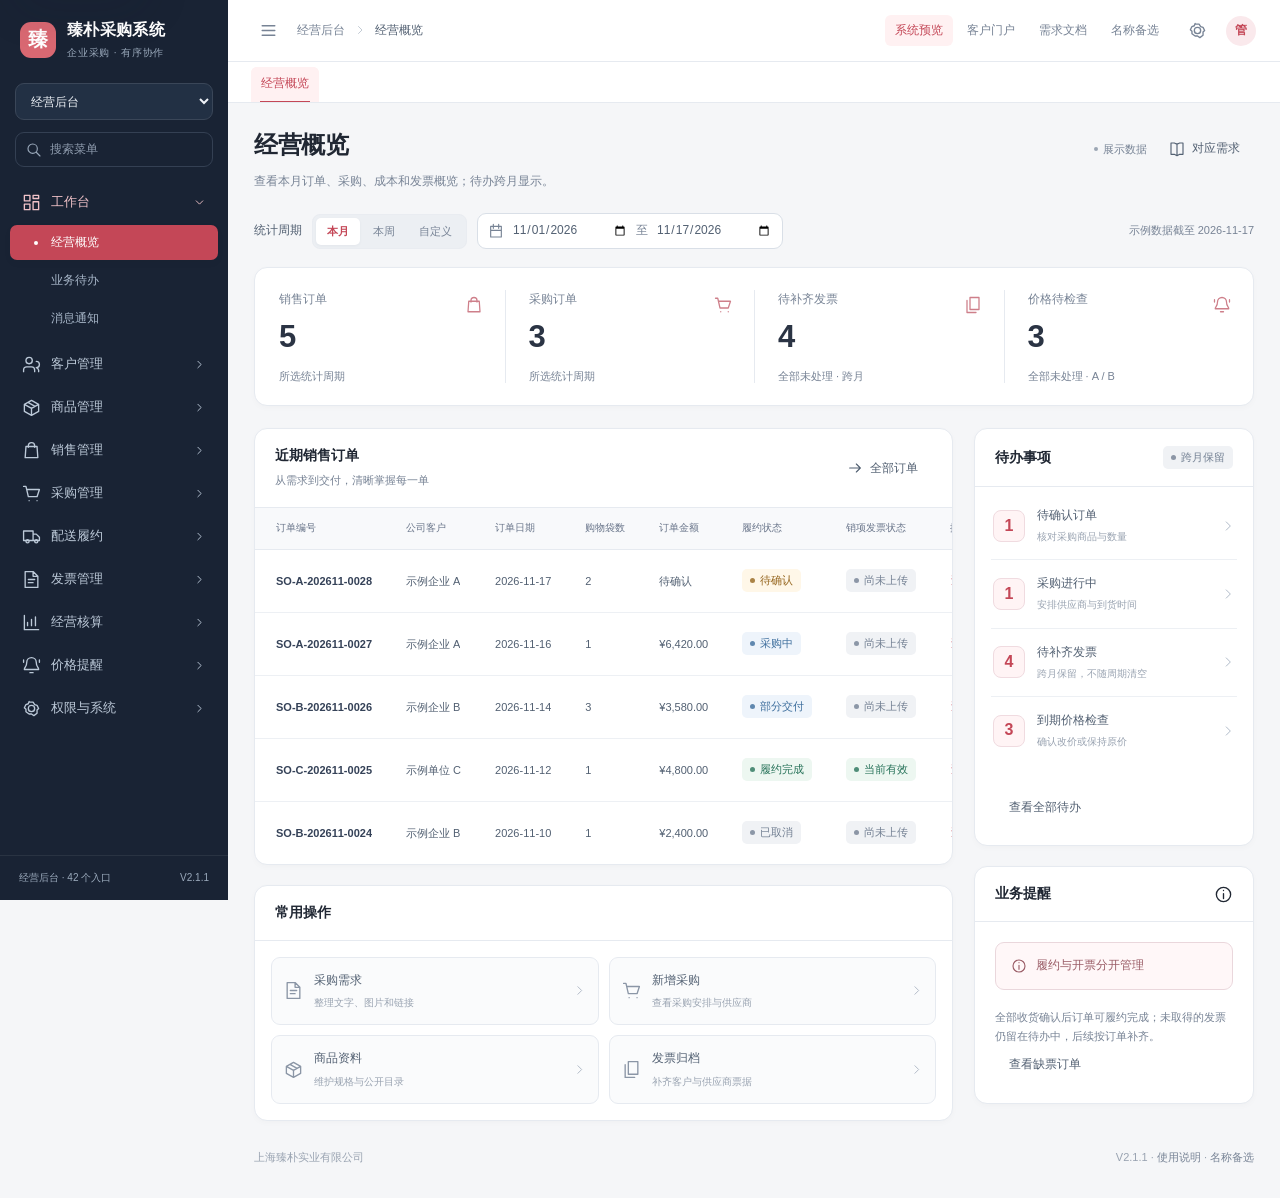
<file: index.html>
<!doctype html>
<html lang="zh-CN"><head><meta charset="utf-8"><meta name="viewport" content="width=device-width,initial-scale=1"><meta http-equiv="Content-Security-Policy" content="default-src 'none'; script-src 'self'; style-src 'self'; img-src 'self' data:; font-src 'self'; connect-src 'none'; object-src 'none'; base-uri 'none'; form-action 'none'; frame-src 'none'"><meta name="referrer" content="no-referrer"><meta name="color-scheme" content="light"><title>经营后台 · 臻朴采购系统</title><link rel="icon" href="assets/favicon.svg" type="image/svg+xml"><link rel="stylesheet" href="assets/app.50fc97037348.css"><script src="assets/admin.4c2ae5396f4f.js" defer></script></head><body class="" data-density="comfortable" data-reduced-motion="false"><div id="app"><main class="boot-placeholder"><h1>臻朴采购系统</h1><p>正在载入界面…</p><p>若长时间未显示，请确认 assets 文件夹与 HTML 一起上传。</p><a href="guide.html">查看使用说明</a></main></div><noscript><p>系统演示需要启用 JavaScript。需求文档可直接阅读。</p></noscript></body></html>
</file>
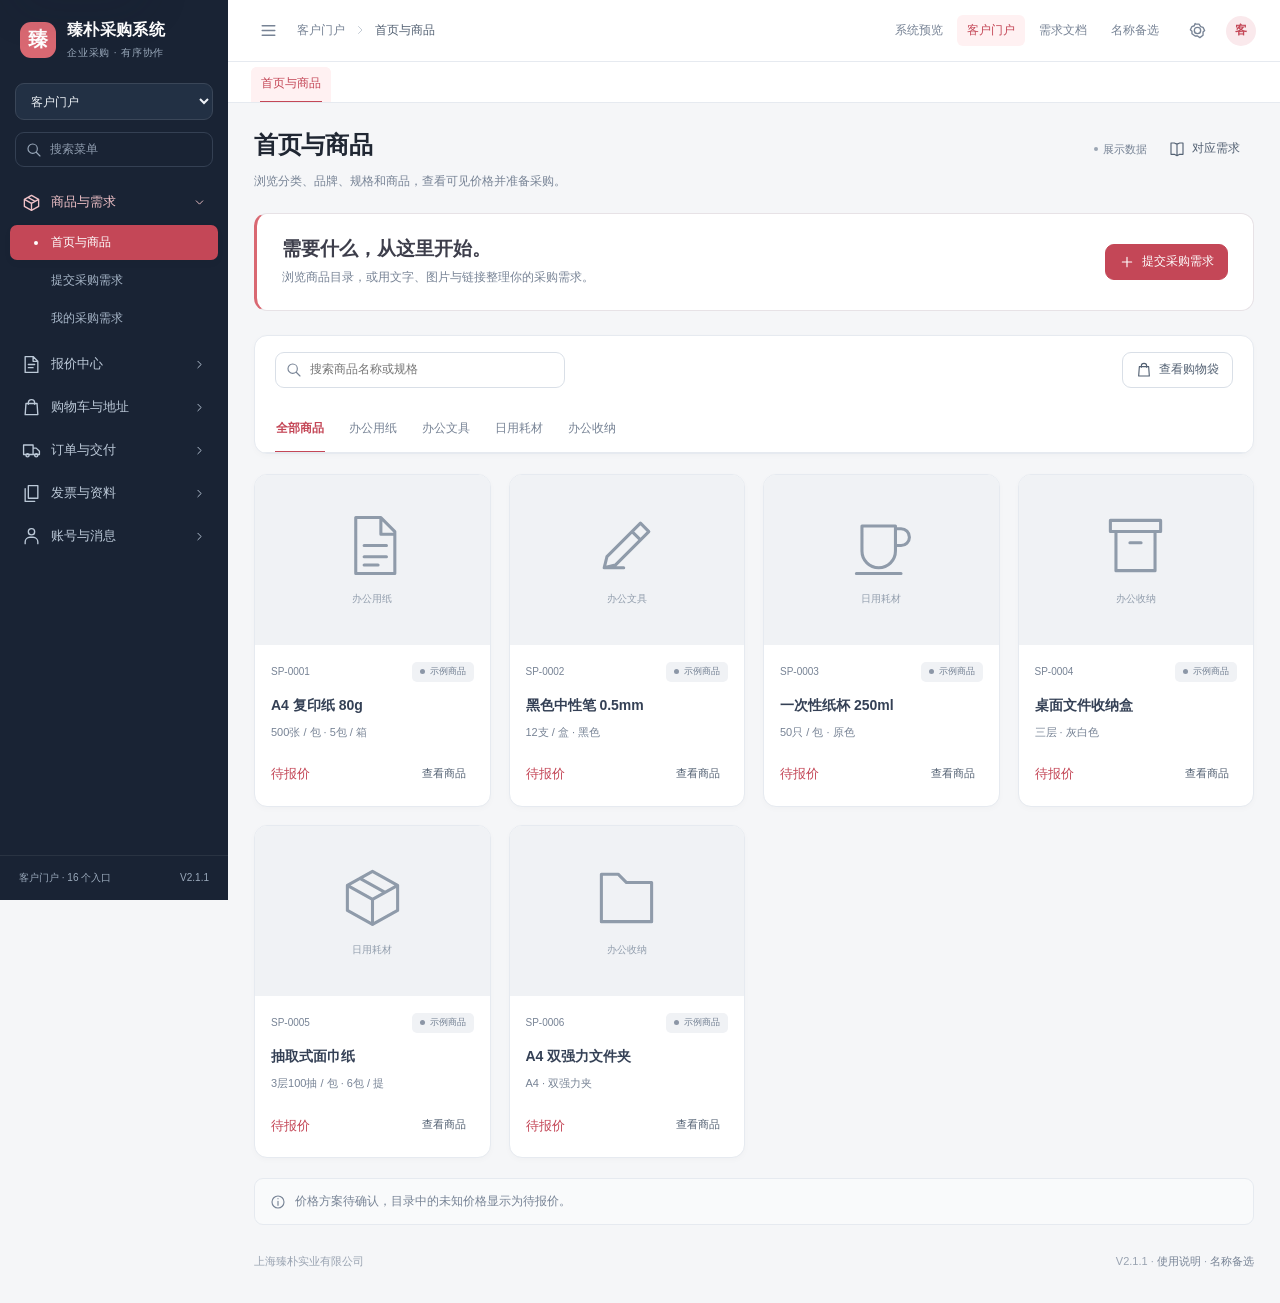
<file: client.html>
<!doctype html>
<html lang="zh-CN"><head><meta charset="utf-8"><meta name="viewport" content="width=device-width,initial-scale=1"><meta http-equiv="Content-Security-Policy" content="default-src 'none'; script-src 'self'; style-src 'self'; img-src 'self' data:; font-src 'self'; connect-src 'none'; object-src 'none'; base-uri 'none'; form-action 'none'; frame-src 'none'"><meta name="referrer" content="no-referrer"><meta name="color-scheme" content="light"><title>客户门户 · 臻朴采购系统</title><link rel="icon" href="assets/favicon.svg" type="image/svg+xml"><link rel="stylesheet" href="assets/app.50fc97037348.css"><script src="assets/client.4e885766b739.js" defer></script></head><body class="" data-density="comfortable" data-reduced-motion="false"><div id="app"><main class="boot-placeholder"><h1>臻朴采购系统</h1><p>正在载入界面…</p><p>若长时间未显示，请确认 assets 文件夹与 HTML 一起上传。</p><a href="guide.html">查看使用说明</a></main></div><noscript><p>系统演示需要启用 JavaScript。需求文档可直接阅读。</p></noscript></body></html>
</file>
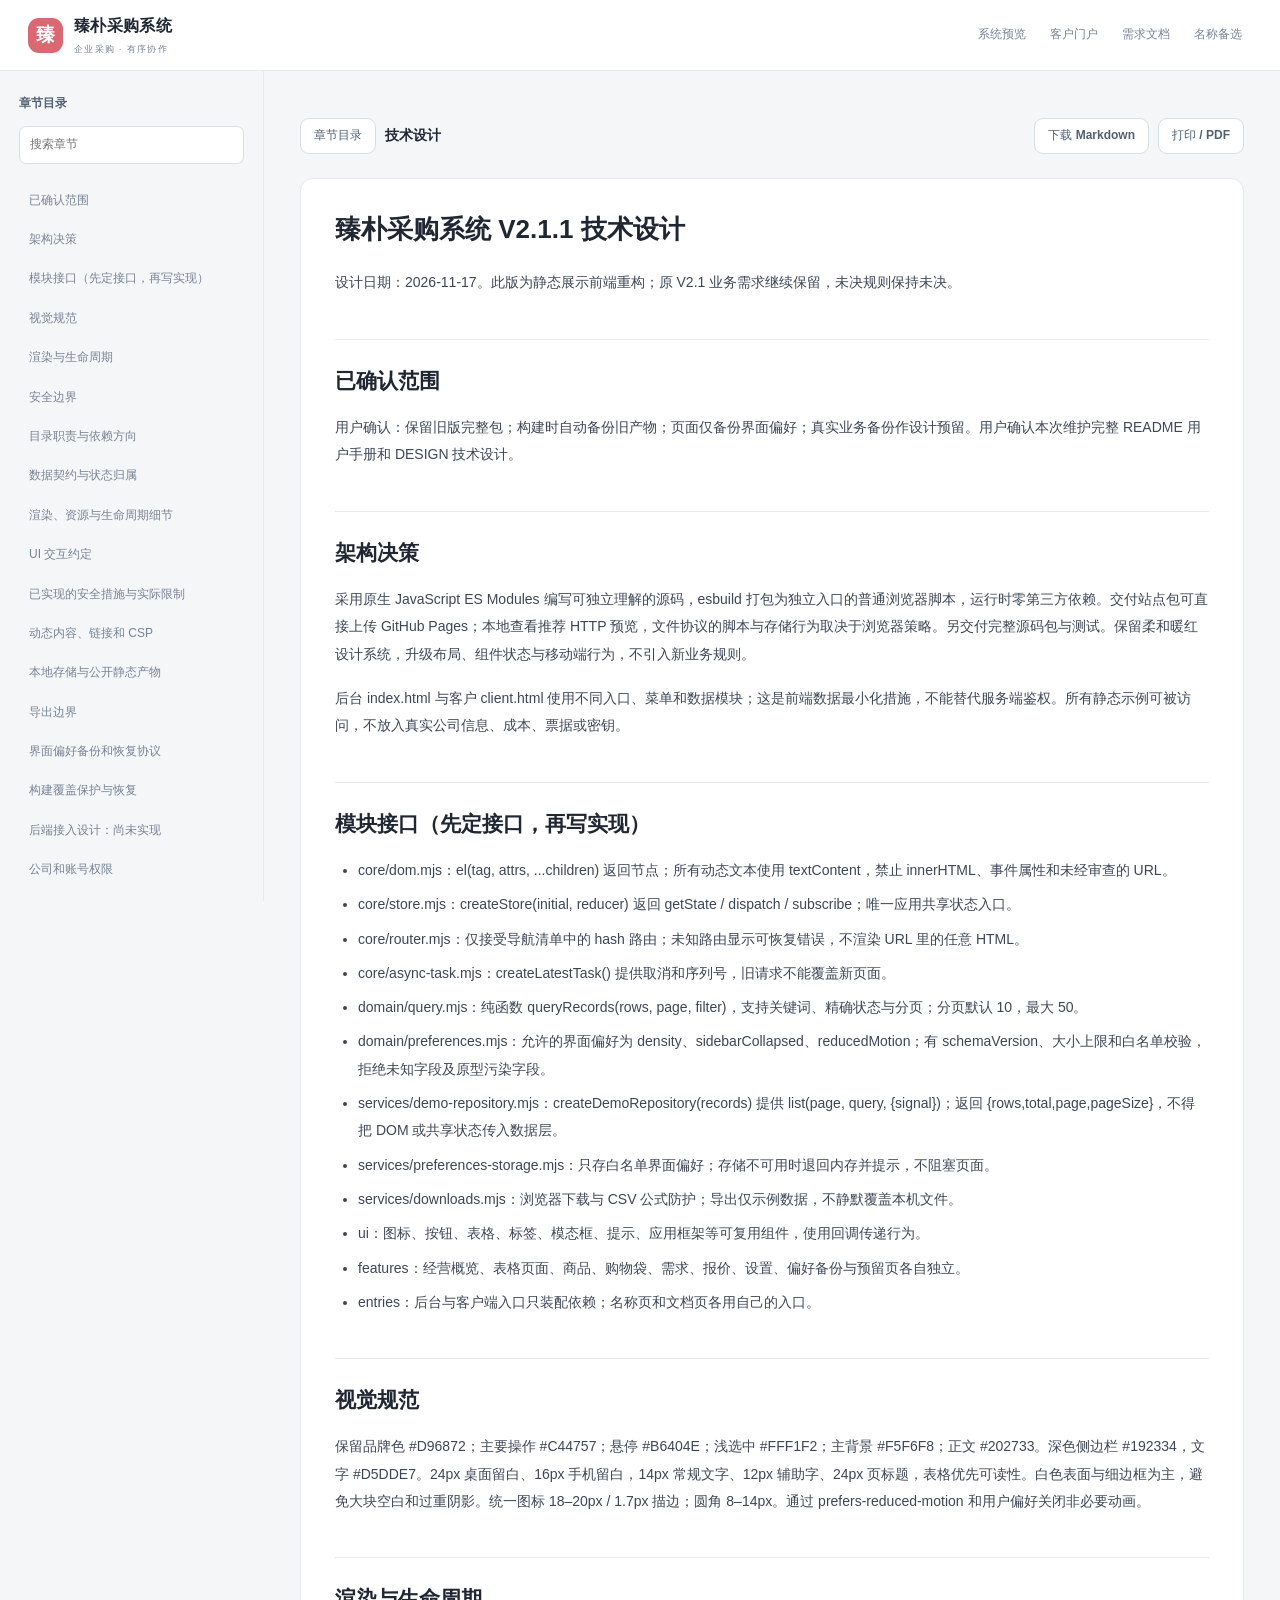
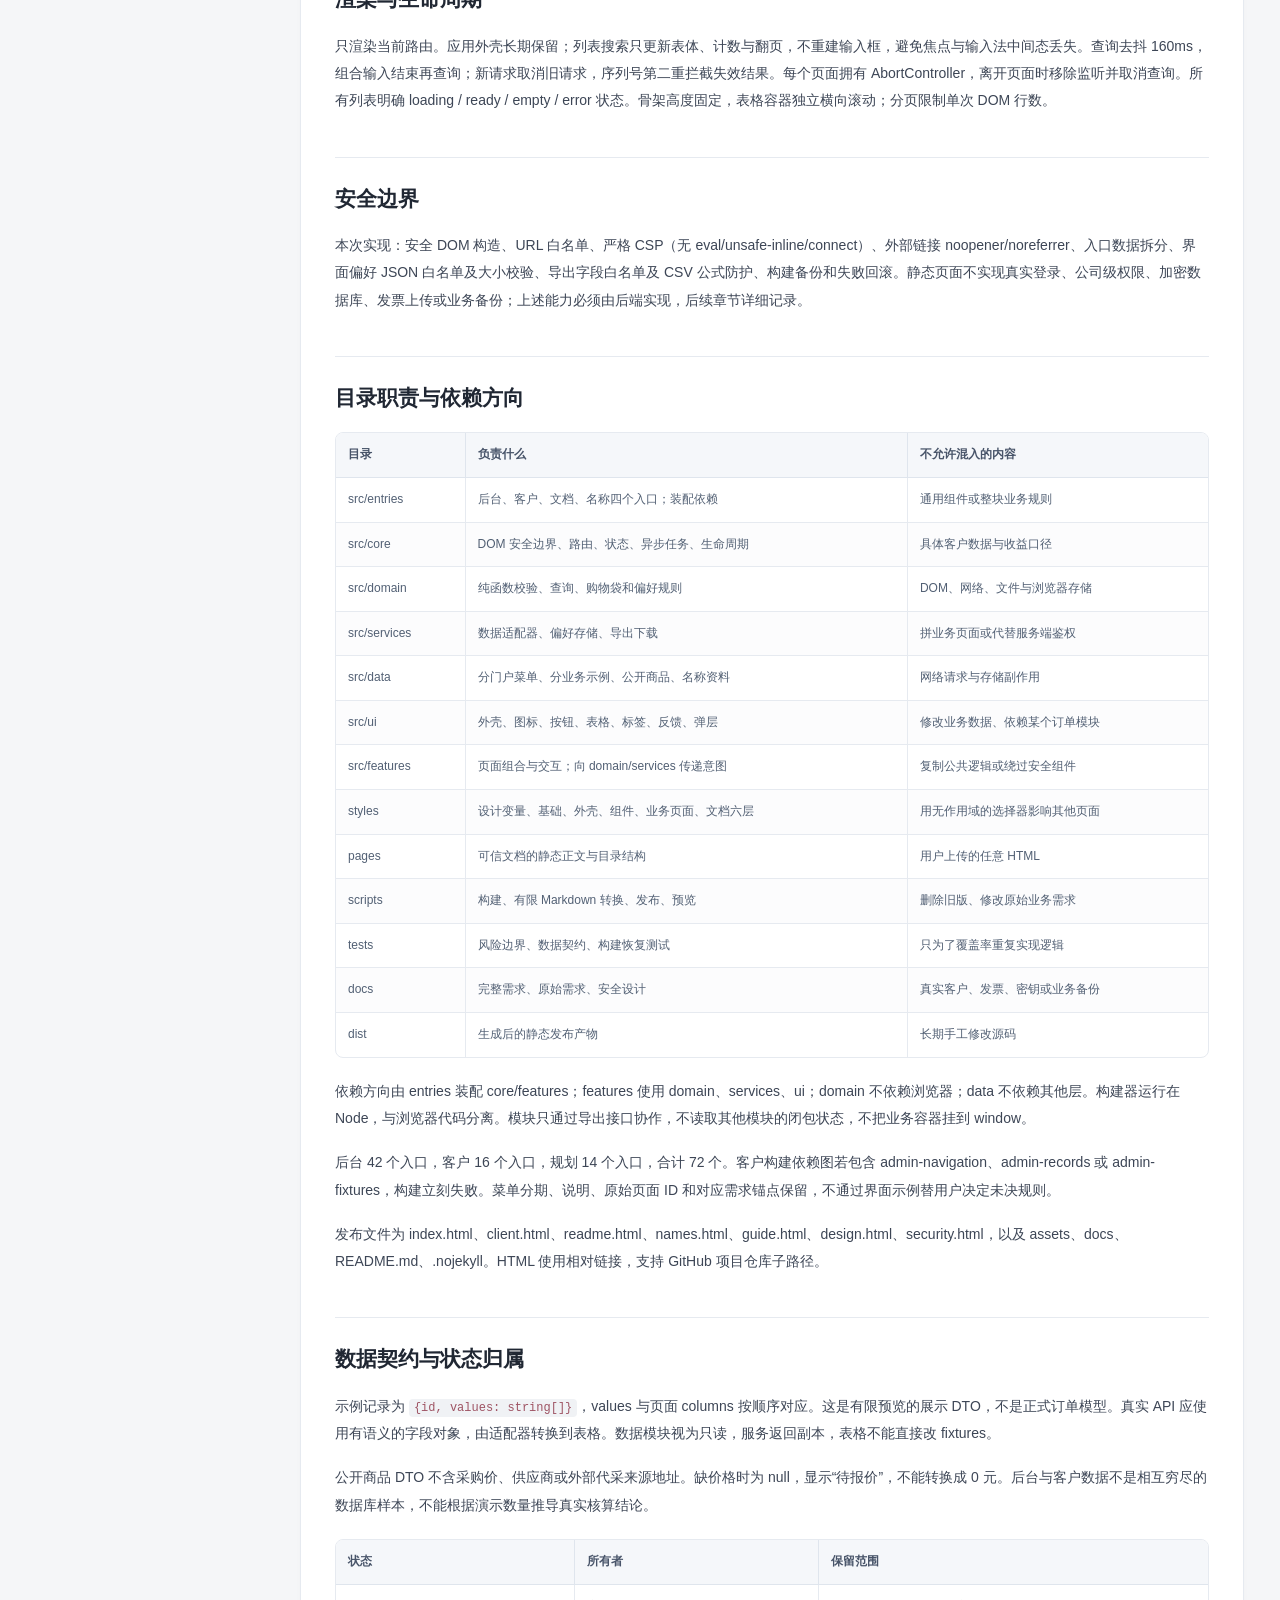
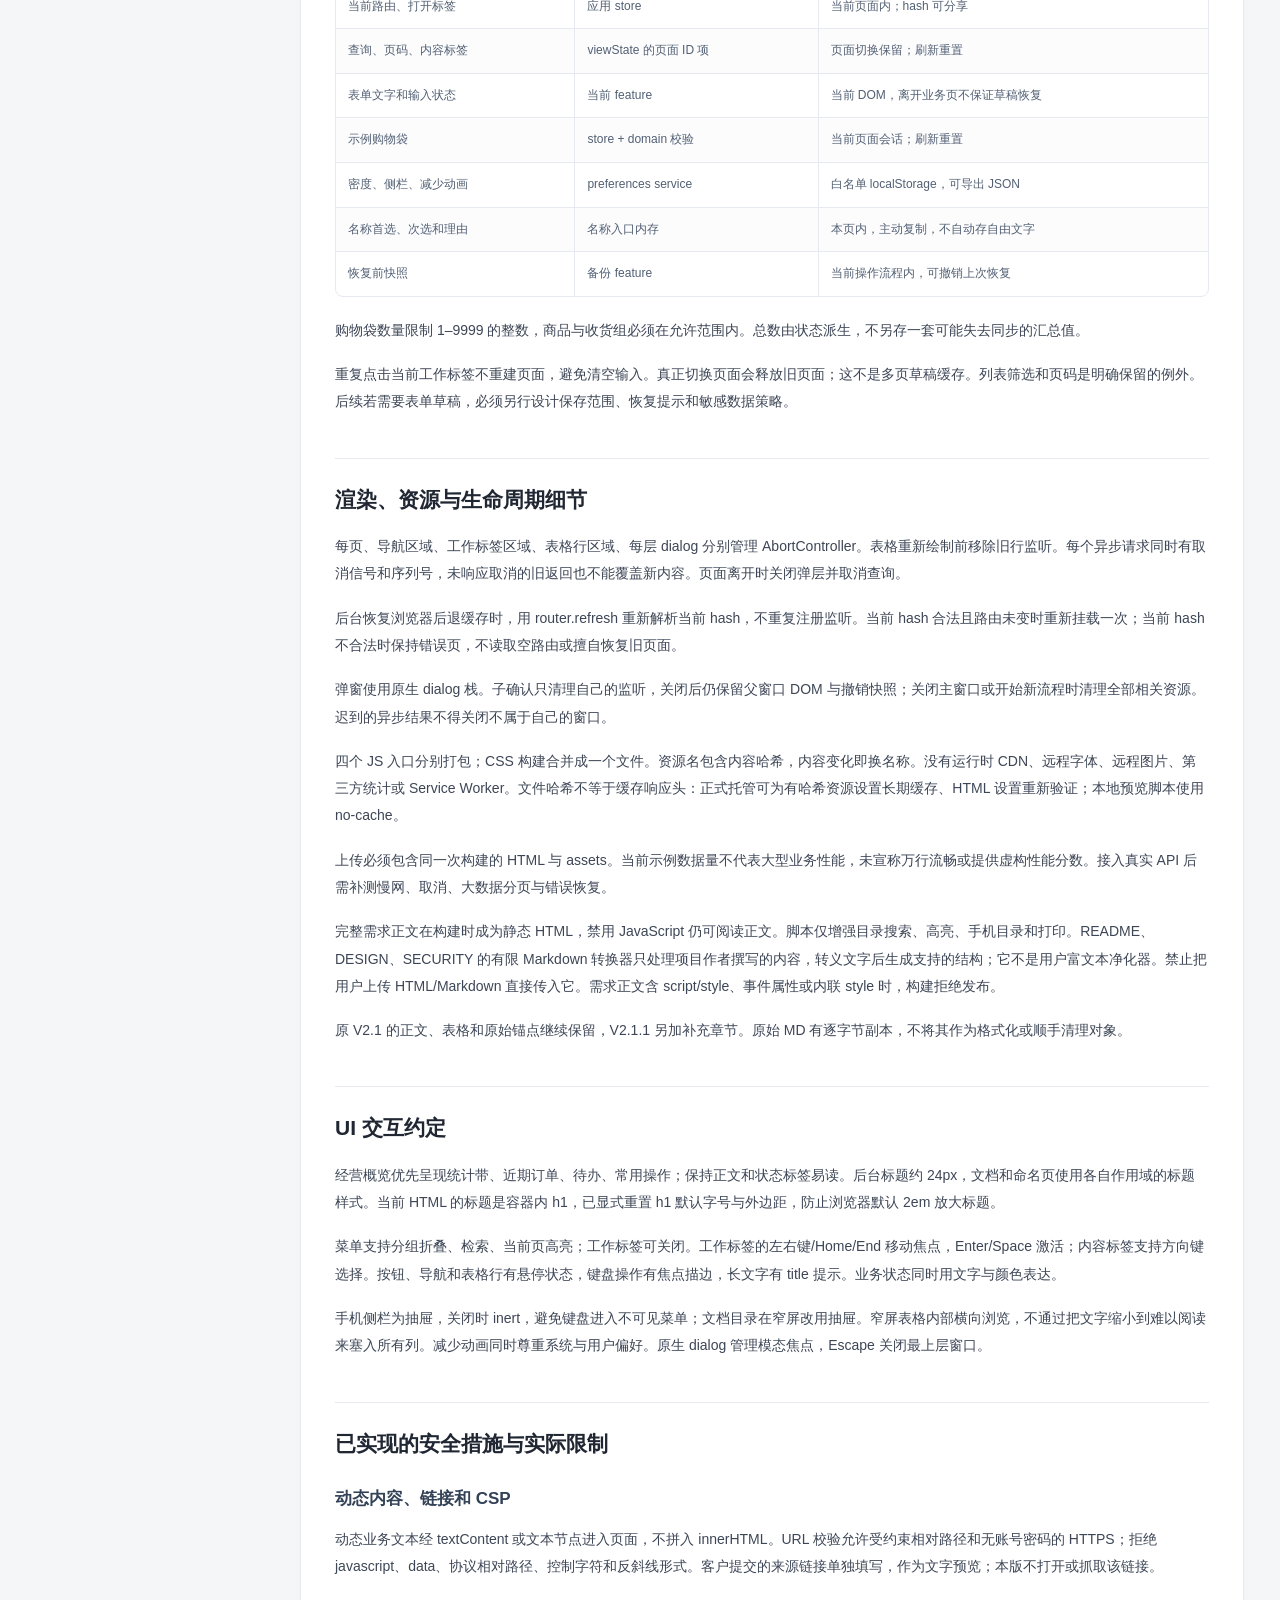
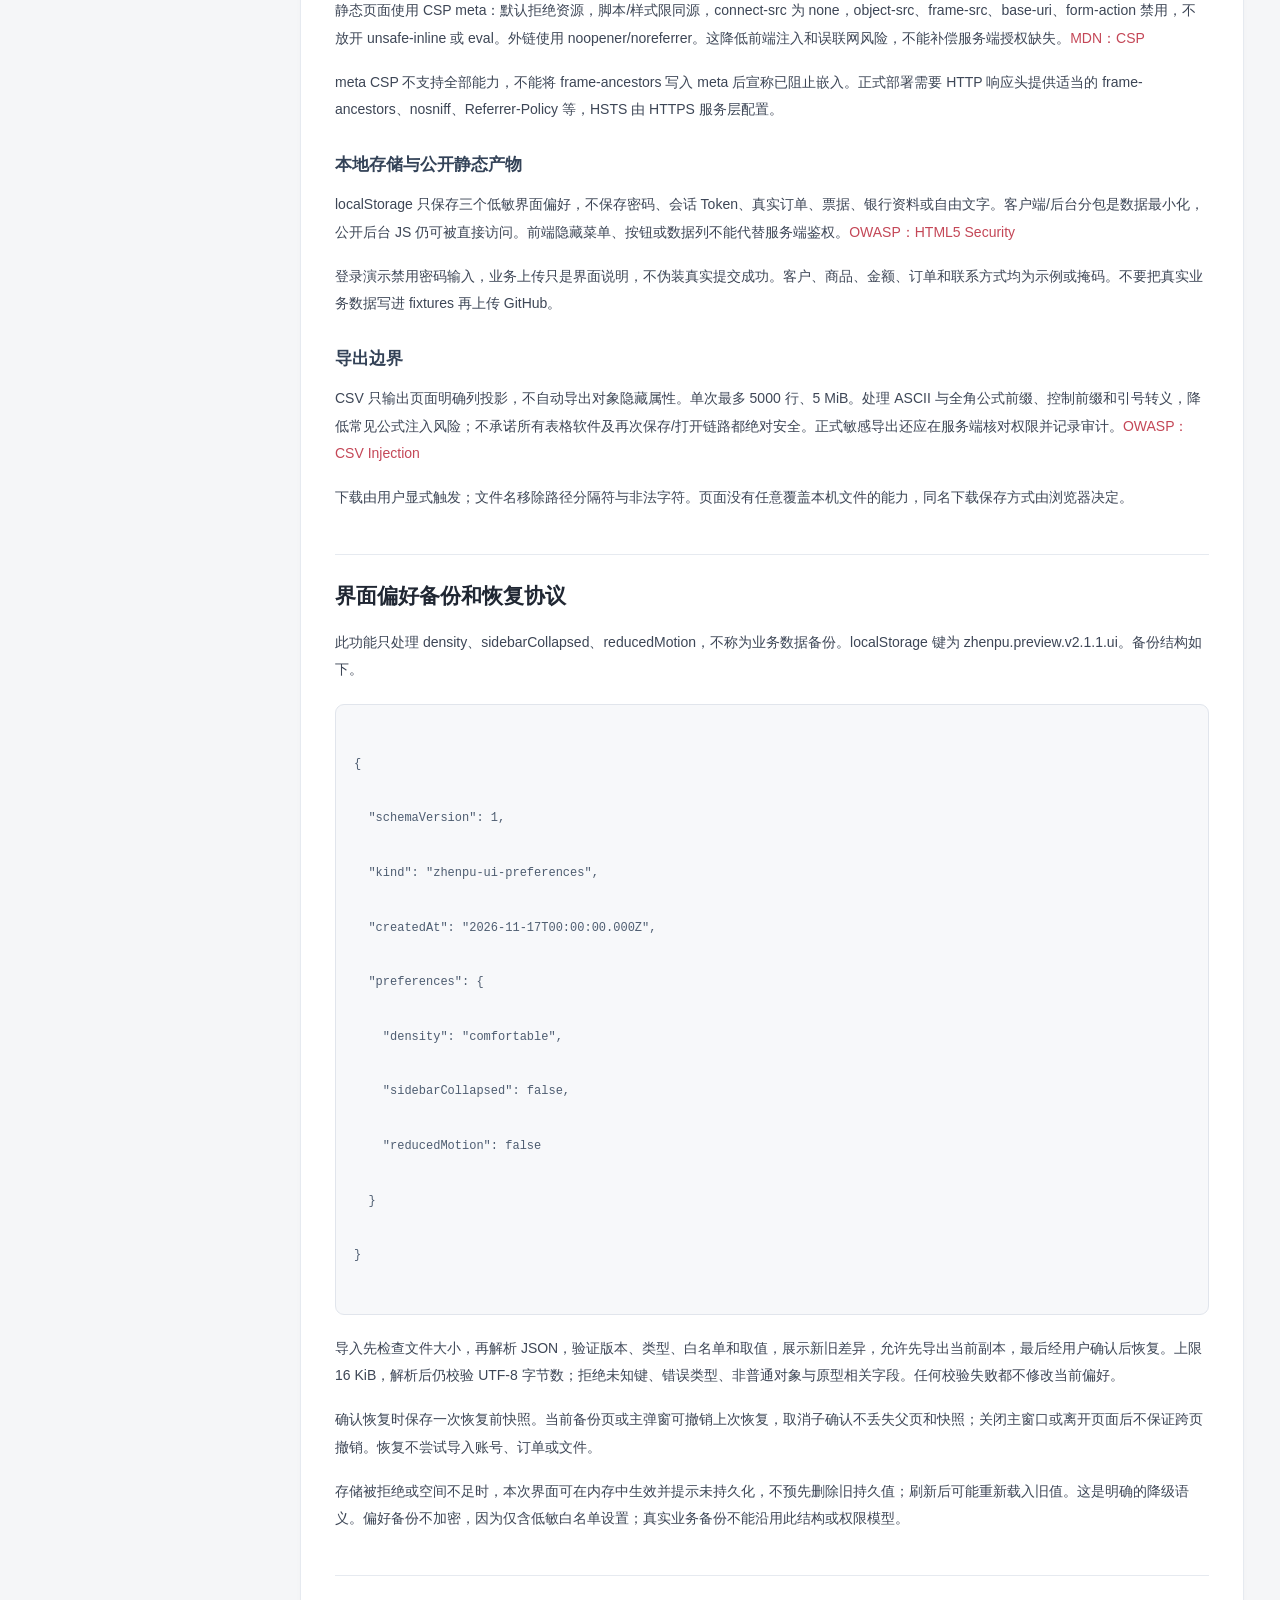
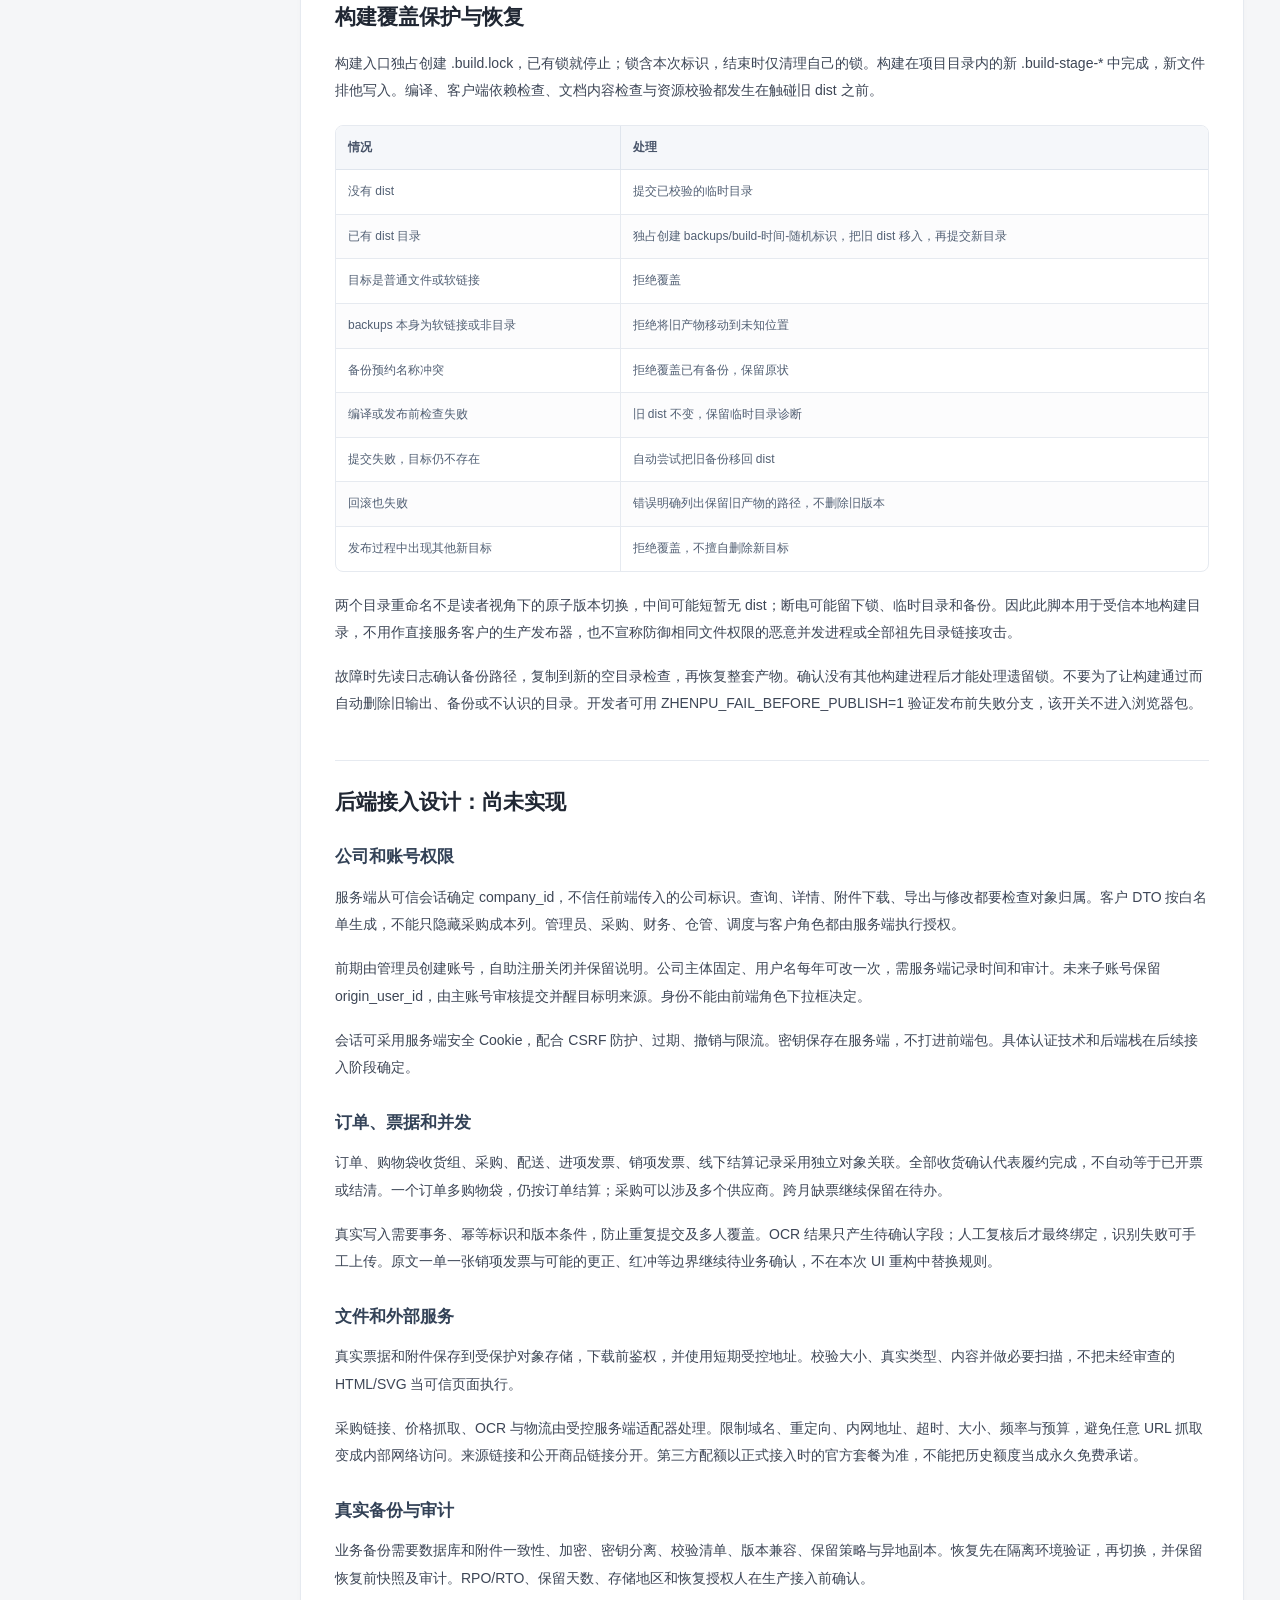
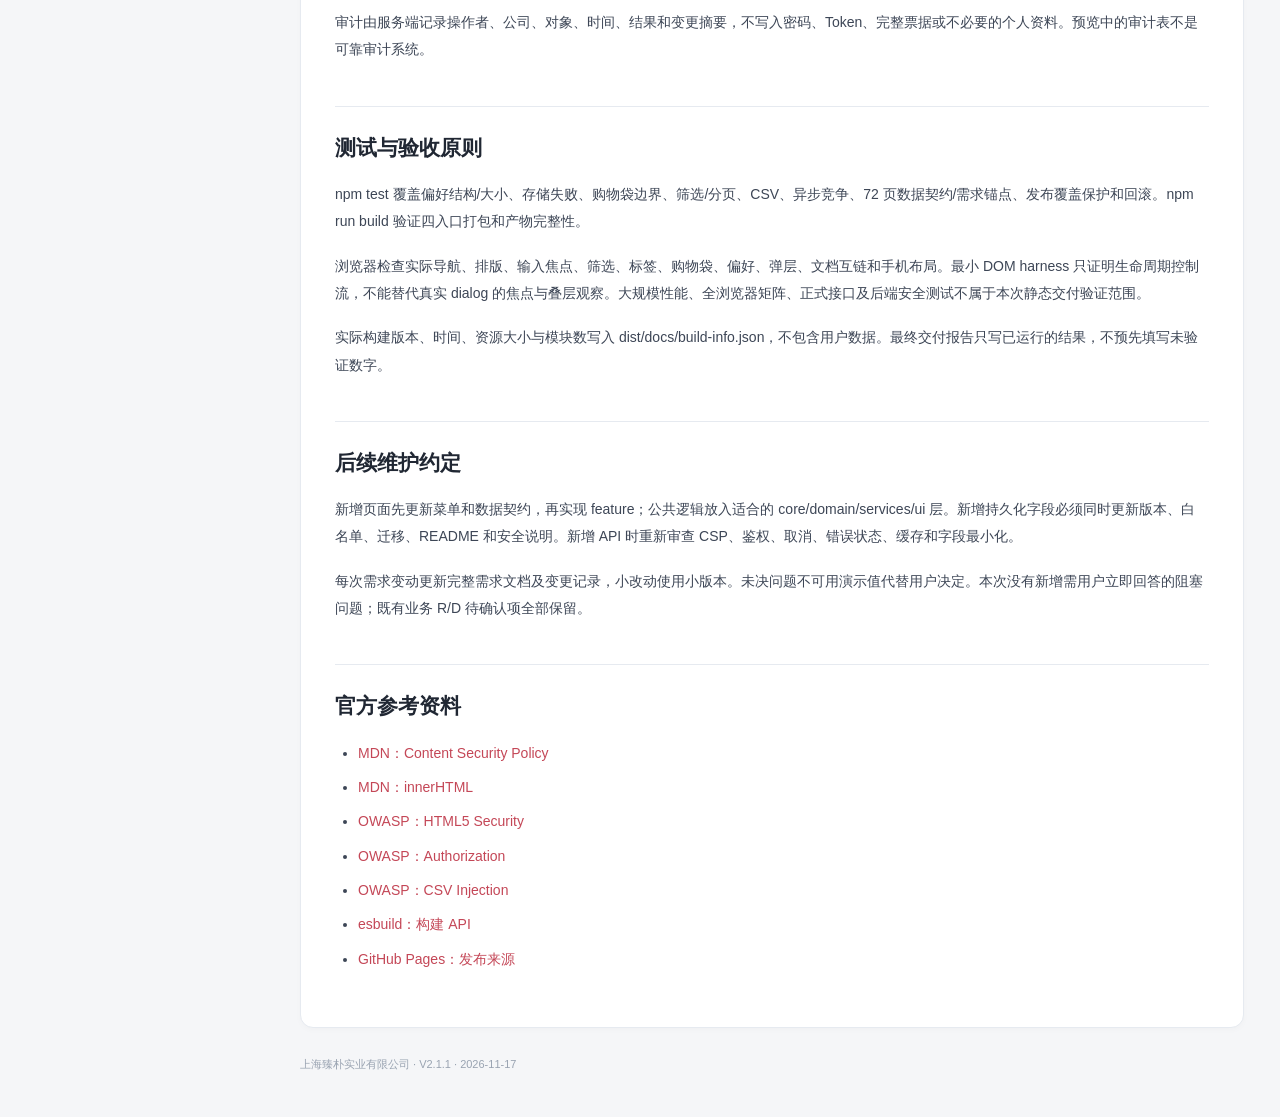
<file: design.html>
<!doctype html>
<html lang="zh-CN"><head><meta charset="utf-8"><meta name="viewport" content="width=device-width,initial-scale=1"><meta http-equiv="Content-Security-Policy" content="default-src 'none'; script-src 'self'; style-src 'self'; img-src 'self' data:; font-src 'self'; connect-src 'none'; object-src 'none'; base-uri 'none'; form-action 'none'; frame-src 'none'"><meta name="referrer" content="no-referrer"><meta name="color-scheme" content="light"><title>技术设计 · 臻朴采购系统</title><link rel="icon" href="assets/favicon.svg" type="image/svg+xml"><link rel="stylesheet" href="assets/app.50fc97037348.css"><script src="assets/document.5b05deb3772e.js" defer></script></head><body class="document-page" data-density="comfortable" data-reduced-motion="false"><header class="doc-topbar"><a class="brand" href="index.html"><span class="brand-mark">臻</span><span class="brand-copy"><strong class="brand-name">臻朴采购系统</strong><small class="brand-sub">企业采购 · 有序协作</small></span></a><nav class="site-links" aria-label="项目页面"><a href="index.html">系统预览</a><a href="client.html">客户门户</a><a href="readme.html">需求文档</a><a href="names.html">名称备选</a></nav></header><div class="doc-shell"><aside class="doc-sidebar" id="document-sidebar"><h2>章节目录</h2><input class="toc-search" type="search" maxlength="100" id="toc-search" placeholder="搜索章节" aria-label="搜索文档章节"><nav aria-label="章节目录"><a class="toc-link" data-level="2" href="#doc-section-2">已确认范围</a><a class="toc-link" data-level="2" href="#doc-section-3">架构决策</a><a class="toc-link" data-level="2" href="#doc-section-4">模块接口（先定接口，再写实现）</a><a class="toc-link" data-level="2" href="#doc-section-5">视觉规范</a><a class="toc-link" data-level="2" href="#doc-section-6">渲染与生命周期</a><a class="toc-link" data-level="2" href="#doc-section-7">安全边界</a><a class="toc-link" data-level="2" href="#doc-section-8">目录职责与依赖方向</a><a class="toc-link" data-level="2" href="#doc-section-9">数据契约与状态归属</a><a class="toc-link" data-level="2" href="#doc-section-10">渲染、资源与生命周期细节</a><a class="toc-link" data-level="2" href="#doc-section-11">UI 交互约定</a><a class="toc-link" data-level="2" href="#doc-section-12">已实现的安全措施与实际限制</a><a class="toc-link" data-level="3" href="#doc-section-13">动态内容、链接和 CSP</a><a class="toc-link" data-level="3" href="#doc-section-14">本地存储与公开静态产物</a><a class="toc-link" data-level="3" href="#doc-section-15">导出边界</a><a class="toc-link" data-level="2" href="#doc-section-16">界面偏好备份和恢复协议</a><a class="toc-link" data-level="2" href="#doc-section-17">构建覆盖保护与恢复</a><a class="toc-link" data-level="2" href="#doc-section-18">后端接入设计：尚未实现</a><a class="toc-link" data-level="3" href="#doc-section-19">公司和账号权限</a><a class="toc-link" data-level="3" href="#doc-section-20">订单、票据和并发</a><a class="toc-link" data-level="3" href="#doc-section-21">文件和外部服务</a><a class="toc-link" data-level="3" href="#doc-section-22">真实备份与审计</a><a class="toc-link" data-level="2" href="#doc-section-23">测试与验收原则</a><a class="toc-link" data-level="2" href="#doc-section-24">后续维护约定</a><a class="toc-link" data-level="2" href="#doc-section-25">官方参考资料</a></nav><a class="btn btn-ghost" href="guide.html">上传与使用说明</a><a class="btn btn-ghost" href="design.html">技术设计</a><a class="btn btn-ghost" href="security.html">安全与恢复设计</a></aside><button class="sidebar-backdrop" id="doc-backdrop" type="button" aria-label="关闭目录" tabindex="-1"></button><main class="doc-main" id="document-main"><div class="doc-toolbar"><button class="btn" id="toc-toggle" type="button" aria-controls="document-sidebar" aria-expanded="false">章节目录</button><strong>技术设计</strong><div class="toolbar-spacer"></div><a class="btn" href="docs/DESIGN.md" download>下载 Markdown</a><button class="btn" data-print type="button">打印 / PDF</button></div><article class="document-content"><h1 id="doc-section-1">臻朴采购系统 V2.1.1 技术设计</h1>
<p>设计日期：2026-11-17。此版为静态展示前端重构；原 V2.1 业务需求继续保留，未决规则保持未决。</p>
<h2 id="doc-section-2">已确认范围</h2>
<p>用户确认：保留旧版完整包；构建时自动备份旧产物；页面仅备份界面偏好；真实业务备份作设计预留。用户确认本次维护完整 README 用户手册和 DESIGN 技术设计。</p>
<h2 id="doc-section-3">架构决策</h2>
<p>采用原生 JavaScript ES Modules 编写可独立理解的源码，esbuild 打包为独立入口的普通浏览器脚本，运行时零第三方依赖。交付站点包可直接上传 GitHub Pages；本地查看推荐 HTTP 预览，文件协议的脚本与存储行为取决于浏览器策略。另交付完整源码包与测试。保留柔和暖红设计系统，升级布局、组件状态与移动端行为，不引入新业务规则。</p>
<p>后台 index.html 与客户 client.html 使用不同入口、菜单和数据模块；这是前端数据最小化措施，不能替代服务端鉴权。所有静态示例可被访问，不放入真实公司信息、成本、票据或密钥。</p>
<h2 id="doc-section-4">模块接口（先定接口，再写实现）</h2>
<ul>
<li>core/dom.mjs：el(tag, attrs, ...children) 返回节点；所有动态文本使用 textContent，禁止 innerHTML、事件属性和未经审查的 URL。</li>
<li>core/store.mjs：createStore(initial, reducer) 返回 getState / dispatch / subscribe；唯一应用共享状态入口。</li>
<li>core/router.mjs：仅接受导航清单中的 hash 路由；未知路由显示可恢复错误，不渲染 URL 里的任意 HTML。</li>
<li>core/async-task.mjs：createLatestTask() 提供取消和序列号，旧请求不能覆盖新页面。</li>
<li>domain/query.mjs：纯函数 queryRecords(rows, page, filter)，支持关键词、精确状态与分页；分页默认 10，最大 50。</li>
<li>domain/preferences.mjs：允许的界面偏好为 density、sidebarCollapsed、reducedMotion；有 schemaVersion、大小上限和白名单校验，拒绝未知字段及原型污染字段。</li>
<li>services/demo-repository.mjs：createDemoRepository(records) 提供 list(page, query, {signal})；返回 {rows,total,page,pageSize}，不得把 DOM 或共享状态传入数据层。</li>
<li>services/preferences-storage.mjs：只存白名单界面偏好；存储不可用时退回内存并提示，不阻塞页面。</li>
<li>services/downloads.mjs：浏览器下载与 CSV 公式防护；导出仅示例数据，不静默覆盖本机文件。</li>
<li>ui：图标、按钮、表格、标签、模态框、提示、应用框架等可复用组件，使用回调传递行为。</li>
<li>features：经营概览、表格页面、商品、购物袋、需求、报价、设置、偏好备份与预留页各自独立。</li>
<li>entries：后台与客户端入口只装配依赖；名称页和文档页各用自己的入口。</li>
</ul>
<h2 id="doc-section-5">视觉规范</h2>
<p>保留品牌色 #D96872；主要操作 #C44757；悬停 #B6404E；浅选中 #FFF1F2；主背景 #F5F6F8；正文 #202733。深色侧边栏 #192334，文字 #D5DDE7。24px 桌面留白、16px 手机留白，14px 常规文字、12px 辅助字、24px 页标题，表格优先可读性。白色表面与细边框为主，避免大块空白和过重阴影。统一图标 18–20px / 1.7px 描边；圆角 8–14px。通过 prefers-reduced-motion 和用户偏好关闭非必要动画。</p>
<h2 id="doc-section-6">渲染与生命周期</h2>
<p>只渲染当前路由。应用外壳长期保留；列表搜索只更新表体、计数与翻页，不重建输入框，避免焦点与输入法中间态丢失。查询去抖 160ms，组合输入结束再查询；新请求取消旧请求，序列号第二重拦截失效结果。每个页面拥有 AbortController，离开页面时移除监听并取消查询。所有列表明确 loading / ready / empty / error 状态。骨架高度固定，表格容器独立横向滚动；分页限制单次 DOM 行数。</p>
<h2 id="doc-section-7">安全边界</h2>
<p>本次实现：安全 DOM 构造、URL 白名单、严格 CSP（无 eval/unsafe-inline/connect）、外部链接 noopener/noreferrer、入口数据拆分、界面偏好 JSON 白名单及大小校验、导出字段白名单及 CSV 公式防护、构建备份和失败回滚。静态页面不实现真实登录、公司级权限、加密数据库、发票上传或业务备份；上述能力必须由后端实现，后续章节详细记录。</p>
<h2 id="doc-section-8">目录职责与依赖方向</h2>
<div class="table-scroll"><table><thead><tr><th>目录</th><th>负责什么</th><th>不允许混入的内容</th></tr></thead><tbody>
<tr><td>src/entries</td><td>后台、客户、文档、名称四个入口；装配依赖</td><td>通用组件或整块业务规则</td></tr>
<tr><td>src/core</td><td>DOM 安全边界、路由、状态、异步任务、生命周期</td><td>具体客户数据与收益口径</td></tr>
<tr><td>src/domain</td><td>纯函数校验、查询、购物袋和偏好规则</td><td>DOM、网络、文件与浏览器存储</td></tr>
<tr><td>src/services</td><td>数据适配器、偏好存储、导出下载</td><td>拼业务页面或代替服务端鉴权</td></tr>
<tr><td>src/data</td><td>分门户菜单、分业务示例、公开商品、名称资料</td><td>网络请求与存储副作用</td></tr>
<tr><td>src/ui</td><td>外壳、图标、按钮、表格、标签、反馈、弹层</td><td>修改业务数据、依赖某个订单模块</td></tr>
<tr><td>src/features</td><td>页面组合与交互；向 domain/services 传递意图</td><td>复制公共逻辑或绕过安全组件</td></tr>
<tr><td>styles</td><td>设计变量、基础、外壳、组件、业务页面、文档六层</td><td>用无作用域的选择器影响其他页面</td></tr>
<tr><td>pages</td><td>可信文档的静态正文与目录结构</td><td>用户上传的任意 HTML</td></tr>
<tr><td>scripts</td><td>构建、有限 Markdown 转换、发布、预览</td><td>删除旧版、修改原始业务需求</td></tr>
<tr><td>tests</td><td>风险边界、数据契约、构建恢复测试</td><td>只为了覆盖率重复实现逻辑</td></tr>
<tr><td>docs</td><td>完整需求、原始需求、安全设计</td><td>真实客户、发票、密钥或业务备份</td></tr>
<tr><td>dist</td><td>生成后的静态发布产物</td><td>长期手工修改源码</td></tr>
</tbody></table></div>
<p>依赖方向由 entries 装配 core/features；features 使用 domain、services、ui；domain 不依赖浏览器；data 不依赖其他层。构建器运行在 Node，与浏览器代码分离。模块只通过导出接口协作，不读取其他模块的闭包状态，不把业务容器挂到 window。</p>
<p>后台 42 个入口，客户 16 个入口，规划 14 个入口，合计 72 个。客户构建依赖图若包含 admin-navigation、admin-records 或 admin-fixtures，构建立刻失败。菜单分期、说明、原始页面 ID 和对应需求锚点保留，不通过界面示例替用户决定未决规则。</p>
<p>发布文件为 index.html、client.html、readme.html、names.html、guide.html、design.html、security.html，以及 assets、docs、README.md、.nojekyll。HTML 使用相对链接，支持 GitHub 项目仓库子路径。</p>
<h2 id="doc-section-9">数据契约与状态归属</h2>
<p>示例记录为 <code>{id, values: string[]}</code>，values 与页面 columns 按顺序对应。这是有限预览的展示 DTO，不是正式订单模型。真实 API 应使用有语义的字段对象，由适配器转换到表格。数据模块视为只读，服务返回副本，表格不能直接改 fixtures。</p>
<p>公开商品 DTO 不含采购价、供应商或外部代采来源地址。缺价格时为 null，显示“待报价”，不能转换成 0 元。后台与客户数据不是相互穷尽的数据库样本，不能根据演示数量推导真实核算结论。</p>
<div class="table-scroll"><table><thead><tr><th>状态</th><th>所有者</th><th>保留范围</th></tr></thead><tbody>
<tr><td>当前路由、打开标签</td><td>应用 store</td><td>当前页面内；hash 可分享</td></tr>
<tr><td>查询、页码、内容标签</td><td>viewState 的页面 ID 项</td><td>页面切换保留；刷新重置</td></tr>
<tr><td>表单文字和输入状态</td><td>当前 feature</td><td>当前 DOM，离开业务页不保证草稿恢复</td></tr>
<tr><td>示例购物袋</td><td>store + domain 校验</td><td>当前页面会话；刷新重置</td></tr>
<tr><td>密度、侧栏、减少动画</td><td>preferences service</td><td>白名单 localStorage，可导出 JSON</td></tr>
<tr><td>名称首选、次选和理由</td><td>名称入口内存</td><td>本页内，主动复制，不自动存自由文字</td></tr>
<tr><td>恢复前快照</td><td>备份 feature</td><td>当前操作流程内，可撤销上次恢复</td></tr>
</tbody></table></div>
<p>购物袋数量限制 1–9999 的整数，商品与收货组必须在允许范围内。总数由状态派生，不另存一套可能失去同步的汇总值。</p>
<p>重复点击当前工作标签不重建页面，避免清空输入。真正切换页面会释放旧页面；这不是多页草稿缓存。列表筛选和页码是明确保留的例外。后续若需要表单草稿，必须另行设计保存范围、恢复提示和敏感数据策略。</p>
<h2 id="doc-section-10">渲染、资源与生命周期细节</h2>
<p>每页、导航区域、工作标签区域、表格行区域、每层 dialog 分别管理 AbortController。表格重新绘制前移除旧行监听。每个异步请求同时有取消信号和序列号，未响应取消的旧返回也不能覆盖新内容。页面离开时关闭弹层并取消查询。</p>
<p>后台恢复浏览器后退缓存时，用 router.refresh 重新解析当前 hash，不重复注册监听。当前 hash 合法且路由未变时重新挂载一次；当前 hash 不合法时保持错误页，不读取空路由或擅自恢复旧页面。</p>
<p>弹窗使用原生 dialog 栈。子确认只清理自己的监听，关闭后仍保留父窗口 DOM 与撤销快照；关闭主窗口或开始新流程时清理全部相关资源。迟到的异步结果不得关闭不属于自己的窗口。</p>
<p>四个 JS 入口分别打包；CSS 构建合并成一个文件。资源名包含内容哈希，内容变化即换名称。没有运行时 CDN、远程字体、远程图片、第三方统计或 Service Worker。文件哈希不等于缓存响应头：正式托管可为有哈希资源设置长期缓存、HTML 设置重新验证；本地预览脚本使用 no-cache。</p>
<p>上传必须包含同一次构建的 HTML 与 assets。当前示例数据量不代表大型业务性能，未宣称万行流畅或提供虚构性能分数。接入真实 API 后需补测慢网、取消、大数据分页与错误恢复。</p>
<p>完整需求正文在构建时成为静态 HTML，禁用 JavaScript 仍可阅读正文。脚本仅增强目录搜索、高亮、手机目录和打印。README、DESIGN、SECURITY 的有限 Markdown 转换器只处理项目作者撰写的内容，转义文字后生成支持的结构；它不是用户富文本净化器。禁止把用户上传 HTML/Markdown 直接传入它。需求正文含 script/style、事件属性或内联 style 时，构建拒绝发布。</p>
<p>原 V2.1 的正文、表格和原始锚点继续保留，V2.1.1 另加补充章节。原始 MD 有逐字节副本，不将其作为格式化或顺手清理对象。</p>
<h2 id="doc-section-11">UI 交互约定</h2>
<p>经营概览优先呈现统计带、近期订单、待办、常用操作；保持正文和状态标签易读。后台标题约 24px，文档和命名页使用各自作用域的标题样式。当前 HTML 的标题是容器内 h1，已显式重置 h1 默认字号与外边距，防止浏览器默认 2em 放大标题。</p>
<p>菜单支持分组折叠、检索、当前页高亮；工作标签可关闭。工作标签的左右键/Home/End 移动焦点，Enter/Space 激活；内容标签支持方向键选择。按钮、导航和表格行有悬停状态，键盘操作有焦点描边，长文字有 title 提示。业务状态同时用文字与颜色表达。</p>
<p>手机侧栏为抽屉，关闭时 inert，避免键盘进入不可见菜单；文档目录在窄屏改用抽屉。窄屏表格内部横向浏览，不通过把文字缩小到难以阅读来塞入所有列。减少动画同时尊重系统与用户偏好。原生 dialog 管理模态焦点，Escape 关闭最上层窗口。</p>
<h2 id="doc-section-12">已实现的安全措施与实际限制</h2>
<h3 id="doc-section-13">动态内容、链接和 CSP</h3>
<p>动态业务文本经 textContent 或文本节点进入页面，不拼入 innerHTML。URL 校验允许受约束相对路径和无账号密码的 HTTPS；拒绝 javascript、data、协议相对路径、控制字符和反斜线形式。客户提交的来源链接单独填写，作为文字预览；本版不打开或抓取该链接。</p>
<p>静态页面使用 CSP meta：默认拒绝资源，脚本/样式限同源，connect-src 为 none，object-src、frame-src、base-uri、form-action 禁用，不放开 unsafe-inline 或 eval。外链使用 noopener/noreferrer。这降低前端注入和误联网风险，不能补偿服务端授权缺失。<a href="https://developer.mozilla.org/en-US/docs/Web/HTTP/Guides/CSP" target="_blank" rel="noopener noreferrer">MDN：CSP</a></p>
<p>meta CSP 不支持全部能力，不能将 frame-ancestors 写入 meta 后宣称已阻止嵌入。正式部署需要 HTTP 响应头提供适当的 frame-ancestors、nosniff、Referrer-Policy 等，HSTS 由 HTTPS 服务层配置。</p>
<h3 id="doc-section-14">本地存储与公开静态产物</h3>
<p>localStorage 只保存三个低敏界面偏好，不保存密码、会话 Token、真实订单、票据、银行资料或自由文字。客户端/后台分包是数据最小化，公开后台 JS 仍可被直接访问。前端隐藏菜单、按钮或数据列不能代替服务端鉴权。<a href="https://cheatsheetseries.owasp.org/cheatsheets/HTML5_Security_Cheat_Sheet.html" target="_blank" rel="noopener noreferrer">OWASP：HTML5 Security</a></p>
<p>登录演示禁用密码输入，业务上传只是界面说明，不伪装真实提交成功。客户、商品、金额、订单和联系方式均为示例或掩码。不要把真实业务数据写进 fixtures 再上传 GitHub。</p>
<h3 id="doc-section-15">导出边界</h3>
<p>CSV 只输出页面明确列投影，不自动导出对象隐藏属性。单次最多 5000 行、5 MiB。处理 ASCII 与全角公式前缀、控制前缀和引号转义，降低常见公式注入风险；不承诺所有表格软件及再次保存/打开链路都绝对安全。正式敏感导出还应在服务端核对权限并记录审计。<a href="https://owasp.org/www-community/attacks/CSV_Injection" target="_blank" rel="noopener noreferrer">OWASP：CSV Injection</a></p>
<p>下载由用户显式触发；文件名移除路径分隔符与非法字符。页面没有任意覆盖本机文件的能力，同名下载保存方式由浏览器决定。</p>
<h2 id="doc-section-16">界面偏好备份和恢复协议</h2>
<p>此功能只处理 density、sidebarCollapsed、reducedMotion，不称为业务数据备份。localStorage 键为 zhenpu.preview.v2.1.1.ui。备份结构如下。</p>
<pre><code>
{

  &quot;schemaVersion&quot;: 1,

  &quot;kind&quot;: &quot;zhenpu-ui-preferences&quot;,

  &quot;createdAt&quot;: &quot;2026-11-17T00:00:00.000Z&quot;,

  &quot;preferences&quot;: {

    &quot;density&quot;: &quot;comfortable&quot;,

    &quot;sidebarCollapsed&quot;: false,

    &quot;reducedMotion&quot;: false

  }

}

</code></pre>
<p>导入先检查文件大小，再解析 JSON，验证版本、类型、白名单和取值，展示新旧差异，允许先导出当前副本，最后经用户确认后恢复。上限 16 KiB，解析后仍校验 UTF-8 字节数；拒绝未知键、错误类型、非普通对象与原型相关字段。任何校验失败都不修改当前偏好。</p>
<p>确认恢复时保存一次恢复前快照。当前备份页或主弹窗可撤销上次恢复，取消子确认不丢失父页和快照；关闭主窗口或离开页面后不保证跨页撤销。恢复不尝试导入账号、订单或文件。</p>
<p>存储被拒绝或空间不足时，本次界面可在内存中生效并提示未持久化，不预先删除旧持久值；刷新后可能重新载入旧值。这是明确的降级语义。偏好备份不加密，因为仅含低敏白名单设置；真实业务备份不能沿用此结构或权限模型。</p>
<h2 id="doc-section-17">构建覆盖保护与恢复</h2>
<p>构建入口独占创建 .build.lock，已有锁就停止；锁含本次标识，结束时仅清理自己的锁。构建在项目目录内的新 .build-stage-* 中完成，新文件排他写入。编译、客户端依赖检查、文档内容检查与资源校验都发生在触碰旧 dist 之前。</p>
<div class="table-scroll"><table><thead><tr><th>情况</th><th>处理</th></tr></thead><tbody>
<tr><td>没有 dist</td><td>提交已校验的临时目录</td></tr>
<tr><td>已有 dist 目录</td><td>独占创建 backups/build-时间-随机标识，把旧 dist 移入，再提交新目录</td></tr>
<tr><td>目标是普通文件或软链接</td><td>拒绝覆盖</td></tr>
<tr><td>backups 本身为软链接或非目录</td><td>拒绝将旧产物移动到未知位置</td></tr>
<tr><td>备份预约名称冲突</td><td>拒绝覆盖已有备份，保留原状</td></tr>
<tr><td>编译或发布前检查失败</td><td>旧 dist 不变，保留临时目录诊断</td></tr>
<tr><td>提交失败，目标仍不存在</td><td>自动尝试把旧备份移回 dist</td></tr>
<tr><td>回滚也失败</td><td>错误明确列出保留旧产物的路径，不删除旧版本</td></tr>
<tr><td>发布过程中出现其他新目标</td><td>拒绝覆盖，不擅自删除新目标</td></tr>
</tbody></table></div>
<p>两个目录重命名不是读者视角下的原子版本切换，中间可能短暂无 dist；断电可能留下锁、临时目录和备份。因此此脚本用于受信本地构建目录，不用作直接服务客户的生产发布器，也不宣称防御相同文件权限的恶意并发进程或全部祖先目录链接攻击。</p>
<p>故障时先读日志确认备份路径，复制到新的空目录检查，再恢复整套产物。确认没有其他构建进程后才能处理遗留锁。不要为了让构建通过而自动删除旧输出、备份或不认识的目录。开发者可用 ZHENPU_FAIL_BEFORE_PUBLISH=1 验证发布前失败分支，该开关不进入浏览器包。</p>
<h2 id="doc-section-18">后端接入设计：尚未实现</h2>
<h3 id="doc-section-19">公司和账号权限</h3>
<p>服务端从可信会话确定 company_id，不信任前端传入的公司标识。查询、详情、附件下载、导出与修改都要检查对象归属。客户 DTO 按白名单生成，不能只隐藏采购成本列。管理员、采购、财务、仓管、调度与客户角色都由服务端执行授权。</p>
<p>前期由管理员创建账号，自助注册关闭并保留说明。公司主体固定、用户名每年可改一次，需服务端记录时间和审计。未来子账号保留 origin_user_id，由主账号审核提交并醒目标明来源。身份不能由前端角色下拉框决定。</p>
<p>会话可采用服务端安全 Cookie，配合 CSRF 防护、过期、撤销与限流。密钥保存在服务端，不打进前端包。具体认证技术和后端栈在后续接入阶段确定。</p>
<h3 id="doc-section-20">订单、票据和并发</h3>
<p>订单、购物袋收货组、采购、配送、进项发票、销项发票、线下结算记录采用独立对象关联。全部收货确认代表履约完成，不自动等于已开票或结清。一个订单多购物袋，仍按订单结算；采购可以涉及多个供应商。跨月缺票继续保留在待办。</p>
<p>真实写入需要事务、幂等标识和版本条件，防止重复提交及多人覆盖。OCR 结果只产生待确认字段；人工复核后才最终绑定，识别失败可手工上传。原文一单一张销项发票与可能的更正、红冲等边界继续待业务确认，不在本次 UI 重构中替换规则。</p>
<h3 id="doc-section-21">文件和外部服务</h3>
<p>真实票据和附件保存到受保护对象存储，下载前鉴权，并使用短期受控地址。校验大小、真实类型、内容并做必要扫描，不把未经审查的 HTML/SVG 当可信页面执行。</p>
<p>采购链接、价格抓取、OCR 与物流由受控服务端适配器处理。限制域名、重定向、内网地址、超时、大小、频率与预算，避免任意 URL 抓取变成内部网络访问。来源链接和公开商品链接分开。第三方配额以正式接入时的官方套餐为准，不能把历史额度当成永久免费承诺。</p>
<h3 id="doc-section-22">真实备份与审计</h3>
<p>业务备份需要数据库和附件一致性、加密、密钥分离、校验清单、版本兼容、保留策略与异地副本。恢复先在隔离环境验证，再切换，并保留恢复前快照及审计。RPO/RTO、保留天数、存储地区和恢复授权人在生产接入前确认。</p>
<p>审计由服务端记录操作者、公司、对象、时间、结果和变更摘要，不写入密码、Token、完整票据或不必要的个人资料。预览中的审计表不是可靠审计系统。</p>
<h2 id="doc-section-23">测试与验收原则</h2>
<p>npm test 覆盖偏好结构/大小、存储失败、购物袋边界、筛选/分页、CSV、异步竞争、72 页数据契约/需求锚点、发布覆盖保护和回滚。npm run build 验证四入口打包和产物完整性。</p>
<p>浏览器检查实际导航、排版、输入焦点、筛选、标签、购物袋、偏好、弹层、文档互链和手机布局。最小 DOM harness 只证明生命周期控制流，不能替代真实 dialog 的焦点与叠层观察。大规模性能、全浏览器矩阵、正式接口及后端安全测试不属于本次静态交付验证范围。</p>
<p>实际构建版本、时间、资源大小与模块数写入 dist/docs/build-info.json，不包含用户数据。最终交付报告只写已运行的结果，不预先填写未验证数字。</p>
<h2 id="doc-section-24">后续维护约定</h2>
<p>新增页面先更新菜单和数据契约，再实现 feature；公共逻辑放入适合的 core/domain/services/ui 层。新增持久化字段必须同时更新版本、白名单、迁移、README 和安全说明。新增 API 时重新审查 CSP、鉴权、取消、错误状态、缓存和字段最小化。</p>
<p>每次需求变动更新完整需求文档及变更记录，小改动使用小版本。未决问题不可用演示值代替用户决定。本次没有新增需用户立即回答的阻塞问题；既有业务 R/D 待确认项全部保留。</p>
<h2 id="doc-section-25">官方参考资料</h2>
<ul>
<li><a href="https://developer.mozilla.org/en-US/docs/Web/HTTP/Guides/CSP" target="_blank" rel="noopener noreferrer">MDN：Content Security Policy</a></li>
<li><a href="https://developer.mozilla.org/en-US/docs/Web/API/Element/innerHTML" target="_blank" rel="noopener noreferrer">MDN：innerHTML</a></li>
<li><a href="https://cheatsheetseries.owasp.org/cheatsheets/HTML5_Security_Cheat_Sheet.html" target="_blank" rel="noopener noreferrer">OWASP：HTML5 Security</a></li>
<li><a href="https://cheatsheetseries.owasp.org/cheatsheets/Authorization_Cheat_Sheet.html" target="_blank" rel="noopener noreferrer">OWASP：Authorization</a></li>
<li><a href="https://owasp.org/www-community/attacks/CSV_Injection" target="_blank" rel="noopener noreferrer">OWASP：CSV Injection</a></li>
<li><a href="https://esbuild.github.io/api/" target="_blank" rel="noopener noreferrer">esbuild：构建 API</a></li>
<li><a href="https://docs.github.com/en/pages/getting-started-with-github-pages/configuring-a-publishing-source-for-your-github-pages-site" target="_blank" rel="noopener noreferrer">GitHub Pages：发布来源</a></li>
</ul></article><footer class="app-footer">上海臻朴实业有限公司 · V2.1.1 · 2026-11-17</footer></main></div></body></html>
</file>
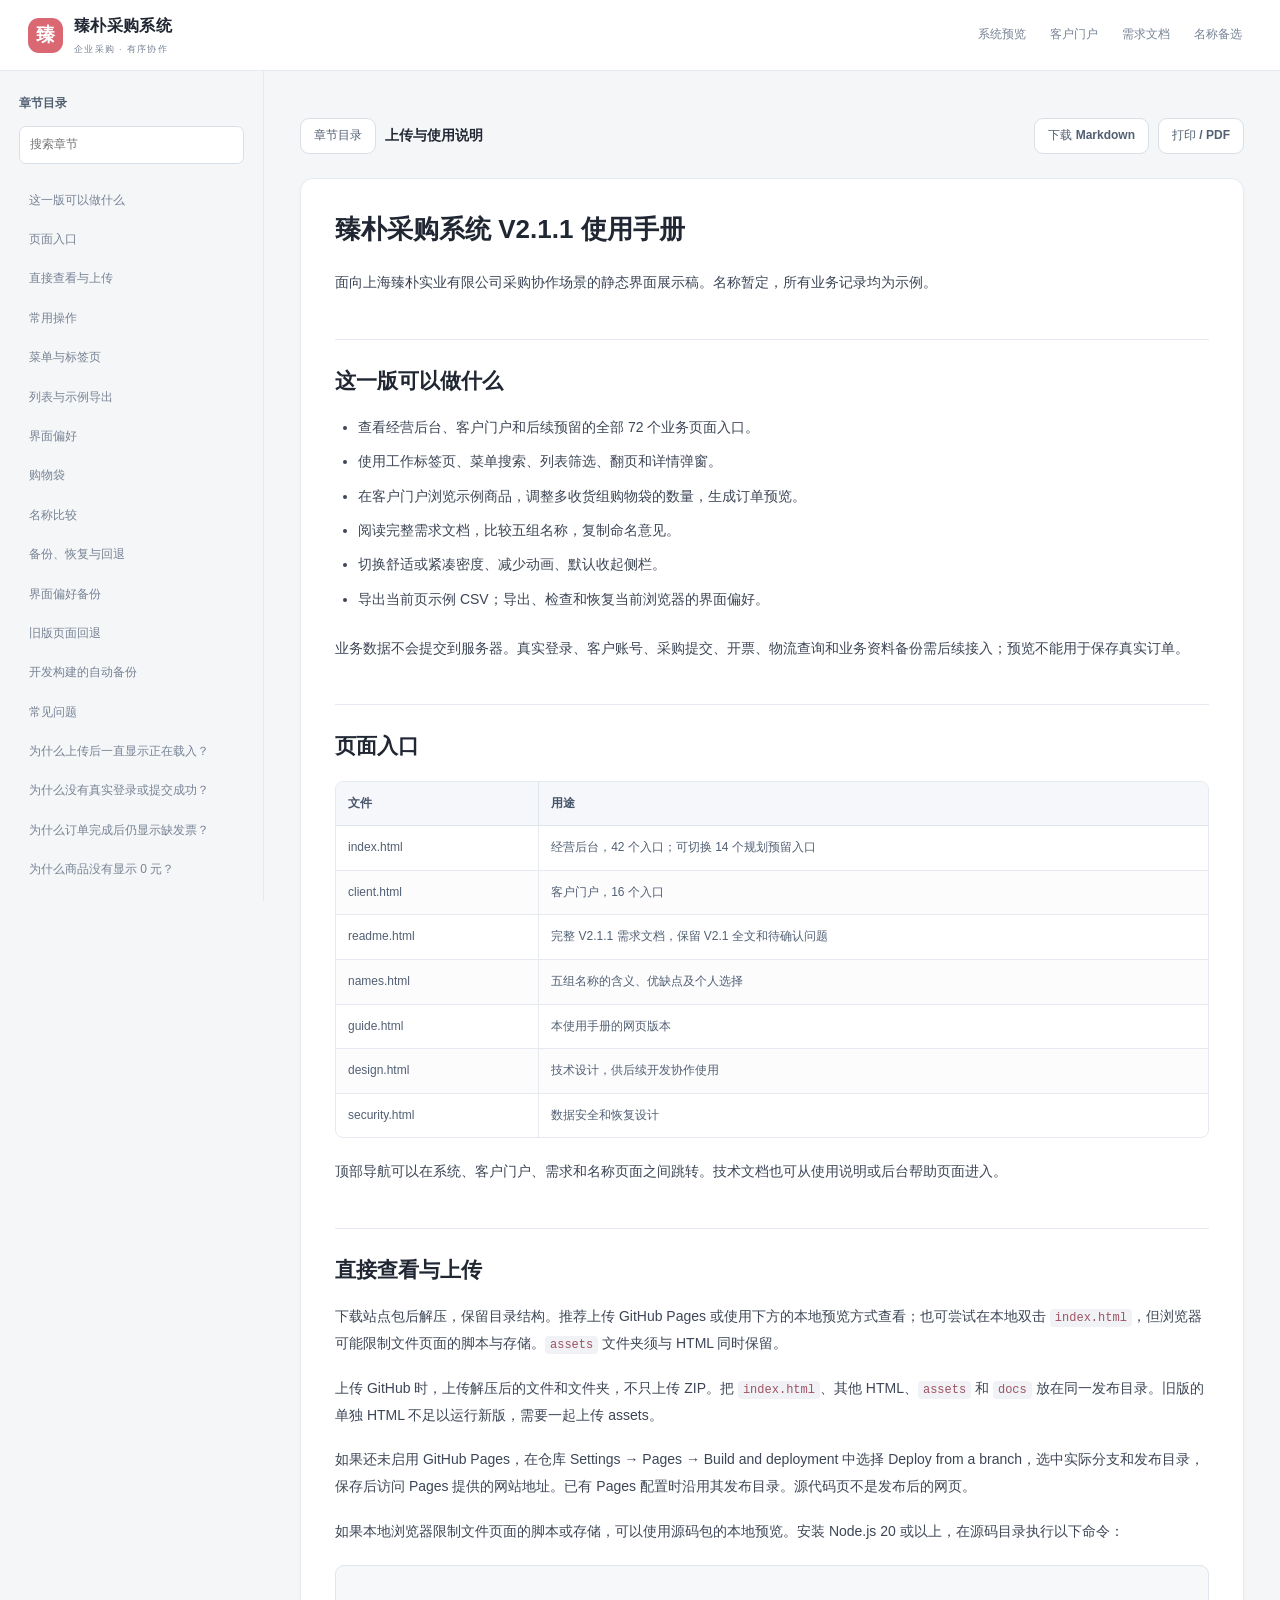
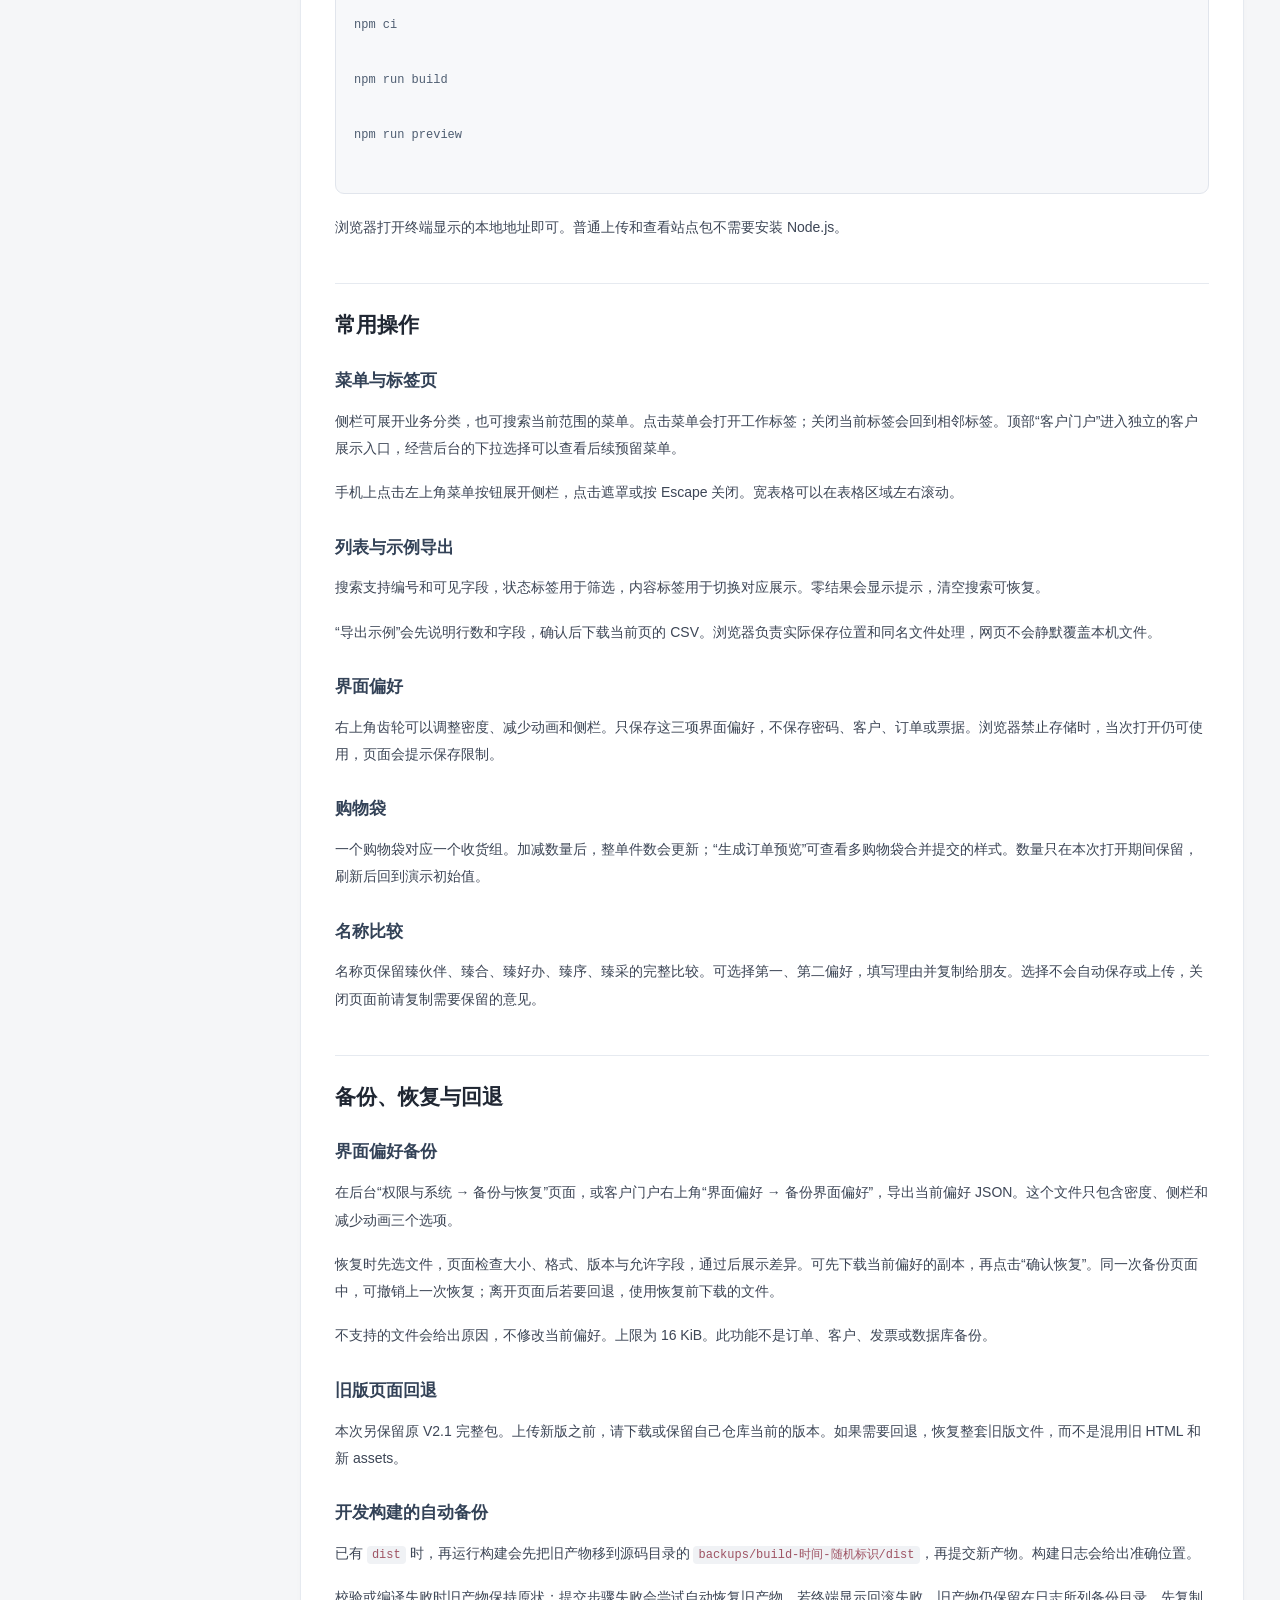
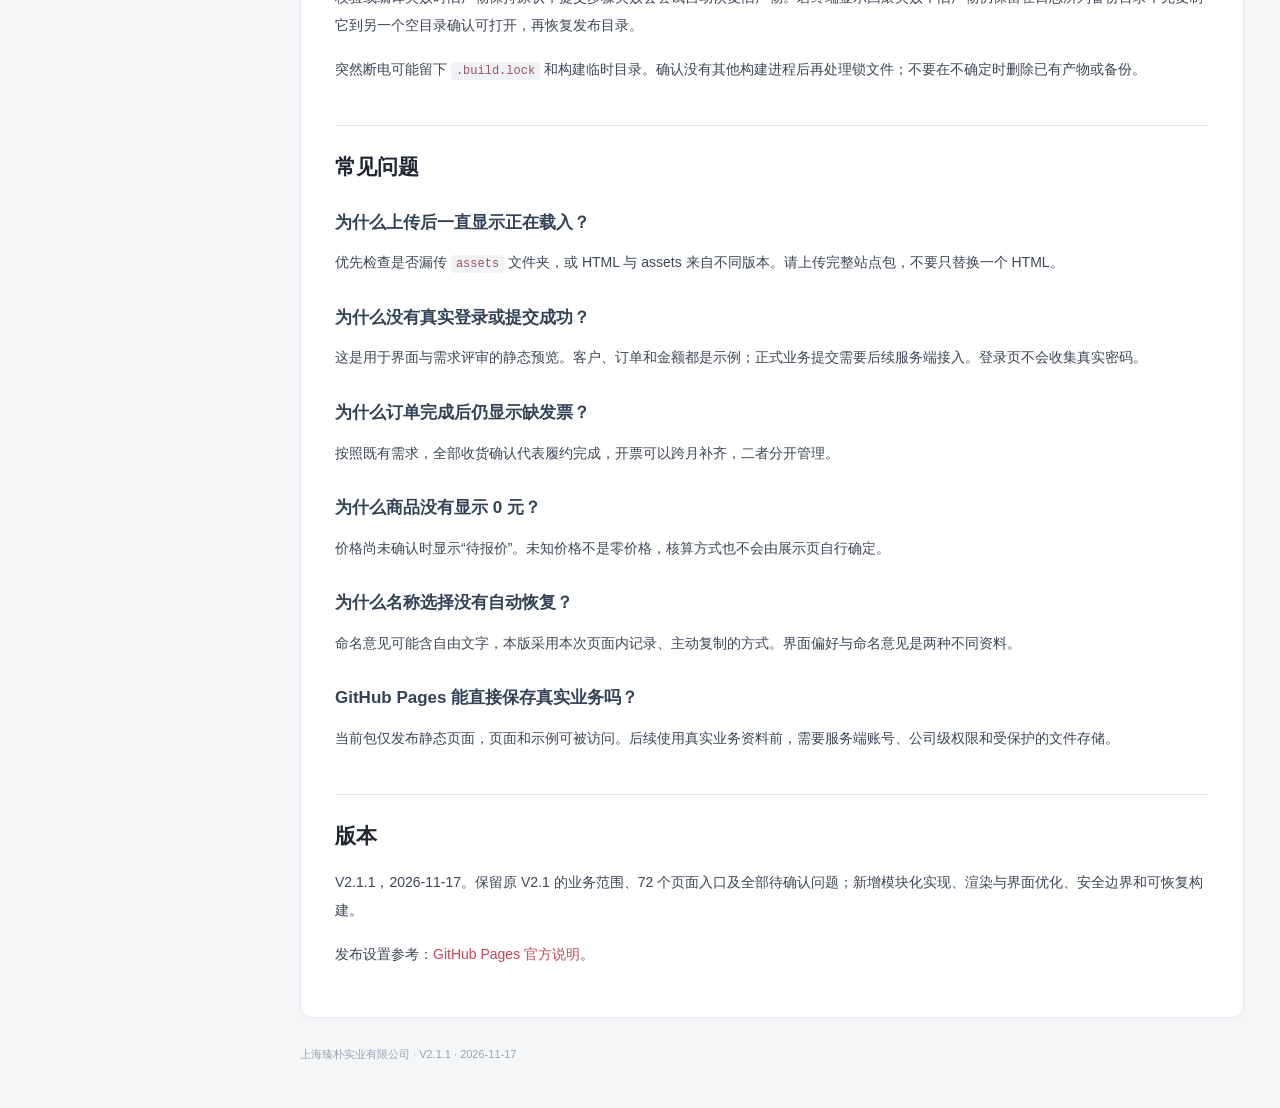
<file: guide.html>
<!doctype html>
<html lang="zh-CN"><head><meta charset="utf-8"><meta name="viewport" content="width=device-width,initial-scale=1"><meta http-equiv="Content-Security-Policy" content="default-src 'none'; script-src 'self'; style-src 'self'; img-src 'self' data:; font-src 'self'; connect-src 'none'; object-src 'none'; base-uri 'none'; form-action 'none'; frame-src 'none'"><meta name="referrer" content="no-referrer"><meta name="color-scheme" content="light"><title>上传与使用说明 · 臻朴采购系统</title><link rel="icon" href="assets/favicon.svg" type="image/svg+xml"><link rel="stylesheet" href="assets/app.50fc97037348.css"><script src="assets/document.5b05deb3772e.js" defer></script></head><body class="document-page" data-density="comfortable" data-reduced-motion="false"><header class="doc-topbar"><a class="brand" href="index.html"><span class="brand-mark">臻</span><span class="brand-copy"><strong class="brand-name">臻朴采购系统</strong><small class="brand-sub">企业采购 · 有序协作</small></span></a><nav class="site-links" aria-label="项目页面"><a href="index.html">系统预览</a><a href="client.html">客户门户</a><a href="readme.html">需求文档</a><a href="names.html">名称备选</a></nav></header><div class="doc-shell"><aside class="doc-sidebar" id="document-sidebar"><h2>章节目录</h2><input class="toc-search" type="search" maxlength="100" id="toc-search" placeholder="搜索章节" aria-label="搜索文档章节"><nav aria-label="章节目录"><a class="toc-link" data-level="2" href="#doc-section-2">这一版可以做什么</a><a class="toc-link" data-level="2" href="#doc-section-3">页面入口</a><a class="toc-link" data-level="2" href="#doc-section-4">直接查看与上传</a><a class="toc-link" data-level="2" href="#doc-section-5">常用操作</a><a class="toc-link" data-level="3" href="#doc-section-6">菜单与标签页</a><a class="toc-link" data-level="3" href="#doc-section-7">列表与示例导出</a><a class="toc-link" data-level="3" href="#doc-section-8">界面偏好</a><a class="toc-link" data-level="3" href="#doc-section-9">购物袋</a><a class="toc-link" data-level="3" href="#doc-section-10">名称比较</a><a class="toc-link" data-level="2" href="#doc-section-11">备份、恢复与回退</a><a class="toc-link" data-level="3" href="#doc-section-12">界面偏好备份</a><a class="toc-link" data-level="3" href="#doc-section-13">旧版页面回退</a><a class="toc-link" data-level="3" href="#doc-section-14">开发构建的自动备份</a><a class="toc-link" data-level="2" href="#doc-section-15">常见问题</a><a class="toc-link" data-level="3" href="#doc-section-16">为什么上传后一直显示正在载入？</a><a class="toc-link" data-level="3" href="#doc-section-17">为什么没有真实登录或提交成功？</a><a class="toc-link" data-level="3" href="#doc-section-18">为什么订单完成后仍显示缺发票？</a><a class="toc-link" data-level="3" href="#doc-section-19">为什么商品没有显示 0 元？</a><a class="toc-link" data-level="3" href="#doc-section-20">为什么名称选择没有自动恢复？</a><a class="toc-link" data-level="3" href="#doc-section-21">GitHub Pages 能直接保存真实业务吗？</a><a class="toc-link" data-level="2" href="#doc-section-22">版本</a></nav><a class="btn btn-ghost" href="guide.html">上传与使用说明</a><a class="btn btn-ghost" href="design.html">技术设计</a><a class="btn btn-ghost" href="security.html">安全与恢复设计</a></aside><button class="sidebar-backdrop" id="doc-backdrop" type="button" aria-label="关闭目录" tabindex="-1"></button><main class="doc-main" id="document-main"><div class="doc-toolbar"><button class="btn" id="toc-toggle" type="button" aria-controls="document-sidebar" aria-expanded="false">章节目录</button><strong>上传与使用说明</strong><div class="toolbar-spacer"></div><a class="btn" href="docs/README.md" download>下载 Markdown</a><button class="btn" data-print type="button">打印 / PDF</button></div><article class="document-content"><h1 id="doc-section-1">臻朴采购系统 V2.1.1 使用手册</h1>
<p>面向上海臻朴实业有限公司采购协作场景的静态界面展示稿。名称暂定，所有业务记录均为示例。</p>
<h2 id="doc-section-2">这一版可以做什么</h2>
<ul>
<li>查看经营后台、客户门户和后续预留的全部 72 个业务页面入口。</li>
<li>使用工作标签页、菜单搜索、列表筛选、翻页和详情弹窗。</li>
<li>在客户门户浏览示例商品，调整多收货组购物袋的数量，生成订单预览。</li>
<li>阅读完整需求文档，比较五组名称，复制命名意见。</li>
<li>切换舒适或紧凑密度、减少动画、默认收起侧栏。</li>
<li>导出当前页示例 CSV；导出、检查和恢复当前浏览器的界面偏好。</li>
</ul>
<p>业务数据不会提交到服务器。真实登录、客户账号、采购提交、开票、物流查询和业务资料备份需后续接入；预览不能用于保存真实订单。</p>
<h2 id="doc-section-3">页面入口</h2>
<div class="table-scroll"><table><thead><tr><th>文件</th><th>用途</th></tr></thead><tbody>
<tr><td>index.html</td><td>经营后台，42 个入口；可切换 14 个规划预留入口</td></tr>
<tr><td>client.html</td><td>客户门户，16 个入口</td></tr>
<tr><td>readme.html</td><td>完整 V2.1.1 需求文档，保留 V2.1 全文和待确认问题</td></tr>
<tr><td>names.html</td><td>五组名称的含义、优缺点及个人选择</td></tr>
<tr><td>guide.html</td><td>本使用手册的网页版本</td></tr>
<tr><td>design.html</td><td>技术设计，供后续开发协作使用</td></tr>
<tr><td>security.html</td><td>数据安全和恢复设计</td></tr>
</tbody></table></div>
<p>顶部导航可以在系统、客户门户、需求和名称页面之间跳转。技术文档也可从使用说明或后台帮助页面进入。</p>
<h2 id="doc-section-4">直接查看与上传</h2>
<p>下载站点包后解压，保留目录结构。推荐上传 GitHub Pages 或使用下方的本地预览方式查看；也可尝试在本地双击 <code>index.html</code>，但浏览器可能限制文件页面的脚本与存储。<code>assets</code> 文件夹须与 HTML 同时保留。</p>
<p>上传 GitHub 时，上传解压后的文件和文件夹，不只上传 ZIP。把 <code>index.html</code>、其他 HTML、<code>assets</code> 和 <code>docs</code> 放在同一发布目录。旧版的单独 HTML 不足以运行新版，需要一起上传 assets。</p>
<p>如果还未启用 GitHub Pages，在仓库 Settings → Pages → Build and deployment 中选择 Deploy from a branch，选中实际分支和发布目录，保存后访问 Pages 提供的网站地址。已有 Pages 配置时沿用其发布目录。源代码页不是发布后的网页。</p>
<p>如果本地浏览器限制文件页面的脚本或存储，可以使用源码包的本地预览。安装 Node.js 20 或以上，在源码目录执行以下命令：</p>
<pre><code>
npm ci

npm run build

npm run preview

</code></pre>
<p>浏览器打开终端显示的本地地址即可。普通上传和查看站点包不需要安装 Node.js。</p>
<h2 id="doc-section-5">常用操作</h2>
<h3 id="doc-section-6">菜单与标签页</h3>
<p>侧栏可展开业务分类，也可搜索当前范围的菜单。点击菜单会打开工作标签；关闭当前标签会回到相邻标签。顶部“客户门户”进入独立的客户展示入口，经营后台的下拉选择可以查看后续预留菜单。</p>
<p>手机上点击左上角菜单按钮展开侧栏，点击遮罩或按 Escape 关闭。宽表格可以在表格区域左右滚动。</p>
<h3 id="doc-section-7">列表与示例导出</h3>
<p>搜索支持编号和可见字段，状态标签用于筛选，内容标签用于切换对应展示。零结果会显示提示，清空搜索可恢复。</p>
<p>“导出示例”会先说明行数和字段，确认后下载当前页的 CSV。浏览器负责实际保存位置和同名文件处理，网页不会静默覆盖本机文件。</p>
<h3 id="doc-section-8">界面偏好</h3>
<p>右上角齿轮可以调整密度、减少动画和侧栏。只保存这三项界面偏好，不保存密码、客户、订单或票据。浏览器禁止存储时，当次打开仍可使用，页面会提示保存限制。</p>
<h3 id="doc-section-9">购物袋</h3>
<p>一个购物袋对应一个收货组。加减数量后，整单件数会更新；“生成订单预览”可查看多购物袋合并提交的样式。数量只在本次打开期间保留，刷新后回到演示初始值。</p>
<h3 id="doc-section-10">名称比较</h3>
<p>名称页保留臻伙伴、臻合、臻好办、臻序、臻采的完整比较。可选择第一、第二偏好，填写理由并复制给朋友。选择不会自动保存或上传，关闭页面前请复制需要保留的意见。</p>
<h2 id="doc-section-11">备份、恢复与回退</h2>
<h3 id="doc-section-12">界面偏好备份</h3>
<p>在后台“权限与系统 → 备份与恢复”页面，或客户门户右上角“界面偏好 → 备份界面偏好”，导出当前偏好 JSON。这个文件只包含密度、侧栏和减少动画三个选项。</p>
<p>恢复时先选文件，页面检查大小、格式、版本与允许字段，通过后展示差异。可先下载当前偏好的副本，再点击“确认恢复”。同一次备份页面中，可撤销上一次恢复；离开页面后若要回退，使用恢复前下载的文件。</p>
<p>不支持的文件会给出原因，不修改当前偏好。上限为 16 KiB。此功能不是订单、客户、发票或数据库备份。</p>
<h3 id="doc-section-13">旧版页面回退</h3>
<p>本次另保留原 V2.1 完整包。上传新版之前，请下载或保留自己仓库当前的版本。如果需要回退，恢复整套旧版文件，而不是混用旧 HTML 和新 assets。</p>
<h3 id="doc-section-14">开发构建的自动备份</h3>
<p>已有 <code>dist</code> 时，再运行构建会先把旧产物移到源码目录的 <code>backups/build-时间-随机标识/dist</code>，再提交新产物。构建日志会给出准确位置。</p>
<p>校验或编译失败时旧产物保持原状；提交步骤失败会尝试自动恢复旧产物。若终端显示回滚失败，旧产物仍保留在日志所列备份目录，先复制它到另一个空目录确认可打开，再恢复发布目录。</p>
<p>突然断电可能留下 <code>.build.lock</code> 和构建临时目录。确认没有其他构建进程后再处理锁文件；不要在不确定时删除已有产物或备份。</p>
<h2 id="doc-section-15">常见问题</h2>
<h3 id="doc-section-16">为什么上传后一直显示正在载入？</h3>
<p>优先检查是否漏传 <code>assets</code> 文件夹，或 HTML 与 assets 来自不同版本。请上传完整站点包，不要只替换一个 HTML。</p>
<h3 id="doc-section-17">为什么没有真实登录或提交成功？</h3>
<p>这是用于界面与需求评审的静态预览。客户、订单和金额都是示例；正式业务提交需要后续服务端接入。登录页不会收集真实密码。</p>
<h3 id="doc-section-18">为什么订单完成后仍显示缺发票？</h3>
<p>按照既有需求，全部收货确认代表履约完成，开票可以跨月补齐，二者分开管理。</p>
<h3 id="doc-section-19">为什么商品没有显示 0 元？</h3>
<p>价格尚未确认时显示“待报价”。未知价格不是零价格，核算方式也不会由展示页自行确定。</p>
<h3 id="doc-section-20">为什么名称选择没有自动恢复？</h3>
<p>命名意见可能含自由文字，本版采用本次页面内记录、主动复制的方式。界面偏好与命名意见是两种不同资料。</p>
<h3 id="doc-section-21">GitHub Pages 能直接保存真实业务吗？</h3>
<p>当前包仅发布静态页面，页面和示例可被访问。后续使用真实业务资料前，需要服务端账号、公司级权限和受保护的文件存储。</p>
<h2 id="doc-section-22">版本</h2>
<p>V2.1.1，2026-11-17。保留原 V2.1 的业务范围、72 个页面入口及全部待确认问题；新增模块化实现、渲染与界面优化、安全边界和可恢复构建。</p>
<p>发布设置参考：<a href="https://docs.github.com/en/pages/getting-started-with-github-pages/configuring-a-publishing-source-for-your-github-pages-site" target="_blank" rel="noopener noreferrer">GitHub Pages 官方说明</a>。</p></article><footer class="app-footer">上海臻朴实业有限公司 · V2.1.1 · 2026-11-17</footer></main></div></body></html>
</file>
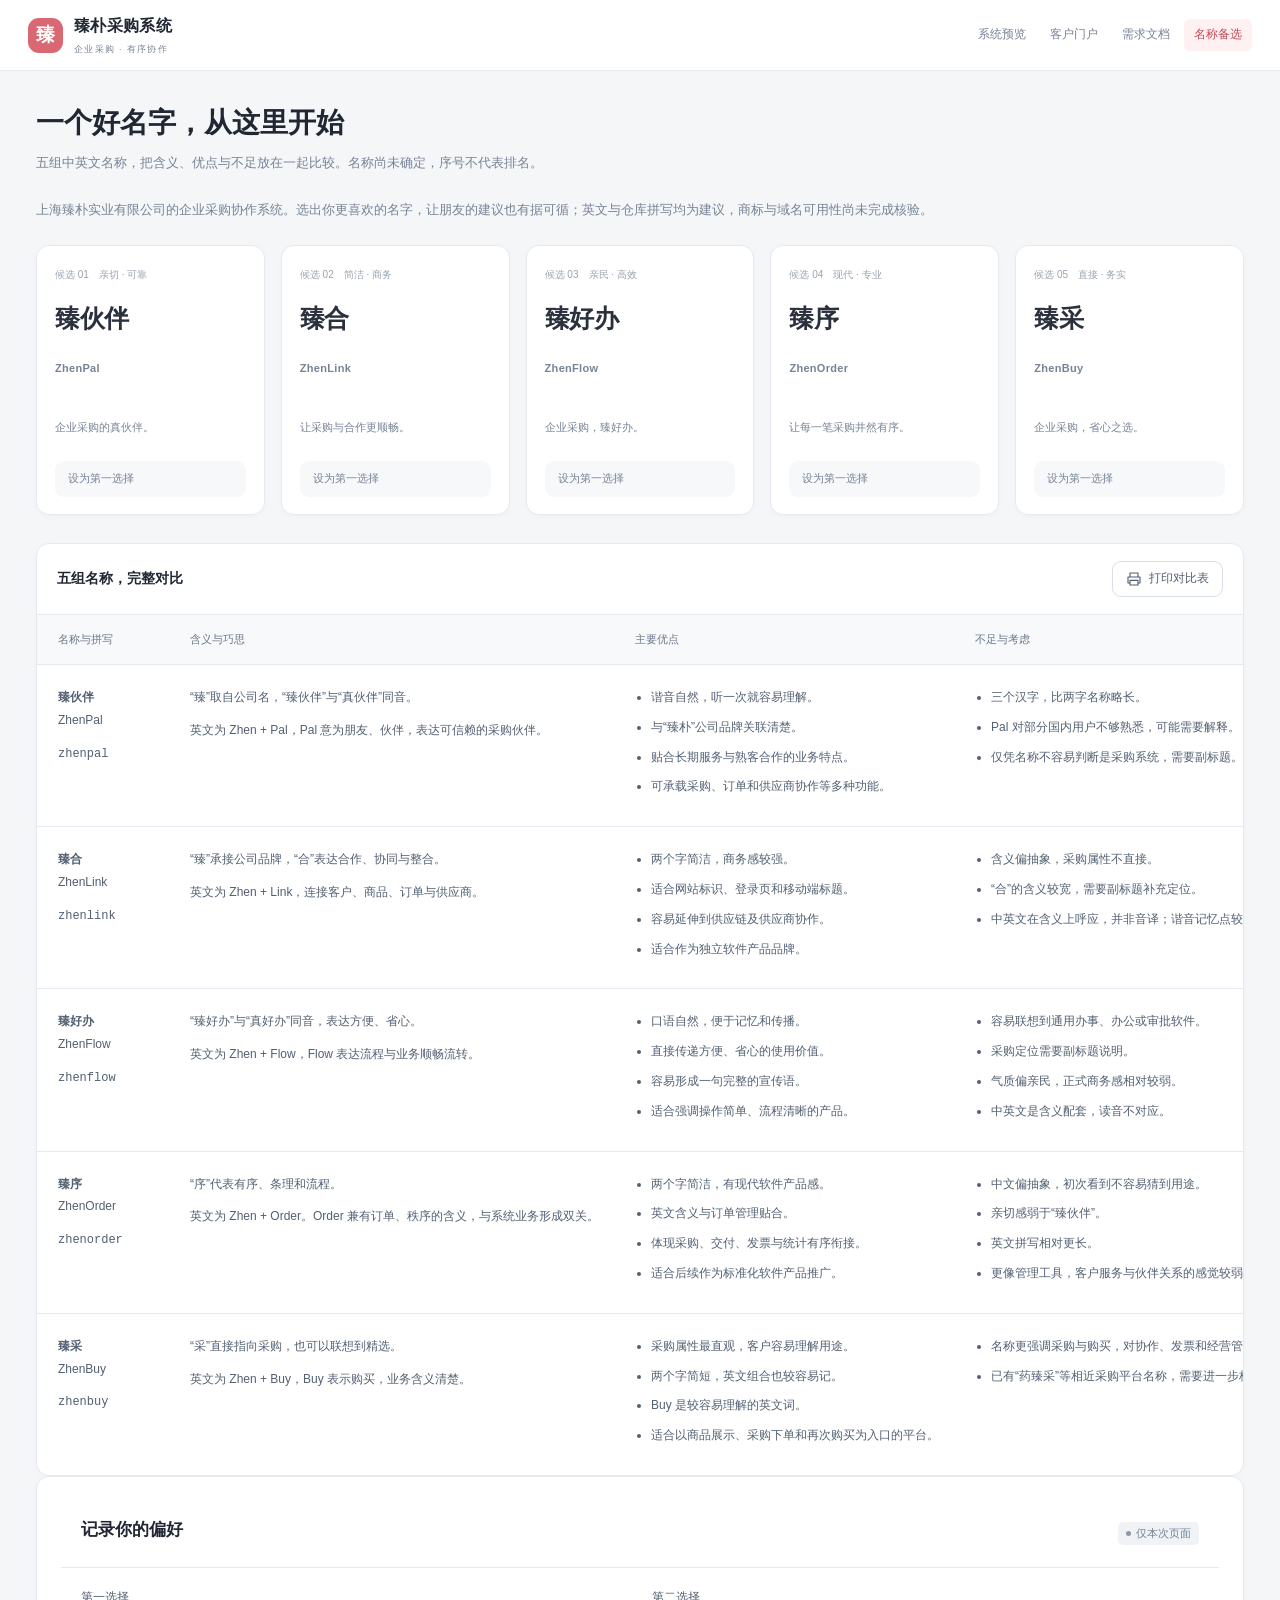
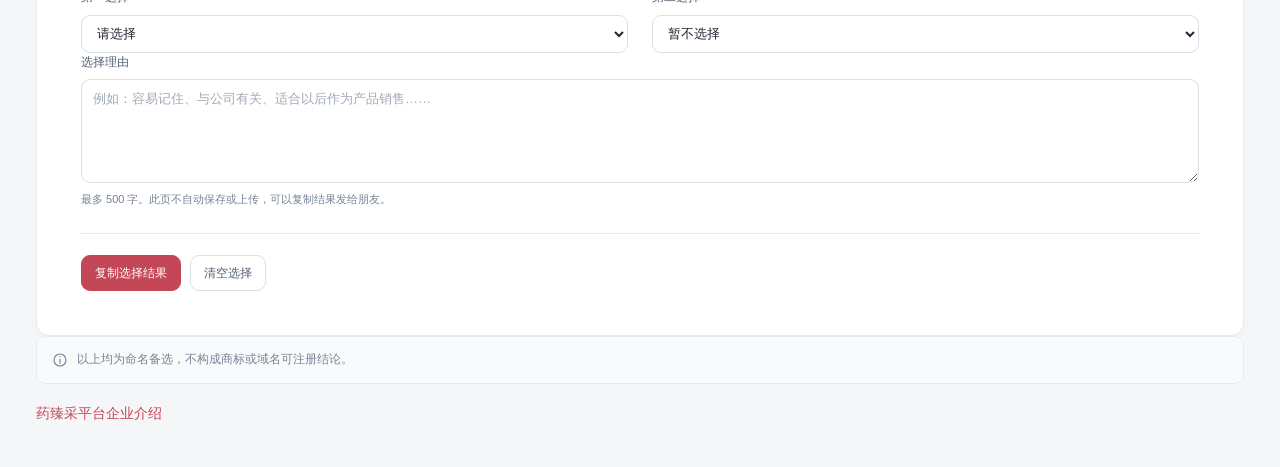
<file: names.html>
<!doctype html>
<html lang="zh-CN"><head><meta charset="utf-8"><meta name="viewport" content="width=device-width,initial-scale=1"><meta http-equiv="Content-Security-Policy" content="default-src 'none'; script-src 'self'; style-src 'self'; img-src 'self' data:; font-src 'self'; connect-src 'none'; object-src 'none'; base-uri 'none'; form-action 'none'; frame-src 'none'"><meta name="referrer" content="no-referrer"><meta name="color-scheme" content="light"><title>名称备选 · 臻朴采购系统</title><link rel="icon" href="assets/favicon.svg" type="image/svg+xml"><link rel="stylesheet" href="assets/app.50fc97037348.css"><script src="assets/names.cf19a2e21170.js" defer></script></head><body class="document-page" data-density="comfortable" data-reduced-motion="false"><header class="doc-topbar"><a class="brand" href="index.html"><span class="brand-mark">臻</span><span class="brand-copy"><strong class="brand-name">臻朴采购系统</strong><small class="brand-sub">企业采购 · 有序协作</small></span></a><nav class="site-links" aria-label="项目页面"><a href="index.html">系统预览</a><a href="client.html">客户门户</a><a href="readme.html">需求文档</a><a href="names.html" aria-current="page">名称备选</a></nav></header><main class="names-main"><header class="page-heading">
  <div><h1 id="names-title">一个好名字，从这里开始</h1><p>五组中英文名称，把含义、优点与不足放在一起比较。名称尚未确定，序号不代表排名。</p></div>
</header>
<p class="intro-copy">上海臻朴实业有限公司的企业采购协作系统。选出你更喜欢的名字，让朋友的建议也有据可循；英文与仓库拼写均为建议，商标与域名可用性尚未完成核验。</p>
<div id="names-app" aria-labelledby="names-title"></div>
</main></body></html>
</file>
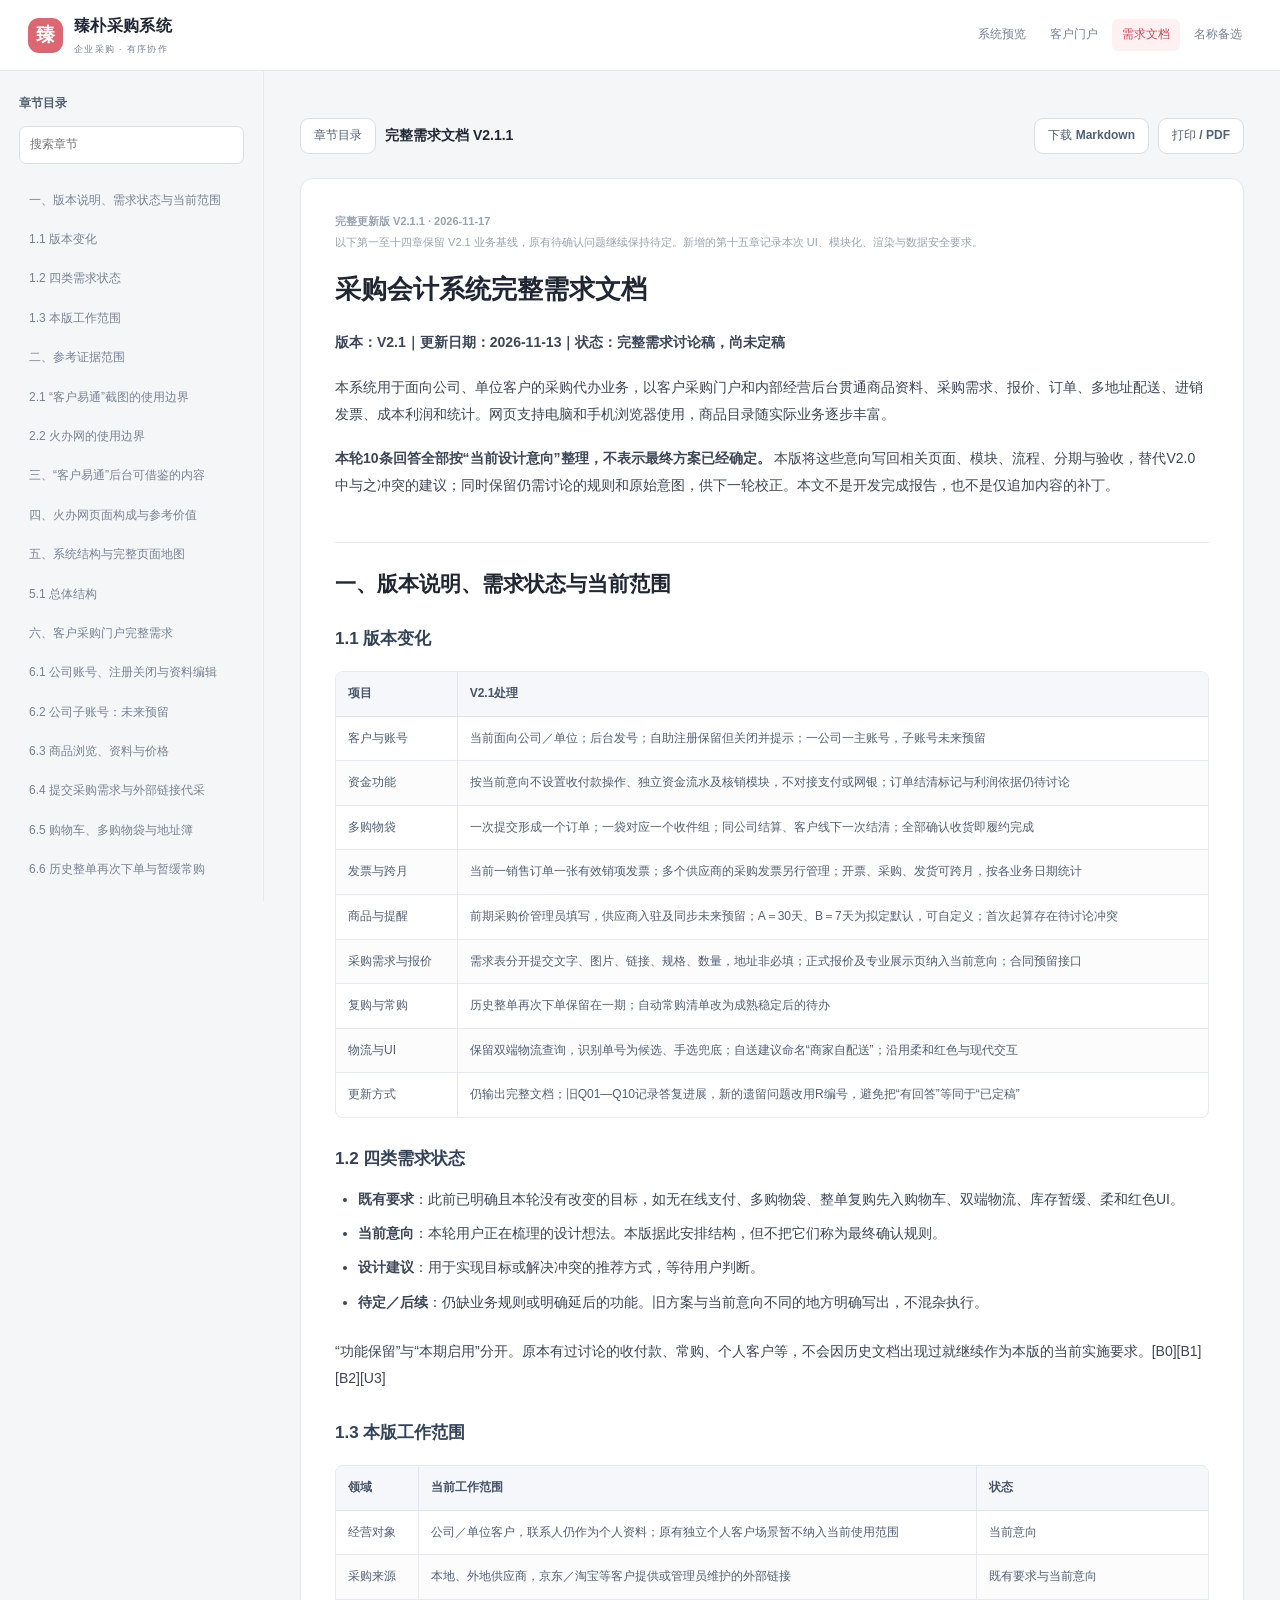
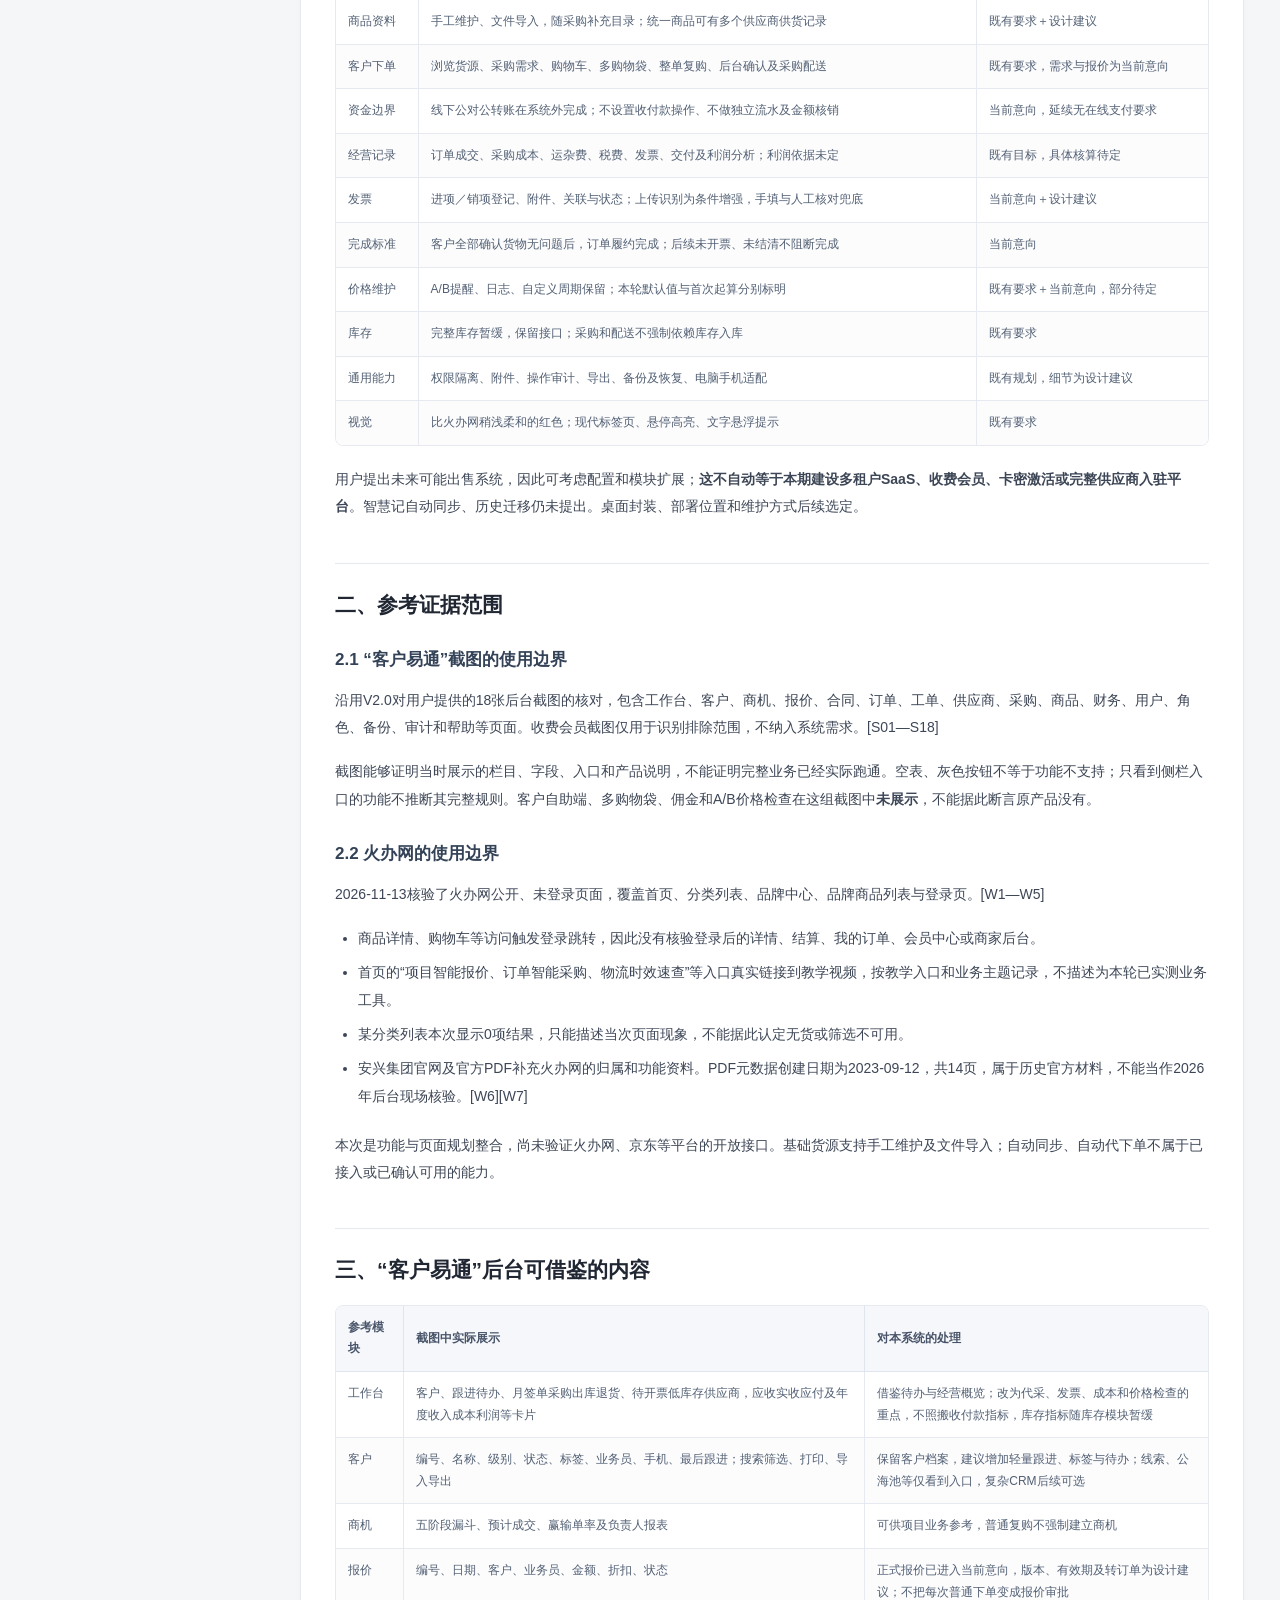
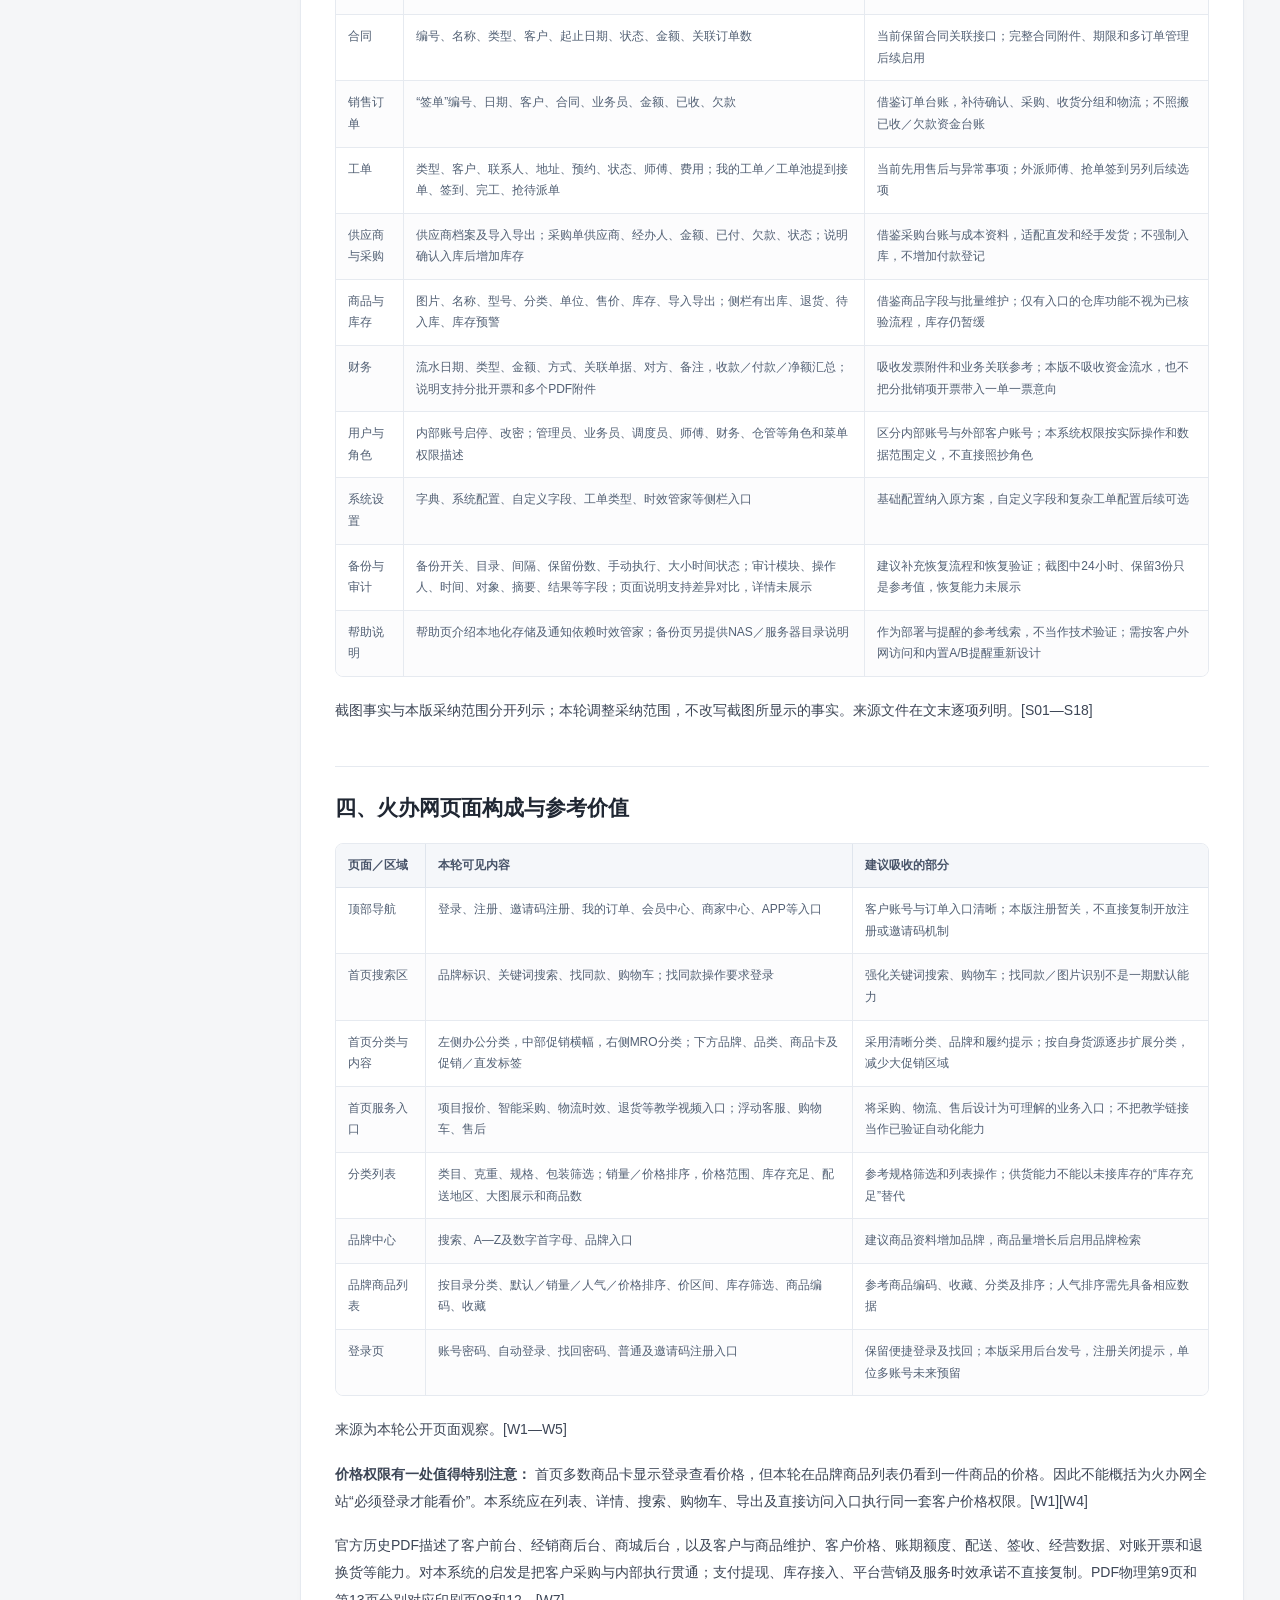
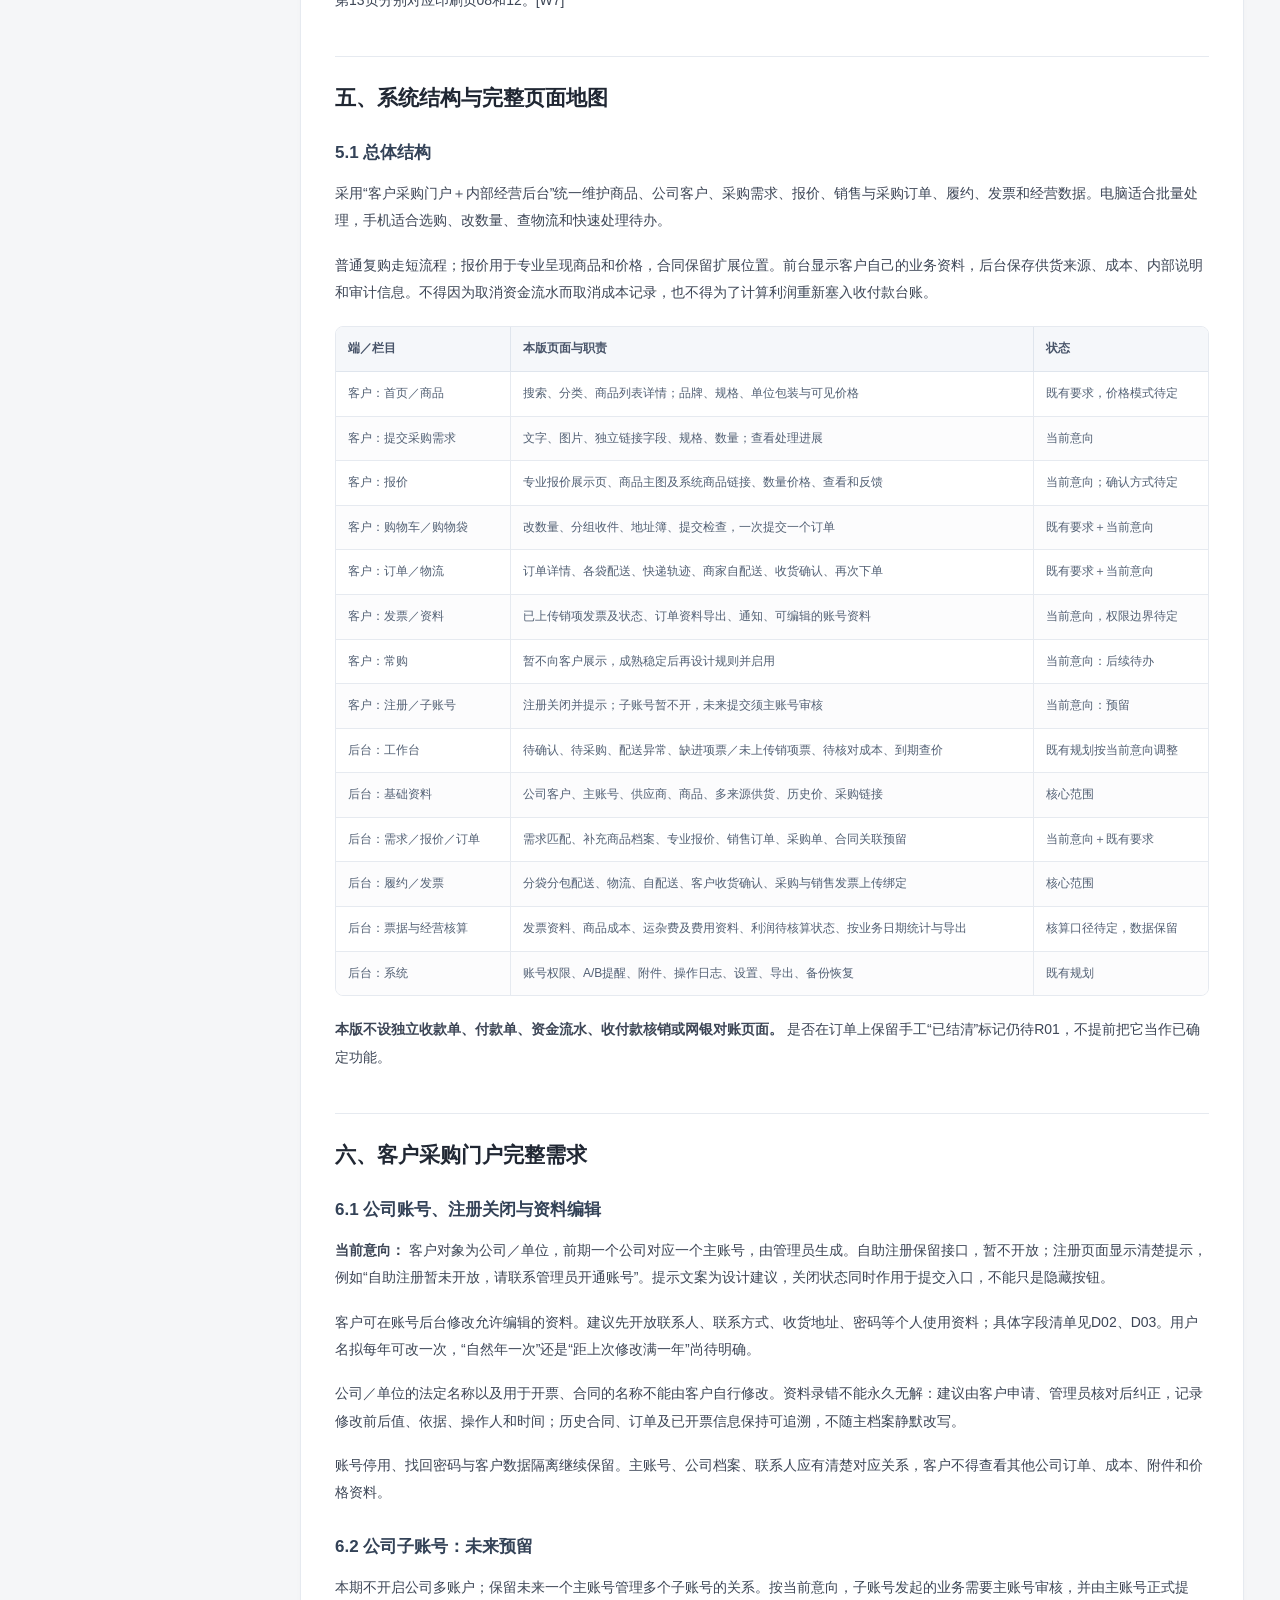
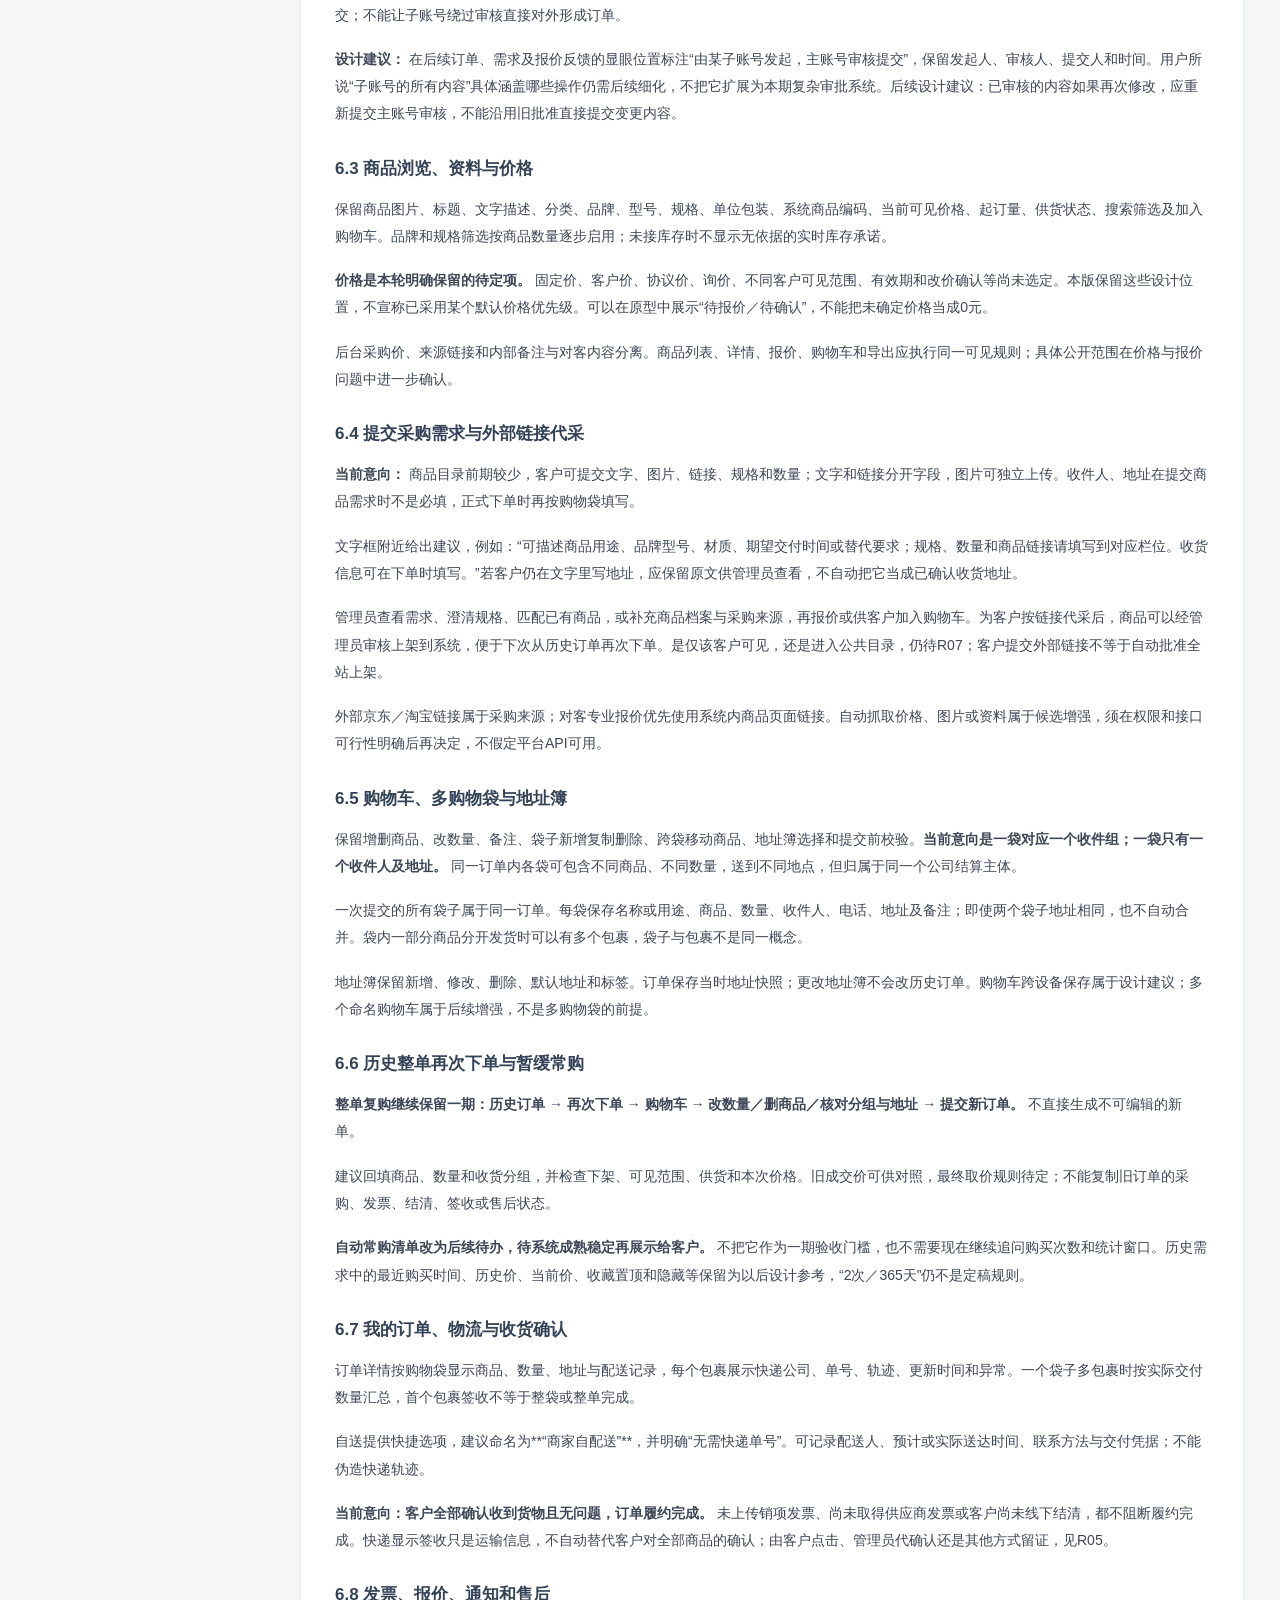
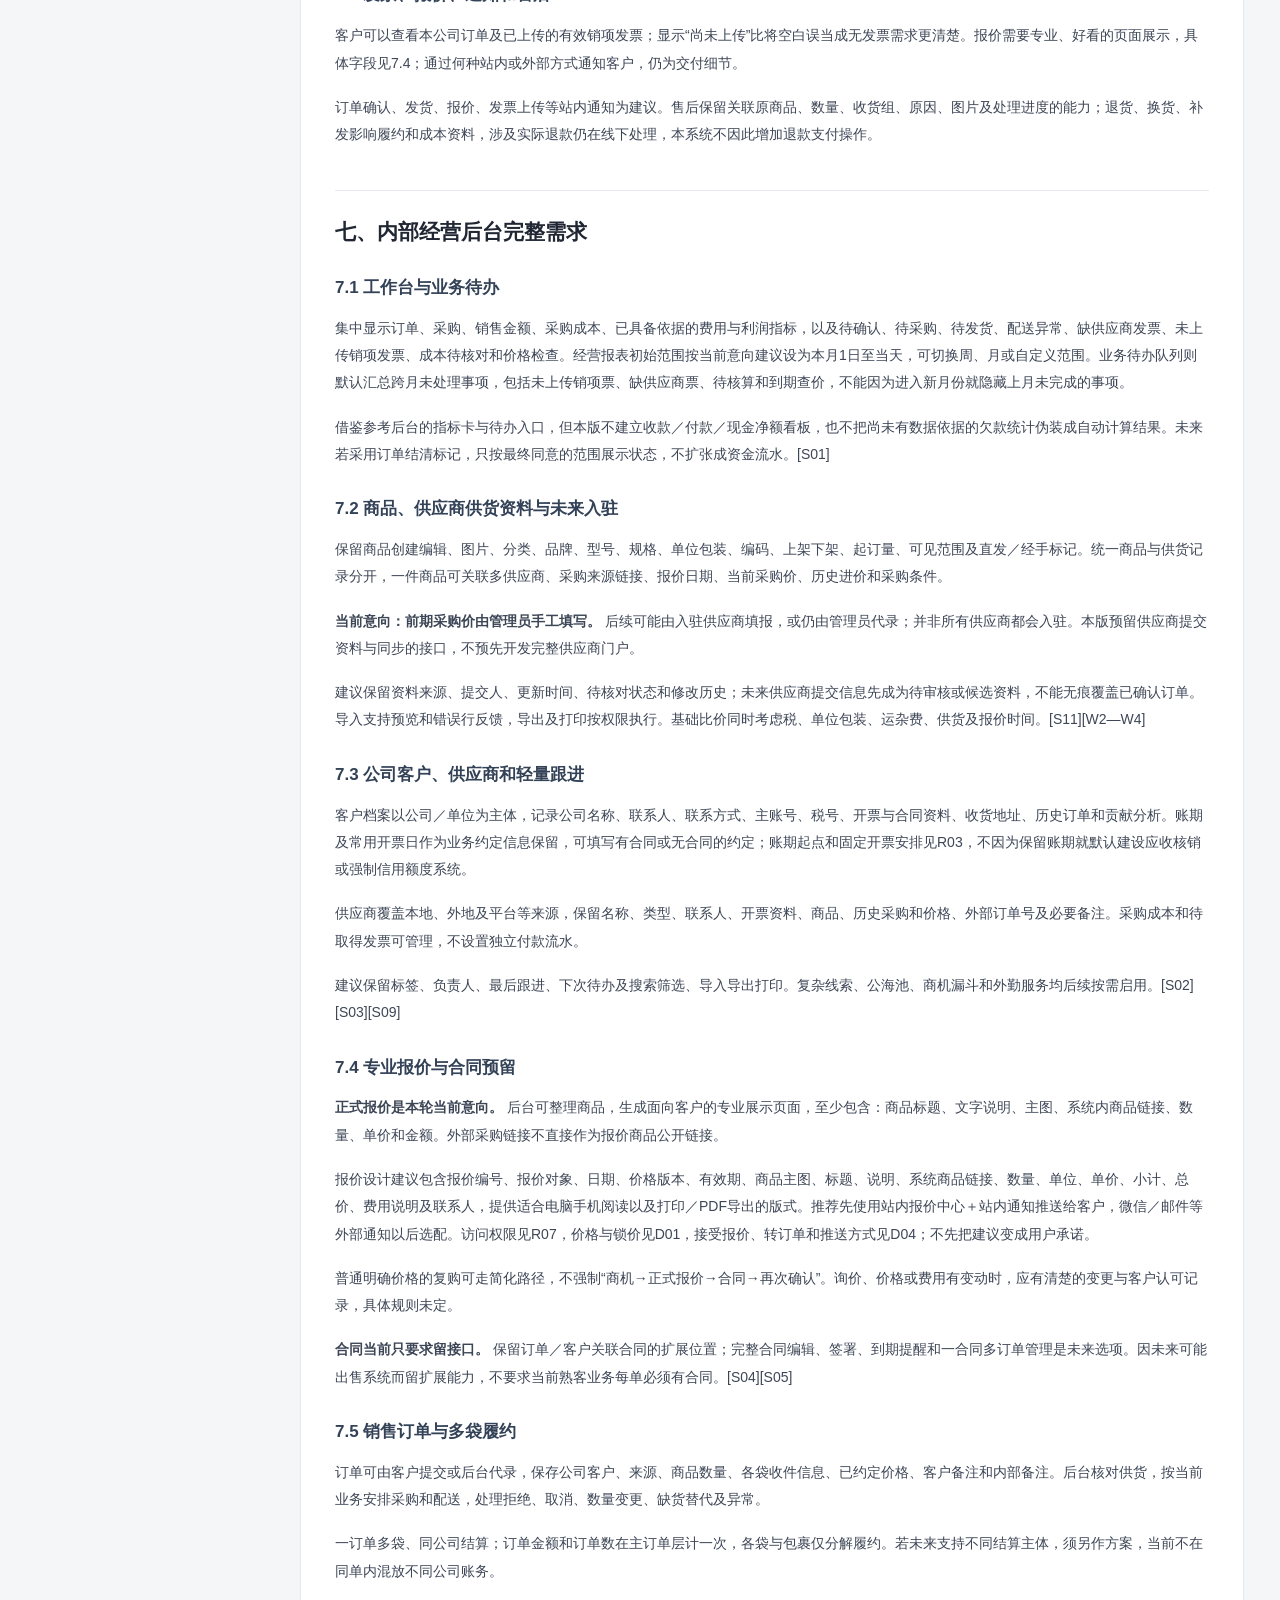
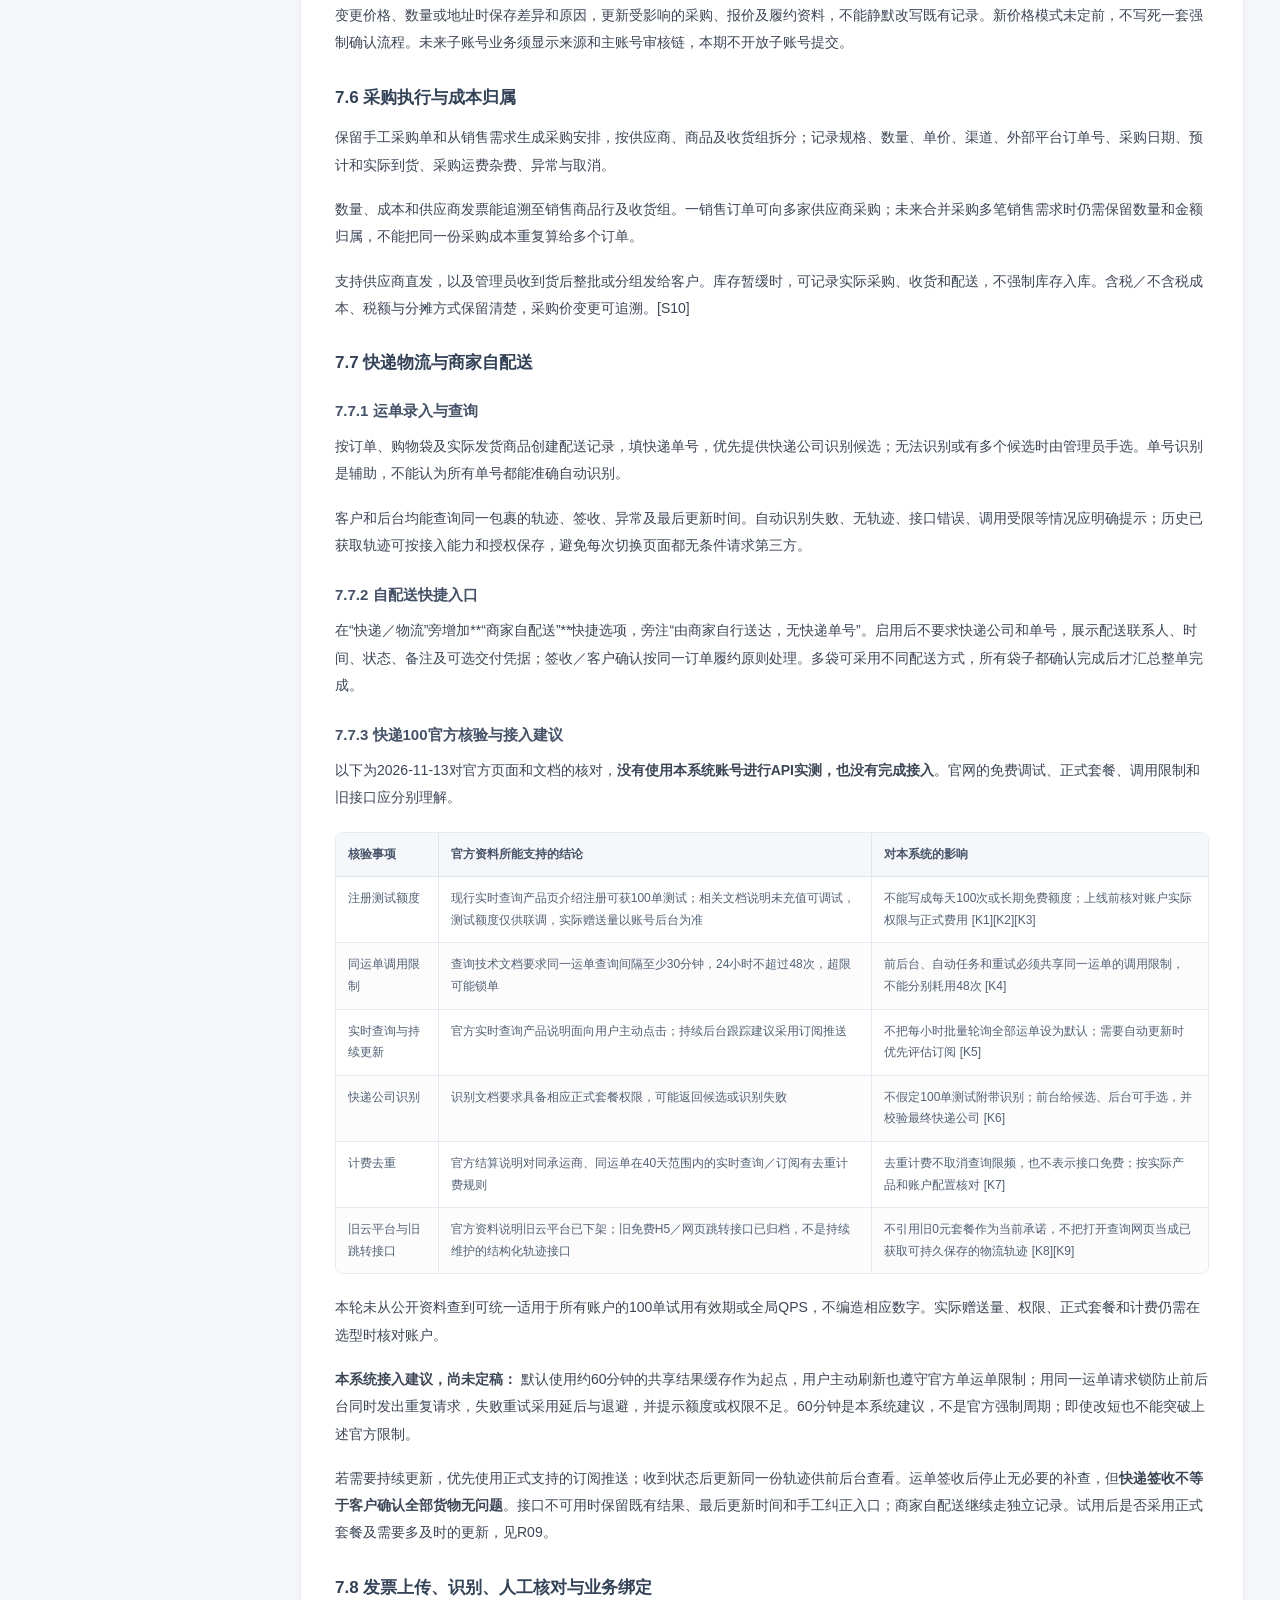
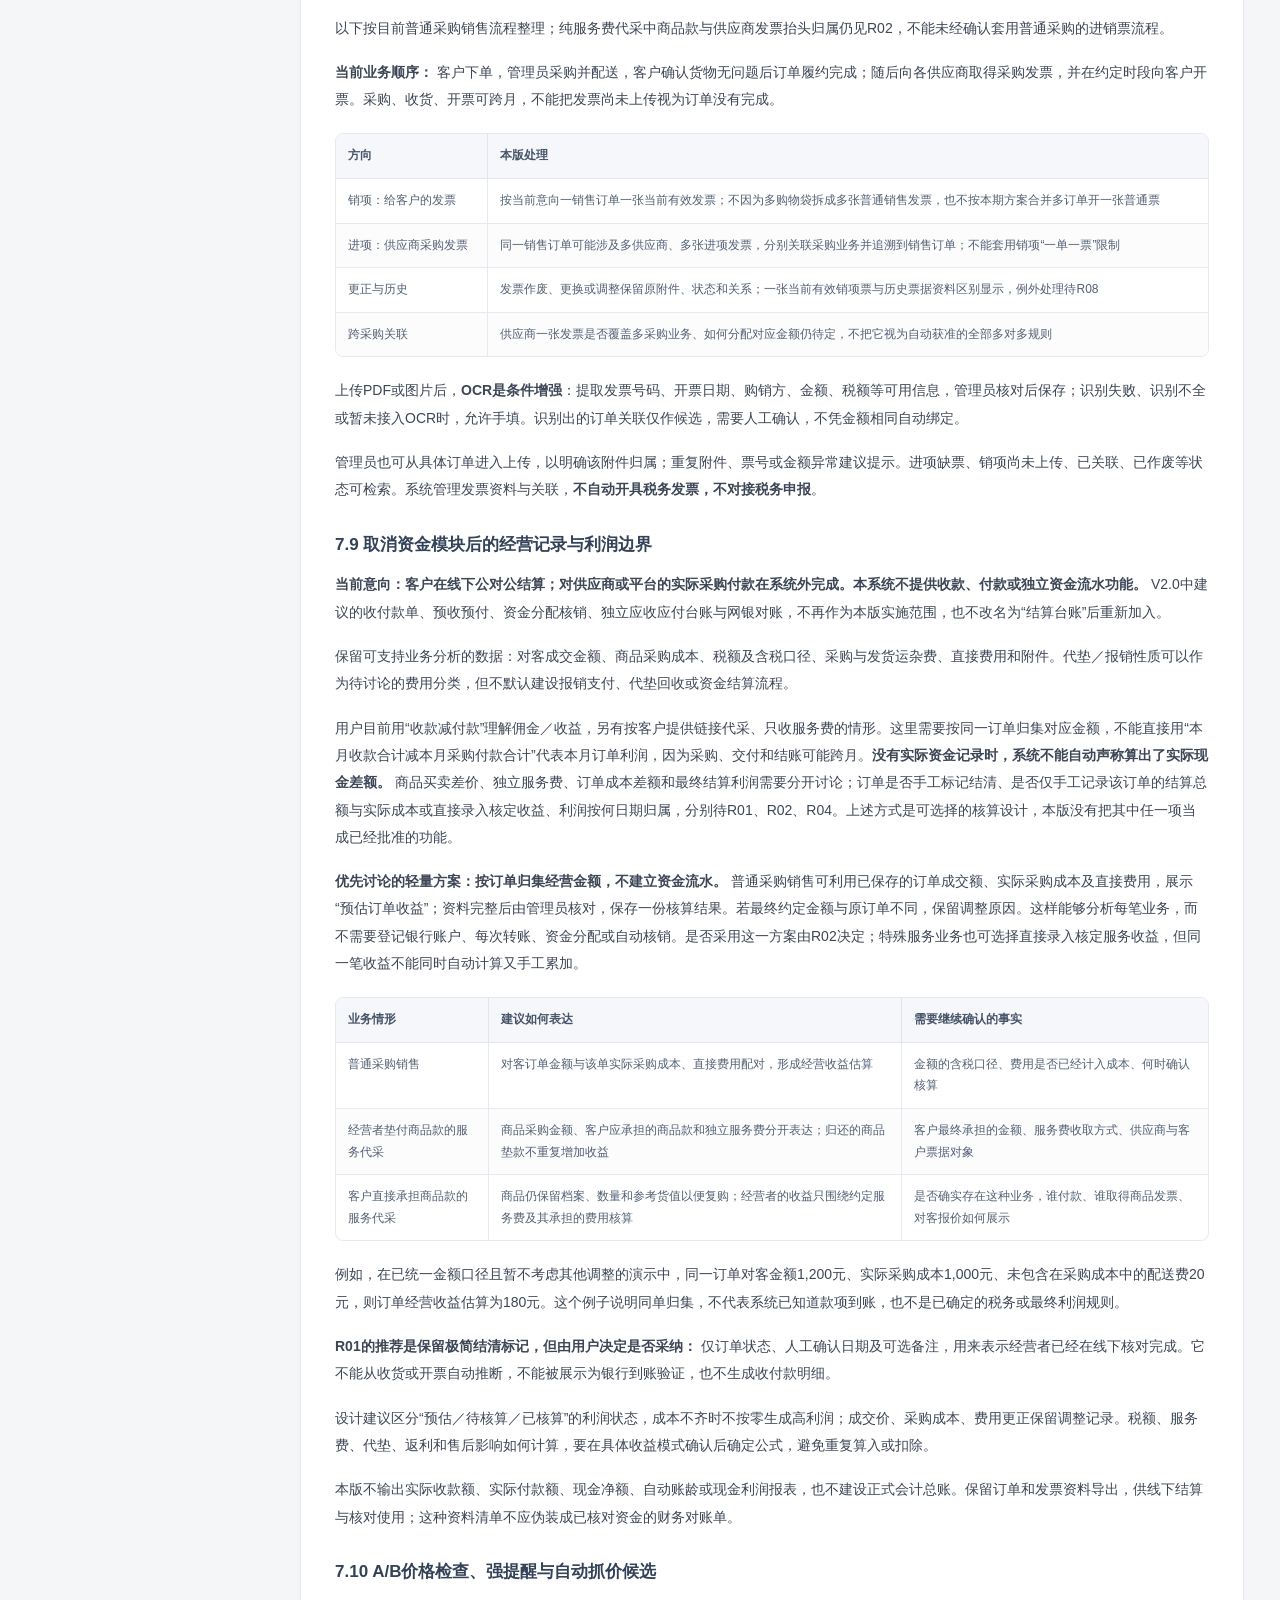
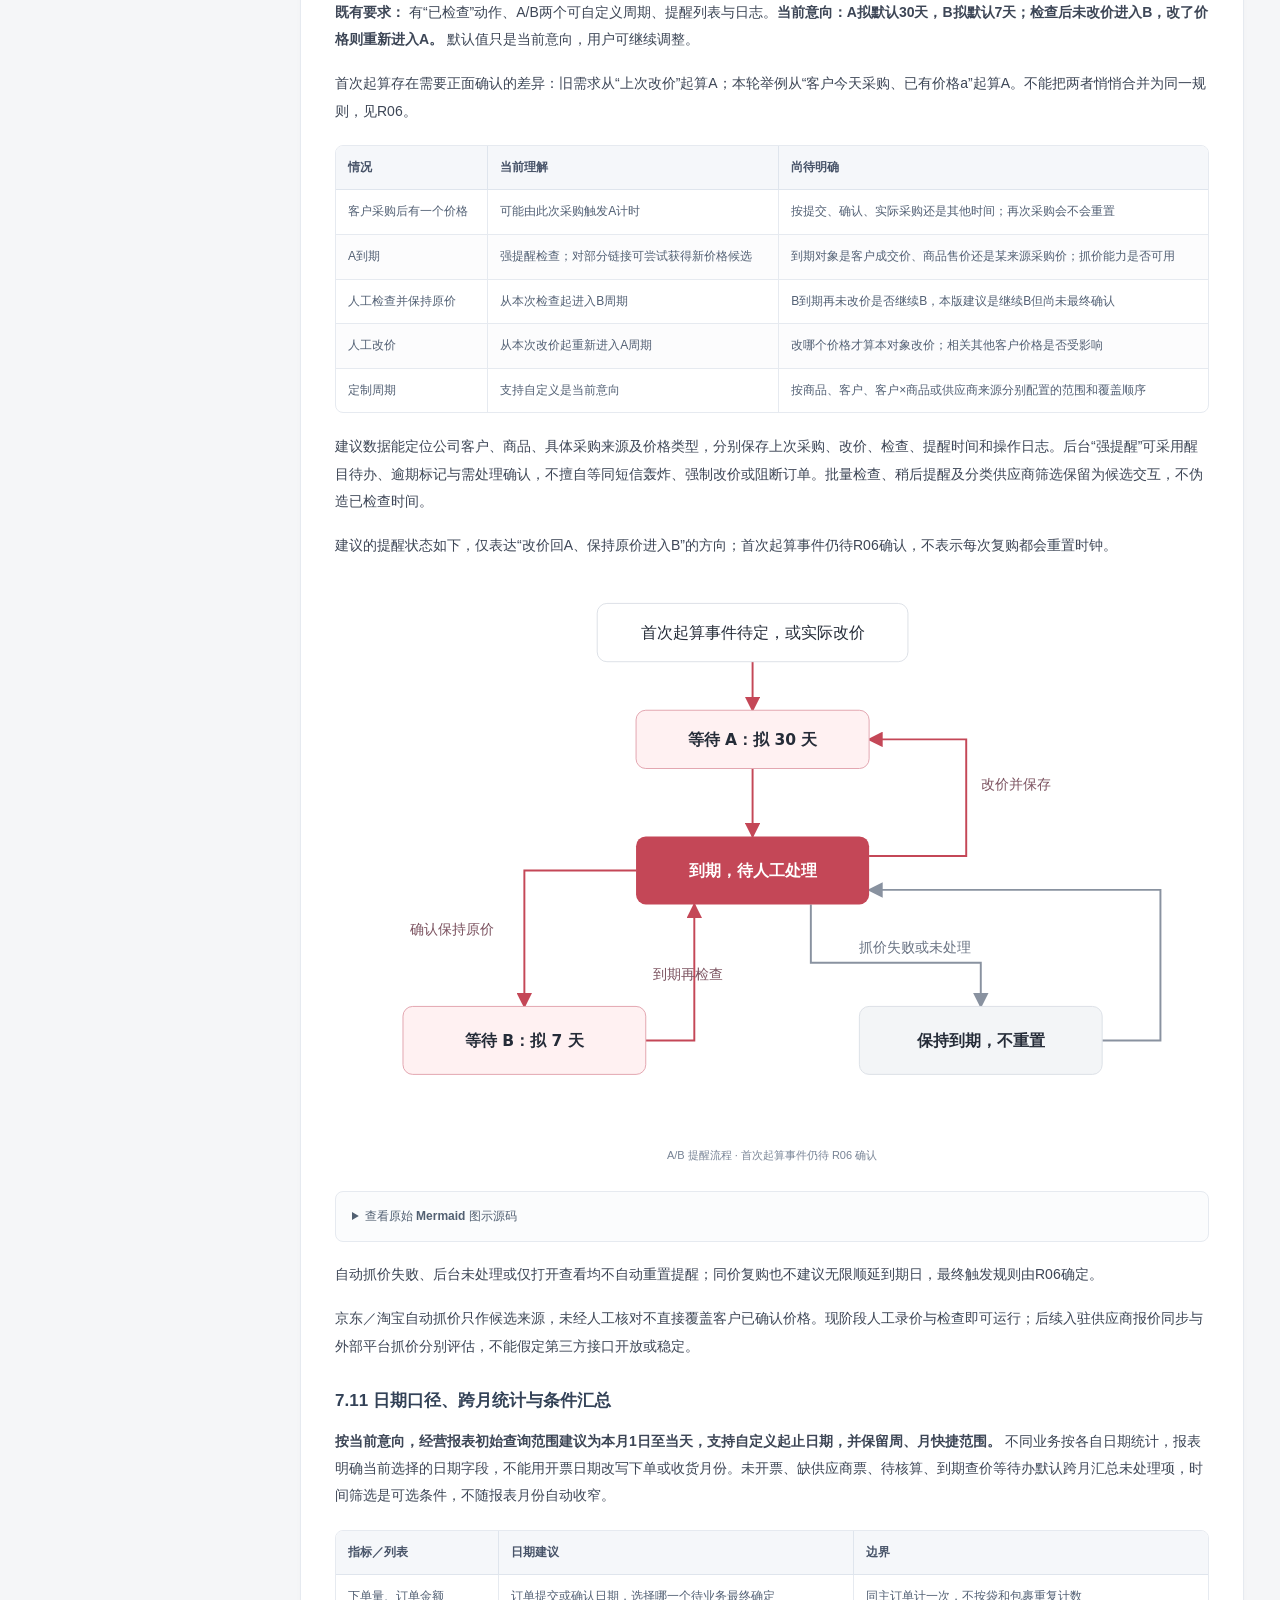
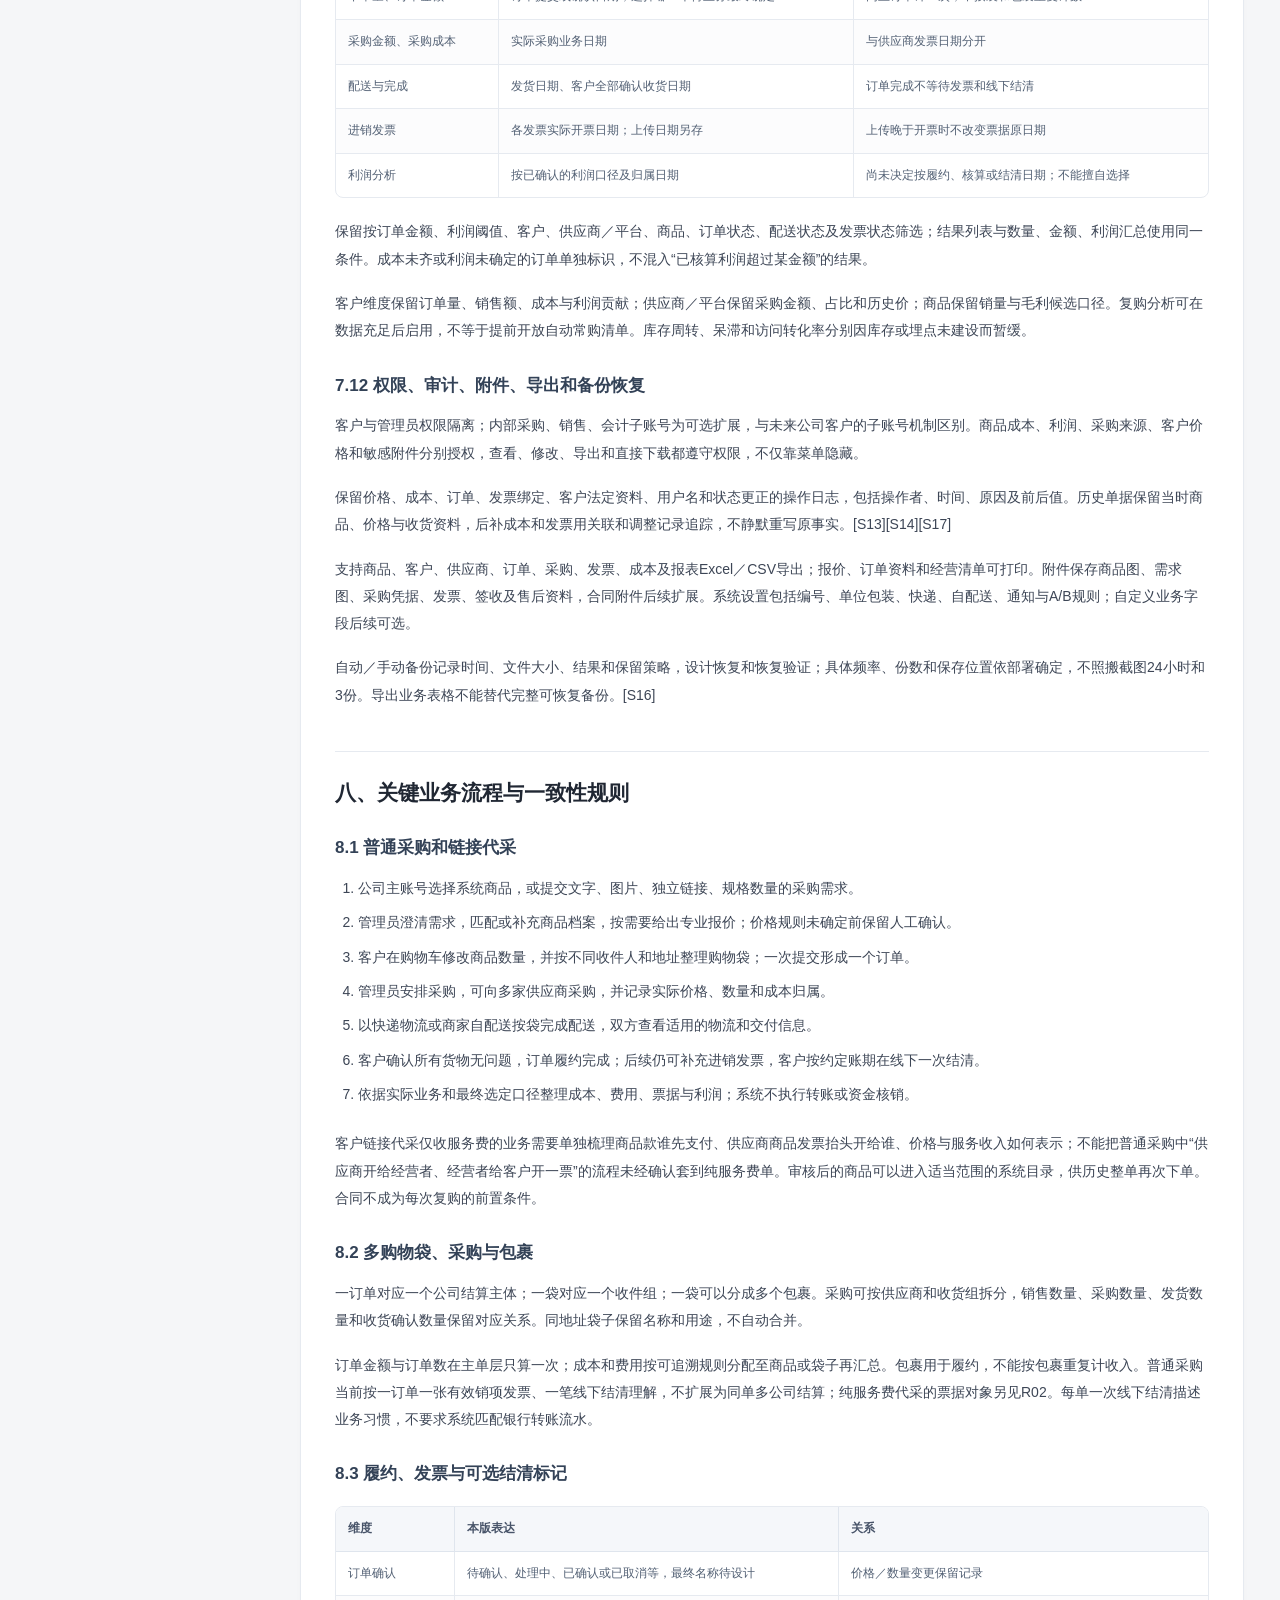
<file: readme.html>
<!doctype html>
<html lang="zh-CN"><head><meta charset="utf-8"><meta name="viewport" content="width=device-width,initial-scale=1"><meta http-equiv="Content-Security-Policy" content="default-src 'none'; script-src 'self'; style-src 'self'; img-src 'self' data:; font-src 'self'; connect-src 'none'; object-src 'none'; base-uri 'none'; form-action 'none'; frame-src 'none'"><meta name="referrer" content="no-referrer"><meta name="color-scheme" content="light"><title>完整需求 V2.1.1 · 臻朴采购系统</title><link rel="icon" href="assets/favicon.svg" type="image/svg+xml"><link rel="stylesheet" href="assets/app.50fc97037348.css"><script src="assets/document.5b05deb3772e.js" defer></script></head><body class="document-page" data-density="comfortable" data-reduced-motion="false"><header class="doc-topbar"><a class="brand" href="index.html"><span class="brand-mark">臻</span><span class="brand-copy"><strong class="brand-name">臻朴采购系统</strong><small class="brand-sub">企业采购 · 有序协作</small></span></a><nav class="site-links" aria-label="项目页面"><a href="index.html">系统预览</a><a href="client.html">客户门户</a><a href="readme.html" aria-current="page">需求文档</a><a href="names.html">名称备选</a></nav></header><div class="doc-shell"><aside class="doc-sidebar" id="document-sidebar"><h2>章节目录</h2><input class="toc-search" type="search" maxlength="100" id="toc-search" placeholder="搜索章节" aria-label="搜索文档章节"><nav aria-label="章节目录"><a class="toc-link" data-level="2" href="#chapter-1">一、版本说明、需求状态与当前范围</a><a class="toc-link" data-level="3" href="#section-1-1">1.1 版本变化</a><a class="toc-link" data-level="3" href="#section-1-2">1.2 四类需求状态</a><a class="toc-link" data-level="3" href="#section-1-3">1.3 本版工作范围</a><a class="toc-link" data-level="2" href="#chapter-2">二、参考证据范围</a><a class="toc-link" data-level="3" href="#section-2-1">2.1 “客户易通”截图的使用边界</a><a class="toc-link" data-level="3" href="#section-2-2">2.2 火办网的使用边界</a><a class="toc-link" data-level="2" href="#chapter-3">三、“客户易通”后台可借鉴的内容</a><a class="toc-link" data-level="2" href="#chapter-4">四、火办网页面构成与参考价值</a><a class="toc-link" data-level="2" href="#chapter-5">五、系统结构与完整页面地图</a><a class="toc-link" data-level="3" href="#section-5-1">5.1 总体结构</a><a class="toc-link" data-level="2" href="#chapter-6">六、客户采购门户完整需求</a><a class="toc-link" data-level="3" href="#section-6-1">6.1 公司账号、注册关闭与资料编辑</a><a class="toc-link" data-level="3" href="#section-6-2">6.2 公司子账号：未来预留</a><a class="toc-link" data-level="3" href="#section-6-3">6.3 商品浏览、资料与价格</a><a class="toc-link" data-level="3" href="#section-6-4">6.4 提交采购需求与外部链接代采</a><a class="toc-link" data-level="3" href="#section-6-5">6.5 购物车、多购物袋与地址簿</a><a class="toc-link" data-level="3" href="#section-6-6">6.6 历史整单再次下单与暂缓常购</a><a class="toc-link" data-level="3" href="#section-6-7">6.7 我的订单、物流与收货确认</a><a class="toc-link" data-level="3" href="#section-6-8">6.8 发票、报价、通知和售后</a><a class="toc-link" data-level="2" href="#chapter-7">七、内部经营后台完整需求</a><a class="toc-link" data-level="3" href="#section-7-1">7.1 工作台与业务待办</a><a class="toc-link" data-level="3" href="#section-7-2">7.2 商品、供应商供货资料与未来入驻</a><a class="toc-link" data-level="3" href="#section-7-3">7.3 公司客户、供应商和轻量跟进</a><a class="toc-link" data-level="3" href="#section-7-4">7.4 专业报价与合同预留</a><a class="toc-link" data-level="3" href="#section-7-5">7.5 销售订单与多袋履约</a><a class="toc-link" data-level="3" href="#section-7-6">7.6 采购执行与成本归属</a><a class="toc-link" data-level="3" href="#section-7-7">7.7 快递物流与商家自配送</a><a class="toc-link" data-level="3" href="#section-7-8">7.8 发票上传、识别、人工核对与业务绑定</a><a class="toc-link" data-level="3" href="#section-7-9">7.9 取消资金模块后的经营记录与利润边界</a><a class="toc-link" data-level="3" href="#section-7-10">7.10 A/B价格检查、强提醒与自动抓价候选</a><a class="toc-link" data-level="3" href="#section-7-11">7.11 日期口径、跨月统计与条件汇总</a><a class="toc-link" data-level="3" href="#section-7-12">7.12 权限、审计、附件、导出和备份恢复</a><a class="toc-link" data-level="2" href="#chapter-8">八、关键业务流程与一致性规则</a><a class="toc-link" data-level="3" href="#section-8-1">8.1 普通采购和链接代采</a><a class="toc-link" data-level="3" href="#section-8-2">8.2 多购物袋、采购与包裹</a><a class="toc-link" data-level="3" href="#section-8-3">8.3 履约、发票与可选结清标记</a><a class="toc-link" data-level="3" href="#section-8-4">8.4 跨月实例</a><a class="toc-link" data-level="3" href="#section-8-5">8.5 历史价格、抓价与核算</a><a class="toc-link" data-level="2" href="#chapter-9">九、参考系统与当前意向的冲突对照</a><a class="toc-link" data-level="2" href="#chapter-10">十、视觉与交互设计规范</a><a class="toc-link" data-level="3" href="#section-10-1">10.1 既有方向与建议色板</a><a class="toc-link" data-level="3" href="#section-10-2">10.2 标签页</a><a class="toc-link" data-level="3" href="#section-10-3">10.3 鼠标悬停高亮与文字提示</a><a class="toc-link" data-level="3" href="#section-10-4">10.4 现代后台布局</a><a class="toc-link" data-level="3" href="#section-10-5">10.5 客户端与响应式</a><a class="toc-link" data-level="3" href="#section-10-6">10.6 本轮新增页面的交互要求</a><a class="toc-link" data-level="2" href="#chapter-11">十一、当前分期建议与可评审验收场景</a><a class="toc-link" data-level="3" href="#section-11-1">11.1 一期与后续范围</a><a class="toc-link" data-level="3" href="#section-11-2">11.2 当前可以评审的验收场景</a><a class="toc-link" data-level="2" href="#chapter-12">十二、旧问题答复追踪与新一轮待定问题</a><a class="toc-link" data-level="3" href="#section-12-1">12.1 V2.0的Q01—Q10答复追踪</a><a class="toc-link" data-level="3" href="#section-12-2">12.2 新一轮需要讨论的问题（R01—R10）</a><a class="toc-link" data-level="3" href="#section-12-3">12.3 后续细则（D级，不阻塞当前需求梳理）</a><a class="toc-link" data-level="2" href="#chapter-13">十三、后续完整更新规则</a><a class="toc-link" data-level="2" href="#chapter-14">十四、来源索引</a><a class="toc-link" data-level="3" href="#section-14-1">14.1 需求与版本依据</a><a class="toc-link" data-level="3" href="#section-14-2">14.2 用户提供的18张截图</a><a class="toc-link" data-level="3" href="#section-14-3">14.3 火办网与官方资料</a><a class="toc-link" data-level="3" href="#section-14-4">14.4 快递100官方资料</a><a class="toc-link" data-level="2" href="#chapter-15">十五、V2.1.1 界面、模块化、渲染与数据安全补充</a><a class="toc-link" data-level="3" href="#section-15-1">15.1 版本边界与保持不变的业务约定</a><a class="toc-link" data-level="3" href="#section-15-2">15.2 视觉系统与页面结构</a><a class="toc-link" data-level="3" href="#section-15-3">15.3 按职责拆分与接口约定</a><a class="toc-link" data-level="3" href="#section-15-4">15.4 页面渲染、加载状态与竞争处理</a><a class="toc-link" data-level="3" href="#section-15-5">15.5 浏览器侧数据边界与注入防护</a><a class="toc-link" data-level="3" href="#section-15-6">15.6 界面偏好、示例导出与恢复边界</a><a class="toc-link" data-level="3" href="#section-15-7">15.7 构建安全、旧版保留与交付方式</a><a class="toc-link" data-level="3" href="#section-15-8">15.8 静态交付与生产系统能力清单</a><a class="toc-link" data-level="3" href="#section-15-9">15.9 后续上线前仍需确认的问题</a><a class="toc-link" data-level="3" href="#section-15-10">15.10 本次重构验收</a></nav><a class="btn btn-ghost" href="guide.html">上传与使用说明</a><a class="btn btn-ghost" href="design.html">技术设计</a><a class="btn btn-ghost" href="security.html">安全与恢复设计</a></aside><button class="sidebar-backdrop" id="doc-backdrop" type="button" aria-label="关闭目录" tabindex="-1"></button><main class="doc-main" id="document-main"><div class="doc-toolbar"><button class="btn" id="toc-toggle" type="button" aria-controls="document-sidebar" aria-expanded="false">章节目录</button><strong>完整需求文档 V2.1.1</strong><div class="toolbar-spacer"></div><a class="btn" href="docs/requirements-v2.1.1.md" download>下载 Markdown</a><button class="btn" data-print type="button">打印 / PDF</button></div><article class="document-content"><aside class="version-note"><strong>完整更新版 V2.1.1 · 2026-11-17</strong><p>以下第一至十四章保留 V2.1 业务基线，原有待确认问题继续保持待定。新增的第十五章记录本次 UI、模块化、渲染与数据安全要求。</p></aside><h1 id="document-title">采购会计系统完整需求文档</h1>
<p><strong>版本：V2.1｜更新日期：2026-11-13｜状态：完整需求讨论稿，尚未定稿</strong></p>
<p>本系统用于面向公司、单位客户的采购代办业务，以客户采购门户和内部经营后台贯通商品资料、采购需求、报价、订单、多地址配送、进销发票、成本利润和统计。网页支持电脑和手机浏览器使用，商品目录随实际业务逐步丰富。</p>
<p><strong>本轮10条回答全部按“当前设计意向”整理，不表示最终方案已经确定。</strong> 本版将这些意向写回相关页面、模块、流程、分期与验收，替代V2.0中与之冲突的建议；同时保留仍需讨论的规则和原始意图，供下一轮校正。本文不是开发完成报告，也不是仅追加内容的补丁。</p>
<h2 id="chapter-1">一、版本说明、需求状态与当前范围</h2>
<h3 id="section-1-1">1.1 版本变化</h3>
<div class="table-scroll" tabindex="0" role="region" aria-label="文档表格 1，可横向滚动"><table>
<thead>
<tr>
<th>项目</th>
<th>V2.1处理</th>
</tr>
</thead>
<tbody><tr>
<td>客户与账号</td>
<td>当前面向公司／单位；后台发号；自助注册保留但关闭并提示；一公司一主账号，子账号未来预留</td>
</tr>
<tr>
<td>资金功能</td>
<td>按当前意向不设置收付款操作、独立资金流水及核销模块，不对接支付或网银；订单结清标记与利润依据仍待讨论</td>
</tr>
<tr>
<td>多购物袋</td>
<td>一次提交形成一个订单；一袋对应一个收件组；同公司结算、客户线下一次结清；全部确认收货即履约完成</td>
</tr>
<tr>
<td>发票与跨月</td>
<td>当前一销售订单一张有效销项发票；多个供应商的采购发票另行管理；开票、采购、发货可跨月，按各业务日期统计</td>
</tr>
<tr>
<td>商品与提醒</td>
<td>前期采购价管理员填写，供应商入驻及同步未来预留；A＝30天、B＝7天为拟定默认，可自定义；首次起算存在待讨论冲突</td>
</tr>
<tr>
<td>采购需求与报价</td>
<td>需求表分开提交文字、图片、链接、规格、数量，地址非必填；正式报价及专业展示页纳入当前意向；合同预留接口</td>
</tr>
<tr>
<td>复购与常购</td>
<td>历史整单再次下单保留在一期；自动常购清单改为成熟稳定后的待办</td>
</tr>
<tr>
<td>物流与UI</td>
<td>保留双端物流查询，识别单号为候选、手选兜底；自送建议命名“商家自配送”；沿用柔和红色与现代交互</td>
</tr>
<tr>
<td>更新方式</td>
<td>仍输出完整文档；旧Q01—Q10记录答复进展，新的遗留问题改用R编号，避免把“有回答”等同于“已定稿”</td>
</tr>
</tbody></table>
</div><h3 id="section-1-2">1.2 四类需求状态</h3>
<ul>
<li><strong>既有要求</strong>：此前已明确且本轮没有改变的目标，如无在线支付、多购物袋、整单复购先入购物车、双端物流、库存暂缓、柔和红色UI。</li>
<li><strong>当前意向</strong>：本轮用户正在梳理的设计想法。本版据此安排结构，但不把它们称为最终确认规则。</li>
<li><strong>设计建议</strong>：用于实现目标或解决冲突的推荐方式，等待用户判断。</li>
<li><strong>待定／后续</strong>：仍缺业务规则或明确延后的功能。旧方案与当前意向不同的地方明确写出，不混杂执行。</li>
</ul>
<p>“功能保留”与“本期启用”分开。原本有过讨论的收付款、常购、个人客户等，不会因历史文档出现过就继续作为本版的当前实施要求。[B0][B1][B2][U3]</p>
<h3 id="section-1-3">1.3 本版工作范围</h3>
<div class="table-scroll" tabindex="0" role="region" aria-label="文档表格 2，可横向滚动"><table>
<thead>
<tr>
<th>领域</th>
<th>当前工作范围</th>
<th>状态</th>
</tr>
</thead>
<tbody><tr>
<td>经营对象</td>
<td>公司／单位客户，联系人仍作为个人资料；原有独立个人客户场景暂不纳入当前使用范围</td>
<td>当前意向</td>
</tr>
<tr>
<td>采购来源</td>
<td>本地、外地供应商，京东／淘宝等客户提供或管理员维护的外部链接</td>
<td>既有要求与当前意向</td>
</tr>
<tr>
<td>商品资料</td>
<td>手工维护、文件导入，随采购补充目录；统一商品可有多个供应商供货记录</td>
<td>既有要求＋设计建议</td>
</tr>
<tr>
<td>客户下单</td>
<td>浏览货源、采购需求、购物车、多购物袋、整单复购、后台确认及采购配送</td>
<td>既有要求，需求与报价为当前意向</td>
</tr>
<tr>
<td>资金边界</td>
<td>线下公对公转账在系统外完成；不设置收付款操作、不做独立流水及金额核销</td>
<td>当前意向，延续无在线支付要求</td>
</tr>
<tr>
<td>经营记录</td>
<td>订单成交、采购成本、运杂费、税费、发票、交付及利润分析；利润依据未定</td>
<td>既有目标，具体核算待定</td>
</tr>
<tr>
<td>发票</td>
<td>进项／销项登记、附件、关联与状态；上传识别为条件增强，手填与人工核对兜底</td>
<td>当前意向＋设计建议</td>
</tr>
<tr>
<td>完成标准</td>
<td>客户全部确认货物无问题后，订单履约完成；后续未开票、未结清不阻断完成</td>
<td>当前意向</td>
</tr>
<tr>
<td>价格维护</td>
<td>A/B提醒、日志、自定义周期保留；本轮默认值与首次起算分别标明</td>
<td>既有要求＋当前意向，部分待定</td>
</tr>
<tr>
<td>库存</td>
<td>完整库存暂缓，保留接口；采购和配送不强制依赖库存入库</td>
<td>既有要求</td>
</tr>
<tr>
<td>通用能力</td>
<td>权限隔离、附件、操作审计、导出、备份及恢复、电脑手机适配</td>
<td>既有规划，细节为设计建议</td>
</tr>
<tr>
<td>视觉</td>
<td>比火办网稍浅柔和的红色；现代标签页、悬停高亮、文字悬浮提示</td>
<td>既有要求</td>
</tr>
</tbody></table>
</div><p>用户提出未来可能出售系统，因此可考虑配置和模块扩展；<strong>这不自动等于本期建设多租户SaaS、收费会员、卡密激活或完整供应商入驻平台</strong>。智慧记自动同步、历史迁移仍未提出。桌面封装、部署位置和维护方式后续选定。</p>
<h2 id="chapter-2">二、参考证据范围</h2>
<h3 id="section-2-1">2.1 “客户易通”截图的使用边界</h3>
<p>沿用V2.0对用户提供的18张后台截图的核对，包含工作台、客户、商机、报价、合同、订单、工单、供应商、采购、商品、财务、用户、角色、备份、审计和帮助等页面。收费会员截图仅用于识别排除范围，不纳入系统需求。[S01—S18]</p>
<p>截图能够证明当时展示的栏目、字段、入口和产品说明，不能证明完整业务已经实际跑通。空表、灰色按钮不等于功能不支持；只看到侧栏入口的功能不推断其完整规则。客户自助端、多购物袋、佣金和A/B价格检查在这组截图中<strong>未展示</strong>，不能据此断言原产品没有。</p>
<h3 id="section-2-2">2.2 火办网的使用边界</h3>
<p>2026-11-13核验了火办网公开、未登录页面，覆盖首页、分类列表、品牌中心、品牌商品列表与登录页。[W1—W5]</p>
<ul>
<li>商品详情、购物车等访问触发登录跳转，因此没有核验登录后的详情、结算、我的订单、会员中心或商家后台。</li>
<li>首页的“项目智能报价、订单智能采购、物流时效速查”等入口真实链接到教学视频，按教学入口和业务主题记录，不描述为本轮已实测业务工具。</li>
<li>某分类列表本次显示0项结果，只能描述当次页面现象，不能据此认定无货或筛选不可用。</li>
<li>安兴集团官网及官方PDF补充火办网的归属和功能资料。PDF元数据创建日期为2023-09-12，共14页，属于历史官方材料，不能当作2026年后台现场核验。[W6][W7]</li>
</ul>
<p>本次是功能与页面规划整合，尚未验证火办网、京东等平台的开放接口。基础货源支持手工维护及文件导入；自动同步、自动代下单不属于已接入或已确认可用的能力。</p>
<h2 id="chapter-3">三、“客户易通”后台可借鉴的内容</h2>
<div class="table-scroll" tabindex="0" role="region" aria-label="文档表格 3，可横向滚动"><table>
<thead>
<tr>
<th>参考模块</th>
<th>截图中实际展示</th>
<th>对本系统的处理</th>
</tr>
</thead>
<tbody><tr>
<td>工作台</td>
<td>客户、跟进待办、月签单采购出库退货、待开票低库存供应商，应收实收应付及年度收入成本利润等卡片</td>
<td>借鉴待办与经营概览；改为代采、发票、成本和价格检查的重点，不照搬收付款指标，库存指标随库存模块暂缓</td>
</tr>
<tr>
<td>客户</td>
<td>编号、名称、级别、状态、标签、业务员、手机、最后跟进；搜索筛选、打印、导入导出</td>
<td>保留客户档案，建议增加轻量跟进、标签与待办；线索、公海池等仅看到入口，复杂CRM后续可选</td>
</tr>
<tr>
<td>商机</td>
<td>五阶段漏斗、预计成交、赢输单率及负责人报表</td>
<td>可供项目业务参考，普通复购不强制建立商机</td>
</tr>
<tr>
<td>报价</td>
<td>编号、日期、客户、业务员、金额、折扣、状态</td>
<td>正式报价已进入当前意向，版本、有效期及转订单为设计建议；不把每次普通下单变成报价审批</td>
</tr>
<tr>
<td>合同</td>
<td>编号、名称、类型、客户、起止日期、状态、金额、关联订单数</td>
<td>当前保留合同关联接口；完整合同附件、期限和多订单管理后续启用</td>
</tr>
<tr>
<td>销售订单</td>
<td>“签单”编号、日期、客户、合同、业务员、金额、已收、欠款</td>
<td>借鉴订单台账，补待确认、采购、收货分组和物流；不照搬已收／欠款资金台账</td>
</tr>
<tr>
<td>工单</td>
<td>类型、客户、联系人、地址、预约、状态、师傅、费用；我的工单／工单池提到接单、签到、完工、抢待派单</td>
<td>当前先用售后与异常事项；外派师傅、抢单签到另列后续选项</td>
</tr>
<tr>
<td>供应商与采购</td>
<td>供应商档案及导入导出；采购单供应商、经办人、金额、已付、欠款、状态；说明确认入库后增加库存</td>
<td>借鉴采购台账与成本资料，适配直发和经手发货；不强制入库，不增加付款登记</td>
</tr>
<tr>
<td>商品与库存</td>
<td>图片、名称、型号、分类、单位、售价、库存、导入导出；侧栏有出库、退货、待入库、库存预警</td>
<td>借鉴商品字段与批量维护；仅有入口的仓库功能不视为已核验流程，库存仍暂缓</td>
</tr>
<tr>
<td>财务</td>
<td>流水日期、类型、金额、方式、关联单据、对方、备注，收款／付款／净额汇总；说明支持分批开票和多个PDF附件</td>
<td>吸收发票附件和业务关联参考；本版不吸收资金流水，也不把分批销项开票带入一单一票意向</td>
</tr>
<tr>
<td>用户与角色</td>
<td>内部账号启停、改密；管理员、业务员、调度员、师傅、财务、仓管等角色和菜单权限描述</td>
<td>区分内部账号与外部客户账号；本系统权限按实际操作和数据范围定义，不直接照抄角色</td>
</tr>
<tr>
<td>系统设置</td>
<td>字典、系统配置、自定义字段、工单类型、时效管家等侧栏入口</td>
<td>基础配置纳入原方案，自定义字段和复杂工单配置后续可选</td>
</tr>
<tr>
<td>备份与审计</td>
<td>备份开关、目录、间隔、保留份数、手动执行、大小时间状态；审计模块、操作人、时间、对象、摘要、结果等字段；页面说明支持差异对比，详情未展示</td>
<td>建议补充恢复流程和恢复验证；截图中24小时、保留3份只是参考值，恢复能力未展示</td>
</tr>
<tr>
<td>帮助说明</td>
<td>帮助页介绍本地化存储及通知依赖时效管家；备份页另提供NAS／服务器目录说明</td>
<td>作为部署与提醒的参考线索，不当作技术验证；需按客户外网访问和内置A/B提醒重新设计</td>
</tr>
</tbody></table>
</div><p>截图事实与本版采纳范围分开列示；本轮调整采纳范围，不改写截图所显示的事实。来源文件在文末逐项列明。[S01—S18]</p>
<h2 id="chapter-4">四、火办网页面构成与参考价值</h2>
<div class="table-scroll" tabindex="0" role="region" aria-label="文档表格 4，可横向滚动"><table>
<thead>
<tr>
<th>页面／区域</th>
<th>本轮可见内容</th>
<th>建议吸收的部分</th>
</tr>
</thead>
<tbody><tr>
<td>顶部导航</td>
<td>登录、注册、邀请码注册、我的订单、会员中心、商家中心、APP等入口</td>
<td>客户账号与订单入口清晰；本版注册暂关，不直接复制开放注册或邀请码机制</td>
</tr>
<tr>
<td>首页搜索区</td>
<td>品牌标识、关键词搜索、找同款、购物车；找同款操作要求登录</td>
<td>强化关键词搜索、购物车；找同款／图片识别不是一期默认能力</td>
</tr>
<tr>
<td>首页分类与内容</td>
<td>左侧办公分类，中部促销横幅，右侧MRO分类；下方品牌、品类、商品卡及促销／直发标签</td>
<td>采用清晰分类、品牌和履约提示；按自身货源逐步扩展分类，减少大促销区域</td>
</tr>
<tr>
<td>首页服务入口</td>
<td>项目报价、智能采购、物流时效、退货等教学视频入口；浮动客服、购物车、售后</td>
<td>将采购、物流、售后设计为可理解的业务入口；不把教学链接当作已验证自动化能力</td>
</tr>
<tr>
<td>分类列表</td>
<td>类目、克重、规格、包装筛选；销量／价格排序，价格范围、库存充足、配送地区、大图展示和商品数</td>
<td>参考规格筛选和列表操作；供货能力不能以未接库存的“库存充足”替代</td>
</tr>
<tr>
<td>品牌中心</td>
<td>搜索、A—Z及数字首字母、品牌入口</td>
<td>建议商品资料增加品牌，商品量增长后启用品牌检索</td>
</tr>
<tr>
<td>品牌商品列表</td>
<td>按目录分类、默认／销量／人气／价格排序、价区间、库存筛选、商品编码、收藏</td>
<td>参考商品编码、收藏、分类及排序；人气排序需先具备相应数据</td>
</tr>
<tr>
<td>登录页</td>
<td>账号密码、自动登录、找回密码、普通及邀请码注册入口</td>
<td>保留便捷登录及找回；本版采用后台发号，注册关闭提示，单位多账号未来预留</td>
</tr>
</tbody></table>
</div><p>来源为本轮公开页面观察。[W1—W5]</p>
<p><strong>价格权限有一处值得特别注意：</strong> 首页多数商品卡显示登录查看价格，但本轮在品牌商品列表仍看到一件商品的价格。因此不能概括为火办网全站“必须登录才能看价”。本系统应在列表、详情、搜索、购物车、导出及直接访问入口执行同一套客户价格权限。[W1][W4]</p>
<p>官方历史PDF描述了客户前台、经销商后台、商城后台，以及客户与商品维护、客户价格、账期额度、配送、签收、经营数据、对账开票和退换货等能力。对本系统的启发是把客户采购与内部执行贯通；支付提现、库存接入、平台营销及服务时效承诺不直接复制。PDF物理第9页和第13页分别对应印刷页08和12。[W7]</p>
<h2 id="chapter-5">五、系统结构与完整页面地图</h2>
<h3 id="section-5-1">5.1 总体结构</h3>
<p>采用“客户采购门户＋内部经营后台”统一维护商品、公司客户、采购需求、报价、销售与采购订单、履约、发票和经营数据。电脑适合批量处理，手机适合选购、改数量、查物流和快速处理待办。</p>
<p>普通复购走短流程；报价用于专业呈现商品和价格，合同保留扩展位置。前台显示客户自己的业务资料，后台保存供货来源、成本、内部说明和审计信息。不得因为取消资金流水而取消成本记录，也不得为了计算利润重新塞入收付款台账。</p>
<div class="table-scroll" tabindex="0" role="region" aria-label="文档表格 5，可横向滚动"><table>
<thead>
<tr>
<th>端／栏目</th>
<th>本版页面与职责</th>
<th>状态</th>
</tr>
</thead>
<tbody><tr>
<td>客户：首页／商品</td>
<td>搜索、分类、商品列表详情；品牌、规格、单位包装与可见价格</td>
<td>既有要求，价格模式待定</td>
</tr>
<tr>
<td>客户：提交采购需求</td>
<td>文字、图片、独立链接字段、规格、数量；查看处理进展</td>
<td>当前意向</td>
</tr>
<tr>
<td>客户：报价</td>
<td>专业报价展示页、商品主图及系统商品链接、数量价格、查看和反馈</td>
<td>当前意向；确认方式待定</td>
</tr>
<tr>
<td>客户：购物车／购物袋</td>
<td>改数量、分组收件、地址簿、提交检查，一次提交一个订单</td>
<td>既有要求＋当前意向</td>
</tr>
<tr>
<td>客户：订单／物流</td>
<td>订单详情、各袋配送、快递轨迹、商家自配送、收货确认、再次下单</td>
<td>既有要求＋当前意向</td>
</tr>
<tr>
<td>客户：发票／资料</td>
<td>已上传销项发票及状态、订单资料导出、通知、可编辑的账号资料</td>
<td>当前意向，权限边界待定</td>
</tr>
<tr>
<td>客户：常购</td>
<td>暂不向客户展示，成熟稳定后再设计规则并启用</td>
<td>当前意向：后续待办</td>
</tr>
<tr>
<td>客户：注册／子账号</td>
<td>注册关闭并提示；子账号暂不开，未来提交须主账号审核</td>
<td>当前意向：预留</td>
</tr>
<tr>
<td>后台：工作台</td>
<td>待确认、待采购、配送异常、缺进项票／未上传销项票、待核对成本、到期查价</td>
<td>既有规划按当前意向调整</td>
</tr>
<tr>
<td>后台：基础资料</td>
<td>公司客户、主账号、供应商、商品、多来源供货、历史价、采购链接</td>
<td>核心范围</td>
</tr>
<tr>
<td>后台：需求／报价／订单</td>
<td>需求匹配、补充商品档案、专业报价、销售订单、采购单、合同关联预留</td>
<td>当前意向＋既有要求</td>
</tr>
<tr>
<td>后台：履约／发票</td>
<td>分袋分包配送、物流、自配送、客户收货确认、采购与销售发票上传绑定</td>
<td>核心范围</td>
</tr>
<tr>
<td>后台：票据与经营核算</td>
<td>发票资料、商品成本、运杂费及费用资料、利润待核算状态、按业务日期统计与导出</td>
<td>核算口径待定，数据保留</td>
</tr>
<tr>
<td>后台：系统</td>
<td>账号权限、A/B提醒、附件、操作日志、设置、导出、备份恢复</td>
<td>既有规划</td>
</tr>
</tbody></table>
</div><p><strong>本版不设独立收款单、付款单、资金流水、收付款核销或网银对账页面。</strong> 是否在订单上保留手工“已结清”标记仍待R01，不提前把它当作已确定功能。</p>
<h2 id="chapter-6">六、客户采购门户完整需求</h2>
<h3 id="section-6-1">6.1 公司账号、注册关闭与资料编辑</h3>
<p><strong>当前意向：</strong> 客户对象为公司／单位，前期一个公司对应一个主账号，由管理员生成。自助注册保留接口，暂不开放；注册页面显示清楚提示，例如“自助注册暂未开放，请联系管理员开通账号”。提示文案为设计建议，关闭状态同时作用于提交入口，不能只是隐藏按钮。</p>
<p>客户可在账号后台修改允许编辑的资料。建议先开放联系人、联系方式、收货地址、密码等个人使用资料；具体字段清单见D02、D03。用户名拟每年可改一次，“自然年一次”还是“距上次修改满一年”尚待明确。</p>
<p>公司／单位的法定名称以及用于开票、合同的名称不能由客户自行修改。资料录错不能永久无解：建议由客户申请、管理员核对后纠正，记录修改前后值、依据、操作人和时间；历史合同、订单及已开票信息保持可追溯，不随主档案静默改写。</p>
<p>账号停用、找回密码与客户数据隔离继续保留。主账号、公司档案、联系人应有清楚对应关系，客户不得查看其他公司订单、成本、附件和价格资料。</p>
<h3 id="section-6-2">6.2 公司子账号：未来预留</h3>
<p>本期不开启公司多账户；保留未来一个主账号管理多个子账号的关系。按当前意向，子账号发起的业务需要主账号审核，并由主账号正式提交；不能让子账号绕过审核直接对外形成订单。</p>
<p><strong>设计建议：</strong> 在后续订单、需求及报价反馈的显眼位置标注“由某子账号发起，主账号审核提交”，保留发起人、审核人、提交人和时间。用户所说“子账号的所有内容”具体涵盖哪些操作仍需后续细化，不把它扩展为本期复杂审批系统。后续设计建议：已审核的内容如果再次修改，应重新提交主账号审核，不能沿用旧批准直接提交变更内容。</p>
<h3 id="section-6-3">6.3 商品浏览、资料与价格</h3>
<p>保留商品图片、标题、文字描述、分类、品牌、型号、规格、单位包装、系统商品编码、当前可见价格、起订量、供货状态、搜索筛选及加入购物车。品牌和规格筛选按商品数量逐步启用；未接库存时不显示无依据的实时库存承诺。</p>
<p><strong>价格是本轮明确保留的待定项。</strong> 固定价、客户价、协议价、询价、不同客户可见范围、有效期和改价确认等尚未选定。本版保留这些设计位置，不宣称已采用某个默认价格优先级。可以在原型中展示“待报价／待确认”，不能把未确定价格当成0元。</p>
<p>后台采购价、来源链接和内部备注与对客内容分离。商品列表、详情、报价、购物车和导出应执行同一可见规则；具体公开范围在价格与报价问题中进一步确认。</p>
<h3 id="section-6-4">6.4 提交采购需求与外部链接代采</h3>
<p><strong>当前意向：</strong> 商品目录前期较少，客户可提交文字、图片、链接、规格和数量；文字和链接分开字段，图片可独立上传。收件人、地址在提交商品需求时不是必填，正式下单时再按购物袋填写。</p>
<p>文字框附近给出建议，例如：“可描述商品用途、品牌型号、材质、期望交付时间或替代要求；规格、数量和商品链接请填写到对应栏位。收货信息可在下单时填写。”若客户仍在文字里写地址，应保留原文供管理员查看，不自动把它当成已确认收货地址。</p>
<p>管理员查看需求、澄清规格、匹配已有商品，或补充商品档案与采购来源，再报价或供客户加入购物车。为客户按链接代采后，商品可以经管理员审核上架到系统，便于下次从历史订单再次下单。是仅该客户可见，还是进入公共目录，仍待R07；客户提交外部链接不等于自动批准全站上架。</p>
<p>外部京东／淘宝链接属于采购来源；对客专业报价优先使用系统内商品页面链接。自动抓取价格、图片或资料属于候选增强，须在权限和接口可行性明确后再决定，不假定平台API可用。</p>
<h3 id="section-6-5">6.5 购物车、多购物袋与地址簿</h3>
<p>保留增删商品、改数量、备注、袋子新增复制删除、跨袋移动商品、地址簿选择和提交前校验。<strong>当前意向是一袋对应一个收件组；一袋只有一个收件人及地址。</strong> 同一订单内各袋可包含不同商品、不同数量，送到不同地点，但归属于同一个公司结算主体。</p>
<p>一次提交的所有袋子属于同一订单。每袋保存名称或用途、商品、数量、收件人、电话、地址及备注；即使两个袋子地址相同，也不自动合并。袋内一部分商品分开发货时可以有多个包裹，袋子与包裹不是同一概念。</p>
<p>地址簿保留新增、修改、删除、默认地址和标签。订单保存当时地址快照；更改地址簿不会改历史订单。购物车跨设备保存属于设计建议；多个命名购物车属于后续增强，不是多购物袋的前提。</p>
<h3 id="section-6-6">6.6 历史整单再次下单与暂缓常购</h3>
<p><strong>整单复购继续保留一期：历史订单 → 再次下单 → 购物车 → 改数量／删商品／核对分组与地址 → 提交新订单。</strong> 不直接生成不可编辑的新单。</p>
<p>建议回填商品、数量和收货分组，并检查下架、可见范围、供货和本次价格。旧成交价可供对照，最终取价规则待定；不能复制旧订单的采购、发票、结清、签收或售后状态。</p>
<p><strong>自动常购清单改为后续待办，待系统成熟稳定再展示给客户。</strong> 不把它作为一期验收门槛，也不需要现在继续追问购买次数和统计窗口。历史需求中的最近购买时间、历史价、当前价、收藏置顶和隐藏等保留为以后设计参考，“2次／365天”仍不是定稿规则。</p>
<h3 id="section-6-7">6.7 我的订单、物流与收货确认</h3>
<p>订单详情按购物袋显示商品、数量、地址与配送记录，每个包裹展示快递公司、单号、轨迹、更新时间和异常。一个袋子多包裹时按实际交付数量汇总，首个包裹签收不等于整袋或整单完成。</p>
<p>自送提供快捷选项，建议命名为**“商家自配送”**，并明确“无需快递单号”。可记录配送人、预计或实际送达时间、联系方法与交付凭据；不能伪造快递轨迹。</p>
<p><strong>当前意向：客户全部确认收到货物且无问题，订单履约完成。</strong> 未上传销项发票、尚未取得供应商发票或客户尚未线下结清，都不阻断履约完成。快递显示签收只是运输信息，不自动替代客户对全部商品的确认；由客户点击、管理员代确认还是其他方式留证，见R05。</p>
<h3 id="section-6-8">6.8 发票、报价、通知和售后</h3>
<p>客户可以查看本公司订单及已上传的有效销项发票；显示“尚未上传”比将空白误当成无发票需求更清楚。报价需要专业、好看的页面展示，具体字段见7.4；通过何种站内或外部方式通知客户，仍为交付细节。</p>
<p>订单确认、发货、报价、发票上传等站内通知为建议。售后保留关联原商品、数量、收货组、原因、图片及处理进度的能力；退货、换货、补发影响履约和成本资料，涉及实际退款仍在线下处理，本系统不因此增加退款支付操作。</p>
<h2 id="chapter-7">七、内部经营后台完整需求</h2>
<h3 id="section-7-1">7.1 工作台与业务待办</h3>
<p>集中显示订单、采购、销售金额、采购成本、已具备依据的费用与利润指标，以及待确认、待采购、待发货、配送异常、缺供应商发票、未上传销项发票、成本待核对和价格检查。经营报表初始范围按当前意向建议设为本月1日至当天，可切换周、月或自定义范围。业务待办队列则默认汇总跨月未处理事项，包括未上传销项票、缺供应商票、待核算和到期查价，不能因为进入新月份就隐藏上月未完成的事项。</p>
<p>借鉴参考后台的指标卡与待办入口，但本版不建立收款／付款／现金净额看板，也不把尚未有数据依据的欠款统计伪装成自动计算结果。未来若采用订单结清标记，只按最终同意的范围展示状态，不扩张成资金流水。[S01]</p>
<h3 id="section-7-2">7.2 商品、供应商供货资料与未来入驻</h3>
<p>保留商品创建编辑、图片、分类、品牌、型号、规格、单位包装、编码、上架下架、起订量、可见范围及直发／经手标记。统一商品与供货记录分开，一件商品可关联多供应商、采购来源链接、报价日期、当前采购价、历史进价和采购条件。</p>
<p><strong>当前意向：前期采购价由管理员手工填写。</strong> 后续可能由入驻供应商填报，或仍由管理员代录；并非所有供应商都会入驻。本版预留供应商提交资料与同步的接口，不预先开发完整供应商门户。</p>
<p>建议保留资料来源、提交人、更新时间、待核对状态和修改历史；未来供应商提交信息先成为待审核或候选资料，不能无痕覆盖已确认订单。导入支持预览和错误行反馈，导出及打印按权限执行。基础比价同时考虑税、单位包装、运杂费、供货及报价时间。[S11][W2—W4]</p>
<h3 id="section-7-3">7.3 公司客户、供应商和轻量跟进</h3>
<p>客户档案以公司／单位为主体，记录公司名称、联系人、联系方式、主账号、税号、开票与合同资料、收货地址、历史订单和贡献分析。账期及常用开票日作为业务约定信息保留，可填写有合同或无合同的约定；账期起点和固定开票安排见R03，不因为保留账期就默认建设应收核销或强制信用额度系统。</p>
<p>供应商覆盖本地、外地及平台等来源，保留名称、类型、联系人、开票资料、商品、历史采购和价格、外部订单号及必要备注。采购成本和待取得发票可管理，不设置独立付款流水。</p>
<p>建议保留标签、负责人、最后跟进、下次待办及搜索筛选、导入导出打印。复杂线索、公海池、商机漏斗和外勤服务均后续按需启用。[S02][S03][S09]</p>
<h3 id="section-7-4">7.4 专业报价与合同预留</h3>
<p><strong>正式报价是本轮当前意向。</strong> 后台可整理商品，生成面向客户的专业展示页面，至少包含：商品标题、文字说明、主图、系统内商品链接、数量、单价和金额。外部采购链接不直接作为报价商品公开链接。</p>
<p>报价设计建议包含报价编号、报价对象、日期、价格版本、有效期、商品主图、标题、说明、系统商品链接、数量、单位、单价、小计、总价、费用说明及联系人，提供适合电脑手机阅读以及打印／PDF导出的版式。推荐先使用站内报价中心＋站内通知推送给客户，微信／邮件等外部通知以后选配。访问权限见R07，价格与锁价见D01，接受报价、转订单和推送方式见D04；不先把建议变成用户承诺。</p>
<p>普通明确价格的复购可走简化路径，不强制“商机→正式报价→合同→再次确认”。询价、价格或费用有变动时，应有清楚的变更与客户认可记录，具体规则未定。</p>
<p><strong>合同当前只要求留接口。</strong> 保留订单／客户关联合同的扩展位置；完整合同编辑、签署、到期提醒和一合同多订单管理是未来选项。因未来可能出售系统而留扩展能力，不要求当前熟客业务每单必须有合同。[S04][S05]</p>
<h3 id="section-7-5">7.5 销售订单与多袋履约</h3>
<p>订单可由客户提交或后台代录，保存公司客户、来源、商品数量、各袋收件信息、已约定价格、客户备注和内部备注。后台核对供货，按当前业务安排采购和配送，处理拒绝、取消、数量变更、缺货替代及异常。</p>
<p>一订单多袋、同公司结算；订单金额和订单数在主订单层计一次，各袋与包裹仅分解履约。若未来支持不同结算主体，须另作方案，当前不在同单内混放不同公司账务。</p>
<p>变更价格、数量或地址时保存差异和原因，更新受影响的采购、报价及履约资料，不能静默改写既有记录。新价格模式未定前，不写死一套强制确认流程。未来子账号业务须显示来源和主账号审核链，本期不开放子账号提交。</p>
<h3 id="section-7-6">7.6 采购执行与成本归属</h3>
<p>保留手工采购单和从销售需求生成采购安排，按供应商、商品及收货组拆分；记录规格、数量、单价、渠道、外部平台订单号、采购日期、预计和实际到货、采购运费杂费、异常与取消。</p>
<p>数量、成本和供应商发票能追溯至销售商品行及收货组。一销售订单可向多家供应商采购；未来合并采购多笔销售需求时仍需保留数量和金额归属，不能把同一份采购成本重复算给多个订单。</p>
<p>支持供应商直发，以及管理员收到货后整批或分组发给客户。库存暂缓时，可记录实际采购、收货和配送，不强制库存入库。含税／不含税成本、税额与分摊方式保留清楚，采购价变更可追溯。[S10]</p>
<h3 id="section-7-7">7.7 快递物流与商家自配送</h3>
<h4 id="section-7-7-1">7.7.1 运单录入与查询</h4>
<p>按订单、购物袋及实际发货商品创建配送记录，填快递单号，优先提供快递公司识别候选；无法识别或有多个候选时由管理员手选。单号识别是辅助，不能认为所有单号都能准确自动识别。</p>
<p>客户和后台均能查询同一包裹的轨迹、签收、异常及最后更新时间。自动识别失败、无轨迹、接口错误、调用受限等情况应明确提示；历史已获取轨迹可按接入能力和授权保存，避免每次切换页面都无条件请求第三方。</p>
<h4 id="section-7-7-2">7.7.2 自配送快捷入口</h4>
<p>在“快递／物流”旁增加**“商家自配送”**快捷选项，旁注“由商家自行送达，无快递单号”。启用后不要求快递公司和单号，展示配送联系人、时间、状态、备注及可选交付凭据；签收／客户确认按同一订单履约原则处理。多袋可采用不同配送方式，所有袋子都确认完成后才汇总整单完成。</p>
<h4 id="section-7-7-3">7.7.3 快递100官方核验与接入建议</h4>
<p>以下为2026-11-13对官方页面和文档的核对，<strong>没有使用本系统账号进行API实测，也没有完成接入</strong>。官网的免费调试、正式套餐、调用限制和旧接口应分别理解。</p>
<div class="table-scroll" tabindex="0" role="region" aria-label="文档表格 6，可横向滚动"><table>
<thead>
<tr>
<th>核验事项</th>
<th>官方资料所能支持的结论</th>
<th>对本系统的影响</th>
</tr>
</thead>
<tbody><tr>
<td>注册测试额度</td>
<td>现行实时查询产品页介绍注册可获100单测试；相关文档说明未充值可调试，测试额度仅供联调，实际赠送量以账号后台为准</td>
<td>不能写成每天100次或长期免费额度；上线前核对账户实际权限与正式费用 [K1][K2][K3]</td>
</tr>
<tr>
<td>同运单调用限制</td>
<td>查询技术文档要求同一运单查询间隔至少30分钟，24小时不超过48次，超限可能锁单</td>
<td>前后台、自动任务和重试必须共享同一运单的调用限制，不能分别耗用48次 [K4]</td>
</tr>
<tr>
<td>实时查询与持续更新</td>
<td>官方实时查询产品说明面向用户主动点击；持续后台跟踪建议采用订阅推送</td>
<td>不把每小时批量轮询全部运单设为默认；需要自动更新时优先评估订阅 [K5]</td>
</tr>
<tr>
<td>快递公司识别</td>
<td>识别文档要求具备相应正式套餐权限，可能返回候选或识别失败</td>
<td>不假定100单测试附带识别；前台给候选、后台可手选，并校验最终快递公司 [K6]</td>
</tr>
<tr>
<td>计费去重</td>
<td>官方结算说明对同承运商、同运单在40天范围内的实时查询／订阅有去重计费规则</td>
<td>去重计费不取消查询限频，也不表示接口免费；按实际产品和账户配置核对 [K7]</td>
</tr>
<tr>
<td>旧云平台与旧跳转接口</td>
<td>官方资料说明旧云平台已下架；旧免费H5／网页跳转接口已归档，不是持续维护的结构化轨迹接口</td>
<td>不引用旧0元套餐作为当前承诺，不把打开查询网页当成已获取可持久保存的物流轨迹 [K8][K9]</td>
</tr>
</tbody></table>
</div><p>本轮未从公开资料查到可统一适用于所有账户的100单试用有效期或全局QPS，不编造相应数字。实际赠送量、权限、正式套餐和计费仍需在选型时核对账户。</p>
<p><strong>本系统接入建议，尚未定稿：</strong> 默认使用约60分钟的共享结果缓存作为起点，用户主动刷新也遵守官方单运单限制；用同一运单请求锁防止前后台同时发出重复请求，失败重试采用延后与退避，并提示额度或权限不足。60分钟是本系统建议，不是官方强制周期；即使改短也不能突破上述官方限制。</p>
<p>若需要持续更新，优先使用正式支持的订阅推送；收到状态后更新同一份轨迹供前后台查看。运单签收后停止无必要的补查，但<strong>快递签收不等于客户确认全部货物无问题</strong>。接口不可用时保留既有结果、最后更新时间和手工纠正入口；商家自配送继续走独立记录。试用后是否采用正式套餐及需要多及时的更新，见R09。</p>
<h3 id="section-7-8">7.8 发票上传、识别、人工核对与业务绑定</h3>
<p>以下按目前普通采购销售流程整理；纯服务费代采中商品款与供应商发票抬头归属仍见R02，不能未经确认套用普通采购的进销票流程。</p>
<p><strong>当前业务顺序：</strong> 客户下单，管理员采购并配送，客户确认货物无问题后订单履约完成；随后向各供应商取得采购发票，并在约定时段向客户开票。采购、收货、开票可跨月，不能把发票尚未上传视为订单没有完成。</p>
<div class="table-scroll" tabindex="0" role="region" aria-label="文档表格 7，可横向滚动"><table>
<thead>
<tr>
<th>方向</th>
<th>本版处理</th>
</tr>
</thead>
<tbody><tr>
<td>销项：给客户的发票</td>
<td>按当前意向一销售订单一张当前有效发票；不因为多购物袋拆成多张普通销售发票，也不按本期方案合并多订单开一张普通票</td>
</tr>
<tr>
<td>进项：供应商采购发票</td>
<td>同一销售订单可能涉及多供应商、多张进项发票，分别关联采购业务并追溯到销售订单；不能套用销项“一单一票”限制</td>
</tr>
<tr>
<td>更正与历史</td>
<td>发票作废、更换或调整保留原附件、状态和关系；一张当前有效销项票与历史票据资料区别显示，例外处理待R08</td>
</tr>
<tr>
<td>跨采购关联</td>
<td>供应商一张发票是否覆盖多采购业务、如何分配对应金额仍待定，不把它视为自动获准的全部多对多规则</td>
</tr>
</tbody></table>
</div><p>上传PDF或图片后，<strong>OCR是条件增强</strong>：提取发票号码、开票日期、购销方、金额、税额等可用信息，管理员核对后保存；识别失败、识别不全或暂未接入OCR时，允许手填。识别出的订单关联仅作候选，需要人工确认，不凭金额相同自动绑定。</p>
<p>管理员也可从具体订单进入上传，以明确该附件归属；重复附件、票号或金额异常建议提示。进项缺票、销项尚未上传、已关联、已作废等状态可检索。系统管理发票资料与关联，<strong>不自动开具税务发票，不对接税务申报</strong>。</p>
<h3 id="section-7-9">7.9 取消资金模块后的经营记录与利润边界</h3>
<p><strong>当前意向：客户在线下公对公结算；对供应商或平台的实际采购付款在系统外完成。本系统不提供收款、付款或独立资金流水功能。</strong> V2.0中建议的收付款单、预收预付、资金分配核销、独立应收应付台账与网银对账，不再作为本版实施范围，也不改名为“结算台账”后重新加入。</p>
<p>保留可支持业务分析的数据：对客成交金额、商品采购成本、税额及含税口径、采购与发货运杂费、直接费用和附件。代垫／报销性质可以作为待讨论的费用分类，但不默认建设报销支付、代垫回收或资金结算流程。</p>
<p>用户目前用“收款减付款”理解佣金／收益，另有按客户提供链接代采、只收服务费的情形。这里需要按同一订单归集对应金额，不能直接用“本月收款合计减本月采购付款合计”代表本月订单利润，因为采购、交付和结账可能跨月。<strong>没有实际资金记录时，系统不能自动声称算出了实际现金差额。</strong> 商品买卖差价、独立服务费、订单成本差额和最终结算利润需要分开讨论；订单是否手工标记结清、是否仅手工记录该订单的结算总额与实际成本或直接录入核定收益、利润按何日期归属，分别待R01、R02、R04。上述方式是可选择的核算设计，本版没有把其中任一项当成已经批准的功能。</p>
<p><strong>优先讨论的轻量方案：按订单归集经营金额，不建立资金流水。</strong> 普通采购销售可利用已保存的订单成交额、实际采购成本及直接费用，展示“预估订单收益”；资料完整后由管理员核对，保存一份核算结果。若最终约定金额与原订单不同，保留调整原因。这样能够分析每笔业务，而不需要登记银行账户、每次转账、资金分配或自动核销。是否采用这一方案由R02决定；特殊服务业务也可选择直接录入核定服务收益，但同一笔收益不能同时自动计算又手工累加。</p>
<div class="table-scroll" tabindex="0" role="region" aria-label="文档表格 8，可横向滚动"><table>
<thead>
<tr>
<th>业务情形</th>
<th>建议如何表达</th>
<th>需要继续确认的事实</th>
</tr>
</thead>
<tbody><tr>
<td>普通采购销售</td>
<td>对客订单金额与该单实际采购成本、直接费用配对，形成经营收益估算</td>
<td>金额的含税口径、费用是否已经计入成本、何时确认核算</td>
</tr>
<tr>
<td>经营者垫付商品款的服务代采</td>
<td>商品采购金额、客户应承担的商品款和独立服务费分开表达；归还的商品垫款不重复增加收益</td>
<td>客户最终承担的金额、服务费收取方式、供应商与客户票据对象</td>
</tr>
<tr>
<td>客户直接承担商品款的服务代采</td>
<td>商品仍保留档案、数量和参考货值以便复购；经营者的收益只围绕约定服务费及其承担的费用核算</td>
<td>是否确实存在这种业务，谁付款、谁取得商品发票、对客报价如何展示</td>
</tr>
</tbody></table>
</div><p>例如，在已统一金额口径且暂不考虑其他调整的演示中，同一订单对客金额1,200元、实际采购成本1,000元、未包含在采购成本中的配送费20元，则订单经营收益估算为180元。这个例子说明同单归集，不代表系统已知道款项到账，也不是已确定的税务或最终利润规则。</p>
<p><strong>R01的推荐是保留极简结清标记，但由用户决定是否采纳：</strong> 仅订单状态、人工确认日期及可选备注，用来表示经营者已经在线下核对完成。它不能从收货或开票自动推断，不能被展示为银行到账验证，也不生成收付款明细。</p>
<p>设计建议区分“预估／待核算／已核算”的利润状态，成本不齐时不按零生成高利润；成交价、采购成本、费用更正保留调整记录。税额、服务费、代垫、返利和售后影响如何计算，要在具体收益模式确认后确定公式，避免重复算入或扣除。</p>
<p>本版不输出实际收款额、实际付款额、现金净额、自动账龄或现金利润报表，也不建设正式会计总账。保留订单和发票资料导出，供线下结算与核对使用；这种资料清单不应伪装成已核对资金的财务对账单。</p>
<h3 id="section-7-10">7.10 A/B价格检查、强提醒与自动抓价候选</h3>
<p><strong>既有要求：</strong> 有“已检查”动作、A/B两个可自定义周期、提醒列表与日志。<strong>当前意向：A拟默认30天，B拟默认7天；检查后未改价进入B，改了价格则重新进入A。</strong> 默认值只是当前意向，用户可继续调整。</p>
<p>首次起算存在需要正面确认的差异：旧需求从“上次改价”起算A；本轮举例从“客户今天采购、已有价格a”起算A。不能把两者悄悄合并为同一规则，见R06。</p>
<div class="table-scroll" tabindex="0" role="region" aria-label="文档表格 9，可横向滚动"><table>
<thead>
<tr>
<th>情况</th>
<th>当前理解</th>
<th>尚待明确</th>
</tr>
</thead>
<tbody><tr>
<td>客户采购后有一个价格</td>
<td>可能由此次采购触发A计时</td>
<td>按提交、确认、实际采购还是其他时间；再次采购会不会重置</td>
</tr>
<tr>
<td>A到期</td>
<td>强提醒检查；对部分链接可尝试获得新价格候选</td>
<td>到期对象是客户成交价、商品售价还是某来源采购价；抓价能力是否可用</td>
</tr>
<tr>
<td>人工检查并保持原价</td>
<td>从本次检查起进入B周期</td>
<td>B到期再未改价是否继续B，本版建议是继续B但尚未最终确认</td>
</tr>
<tr>
<td>人工改价</td>
<td>从本次改价起重新进入A周期</td>
<td>改哪个价格才算本对象改价；相关其他客户价格是否受影响</td>
</tr>
<tr>
<td>定制周期</td>
<td>支持自定义是当前意向</td>
<td>按商品、客户、客户×商品或供应商来源分别配置的范围和覆盖顺序</td>
</tr>
</tbody></table>
</div><p>建议数据能定位公司客户、商品、具体采购来源及价格类型，分别保存上次采购、改价、检查、提醒时间和操作日志。后台“强提醒”可采用醒目待办、逾期标记与需处理确认，不擅自等同短信轰炸、强制改价或阻断订单。批量检查、稍后提醒及分类供应商筛选保留为候选交互，不伪造已检查时间。</p>
<p>建议的提醒状态如下，仅表达“改价回A、保持原价进入B”的方向；首次起算事件仍待R06确认，不表示每次复购都会重置时钟。</p>
<figure class="flow-figure" aria-labelledby="flow-caption">
<svg class="price-flow" viewbox="0 0 900 560" role="img" aria-labelledby="flow-title flow-desc">
<title id="flow-title">A/B 价格检查状态流程</title>
<desc id="flow-desc">首次起算事件待定或实际改价后，等待A，拟30天。到期待人工处理。改价并保存回到A，确认保持原价进入等待B，拟7天，B到期重新待处理。抓价失败或未处理保持到期不重置，仍待处理。</desc>
<defs><marker id="arrow-red" markerwidth="8" markerheight="8" refx="7" refy="4" orient="auto"><path d="M0 0 L8 4 L0 8 Z" fill="#C44757"></path></marker><marker id="arrow-gray" markerwidth="8" markerheight="8" refx="7" refy="4" orient="auto"><path d="M0 0 L8 4 L0 8 Z" fill="#8992A0"></path></marker></defs>
<g fill="none" stroke="#C44757" stroke-width="2" marker-end="url(#arrow-red)">
<path d="M430 80 V130"></path><path d="M430 190 V260"></path>
<path d="M550 280 H650 V160 H550"></path>
<path d="M310 295 H195 V435"></path>
<path d="M320 470 H370 V330"></path>
</g>
<g fill="none" stroke="#8992A0" stroke-width="2" marker-end="url(#arrow-gray)">
<path d="M490 330 V390 H665 V435"></path><path d="M790 470 H850 V315 H550"></path>
</g>
<g font-family="system-ui, -apple-system, &#x27;Microsoft YaHei&#x27;, sans-serif" font-size="16" fill="#252C38" text-anchor="middle">
<rect x="270" y="20" width="320" height="60" rx="10" fill="#FFFFFF" stroke="#DCE1E7"></rect><text x="430" y="56">首次起算事件待定，或实际改价</text>
<rect x="310" y="130" width="240" height="60" rx="10" fill="#FFF1F2" stroke="#E3A5AF"></rect><text x="430" y="166" font-weight="650">等待 A：拟 30 天</text>
<rect x="310" y="260" width="240" height="70" rx="10" fill="#C44757"></rect><text x="430" y="301" fill="#FFFFFF" font-weight="650">到期，待人工处理</text>
<rect x="70" y="435" width="250" height="70" rx="10" fill="#FFF1F2" stroke="#E3A5AF"></rect><text x="195" y="476" font-weight="650">等待 B：拟 7 天</text>
<rect x="540" y="435" width="250" height="70" rx="10" fill="#F3F5F7" stroke="#DCE1E7"></rect><text x="665" y="476" font-weight="650">保持到期，不重置</text>
</g>
<g font-family="system-ui, -apple-system, &#x27;Microsoft YaHei&#x27;, sans-serif" font-size="14" fill="#7C5360">
<text x="665" y="211">改价并保存</text><text x="77" y="360">确认保持原价</text><text x="327" y="407">到期再检查</text><text x="540" y="379" fill="#697383">抓价失败或未处理</text>
</g></svg>
<figcaption id="flow-caption">A/B 提醒流程 · 首次起算事件仍待 R06 确认</figcaption>
</figure><details class="source-details"><summary>查看原始 Mermaid 图示源码</summary><pre><code class="language-mermaid">flowchart TD
    S["首次起算事件待定，或实际改价"] --&gt; A["等待A：拟30天"]
    A --&gt; P["到期，待人工处理"]
    P --&gt;|改价并保存| A
    P --&gt;|确认保持原价| B["等待B：拟7天"]
    B --&gt; P
    P --&gt;|抓价失败或未处理| H["保持到期，不重置"]
    H --&gt; P
</code></pre>
</details><p>自动抓价失败、后台未处理或仅打开查看均不自动重置提醒；同价复购也不建议无限顺延到期日，最终触发规则由R06确定。</p>
<p>京东／淘宝自动抓价只作候选来源，未经人工核对不直接覆盖客户已确认价格。现阶段人工录价与检查即可运行；后续入驻供应商报价同步与外部平台抓价分别评估，不能假定第三方接口开放或稳定。</p>
<h3 id="section-7-11">7.11 日期口径、跨月统计与条件汇总</h3>
<p><strong>按当前意向，经营报表初始查询范围建议为本月1日至当天，支持自定义起止日期，并保留周、月快捷范围。</strong> 不同业务按各自日期统计，报表明确当前选择的日期字段，不能用开票日期改写下单或收货月份。未开票、缺供应商票、待核算、到期查价等待办默认跨月汇总未处理项，时间筛选是可选条件，不随报表月份自动收窄。</p>
<div class="table-scroll" tabindex="0" role="region" aria-label="文档表格 10，可横向滚动"><table>
<thead>
<tr>
<th>指标／列表</th>
<th>日期建议</th>
<th>边界</th>
</tr>
</thead>
<tbody><tr>
<td>下单量、订单金额</td>
<td>订单提交或确认日期，选择哪一个待业务最终确定</td>
<td>同主订单计一次，不按袋和包裹重复计数</td>
</tr>
<tr>
<td>采购金额、采购成本</td>
<td>实际采购业务日期</td>
<td>与供应商发票日期分开</td>
</tr>
<tr>
<td>配送与完成</td>
<td>发货日期、客户全部确认收货日期</td>
<td>订单完成不等待发票和线下结清</td>
</tr>
<tr>
<td>进销发票</td>
<td>各发票实际开票日期；上传日期另存</td>
<td>上传晚于开票时不改变票据原日期</td>
</tr>
<tr>
<td>利润分析</td>
<td>按已确认的利润口径及归属日期</td>
<td>尚未决定按履约、核算或结清日期；不能擅自选择</td>
</tr>
</tbody></table>
</div><p>保留按订单金额、利润阈值、客户、供应商／平台、商品、订单状态、配送状态及发票状态筛选；结果列表与数量、金额、利润汇总使用同一条件。成本未齐或利润未确定的订单单独标识，不混入“已核算利润超过某金额”的结果。</p>
<p>客户维度保留订单量、销售额、成本与利润贡献；供应商／平台保留采购金额、占比和历史价；商品保留销量与毛利候选口径。复购分析可在数据充足后启用，不等于提前开放自动常购清单。库存周转、呆滞和访问转化率分别因库存或埋点未建设而暂缓。</p>
<h3 id="section-7-12">7.12 权限、审计、附件、导出和备份恢复</h3>
<p>客户与管理员权限隔离；内部采购、销售、会计子账号为可选扩展，与未来公司客户的子账号机制区别。商品成本、利润、采购来源、客户价格和敏感附件分别授权，查看、修改、导出和直接下载都遵守权限，不仅靠菜单隐藏。</p>
<p>保留价格、成本、订单、发票绑定、客户法定资料、用户名和状态更正的操作日志，包括操作者、时间、原因及前后值。历史单据保留当时商品、价格与收货资料，后补成本和发票用关联和调整记录追踪，不静默重写原事实。[S13][S14][S17]</p>
<p>支持商品、客户、供应商、订单、采购、发票、成本及报表Excel／CSV导出；报价、订单资料和经营清单可打印。附件保存商品图、需求图、采购凭据、发票、签收及售后资料，合同附件后续扩展。系统设置包括编号、单位包装、快递、自配送、通知与A/B规则；自定义业务字段后续可选。</p>
<p>自动／手动备份记录时间、文件大小、结果和保留策略，设计恢复和恢复验证；具体频率、份数和保存位置依部署确定，不照搬截图24小时和3份。导出业务表格不能替代完整可恢复备份。[S16]</p>
<h2 id="chapter-8">八、关键业务流程与一致性规则</h2>
<h3 id="section-8-1">8.1 普通采购和链接代采</h3>
<ol>
<li>公司主账号选择系统商品，或提交文字、图片、独立链接、规格数量的采购需求。</li>
<li>管理员澄清需求，匹配或补充商品档案，按需要给出专业报价；价格规则未确定前保留人工确认。</li>
<li>客户在购物车修改商品数量，并按不同收件人和地址整理购物袋；一次提交形成一个订单。</li>
<li>管理员安排采购，可向多家供应商采购，并记录实际价格、数量和成本归属。</li>
<li>以快递物流或商家自配送按袋完成配送，双方查看适用的物流和交付信息。</li>
<li>客户确认所有货物无问题，订单履约完成；后续仍可补充进销发票，客户按约定账期在线下一次结清。</li>
<li>依据实际业务和最终选定口径整理成本、费用、票据与利润；系统不执行转账或资金核销。</li>
</ol>
<p>客户链接代采仅收服务费的业务需要单独梳理商品款谁先支付、供应商商品发票抬头开给谁、价格与服务收入如何表示；不能把普通采购中“供应商开给经营者、经营者给客户开一票”的流程未经确认套到纯服务费单。审核后的商品可以进入适当范围的系统目录，供历史整单再次下单。合同不成为每次复购的前置条件。</p>
<h3 id="section-8-2">8.2 多购物袋、采购与包裹</h3>
<p>一订单对应一个公司结算主体；一袋对应一个收件组；一袋可以分成多个包裹。采购可按供应商和收货组拆分，销售数量、采购数量、发货数量和收货确认数量保留对应关系。同地址袋子保留名称和用途，不自动合并。</p>
<p>订单金额与订单数在主单层只算一次；成本和费用按可追溯规则分配至商品或袋子再汇总。包裹用于履约，不能按包裹重复计收入。普通采购当前按一订单一张有效销项发票、一笔线下结清理解，不扩展为同单多公司结算；纯服务费代采的票据对象另见R02。每单一次线下结清描述业务习惯，不要求系统匹配银行转账流水。</p>
<h3 id="section-8-3">8.3 履约、发票与可选结清标记</h3>
<div class="table-scroll" tabindex="0" role="region" aria-label="文档表格 11，可横向滚动"><table>
<thead>
<tr>
<th>维度</th>
<th>本版表达</th>
<th>关系</th>
</tr>
</thead>
<tbody><tr>
<td>订单确认</td>
<td>待确认、处理中、已确认或已取消等，最终名称待设计</td>
<td>价格／数量变更保留记录</td>
</tr>
<tr>
<td>履约</td>
<td>待采购、采购中、部分发货／收货、客户全部确认完成</td>
<td>全部收货确认决定履约完成</td>
</tr>
<tr>
<td>进项票据</td>
<td>待取得、已上传待核对、已绑定、需更正等</td>
<td>可晚于采购和收货，按各供应商管理</td>
</tr>
<tr>
<td>销项票据</td>
<td>尚未上传、待核对、当前有效票、作废／更换历史</td>
<td>不阻断已经完成的履约</td>
</tr>
<tr>
<td>订单结清标记</td>
<td><strong>未决定是否设置</strong>，若同意也只按最终限定范围设计</td>
<td>不设收付款明细，不让“未结清”阻断履约完成</td>
</tr>
<tr>
<td>售后</td>
<td>申请、处理中、已处理，关联原商品与数量</td>
<td>已完成订单仍可有售后记录，是否重新开启履约待定</td>
</tr>
</tbody></table>
</div><h3 id="section-8-4">8.4 跨月实例</h3>
<p>用户描述的场景按业务事实保留：25日下单、26日开始采购、29日全部送达并由客户确认，则该月29日属于履约完成日期；供应商在次月开票、用户次月给客户开票，相关发票计入各自实际开票日期对应期间。实际上传时间另留，不将次月票据倒灌为上月已经开票。[U3]</p>
<p>客户在账期内线下一次结清，账期究竟从收货、开票、账单日还是月结节点起算，以及是否把结清日期记到订单、利润如何按月归属，仍待R01、R03、R04。默认“本月1日至当天”只决定报表的初始查询区间，不决定所有业务统一使用同一个日期。</p>
<p>次月处理发票时，“待开票／缺进项票”队列仍应列出上月29日完成但尚未补票的订单；不能因默认报表日期切换而漏单。按月生成的账单如需保留，仅是按订单汇总展示业务资料，并不把多订单合并开成一张发票，也不代表建立收付款核销台账。</p>
<h3 id="section-8-5">8.5 历史价格、抓价与核算</h3>
<p>订单已接受的商品、数量、地址和价格信息保留版本；再次下单是新交易，最终按待定的现行价格规则处理。A/B检查和自动抓价候选不静默改写已接受的报价、历史订单或发票。</p>
<p>采购成本和运杂费可以后补，但缺失不当作零；修改实际成本应保存依据和影响。订单成交额、发票额、成本差额和现金收支含义不同，不能用“已开票”或“已完成”自动证明实际收款，也不能用发票金额直接推算现金利润。</p>
<h2 id="chapter-9">九、参考系统与当前意向的冲突对照</h2>
<p>“真正冲突”指照搬会违背当前要求或意向；“需适配”指参考能力需要调整；“参考未展示”仅说明本轮证据未覆盖，不代表竞品缺少该能力；“前后口径待定”标记用户不同阶段表述尚需合并的地方。</p>
<div class="table-scroll" tabindex="0" role="region" aria-label="文档表格 12，可横向滚动"><table>
<thead>
<tr>
<th>序号</th>
<th>性质</th>
<th>参考或旧方案</th>
<th>当前需求／意向</th>
<th>本版处理</th>
<th>待定点</th>
</tr>
</thead>
<tbody><tr>
<td>01</td>
<td>真正冲突</td>
<td>火办网官方历史资料包含支付提现；V2.0建议收付款与核销</td>
<td>不设收付款、独立资金流水，不接支付网银</td>
<td>保留业务订单、成本和票据，移除资金模块；不换名重建</td>
<td>R01、R02、R04</td>
</tr>
<tr>
<td>02</td>
<td>需适配</td>
<td>客户易通采购说明确认入库增加库存，未展示是否为采购／发货强制前置</td>
<td>完整库存暂缓，支持直发／经手</td>
<td>采购、收货和配送独立记录，库存未来接入</td>
<td>无需重问库存暂缓</td>
</tr>
<tr>
<td>03</td>
<td>需适配</td>
<td>分设商机、报价、合同、签单入口，未证明必须依次执行</td>
<td>正式报价需要，合同仅预留，普通复购简化</td>
<td>设计专业报价页；不强制商机与合同</td>
<td>D01、R07</td>
</tr>
<tr>
<td>04</td>
<td>需适配</td>
<td>火办网不同公开页面的可见价格现象不一致，历史资料有客户价</td>
<td>本轮价格模式继续待定</td>
<td>全入口统一授权；暂不写死优先级</td>
<td>D01</td>
</tr>
<tr>
<td>05</td>
<td>真正冲突</td>
<td>参考软件收费会员、卡密激活</td>
<td>已要求忽略收费体系；未来有出售系统想法</td>
<td>保留产品扩展思路，不自行引入收费授权模块</td>
<td>无需因出售意向加入</td>
</tr>
<tr>
<td>06</td>
<td>需适配</td>
<td>网站有库存充足筛选</td>
<td>无完整库存、多外部采购</td>
<td>展示真实供货确认情况，不承诺实时可售数</td>
<td>价格与供货呈现后定</td>
</tr>
<tr>
<td>07</td>
<td>参考未展示</td>
<td>参考商城结算与多地址未核验</td>
<td>一单多袋、一袋一收件组、同公司结算</td>
<td>按原需求独立保留，订单收入与数量不按袋重复</td>
<td>R05处理收货确认</td>
</tr>
<tr>
<td>08</td>
<td>需适配</td>
<td>签单台账与物流签收可能被直接当成完成</td>
<td>客户全部确认货物无问题才履约完成</td>
<td>按实际商品数量汇总，并区分客户确认与快递签收</td>
<td>R05</td>
</tr>
<tr>
<td>09</td>
<td>真正冲突</td>
<td>V2.0含个人客户、开放注册、多账号候选</td>
<td>当前公司客户、后台发号、注册关闭、子账号未来</td>
<td>调整客户端和账号页面，保留关闭提示与未来接口</td>
<td>D02、D03细化资料权限</td>
</tr>
<tr>
<td>10</td>
<td>前后口径待定</td>
<td>用户用收款减付款理解佣金；系统取消资金记录</td>
<td>仍希望统计不同业务的收益和利润</td>
<td>说明数据依据缺口，不自动生成现金利润</td>
<td>R01、R02、R04</td>
</tr>
<tr>
<td>11</td>
<td>真正冲突</td>
<td>V2.0建议销售分批开票、多票多单</td>
<td>当前一销售订单一张有效销项票</td>
<td>不拆普通销项票；历史更正资料另留；多供应商进项独立管理</td>
<td>R08</td>
</tr>
<tr>
<td>12</td>
<td>需适配</td>
<td>工单含师傅、抢单、签到</td>
<td>当前代采与自配送</td>
<td>用订单配送、售后异常；完整外勤工单后续</td>
<td>不增加一期外勤系统</td>
</tr>
<tr>
<td>13</td>
<td>需适配</td>
<td>本地化存储及NAS／服务器目录说明</td>
<td>公司客户需要远程访问</td>
<td>网页访问、附件、备份恢复统一考虑</td>
<td>R10部署</td>
</tr>
<tr>
<td>14</td>
<td>参考未展示</td>
<td>截图无A/B规则；通知说明依赖时效管家</td>
<td>A/B是核心提醒</td>
<td>自有待办与日志，不依赖未选定的外部提醒软件</td>
<td>R06</td>
</tr>
<tr>
<td>15</td>
<td>需适配</td>
<td>火办网品类、促销、品牌与平台规模较大</td>
<td>目录缓慢丰富、常购待成熟</td>
<td>优先需求提交、商品维护、报价和整单复购，常购后续</td>
<td>不再追问当前常购阈值</td>
</tr>
<tr>
<td>16</td>
<td>前后口径待定</td>
<td>旧A从改价起算；本轮从客户采购已有价格举例</td>
<td>拟A30／B7，未改价进B、改价回A</td>
<td>并列呈现，不悄悄合并计时规则</td>
<td>R06</td>
</tr>
<tr>
<td>17</td>
<td>参考未展示</td>
<td>内部业务员角色不等于代采佣金功能</td>
<td>用户经营收益和链接代采服务费</td>
<td>佣金不等同员工提成，不套一套固定公式</td>
<td>R02、R04</td>
</tr>
<tr>
<td>18</td>
<td>需适配</td>
<td>参考视觉风格各异</td>
<td>柔和红色、现代标签及悬停提示</td>
<td>沿用第十章方向，色值仍为建议</td>
<td>只待样稿定稿</td>
</tr>
<tr>
<td>19</td>
<td>前后口径待定</td>
<td>V2.0常购一期、OCR后续、供应商门户未提出</td>
<td>常购延后，上传识别可增强，供应商填报未来预留</td>
<td>同步改页面地图、分期和验收，保留手工兜底</td>
<td>不误写为已接入</td>
</tr>
<tr>
<td>20</td>
<td>需适配</td>
<td>免费、试用、查询与订阅等接口名容易混用</td>
<td>需要实际查到频率限制并控制调用</td>
<td>以官方现行来源分别核验，不假设长期免费或批量轮询可用</td>
<td>R09预算与模式</td>
</tr>
</tbody></table>
</div><h2 id="chapter-10">十、视觉与交互设计规范</h2>
<h3 id="section-10-1">10.1 既有方向与建议色板</h3>
<p><strong>既有要求：主调采用比火办网稍浅、柔和的红色，不使用正红或大红；界面现代、简洁，必须具备标签页、悬停高亮和文字提示。</strong></p>
<p>以下仅为设计建议，须通过实际页面样稿确定；不代表已取得火办网精确色值或已完成色差测量。</p>
<div class="table-scroll" tabindex="0" role="region" aria-label="文档表格 13，可横向滚动"><table>
<thead>
<tr>
<th>用途</th>
<th>建议颜色</th>
<th>使用方式</th>
</tr>
</thead>
<tbody><tr>
<td>品牌主色</td>
<td><code>#D96872</code></td>
<td>品牌标记、少量装饰强调、选中指示；不直接用于承载小号白字</td>
</tr>
<tr>
<td>主要按钮</td>
<td><code>#C44757</code></td>
<td>保存、提交、确认等主操作，采用比品牌色稍深的红色保证文字清晰</td>
</tr>
<tr>
<td>主按钮悬停</td>
<td><code>#B6404E</code></td>
<td>稍加深反馈，保持柔和整体观感</td>
</tr>
<tr>
<td>浅选中背景</td>
<td><code>#FFF1F2</code></td>
<td>当前标签、选中区域、轻提示</td>
</tr>
<tr>
<td>页面与卡片</td>
<td>中性浅灰底、白色卡片、细边框</td>
<td>用留白和分区组织信息，减少满屏色块</td>
</tr>
<tr>
<td>正文</td>
<td>深灰文字，次要信息用较浅中性灰</td>
<td>金额、状态、辅助说明形成明确层级</td>
</tr>
</tbody></table>
</div><p>避免大块满红、彩虹多色标签及过重阴影。品牌红与删除等危险动作采用不同的文案、图标和确认提示；颜色不能是判断状态的唯一线索。精确色值、字体和组件库仍待设计定稿，不再次要求用户确认已经明确的红色方向。</p>
<h3 id="section-10-2">10.2 标签页</h3>
<ul>
<li><strong>导航多标签页：</strong> 后台可同时打开客户、订单、采购、发票等工作页，方便来回核对；标签支持切换、关闭及明确的当前态。</li>
<li><strong>状态筛选标签：</strong> 列表内“全部、待确认、待发货”等用于筛选当前列表，不能与打开工作页的标签混淆。</li>
<li>切换或返回已打开页时，尽量保留筛选、分页、表格滚动位置和已展开详情；保留范围属于具体交互设计。</li>
<li>关闭含未保存编辑的页面时提示保存或放弃，避免数据丢失；长标题可截断并提示完整名称。</li>
<li>手机端采用可滚动标签或适当简化，保持当前页和返回路径清楚，不照搬桌面宽表。</li>
</ul>
<h3 id="section-10-3">10.3 鼠标悬停高亮与文字提示</h3>
<p>表格行、按钮、链接和可操作卡片在悬停时轻微改变背景、边框或文字色；反馈稳定，不移动内容、不改变布局，不让纯展示区域误显为可点击。</p>
<p>截断的客户名、商品规格、地址、备注和单据号可悬停查看完整文字；金额、利润、状态等可解释计算或业务含义。提示应有适当延迟、可关闭且不遮挡正在操作的重要内容。</p>
<p>重要操作和关键业务说明不得只存在于悬浮提示中：键盘聚焦应能获得等价信息，手机可点按查看，必要说明同时放在表单或详情里。只显示图标的按钮需提供可理解名称。</p>
<h3 id="section-10-4">10.4 现代后台布局</h3>
<p>采用清晰导航、工作页标签、页面标题与主操作、筛选区、数据区和必要汇总的稳定层级。表格密度紧凑但可读，支持固定表头／必要操作列、列显示设置、分页、已选条件及清空筛选。表格金额对齐，单位一致，选中行与悬停行可区分。</p>
<p>详情可使用抽屉或详情页，汇集基本资料、关联单据、附件和操作时间线。编辑表单分组，明确必填、保存结果与字段错误。所有页面设计空数据、加载、错误、无权限、部分数据不可用等状态；批量操作显示影响条数。</p>
<h3 id="section-10-5">10.5 客户端与响应式</h3>
<p>客户端优先呈现搜索、采购需求、专业报价、采购清单、多购物袋和订单物流；自动常购清单按当前意向延后，不在一期占据主导航。促销图和营销区域克制，避免挤占采购操作。电脑适合批量选购和多袋核对，手机适合找货、改数量、查订单及物流。后台手机端保留订单确认、录单号、查看待办与概览等高频操作，复杂报表可采用简化视图。</p>
<h3 id="section-10-6">10.6 本轮新增页面的交互要求</h3>
<p>注册关闭页清楚解释当前需联系管理员开通账号；账号资料区将“可编辑”与“需管理员纠错”的公司法定资料分开。未来子账号来源应在主账号审核区及正式业务详情中醒目标注。</p>
<p>采购需求表把文字、图片、链接、规格、数量分组，文字框附近常驻填写提示，收货地址标为下单阶段填写，避免客户误以为每次商品需求都要先确认收件人。</p>
<p>报价页采用整洁的商品图文、数量价格和合计层级，商品点击到系统内页面；不把采购来源和内部成本混入客户展示。报价公开链接是否免登录访问仍待定，“公开链接”的文案不能提前代表所有人都能看到客户专属报价。</p>
<p>订单详情把“履约完成”和“发票尚未上传”同时清楚显示；未确定是否启用的结清标记不提前作为完成进度门槛。物流处提供“商家自配送”快捷选项，选中后隐藏不适用的快递单号必填要求。</p>
<h2 id="chapter-11">十一、当前分期建议与可评审验收场景</h2>
<h3 id="section-11-1">11.1 一期与后续范围</h3>
<p>以下是按当前意向形成的实施建议，不是最终排期。相较V2.0，<strong>整单复购、多购物袋、A/B提醒与双端物流仍为一期核心；自动常购清单改为后续，不再作为一期完成条件。</strong></p>
<div class="table-scroll" tabindex="0" role="region" aria-label="文档表格 14，可横向滚动"><table>
<thead>
<tr>
<th>阶段</th>
<th>建议范围</th>
</tr>
</thead>
<tbody><tr>
<td>一期A：基础与采购入口</td>
<td>公司主账号、后台发号、注册关闭提示、可编辑资料、商品和供应商、采购需求、购物车及多袋、地址、销售订单</td>
</tr>
<tr>
<td>一期B：执行与资料</td>
<td>专业报价页、实际采购及成本、快递／商家自配送、收货确认、进销发票上传与人工绑定、跨月统计</td>
</tr>
<tr>
<td>一期C：效率与交付</td>
<td>整单再次下单、A/B待办、筛选汇总与导出、权限审计、备份恢复、柔和红色现代UI与手机适配</td>
</tr>
<tr>
<td>一期条件增强</td>
<td>发票OCR及单号识别，可用时辅助人工；具体物流自动更新按官方产品与预算选型；利润展示深度须先明确依据</td>
</tr>
<tr>
<td>本轮不设置</td>
<td>在线支付、收付款操作、独立资金流水、核销台账、网银对账、税务自动开票；订单结清标记仍未决定</td>
</tr>
<tr>
<td>明确延后／预留</td>
<td>常购清单、开放自助注册、公司子账号、合同完整模块、供应商入驻与资料同步、完整库存</td>
</tr>
<tr>
<td>后续可选</td>
<td>复杂CRM／公海、外派工单、自动抓价／识图、营销返利、增强比价看板、批次序列号／保修、自定义字段、PWA／桌面／离线硬件</td>
</tr>
</tbody></table>
</div><p>库存预留不要求先做虚拟扣减；供应商同步预留不代表已经验证任何平台开放接口；正式报价当前要设计，合同当前只预留，不把二者一并延后。</p>
<h3 id="section-11-2">11.2 当前可以评审的验收场景</h3>
<div class="table-scroll" tabindex="0" role="region" aria-label="文档表格 15，可横向滚动"><table>
<thead>
<tr>
<th>场景</th>
<th>期望结果与规则状态</th>
</tr>
</thead>
<tbody><tr>
<td>公司账号</td>
<td>后台发号，一公司主账号访问本公司资料；注册关闭页有提示且不能提交；资料编辑限制清楚</td>
</tr>
<tr>
<td>公司信息纠错</td>
<td>客户不能自行改法定／开票合同名称；管理员纠正留痕，历史单据不被静默改写</td>
</tr>
<tr>
<td>采购需求</td>
<td>可提交文字图链接规格数量，链接独立字段，地址不必填；资料审核后再进入适当商品目录</td>
</tr>
<tr>
<td>专业报价</td>
<td>展示标题、文字、主图、系统商品链接、数量及价格；客户权限与有效期按最终规则补齐</td>
</tr>
<tr>
<td>多购物袋</td>
<td>同一订单不同收件组、商品和数量对应正确；同地址袋不自动合并；金额和订单数不重复</td>
</tr>
<tr>
<td>整单复购</td>
<td>返回购物车可改数量删商品及核对地址，不带入旧采购、发票和收货状态</td>
</tr>
<tr>
<td>全部收货完成</td>
<td>全部货物按最终确认机制确认后完成；未开票、未结清不阻断；快递首包签收不误判整单</td>
</tr>
<tr>
<td>发票</td>
<td>一单一张当前有效销项票；多供应商进票分别绑定；OCR失败可手填，候选信息和绑定经人工核对</td>
</tr>
<tr>
<td>跨月统计</td>
<td>下单、采购、完成、开票使用各自日期；默认本月1日至当天可改；上传时间不替代开票日期</td>
</tr>
<tr>
<td>价格提醒</td>
<td>A30／B7作为拟默认可改，未改价进入B、改价回A；首次起算和作用对象待R06后补齐验收</td>
</tr>
<tr>
<td>成本利润</td>
<td>成本缺失标待核算，不按零虚增利润；无资金数据不声称计算实际收付或现金利润</td>
</tr>
<tr>
<td>无资金模块</td>
<td>不出现收付款单、资金流水、核销或网银对账；可选订单结清标记未经确定不提前实现</td>
</tr>
<tr>
<td>双端物流与自送</td>
<td>查询结果有时间与错误提示；手选快递兜底；商家自配送无需单号；频率按最终官方方案控制</td>
</tr>
<tr>
<td>通用UI与数据</td>
<td>现代标签、轻悬停、完整文字提示、手机可用；权限、导出、审计、备份和恢复可验证</td>
</tr>
</tbody></table>
</div><p>常购、子账号、供应商入驻、合同完整功能不作为当前一期验收项目，待后续重新启用时再形成详细验收条件。</p>
<h2 id="chapter-12">十二、旧问题答复追踪与新一轮待定问题</h2>
<h3 id="section-12-1">12.1 V2.0的Q01—Q10答复追踪</h3>
<p>下表记录用户已经作答的内容，不代表把设计意向升级为最终方案。旧Q编号用于追踪，本轮遗留问题使用R编号。</p>
<div class="table-scroll" tabindex="0" role="region" aria-label="文档表格 16，可横向滚动"><table>
<thead>
<tr>
<th>旧编号</th>
<th>用户本轮回答要点</th>
<th>本版处理</th>
<th>尚未解决的部分</th>
</tr>
</thead>
<tbody><tr>
<td>Q01 收益与利润</td>
<td>线下公对公，系统不需要收付款；有采购后按账期结算，也有客户给链接只收服务费；利润方式可能不同；默认本月1日至当天可自定</td>
<td>移除独立资金模块，保留成本和资料；分别呈现收益模式与数据依据缺口</td>
<td>R01、R02、R04；不能自动把“收款减付款”变成无资金来源的已实现利润</td>
</tr>
<tr>
<td>Q02 价格</td>
<td>业务尚不明确，价格待定，先记录</td>
<td>不写死客户价／协议价等优先级，保留待报价和相关设计位置</td>
<td>D01，后续业务明确再决定</td>
</tr>
<tr>
<td>Q03 账号</td>
<td>自助注册预留但关闭并提示；后台发号；客户改允许资料；用户名每年一次；公司名固定；子账号未来主账号审核提交并标来源</td>
<td>重写账号和权限，当前公司一主账号；未来审核机制明确预留</td>
<td>D02、D03的年限、可改字段和纠错细节</td>
</tr>
<tr>
<td>Q04 发票跨月</td>
<td>收货确认即订单完成；供应商多，开票和采购发货可跨月；上传发票希望自动识别，不行手填；销售一单一票</td>
<td>区分履约完成和票据，上传识别＋人工核对，销项一张有效票，进项多来源</td>
<td>R08关联和更正例外；利润日期见R04，账期起点见R03</td>
</tr>
<tr>
<td>Q05 采购价与A/B</td>
<td>前期自己填，供应商未来可提交或代填；拟A30/B7可按客户商品自定；采购有价后A提醒／抓价，未改价B、改价A</td>
<td>供应商接口未来预留；完整列出计时状态和对象；抓价作候选</td>
<td>R06首次起算、重复采购、检查对象与覆盖顺序</td>
</tr>
<tr>
<td>Q06 多袋与完成</td>
<td>一袋一收件组，同订单各地不同商品数量；全部收到确认完成；后补发票；同单客户一次结清</td>
<td>一单多袋、同公司主体，按数量汇总；未开票未结清不阻断完成</td>
<td>R05谁确认、部分异常及售后；结清标记R01</td>
</tr>
<tr>
<td>Q07 常购</td>
<td>系统成熟稳定后再向客户展示</td>
<td>调整为后续待办，移出一期导航和验收</td>
<td>不继续追问当前常购阈值</td>
</tr>
<tr>
<td>Q08 采购需求</td>
<td>文字图片链接规格数量；链接单列；地址可不带；文字框附近给提示</td>
<td>纳入客户需求表及商品目录渐进流程</td>
<td>R07上架可见范围与授权边界</td>
</tr>
<tr>
<td>Q09 报价合同</td>
<td>现有合同少，考虑完整系统及出售要留接口；正式报价要推送并专业展示，使用系统商品链接</td>
<td>报价进入当前设计，合同预留；不加收费会员卡密</td>
<td>R07链接公开范围；D04通知与接受报价方式</td>
</tr>
<tr>
<td>Q10 物流</td>
<td>填单号，尽可能识别，不能则手选；查官方免费API限制及频率；要自配送快捷选项</td>
<td>单号识别候选、手选兜底、官方选型；推荐“商家自配送”</td>
<td>R09实际接口模式与预算，R10及D05涉及部署方向；不猜免费额度</td>
</tr>
</tbody></table>
</div><h3 id="section-12-2">12.2 新一轮需要讨论的问题（R01—R10）</h3>
<p>下列问题聚焦仍有冲突或缺少依据的部分，均未最终定稿。自动常购已经延后、注册暂关、合同及供应商同步预留等不重复询问；价格业务规则继续记为待定专题，不强迫本轮一次定完。</p>
<div class="table-scroll" tabindex="0" role="region" aria-label="文档表格 17，可横向滚动"><table>
<thead>
<tr>
<th>编号</th>
<th>需要进一步理清的问题</th>
<th>建议／讨论起点，均未定稿</th>
</tr>
</thead>
<tbody><tr>
<td>R01</td>
<td>是否接受仅在订单上手工标记“未结清／已结清”及结清日期？还是系统完全不记录结清？</td>
<td>建议保留极简状态、人工确认日期及可选备注，是否采纳由用户决定；不加资金流水、分次收付或核销，也不阻断履约完成</td>
</tr>
<tr>
<td>R02</td>
<td>普通采购销售的收益依据用什么金额？纯服务费代采的商品款由谁先付，供应商商品票抬头开给你还是客户？同一订单能否混合普通销售与服务费代采？</td>
<td>建议区分订单类型、必要时细分商品行类型；先确认付款和票据对象，再讨论人工订单结算总额与实际成本或直接录核定收益。混合类型仍待定，不据此增加资金功能或给出票税结论</td>
</tr>
<tr>
<td>R03</td>
<td>账期从收货、开票、账单日期还是月结节点起算？每月固定开票日是否按客户不同？</td>
<td>将账期约定、固定开票日与履约日期分开；若显示账单，只按订单汇总，不因此合并成一张销项发票</td>
</tr>
<tr>
<td>R04</td>
<td>不同类型订单何时确认收益，按收货、开票、人工核算还是结清日期归入报表？跨月待办如何处理？</td>
<td>本月1日至当天仅为报表初始范围建议；未开票、缺供应商票、待核算及到期查价默认跨月汇总。利润不直接用某月收付合计相减</td>
</tr>
<tr>
<td>R05</td>
<td>客户全部确认无问题，由主账号逐袋确认、整单确认，还是管理员代录凭证？缺货、破损、补发时如何完成？</td>
<td>按商品数量核对，快递签收不替代客户确认；有问题部分保留处理记录，后台代确认需有依据</td>
</tr>
<tr>
<td>R06</td>
<td>A/B检查什么价格？首次A从采购、订单确认还是改价起算？同价复购是否重置？客户、商品、客户×商品及供应商来源的周期谁优先？</td>
<td>A30／B7为拟默认；未改价B、改价A；建议同价复购不无限顺延，抓价失败或未处理不重置，外部价格只是人工核对候选</td>
</tr>
<tr>
<td>R07</td>
<td>客户提出的商品审核后对谁可见？系统商品链接的公开范围与客户专属报价的访问权限如何分开？</td>
<td>管理员选公开或客户可见范围；来源链接和需求原文不默认公开。站内商品链接可分享不代表整份专属报价匿名公开</td>
</tr>
<tr>
<td>R08</td>
<td>发票是否优先从订单上传，再由OCR提出资料和匹配候选？供应商一票能否覆盖多采购；销项更换和历史附件如何保存？</td>
<td>OCR和绑定经人工核对，失败可手填；普通销售一单一张当前有效票，历史更正另留，进项规则独立决定</td>
</tr>
<tr>
<td>R09</td>
<td>100单调试额度后是否接受正式物流套餐？需要主动按需查询，还是持续订阅推送？</td>
<td>优先共享缓存与受限主动刷新；持续更新用官方支持的订阅，保留手选快递和商家自配送。先定需要和预算，再开通实际权限</td>
</tr>
<tr>
<td>R10</td>
<td>未来出售系统主要是每个经营者独立部署，还是多个经营者共用一个平台？</td>
<td>先将此作为后续产品方向；当前不擅自加入多租户SaaS、收费支付、卡密授权。部署、备份、维护范围随后按所选方式确定</td>
</tr>
</tbody></table>
</div><h3 id="section-12-3">12.3 后续细则（D级，不阻塞当前需求梳理）</h3>
<div class="table-scroll" tabindex="0" role="region" aria-label="文档表格 18，可横向滚动"><table>
<thead>
<tr>
<th>编号</th>
<th>继续保留的细则</th>
<th>当前状态</th>
</tr>
</thead>
<tbody><tr>
<td>D01</td>
<td>标准价／客户价／协议价／询价的范围、取价优先级、改价接受与复购取价</td>
<td>用户明确暂时待定；现阶段只保留设计位置，后续单独讨论</td>
</tr>
<tr>
<td>D02</td>
<td>用户名一年一次按自然年还是滚动12个月；初次命名是否计一次；管理员特殊纠错</td>
<td>当前只记录一年一次意向，不能擅自决定计次方式</td>
</tr>
<tr>
<td>D03</td>
<td>客户可编辑字段清单；法定名称更名与纠错；未来子账号“所有内容”具体审核范围、修改后重新审核</td>
<td>按主账号审核提交的方向预留，具体权限后续定义</td>
</tr>
<tr>
<td>D04</td>
<td>报价接受方式、有效期默认值、版本变更、打印PDF版式、站内通知及未来外部通知</td>
<td>专业报价为当前意向，细节与价格专题一并完善</td>
</tr>
<tr>
<td>D05</td>
<td>服务器、域名、备份位置、恢复目标、维护责任及是否需要桌面封装</td>
<td>在产品部署方向明确后细化；网页形态和柔和红色方向不重问</td>
</tr>
</tbody></table>
</div><h2 id="chapter-13">十三、后续完整更新规则</h2>
<ol>
<li>小范围需求调整继续使用V2.2、V2.3等小版本；只有结构或范围发生需要重新立项的大变化时再考虑大版本。</li>
<li>每次回答、新需求或新的接口证据都更新一份完整文档，直接同步到页面、模块、流程、冲突、分期和验收，不只在末尾追加。</li>
<li>记录“用户已经回答”和“规则已经最终定稿”的区别；本轮回答保持当前意向，只有后续明确认可时才升级状态。</li>
<li>保留旧Q01—Q10追踪，本轮R01—R10及后续D级细则按编号延续；已解决的记录结论，未解决的继续列出，不用默认建议替代答复。</li>
<li>已延后的功能保留背景和重新启用入口，但不在一期页面和验收中偷偷恢复；用户改变范围时同步清除旧段落中的矛盾要求。</li>
<li>参考截图、公开页面观察、历史官方资料、当前API官方说明分别标明来源和日期；接口调试、免费、试用、商用与可持久化能力不得混称。</li>
</ol>
<h2 id="chapter-14">十四、来源索引</h2>
<h3 id="section-14-1">14.1 需求与版本依据</h3>
<ul>
<li><strong>[B0]</strong> <code>采购会计系统_功能汇总_2026-11-13.md</code>：早期需求基线，保留功能起源与原讨论边界；已被本轮调整的部分以当前意向说明为准。</li>
<li><strong>[B1]</strong> <code>采购会计系统功能建议_2026-11-13-10-46-15.md</code>：原始聊天记录；用于核对用户明确要求与AI建议的区别。</li>
<li><strong>[B2]</strong> <code>采购会计系统_完整需求文档_v2_2026-11-13.md</code>：已交付V2.0完整稿。</li>
<li><strong>[U3]</strong> 用户针对V2.0的Q01—Q10逐项答复（2026-11-13）：明确说明均为当前设计需求理解，不代表最终方案；本版最新整理依据。</li>
<li><strong>[U2]</strong> 上轮用户答复：主色比火办网稍浅柔和，不用正红／大红；现代UI，包含标签页、鼠标悬停高亮及文字悬浮提示。</li>
</ul>
<h3 id="section-14-2">14.2 用户提供的18张截图</h3>
<div class="table-scroll" tabindex="0" role="region" aria-label="文档表格 19，可横向滚动"><table>
<thead>
<tr>
<th>编号</th>
<th>文件名</th>
<th>主要引用范围</th>
</tr>
</thead>
<tbody><tr>
<td>S01</td>
<td><code>1、工作台.jpg</code></td>
<td>指标卡、经营概览、待办</td>
</tr>
<tr>
<td>S02</td>
<td><code>2-1客户管理-客户列表.jpg</code></td>
<td>客户字段、筛选、导入导出打印及侧栏入口</td>
</tr>
<tr>
<td>S03</td>
<td><code>3-1、销售管理-商机管理.jpg</code></td>
<td>五阶段漏斗、商机分析</td>
</tr>
<tr>
<td>S04</td>
<td><code>3-2、销售管理-报价管理.jpg</code></td>
<td>报价列表</td>
</tr>
<tr>
<td>S05</td>
<td><code>3-3、销售管理-合同管理.jpg</code></td>
<td>合同及关联订单</td>
</tr>
<tr>
<td>S06</td>
<td><code>3-4、销售管理-订单管理.jpg</code></td>
<td>签单、金额、已收、欠款</td>
</tr>
<tr>
<td>S07</td>
<td><code>4-1、工单管理-工单列表.jpg</code></td>
<td>工单字段、师傅和费用</td>
</tr>
<tr>
<td>S08</td>
<td><code>4、2、工单管理-我的工单.jpg</code></td>
<td>我的工单、工单池及业务说明</td>
</tr>
<tr>
<td>S09</td>
<td><code>5-1、采购管理-供应商管理.jpg</code></td>
<td>供应商资料及批量操作</td>
</tr>
<tr>
<td>S10</td>
<td><code>5-2、采购管理-采购订单.jpg</code></td>
<td>采购、付款及入库说明</td>
</tr>
<tr>
<td>S11</td>
<td><code>6-1、库存管理-商品管理.jpg</code></td>
<td>商品资料、库存字段及侧栏入口</td>
</tr>
<tr>
<td>S12</td>
<td><code>7、财务管理.jpg</code></td>
<td>财务流水、分批开票与附件说明</td>
</tr>
<tr>
<td>S13</td>
<td><code>8-1、权限管理-用户管理.jpg</code></td>
<td>内部账号管理</td>
</tr>
<tr>
<td>S14</td>
<td><code>8-2、权限管理-角色管理.jpg</code></td>
<td>角色名称与菜单权限说明</td>
</tr>
<tr>
<td>S15</td>
<td><code>9、系统管理-会员中心（此系统的收费系统）.jpg</code></td>
<td>仅识别排除范围；收费会员、卡密、激活不纳入</td>
</tr>
<tr>
<td>S16</td>
<td><code>9-7、系统管理-数据备份.jpg</code></td>
<td>备份配置、执行及记录</td>
</tr>
<tr>
<td>S17</td>
<td><code>10、审计日志.jpg</code></td>
<td>日志检索、对象、结果及差异对比说明</td>
</tr>
<tr>
<td>S18</td>
<td><code>11、帮助中心.jpg</code></td>
<td>本地化存储及通知依赖的产品说明</td>
</tr>
</tbody></table>
</div><h3 id="section-14-3">14.3 火办网与官方资料</h3>
<p>以下W1—W5为V2.0阶段在2026-11-13进行的公开未登录页面观察，V2.1沿用；W6—W7为官方补充资料。</p>
<ul>
<li><strong>[W1]</strong> <a href="https://www.huoffice.com/" target="_blank" rel="noopener noreferrer">火办网首页</a>：顶部导航、搜索、分类、品牌商品、教学视频及浮动服务入口。</li>
<li><strong>[W2]</strong> <a href="https://www.huoffice.com/list.html?cat2=2" target="_blank" rel="noopener noreferrer">分类商品列表</a>：类目、克重、规格、包装、价格与配送筛选等；本次显示0项结果。</li>
<li><strong>[W3]</strong> <a href="https://www.huoffice.com/solution/solution-brandzone.html?cat_id=1" target="_blank" rel="noopener noreferrer">品牌中心</a>：品牌搜索与首字母目录。</li>
<li><strong>[W4]</strong> <a href="https://www.huoffice.com/solution/solution-brandzone-itemlist.html?brand_id=52" target="_blank" rel="noopener noreferrer">品牌商品列表</a>：目录、排序、价格区间、商品编码与收藏；本次未登录可见个别商品价格。</li>
<li><strong>[W5]</strong> <a href="https://www.huoffice.com/passport-signin.html" target="_blank" rel="noopener noreferrer">登录页</a>：账号密码、自动登录、找回密码及注册入口；部分业务入口要求登录。</li>
<li><strong>[W6]</strong> <a href="https://www.onhing.com.cn/" target="_blank" rel="noopener noreferrer">安兴集团官网</a>：火办网归属及官方介绍来源。</li>
<li><strong>[W7]</strong> <a href="https://www.onhing.com.cn/public/source/document/71%E7%81%AB%E5%8A%9E%E7%BD%91%E7%BB%8F%E9%94%80%E5%95%86%E7%BD%91%E5%BA%97%E6%95%B0%E5%AD%97%E7%BB%8F%E6%B5%8E%E5%8F%91%E5%B1%95%E6%9C%BA%E4%BC%9A.pdf" target="_blank" rel="noopener noreferrer">火办网经销商网店数字经济发展机会（官方PDF）</a>：14页，元数据创建日期2023-09-12；主要参考物理第9页／印刷08及物理第13页／印刷12，作为历史官方功能描述使用。</li>
</ul>
<h3 id="section-14-4">14.4 快递100官方资料</h3>
<p>以下为2026-11-13官方页面核验，均非本系统API实测；产品文档与实际账户权限可能有差异，具体接入以前者及账户实际可用权限共同核对。</p>
<ul>
<li><strong>[K1]</strong> <a href="https://api.kuaidi100.com/product/query/" target="_blank" rel="noopener noreferrer">实时查询产品页</a>：注册100单测试的现行说明。</li>
<li><strong>[K2]</strong> <a href="https://api.kuaidi100.com/document/ceshidanlaing" target="_blank" rel="noopener noreferrer">未充值测试说明</a>：未充值调试范围。</li>
<li><strong>[K3]</strong> <a href="https://api.kuaidi100.com/document/jiekouceshidanliang" target="_blank" rel="noopener noreferrer">接口测试单量说明</a>：测试额度用于联调，实际赠送量核对后台。</li>
<li><strong>[K4]</strong> <a href="https://api.kuaidi100.com/document/5f0ffb5ebc8da837cbd8aefc" target="_blank" rel="noopener noreferrer">实时查询技术文档</a>：同运单至少30分钟间隔、24小时不超过48次及锁单规则。</li>
<li><strong>[K5]</strong> <a href="https://api.kuaidi100.com/document/shishichaxunchanpinjieshao" target="_blank" rel="noopener noreferrer">实时查询产品说明</a>：主动查询的适用场景，以及持续跟踪应采用订阅推送的说明。</li>
<li><strong>[K6]</strong> <a href="https://api.kuaidi100.com/document/5f1106542977d50a94e10241.html" target="_blank" rel="noopener noreferrer">快递公司识别文档</a>：正式套餐权限与识别接口条件。</li>
<li><strong>[K7]</strong> <a href="https://api.kuaidi100.com/document/jiesuanzhouqi01" target="_blank" rel="noopener noreferrer">结算周期说明</a>：同承运商同运单40天内实时查询／订阅的计费去重说明；不替代调用限制。</li>
<li><strong>[K8]</strong> <a href="https://api.kuaidi100.com/document/yunpingtaigoumai" target="_blank" rel="noopener noreferrer">旧云平台购买说明</a>：旧云平台下架，不能继续套用历史免费套餐。</li>
<li><strong>[K9]</strong> <a href="https://www.kuaidi100.com/openapi/mobileapi.shtml" target="_blank" rel="noopener noreferrer">旧手机查询跳转接口</a>与<a href="https://www.kuaidi100.com/openapi/api_jump.shtml" target="_blank" rel="noopener noreferrer">旧页面跳转接口</a>：归档的页面查询方案，不作为当前结构化物流API选型依据。</li>
</ul>
<footer class="document-footer"><span>上海臻朴实业有限公司 · V2.1 需求文档</span><span><a href="index.html">返回系统预览</a>　·　<a href="names.html">查看名称备选</a></span></footer>
<section class="version-supplement" aria-labelledby="chapter-15"><h2 id="chapter-15">十五、V2.1.1 界面、模块化、渲染与数据安全补充</h2>
<h3 id="section-15-1">15.1 版本边界与保持不变的业务约定</h3>
<p>V2.1.1 是 2026-11-17 的 UI 与前端工程重构小版本。第一至十四章作为 V2.1 业务需求基线逐字保留；其中标注的当前设计意向、R01—R10 和 D 级待定问题继续保持待定。本章补充前端交付要求，不通过界面演示替用户决定业务规则。</p>
<ul><li>保留 72 个页面入口：经营后台 42 个、客户门户 16 个、规划预留 14 个；菜单 ID 与对应需求章节保持可追溯。</li><li>线下公对公转账继续在系统外完成，不增加在线支付、收付款操作或独立资金流水。</li><li>履约完成、发票资料和利润核算分别表达；不会把缺票等同于未履约，也不会将缺失成本当作零。</li><li>常购、合同、子账号、供应商入驻、库存等后续范围继续标注阶段；本次没有把这些预留功能改成正式启用。</li><li>五组名称继续作为备选；界面仍使用“臻朴采购系统”作为暂用名称。</li></ul>
<h3 id="section-15-2">15.2 视觉系统与页面结构</h3>
<p>沿用用户接受的后台结构与柔和暖红色，统一布局、留白、字体、控件、状态和交互反馈。主操作色与正文对比需要可读，不能为了更浅而让文字难以识别。</p>
<div class="table-scroll"><table><thead><tr><th scope="col">项目</th><th scope="col">V2.1.1 约定</th></tr></thead><tbody><tr><td>颜色</td><td>品牌色 #D96872；主要操作 #C44757；悬停 #B6404E；浅选中 #FFF1F2；主背景 #F5F6F8；正文 #202733。</td></tr><tr><td>侧边栏</td><td>深色 #192334，文字 #D5DDE7；清楚区分分组、当前页与后续预留入口；支持折叠和菜单搜索。</td></tr><tr><td>排版与留白</td><td>桌面常规留白 24px、手机 16px；常规文字 14px、辅助文字 12px、页面标题 24px；表格和数字优先保证可读性。</td></tr><tr><td>组件</td><td>按钮、输入框、状态标签、表格、标签页、详情层、工具提示和空状态使用统一组件；图标 18—20px、约 1.7px 描边，圆角 8—14px。</td></tr><tr><td>交互</td><td>保留工作标签页、列表分类、鼠标悬停高亮与文字提示；键盘聚焦状态清楚，关闭对话框后回到触发位置。</td></tr><tr><td>移动端</td><td>抽屉式导航；表格在自身容器内横向滚动，不将整个页面撑宽；关键操作保留清楚的触控区域。</td></tr><tr><td>动效</td><td>动效服务于状态变化；尊重 prefers-reduced-motion，并提供界面偏好控制。</td></tr></tbody></table></div>
<p>后台、客户门户、需求文档、名称备选之间使用相对链接。后台和客户门户采用不同 HTML 与脚本入口，方便维护各自的数据与界面；它们仍是可公开访问的静态演示。</p>
<h3 id="section-15-3">15.3 按职责拆分与接口约定</h3>
<p>源码采用原生 JavaScript ES Modules；打包后的浏览器脚本负责可直接上传的静态交付，运行时不依赖第三方 CDN。源码按职责拆分，构建产物不作为人工维护源码。</p>
<div class="table-scroll"><table><thead><tr><th scope="col">层次</th><th scope="col">承担职责</th><th scope="col">不承担的职责</th></tr></thead><tbody><tr><td>UI 基础组件</td><td>DOM、焦点、可访问性、图标、按钮、表格、标签、对话框与提示。</td><td>不自行读取 localStorage 或请求业务 API。</td></tr><tr><td>功能页面</td><td>组织该页面所需组件，订阅状态，发起查询，处理页面销毁。</td><td>不重复实现通用存储、安全编码和下载规则。</td></tr><tr><td>业务纯函数</td><td>筛选、状态派生、字段投影与输入校验；输入和输出明确。</td><td>不依赖 DOM、网络与文件系统。</td></tr><tr><td>共享状态</td><td>通过统一状态容器与 action 更新 UI 状态；按页面保存筛选。</td><td>不通过任意全局变量或直接 DOM 修改建立隐含状态。</td></tr><tr><td>Repository</td><td>通过统一接口返回列表、总数、页码及错误；演示实现可被未来 HTTP 实现替换。</td><td>不接受 DOM 节点，不反向操控视图。</td></tr><tr><td>IO 与安全工具</td><td>偏好读写、格式校验、下载、URL 校验、安全 DOM 与构建备份。</td><td>不替代服务端鉴权或数据库事务。</td></tr><tr><td>入口装配</td><td>为后台、客户端、文档和名称页装配所需依赖。</td><td>不集中实现所有业务页面。</td></tr></tbody></table></div>
<p>模块通过明确参数、返回值和回调协作；订阅、事件监听和异步任务都有归属与清理方法。新增或修改功能时，优先只修改相关功能模块及其测试。</p>
<h3 id="section-15-4">15.4 页面渲染、加载状态与竞争处理</h3>
<ul><li>只渲染当前路由，应用外壳保持稳定；表格搜索更新表体、结果数和分页，不重建输入框。</li><li>查询去抖为 160ms；中文输入法组合输入结束后再查询，避免把中间拼音状态当作完整关键词。</li><li>列表分页默认 10 条，最大 50 条；明确 loading、ready、empty、error 四种状态。</li><li>页面离开时取消该页面请求并移除监听；通过取消信号和请求序号阻止过期结果覆盖当前页面。</li><li>加载骨架保留内容高度，减少布局跳动；空结果显示清空筛选或返回入口；读取失败由当前模块提供重试。</li><li>未知路由显示可恢复的错误提示，不将 URL 中的任意文本作为 HTML 渲染。</li><li>样例统计继续标明演示属性。尚未实现真实计算或查询的控件，不使用暗示真实结果已经产生的提示。</li></ul>
<h3 id="section-15-5">15.5 浏览器侧数据边界与注入防护</h3>
<ul><li>动态业务文本用 textContent 或等效安全节点写入，不拼接到 innerHTML；通用 DOM 工具不接受任意事件属性或脚本内容。</li><li>链接经过协议与目标检查；外部新窗口链接设置 noopener 和 noreferrer。</li><li>脚本与样式从 HTML 外置；静态页面设置与实际资源一致的 CSP，不依赖 eval 或 unsafe-inline，当前预览禁止业务网络连接。</li><li>后台和客户端分别提供最小化的样例数据；客户端字段投影不包含采购成本、供应商来源链接与内部备注。</li><li>所有静态文件、脚本与样例都可能被访问，因此只使用公开演示内容；不放入真实客户、发票、密码或密钥。</li><li>本地持久化只用于允许的低敏界面偏好；真实业务数据与身份凭证不写入 localStorage。</li></ul>
<p>以上是当前前端可落实的防护。静态路由限制、字段拆包和 CSP 都不能证明用户身份或公司的资源归属，真实权限必须在后端逐请求校验。</p>
<h3 id="section-15-6">15.6 界面偏好、示例导出与恢复边界</h3>
<p>页面内的可恢复备份仅针对界面偏好，允许字段为 density、sidebarCollapsed 和 reducedMotion，并带 schemaVersion。导入必须验证总大小、版本、字段、类型及允许值；未知字段和原型污染相关键不接受。UTF-8 文本大小上限为 16 KiB（16,384 字节），schemaVersion 为 1，kind 为 zhenpu-ui-preferences；该格式不用于业务数据备份。</p>
<ul><li>存储不可用或写入失败时退回当前页面内存，界面说明保存未完成，其他页面操作仍可用。</li><li>恢复先校验并展示候选变更，用户确认后再应用；失败不得清空当前偏好，应用前保留可撤回的旧值。</li><li>导出只处理当前演示数据与允许字段；CSV 统一处理引号、换行与文本公式前缀，不能把不应对客暴露的字段一并导出。</li><li>浏览器下载由用户的浏览器管理保存位置与同名文件处理；它不是服务器自动备份，也不自动保存实际订单或附件。</li><li>发票上传、真实订单导入、OCR 和物流接口仍未接入；这些按钮与页面明确展示其当前阶段。</li></ul>
<h3 id="section-15-7">15.7 构建安全、旧版保留与交付方式</h3>
<p>用户已确认保留上一版完整包，并在重复构建时自动备份旧产物。新版使用独立版本目录，不以重构为由删除旧版。</p>
<ul><li>构建先写临时产物并完成校验，再提交为可发布版本；目标已存在时先按约定备份，不静默丢弃旧文件。</li><li>提交或校验失败时保留或回退到上一版可用产物；备份位置、恢复命令和失败处理写入 README 与 DESIGN。</li><li>交付可直接上传的站点包和独立模块化源码包；站点包保留相对路径与固定页面文件名，源码包包含构建与必要测试。</li><li>用户手册 README 解释怎么使用、如何上传、下载与恢复；技术文档 DESIGN 记录真实实现、接口、状态语义和限制；安全细节另见 SECURITY 文档。</li></ul>
<h3 id="section-15-8">15.8 静态交付与生产系统能力清单</h3>
<div class="table-scroll"><table><thead><tr><th scope="col">能力</th><th scope="col">本次静态交付</th><th scope="col">真实业务接入后</th></tr></thead><tbody><tr><td>动态文本与页面状态</td><td>安全 DOM、URL 校验、状态与错误处理、当前页生命周期。</td><td>继续保留，同时校验服务端输出与文件内容。</td></tr><tr><td>客户与后台数据</td><td>分入口、分样例数据与允许字段。</td><td>服务端认证、公司归属、对象级权限与导出／下载授权。</td></tr><tr><td>本地偏好恢复</td><td>只针对界面偏好的版本、大小与白名单校验，以及可撤回应用。</td><td>不用于恢复实际业务数据库。</td></tr><tr><td>安全策略</td><td>静态页面 CSP 与受控资源；无业务网络请求。</td><td>HTTPS、完整响应头、Cookie／会话策略、CSRF 防护和审计。</td></tr><tr><td>文件与发票</td><td>示例与界面预留。</td><td>类型／大小／内容校验、私有存储、下载授权、恶意文件扫描和 OCR 边界。</td></tr><tr><td>订单一致性</td><td>展示业务状态，不执行真实写入。</td><td>事务、幂等键、并发版本检查及更正留痕。</td></tr><tr><td>备份</td><td>保留旧版发布包，构建备份；页面仅备份界面偏好。</td><td>数据库与附件一致性备份、加密、保留、恢复演练及确认 RPO／RTO。</td></tr></tbody></table></div>
<h3 id="section-15-9">15.9 后续上线前仍需确认的问题</h3>
<p>本次不新增需要立即决定的定价、账期或利润规则。原 R01—R10、D 级问题继续保留；以下技术问题在接入真实数据前确认：</p>
<ul><li>正式部署位置、访问范围、账号与公司模型，以及由谁承担系统运维。</li><li>实际业务数据与附件规模、允许丢失的数据时间窗口 RPO、允许恢复的时间 RTO、备份保留时长和异地副本要求。</li><li>发票／图片等文件的大小与类型限制、OCR 是否使用外部服务、资料保留与删除规则。</li><li>多人协作的角色权限，以及订单更正、发票替换、导入失败等操作的审核和可恢复路径。</li></ul>
<h3 id="section-15-10">15.10 本次重构验收</h3>
<ul><li>72 个入口、原文档锚点、五组候选名称和页面互链完整；旧版业务待定问题未被改写为已确认。</li><li>桌面与手机布局可用；标签、菜单搜索、表格、详情、键盘操作、悬浮提示与减少动画偏好行为一致。</li><li>动态恶意文本作为文本显示；非法 URL、非法偏好 JSON 与超限输入被边界拒绝，失败不清空已有偏好。</li><li>快速切换路由与筛选时，旧请求不会覆盖新结果；加载、空结果与错误可以区别。</li><li>客户入口不打包后台成本／来源样例；全部页面继续明确演示范围，不宣称已具有真实登录与公司隔离。</li><li>重复构建与失败回滚可验证，旧版仍可恢复；用户手册与技术设计同代码一起交付。</li></ul>
</section></article>
<footer class="app-footer">上海臻朴实业有限公司 · V2.1.1 · 2026-11-17</footer></main></div></body></html>
</file>
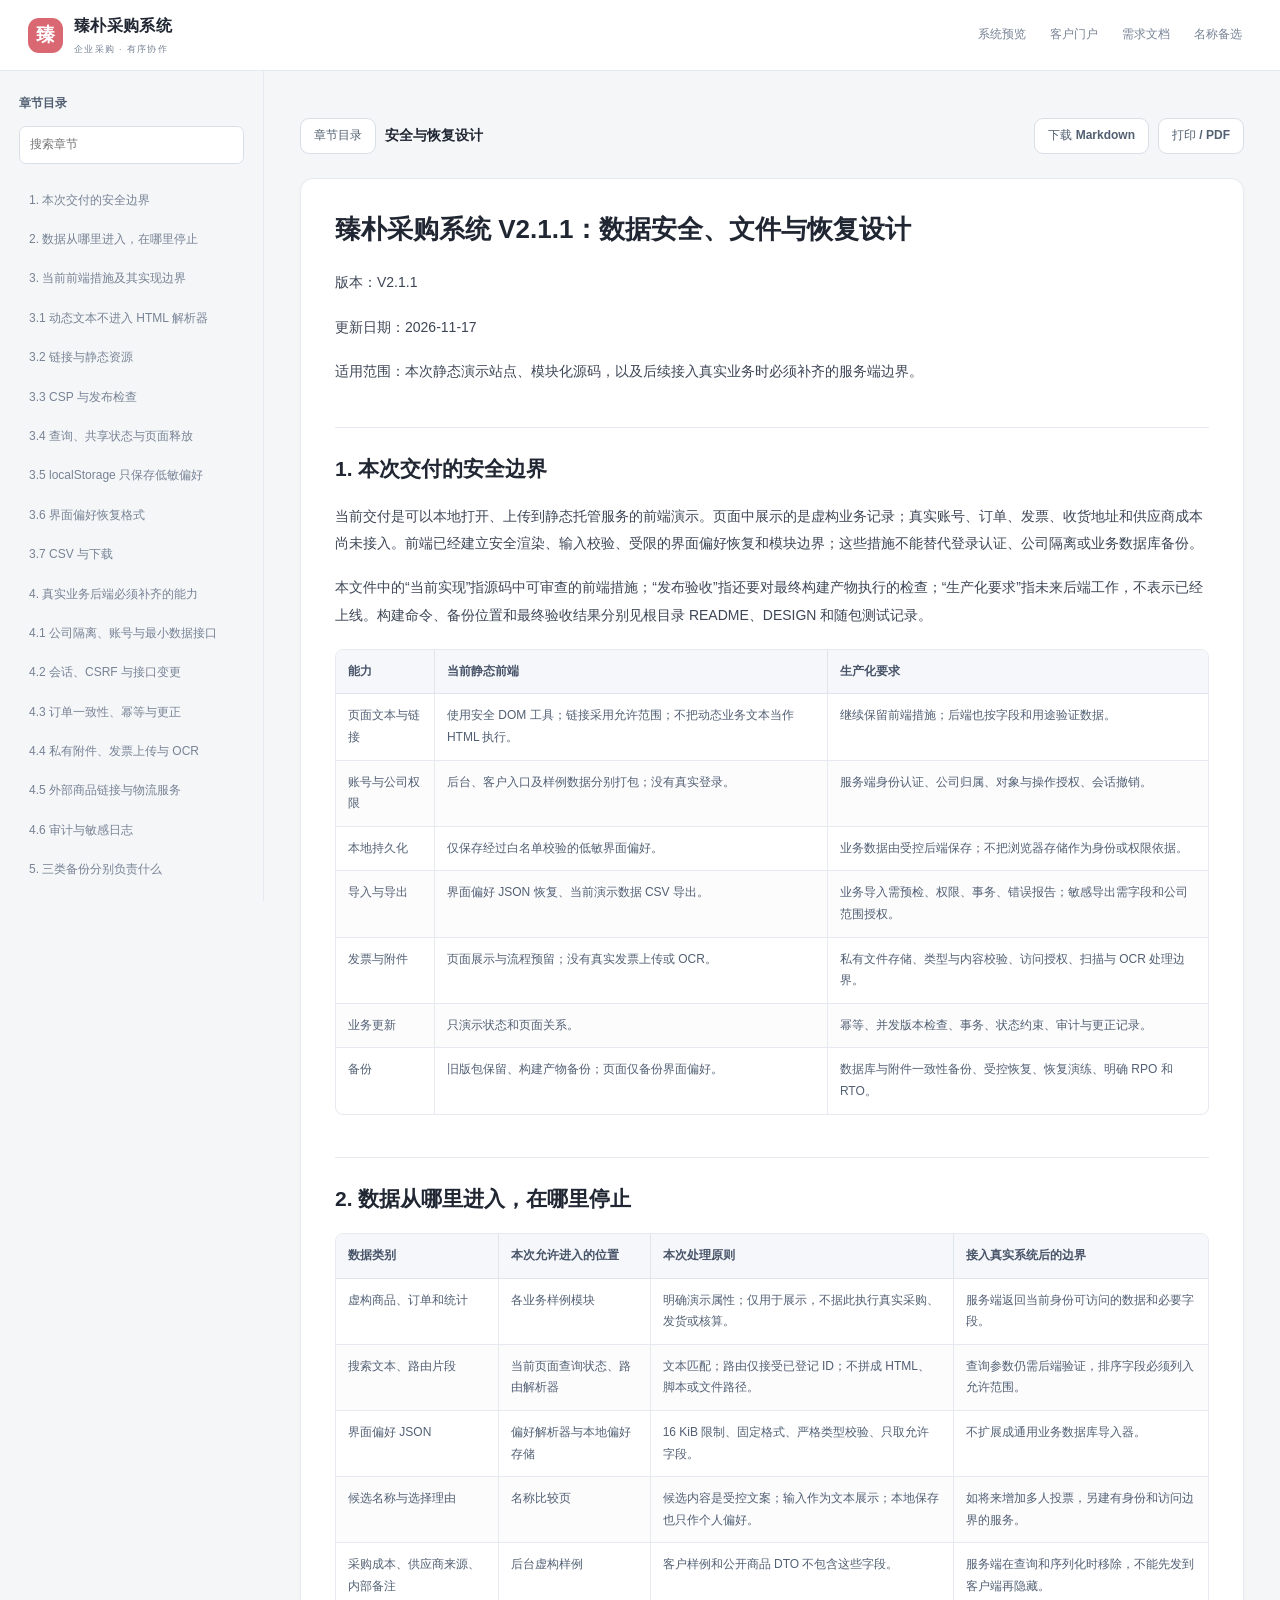
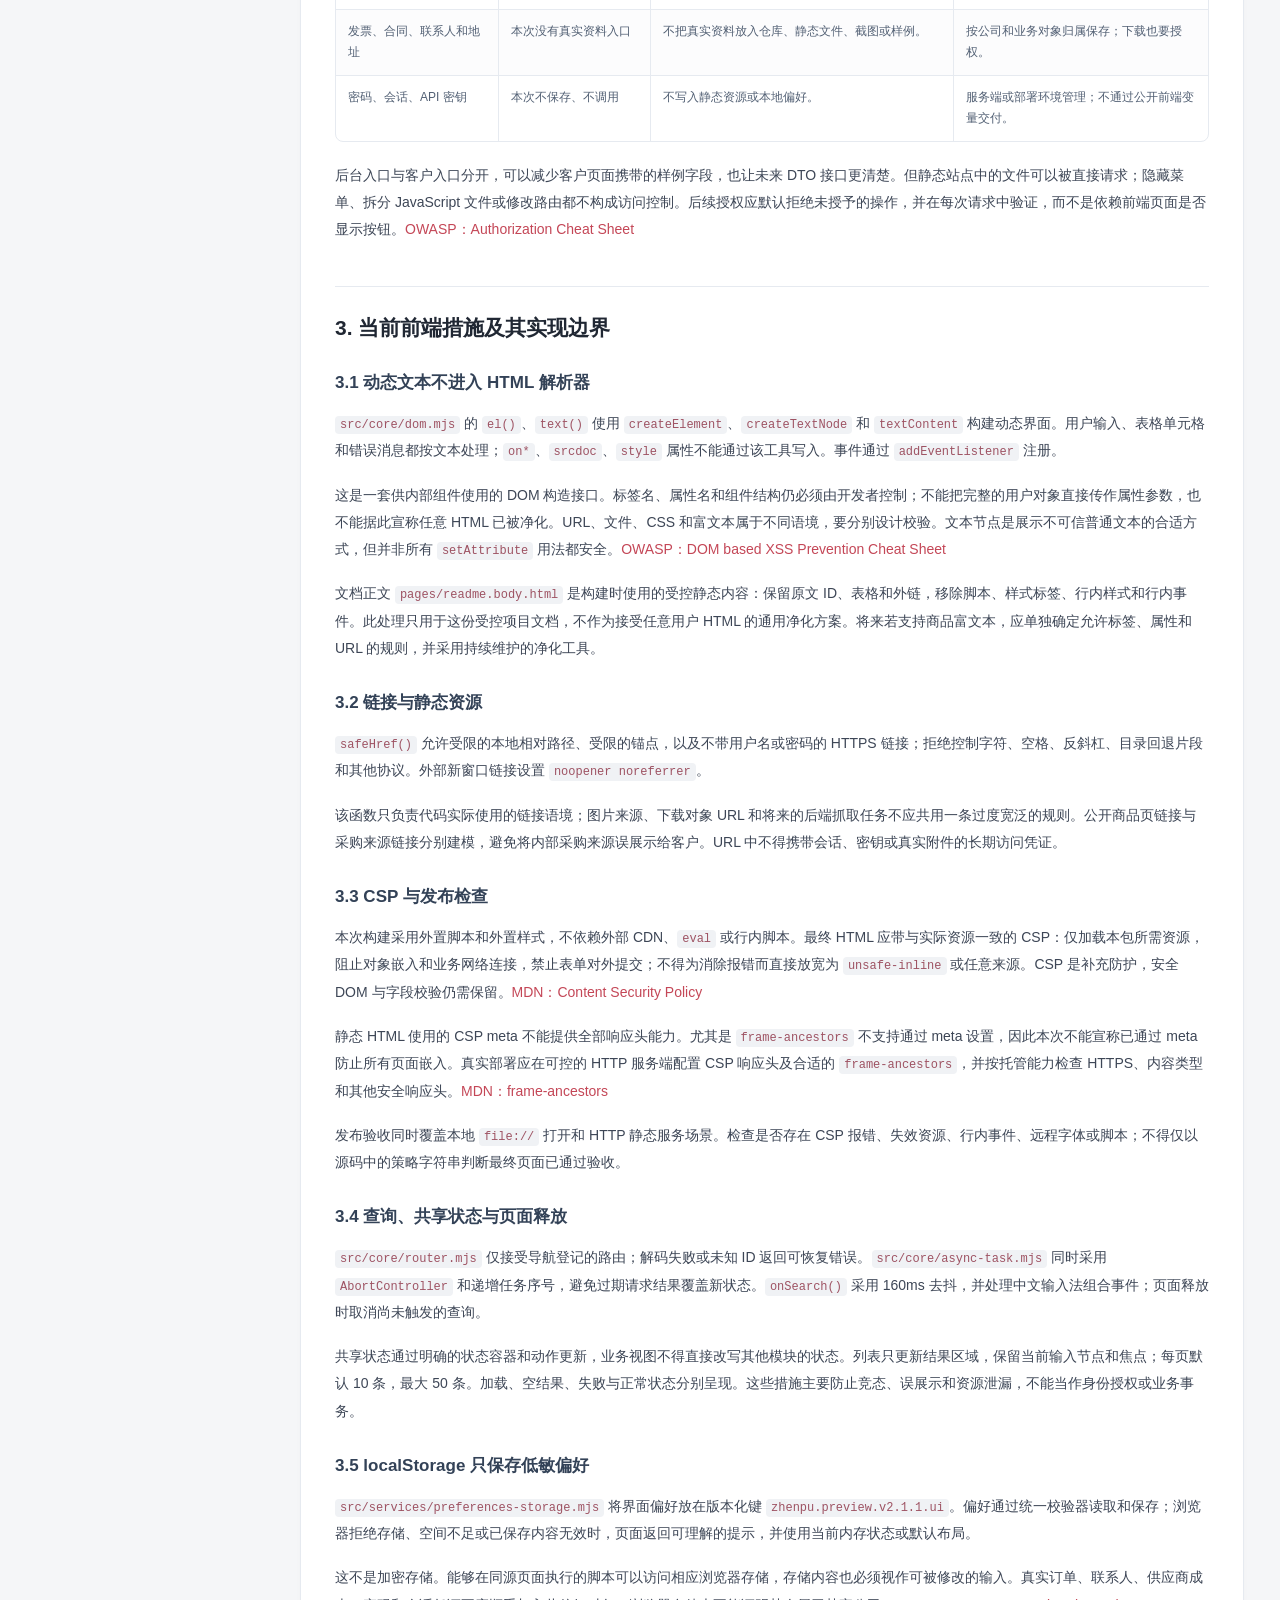
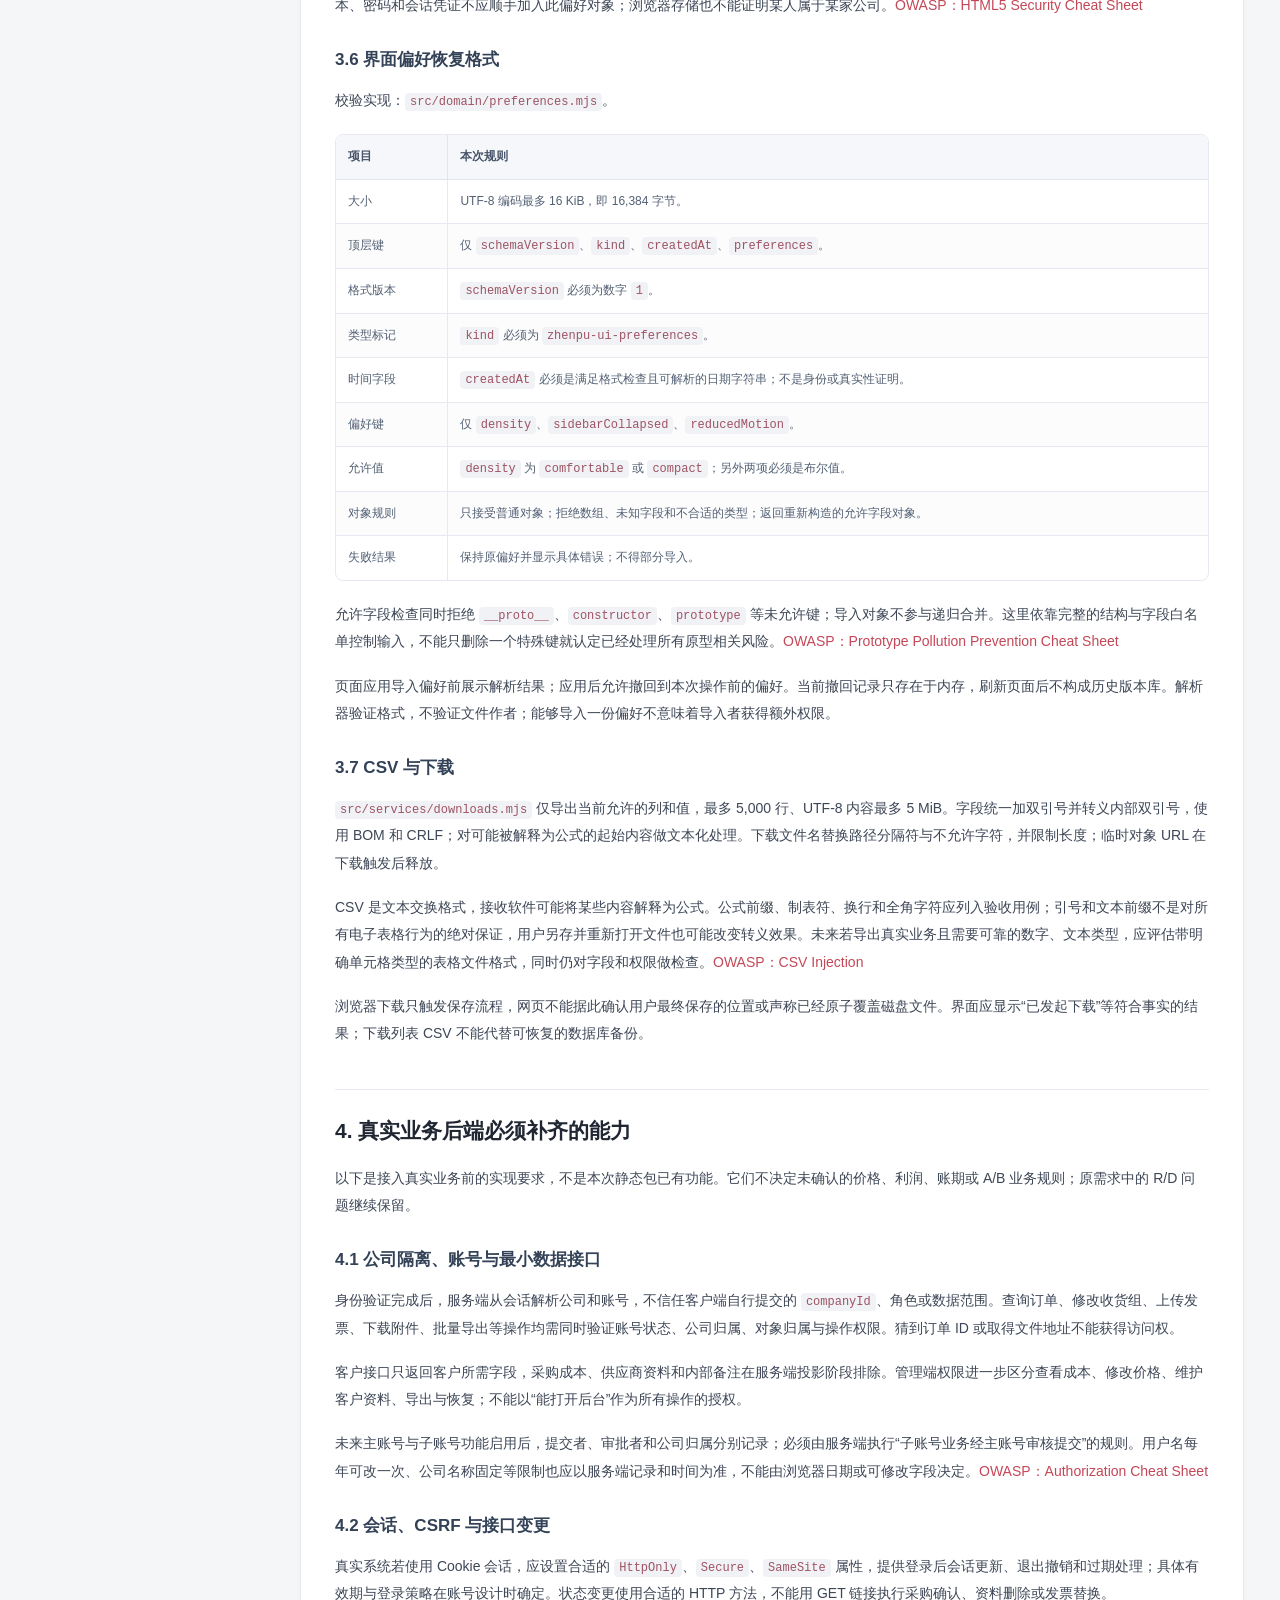
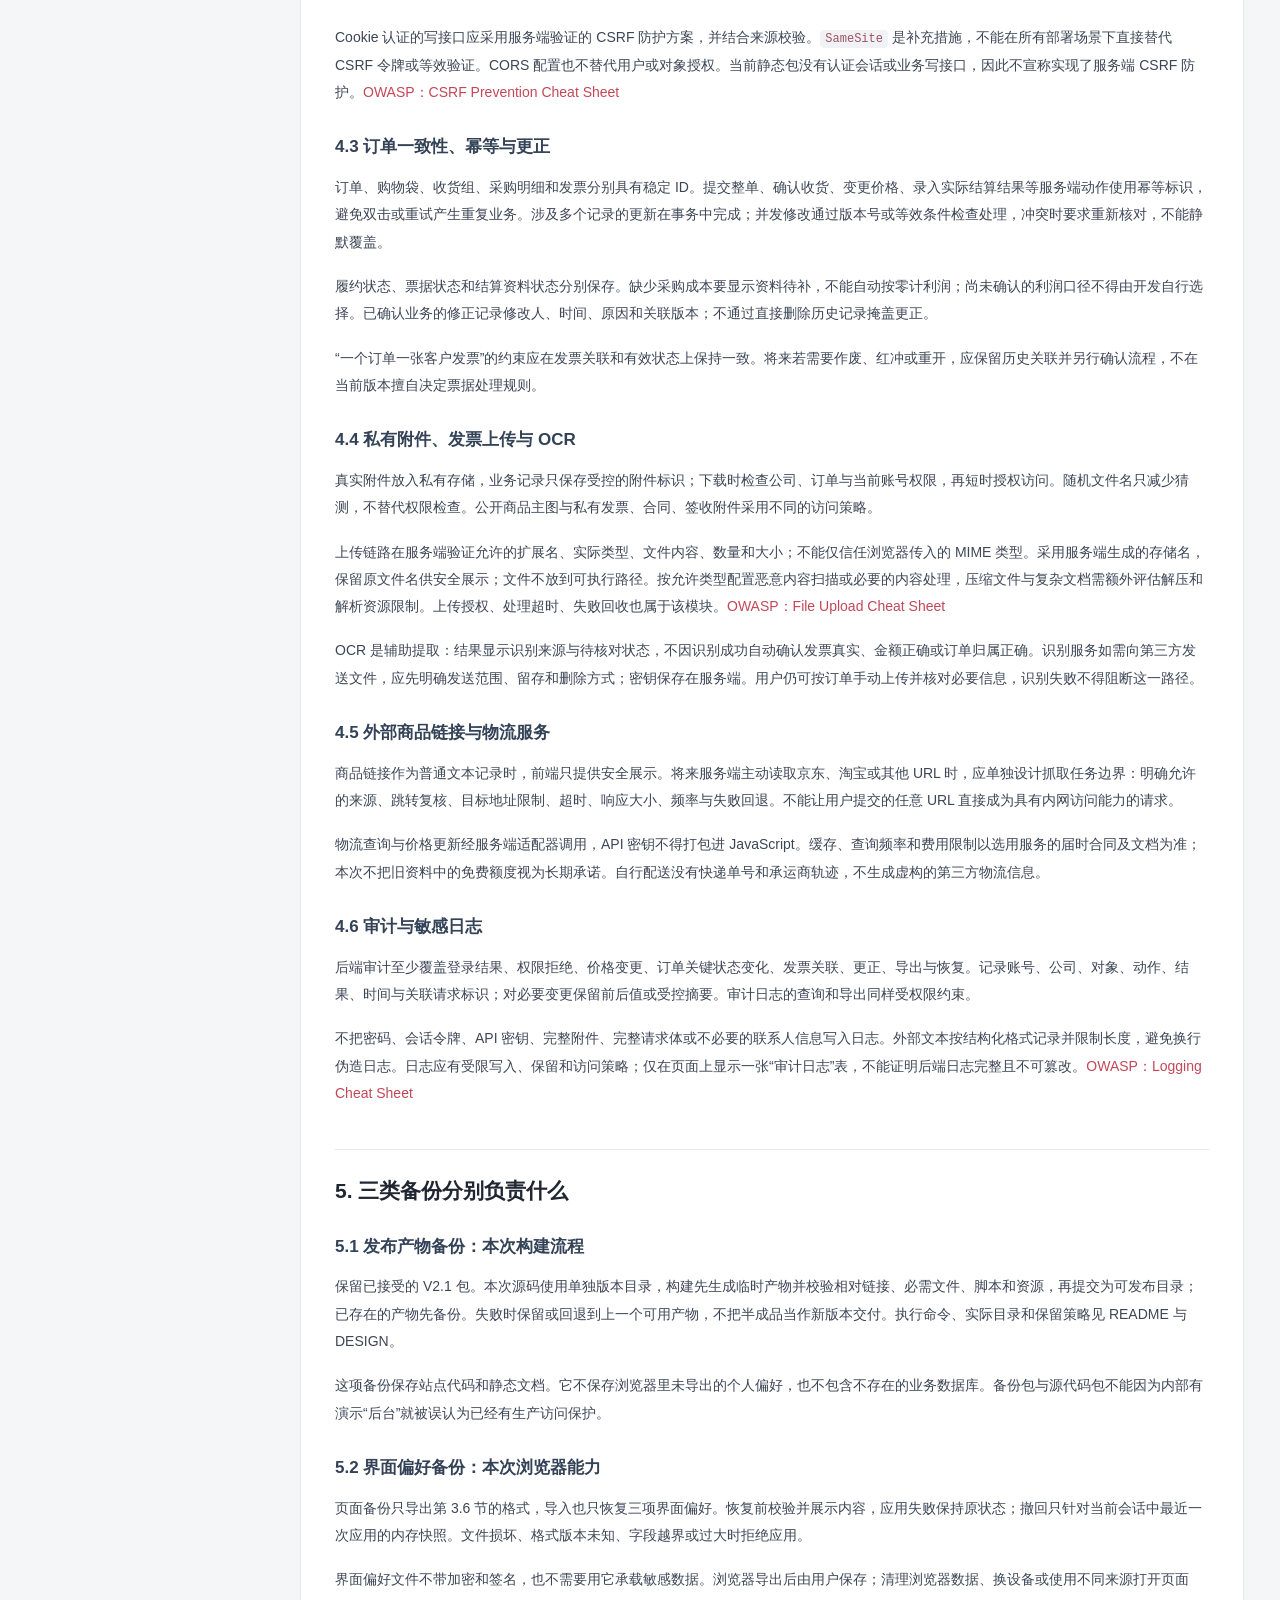
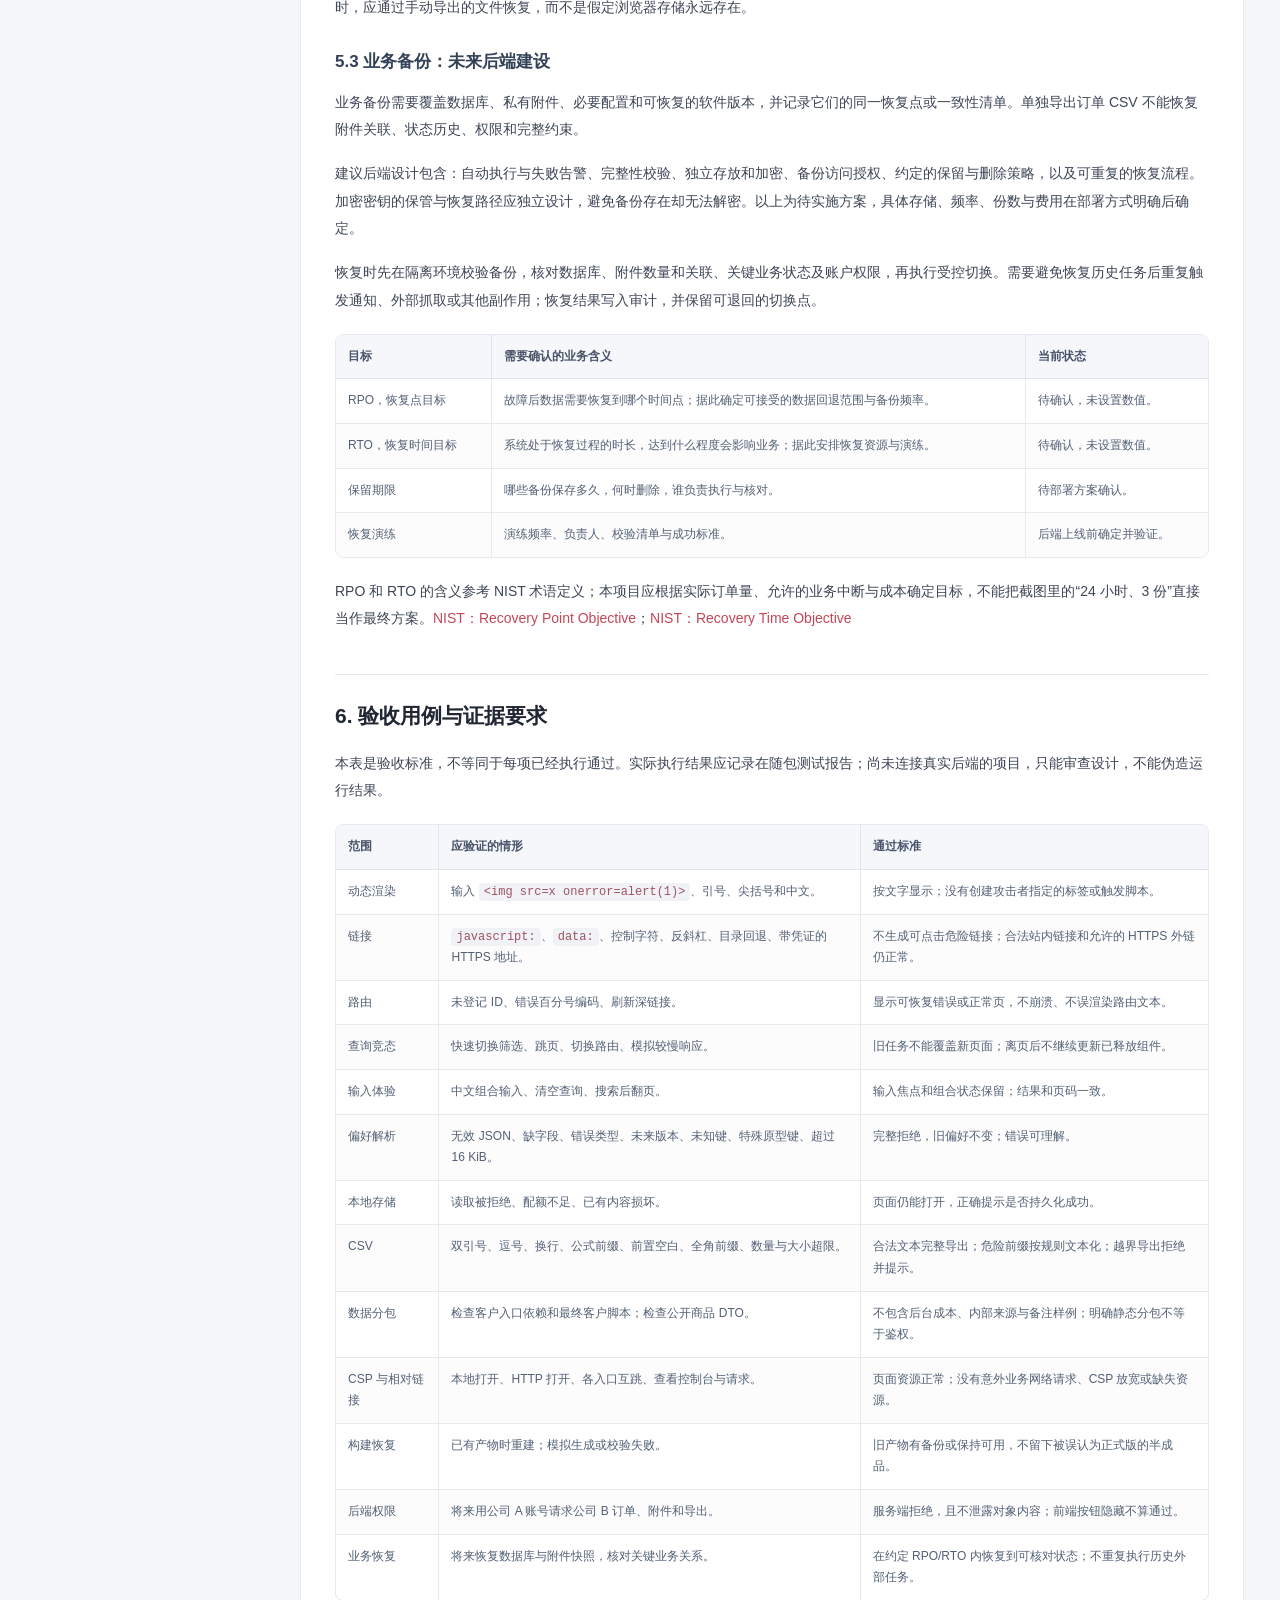
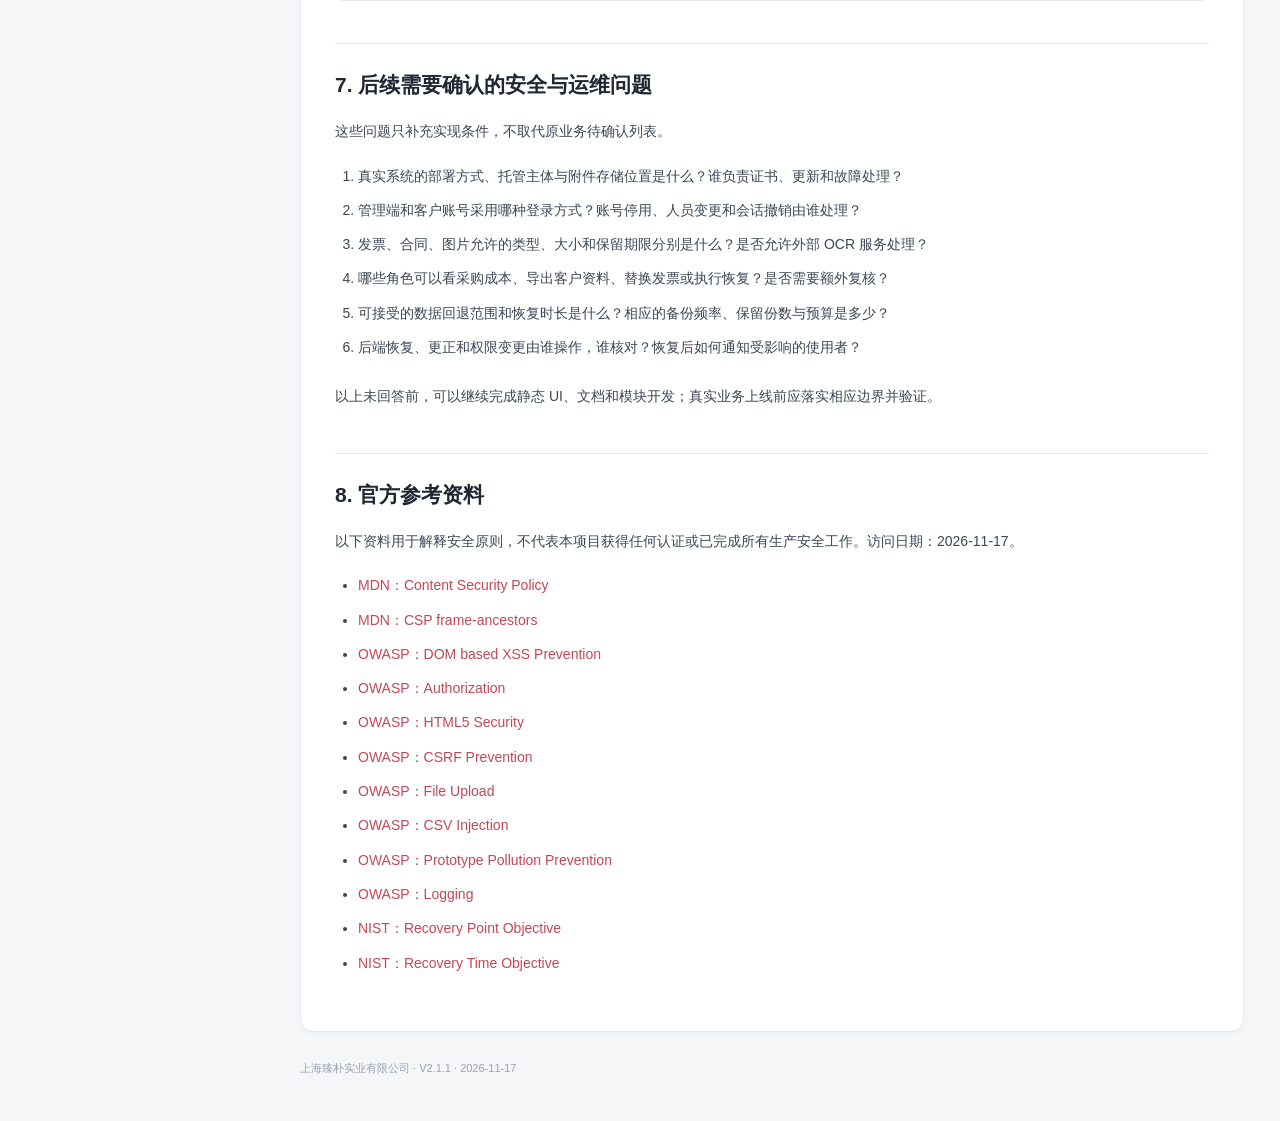
<file: security.html>
<!doctype html>
<html lang="zh-CN"><head><meta charset="utf-8"><meta name="viewport" content="width=device-width,initial-scale=1"><meta http-equiv="Content-Security-Policy" content="default-src 'none'; script-src 'self'; style-src 'self'; img-src 'self' data:; font-src 'self'; connect-src 'none'; object-src 'none'; base-uri 'none'; form-action 'none'; frame-src 'none'"><meta name="referrer" content="no-referrer"><meta name="color-scheme" content="light"><title>安全与恢复设计 · 臻朴采购系统</title><link rel="icon" href="assets/favicon.svg" type="image/svg+xml"><link rel="stylesheet" href="assets/app.50fc97037348.css"><script src="assets/document.5b05deb3772e.js" defer></script></head><body class="document-page" data-density="comfortable" data-reduced-motion="false"><header class="doc-topbar"><a class="brand" href="index.html"><span class="brand-mark">臻</span><span class="brand-copy"><strong class="brand-name">臻朴采购系统</strong><small class="brand-sub">企业采购 · 有序协作</small></span></a><nav class="site-links" aria-label="项目页面"><a href="index.html">系统预览</a><a href="client.html">客户门户</a><a href="readme.html">需求文档</a><a href="names.html">名称备选</a></nav></header><div class="doc-shell"><aside class="doc-sidebar" id="document-sidebar"><h2>章节目录</h2><input class="toc-search" type="search" maxlength="100" id="toc-search" placeholder="搜索章节" aria-label="搜索文档章节"><nav aria-label="章节目录"><a class="toc-link" data-level="2" href="#doc-section-2">1. 本次交付的安全边界</a><a class="toc-link" data-level="2" href="#doc-section-3">2. 数据从哪里进入，在哪里停止</a><a class="toc-link" data-level="2" href="#doc-section-4">3. 当前前端措施及其实现边界</a><a class="toc-link" data-level="3" href="#doc-section-5">3.1 动态文本不进入 HTML 解析器</a><a class="toc-link" data-level="3" href="#doc-section-6">3.2 链接与静态资源</a><a class="toc-link" data-level="3" href="#doc-section-7">3.3 CSP 与发布检查</a><a class="toc-link" data-level="3" href="#doc-section-8">3.4 查询、共享状态与页面释放</a><a class="toc-link" data-level="3" href="#doc-section-9">3.5 localStorage 只保存低敏偏好</a><a class="toc-link" data-level="3" href="#doc-section-10">3.6 界面偏好恢复格式</a><a class="toc-link" data-level="3" href="#doc-section-11">3.7 CSV 与下载</a><a class="toc-link" data-level="2" href="#doc-section-12">4. 真实业务后端必须补齐的能力</a><a class="toc-link" data-level="3" href="#doc-section-13">4.1 公司隔离、账号与最小数据接口</a><a class="toc-link" data-level="3" href="#doc-section-14">4.2 会话、CSRF 与接口变更</a><a class="toc-link" data-level="3" href="#doc-section-15">4.3 订单一致性、幂等与更正</a><a class="toc-link" data-level="3" href="#doc-section-16">4.4 私有附件、发票上传与 OCR</a><a class="toc-link" data-level="3" href="#doc-section-17">4.5 外部商品链接与物流服务</a><a class="toc-link" data-level="3" href="#doc-section-18">4.6 审计与敏感日志</a><a class="toc-link" data-level="2" href="#doc-section-19">5. 三类备份分别负责什么</a><a class="toc-link" data-level="3" href="#doc-section-20">5.1 发布产物备份：本次构建流程</a><a class="toc-link" data-level="3" href="#doc-section-21">5.2 界面偏好备份：本次浏览器能力</a><a class="toc-link" data-level="3" href="#doc-section-22">5.3 业务备份：未来后端建设</a><a class="toc-link" data-level="2" href="#doc-section-23">6. 验收用例与证据要求</a><a class="toc-link" data-level="2" href="#doc-section-24">7. 后续需要确认的安全与运维问题</a><a class="toc-link" data-level="2" href="#doc-section-25">8. 官方参考资料</a></nav><a class="btn btn-ghost" href="guide.html">上传与使用说明</a><a class="btn btn-ghost" href="design.html">技术设计</a><a class="btn btn-ghost" href="security.html">安全与恢复设计</a></aside><button class="sidebar-backdrop" id="doc-backdrop" type="button" aria-label="关闭目录" tabindex="-1"></button><main class="doc-main" id="document-main"><div class="doc-toolbar"><button class="btn" id="toc-toggle" type="button" aria-controls="document-sidebar" aria-expanded="false">章节目录</button><strong>安全与恢复设计</strong><div class="toolbar-spacer"></div><a class="btn" href="docs/SECURITY.md" download>下载 Markdown</a><button class="btn" data-print type="button">打印 / PDF</button></div><article class="document-content"><h1 id="doc-section-1">臻朴采购系统 V2.1.1：数据安全、文件与恢复设计</h1>
<p>版本：V2.1.1  </p>
<p>更新日期：2026-11-17  </p>
<p>适用范围：本次静态演示站点、模块化源码，以及后续接入真实业务时必须补齐的服务端边界。</p>
<h2 id="doc-section-2">1. 本次交付的安全边界</h2>
<p>当前交付是可以本地打开、上传到静态托管服务的前端演示。页面中展示的是虚构业务记录；真实账号、订单、发票、收货地址和供应商成本尚未接入。前端已经建立安全渲染、输入校验、受限的界面偏好恢复和模块边界；这些措施不能替代登录认证、公司隔离或业务数据库备份。</p>
<p>本文件中的“当前实现”指源码中可审查的前端措施；“发布验收”指还要对最终构建产物执行的检查；“生产化要求”指未来后端工作，不表示已经上线。构建命令、备份位置和最终验收结果分别见根目录 README、DESIGN 和随包测试记录。</p>
<div class="table-scroll"><table><thead><tr><th>能力</th><th>当前静态前端</th><th>生产化要求</th></tr></thead><tbody>
<tr><td>页面文本与链接</td><td>使用安全 DOM 工具；链接采用允许范围；不把动态业务文本当作 HTML 执行。</td><td>继续保留前端措施；后端也按字段和用途验证数据。</td></tr>
<tr><td>账号与公司权限</td><td>后台、客户入口及样例数据分别打包；没有真实登录。</td><td>服务端身份认证、公司归属、对象与操作授权、会话撤销。</td></tr>
<tr><td>本地持久化</td><td>仅保存经过白名单校验的低敏界面偏好。</td><td>业务数据由受控后端保存；不把浏览器存储作为身份或权限依据。</td></tr>
<tr><td>导入与导出</td><td>界面偏好 JSON 恢复、当前演示数据 CSV 导出。</td><td>业务导入需预检、权限、事务、错误报告；敏感导出需字段和公司范围授权。</td></tr>
<tr><td>发票与附件</td><td>页面展示与流程预留；没有真实发票上传或 OCR。</td><td>私有文件存储、类型与内容校验、访问授权、扫描与 OCR 处理边界。</td></tr>
<tr><td>业务更新</td><td>只演示状态和页面关系。</td><td>幂等、并发版本检查、事务、状态约束、审计与更正记录。</td></tr>
<tr><td>备份</td><td>旧版包保留、构建产物备份；页面仅备份界面偏好。</td><td>数据库与附件一致性备份、受控恢复、恢复演练、明确 RPO 和 RTO。</td></tr>
</tbody></table></div>
<h2 id="doc-section-3">2. 数据从哪里进入，在哪里停止</h2>
<div class="table-scroll"><table><thead><tr><th>数据类别</th><th>本次允许进入的位置</th><th>本次处理原则</th><th>接入真实系统后的边界</th></tr></thead><tbody>
<tr><td>虚构商品、订单和统计</td><td>各业务样例模块</td><td>明确演示属性；仅用于展示，不据此执行真实采购、发货或核算。</td><td>服务端返回当前身份可访问的数据和必要字段。</td></tr>
<tr><td>搜索文本、路由片段</td><td>当前页面查询状态、路由解析器</td><td>文本匹配；路由仅接受已登记 ID；不拼成 HTML、脚本或文件路径。</td><td>查询参数仍需后端验证，排序字段必须列入允许范围。</td></tr>
<tr><td>界面偏好 JSON</td><td>偏好解析器与本地偏好存储</td><td>16 KiB 限制、固定格式、严格类型校验、只取允许字段。</td><td>不扩展成通用业务数据库导入器。</td></tr>
<tr><td>候选名称与选择理由</td><td>名称比较页</td><td>候选内容是受控文案；输入作为文本展示；本地保存也只作个人偏好。</td><td>如将来增加多人投票，另建有身份和访问边界的服务。</td></tr>
<tr><td>采购成本、供应商来源、内部备注</td><td>后台虚构样例</td><td>客户样例和公开商品 DTO 不包含这些字段。</td><td>服务端在查询和序列化时移除，不能先发到客户端再隐藏。</td></tr>
<tr><td>发票、合同、联系人和地址</td><td>本次没有真实资料入口</td><td>不把真实资料放入仓库、静态文件、截图或样例。</td><td>按公司和业务对象归属保存；下载也要授权。</td></tr>
<tr><td>密码、会话、API 密钥</td><td>本次不保存、不调用</td><td>不写入静态资源或本地偏好。</td><td>服务端或部署环境管理；不通过公开前端变量交付。</td></tr>
</tbody></table></div>
<p>后台入口与客户入口分开，可以减少客户页面携带的样例字段，也让未来 DTO 接口更清楚。但静态站点中的文件可以被直接请求；隐藏菜单、拆分 JavaScript 文件或修改路由都不构成访问控制。后续授权应默认拒绝未授予的操作，并在每次请求中验证，而不是依赖前端页面是否显示按钮。<a href="https://cheatsheetseries.owasp.org/cheatsheets/Authorization_Cheat_Sheet.html" target="_blank" rel="noopener noreferrer">OWASP：Authorization Cheat Sheet</a></p>
<h2 id="doc-section-4">3. 当前前端措施及其实现边界</h2>
<h3 id="doc-section-5">3.1 动态文本不进入 HTML 解析器</h3>
<p><code>src/core/dom.mjs</code> 的 <code>el()</code>、<code>text()</code> 使用 <code>createElement</code>、<code>createTextNode</code> 和 <code>textContent</code> 构建动态界面。用户输入、表格单元格和错误消息都按文本处理；<code>on*</code>、<code>srcdoc</code>、<code>style</code> 属性不能通过该工具写入。事件通过 <code>addEventListener</code> 注册。</p>
<p>这是一套供内部组件使用的 DOM 构造接口。标签名、属性名和组件结构仍必须由开发者控制；不能把完整的用户对象直接传作属性参数，也不能据此宣称任意 HTML 已被净化。URL、文件、CSS 和富文本属于不同语境，要分别设计校验。文本节点是展示不可信普通文本的合适方式，但并非所有 <code>setAttribute</code> 用法都安全。<a href="https://cheatsheetseries.owasp.org/cheatsheets/DOM_based_XSS_Prevention_Cheat_Sheet.html" target="_blank" rel="noopener noreferrer">OWASP：DOM based XSS Prevention Cheat Sheet</a></p>
<p>文档正文 <code>pages/readme.body.html</code> 是构建时使用的受控静态内容：保留原文 ID、表格和外链，移除脚本、样式标签、行内样式和行内事件。此处理只用于这份受控项目文档，不作为接受任意用户 HTML 的通用净化方案。将来若支持商品富文本，应单独确定允许标签、属性和 URL 的规则，并采用持续维护的净化工具。</p>
<h3 id="doc-section-6">3.2 链接与静态资源</h3>
<p><code>safeHref()</code> 允许受限的本地相对路径、受限的锚点，以及不带用户名或密码的 HTTPS 链接；拒绝控制字符、空格、反斜杠、目录回退片段和其他协议。外部新窗口链接设置 <code>noopener noreferrer</code>。</p>
<p>该函数只负责代码实际使用的链接语境；图片来源、下载对象 URL 和将来的后端抓取任务不应共用一条过度宽泛的规则。公开商品页链接与采购来源链接分别建模，避免将内部采购来源误展示给客户。URL 中不得携带会话、密钥或真实附件的长期访问凭证。</p>
<h3 id="doc-section-7">3.3 CSP 与发布检查</h3>
<p>本次构建采用外置脚本和外置样式，不依赖外部 CDN、<code>eval</code> 或行内脚本。最终 HTML 应带与实际资源一致的 CSP：仅加载本包所需资源，阻止对象嵌入和业务网络连接，禁止表单对外提交；不得为消除报错而直接放宽为 <code>unsafe-inline</code> 或任意来源。CSP 是补充防护，安全 DOM 与字段校验仍需保留。<a href="https://developer.mozilla.org/en-US/docs/Web/HTTP/Guides/CSP" target="_blank" rel="noopener noreferrer">MDN：Content Security Policy</a></p>
<p>静态 HTML 使用的 CSP meta 不能提供全部响应头能力。尤其是 <code>frame-ancestors</code> 不支持通过 meta 设置，因此本次不能宣称已通过 meta 防止所有页面嵌入。真实部署应在可控的 HTTP 服务端配置 CSP 响应头及合适的 <code>frame-ancestors</code>，并按托管能力检查 HTTPS、内容类型和其他安全响应头。<a href="https://developer.mozilla.org/en-US/docs/Web/HTTP/Reference/Headers/Content-Security-Policy/frame-ancestors" target="_blank" rel="noopener noreferrer">MDN：frame-ancestors</a></p>
<p>发布验收同时覆盖本地 <code>file://</code> 打开和 HTTP 静态服务场景。检查是否存在 CSP 报错、失效资源、行内事件、远程字体或脚本；不得仅以源码中的策略字符串判断最终页面已通过验收。</p>
<h3 id="doc-section-8">3.4 查询、共享状态与页面释放</h3>
<p><code>src/core/router.mjs</code> 仅接受导航登记的路由；解码失败或未知 ID 返回可恢复错误。<code>src/core/async-task.mjs</code> 同时采用 <code>AbortController</code> 和递增任务序号，避免过期请求结果覆盖新状态。<code>onSearch()</code> 采用 160ms 去抖，并处理中文输入法组合事件；页面释放时取消尚未触发的查询。</p>
<p>共享状态通过明确的状态容器和动作更新，业务视图不得直接改写其他模块的状态。列表只更新结果区域，保留当前输入节点和焦点；每页默认 10 条，最大 50 条。加载、空结果、失败与正常状态分别呈现。这些措施主要防止竞态、误展示和资源泄漏，不能当作身份授权或业务事务。</p>
<h3 id="doc-section-9">3.5 localStorage 只保存低敏偏好</h3>
<p><code>src/services/preferences-storage.mjs</code> 将界面偏好放在版本化键 <code>zhenpu.preview.v2.1.1.ui</code>。偏好通过统一校验器读取和保存；浏览器拒绝存储、空间不足或已保存内容无效时，页面返回可理解的提示，并使用当前内存状态或默认布局。</p>
<p>这不是加密存储。能够在同源页面执行的脚本可以访问相应浏览器存储，存储内容也必须视作可被修改的输入。真实订单、联系人、供应商成本、密码和会话凭证不应顺手加入此偏好对象；浏览器存储也不能证明某人属于某家公司。<a href="https://cheatsheetseries.owasp.org/cheatsheets/HTML5_Security_Cheat_Sheet.html" target="_blank" rel="noopener noreferrer">OWASP：HTML5 Security Cheat Sheet</a></p>
<h3 id="doc-section-10">3.6 界面偏好恢复格式</h3>
<p>校验实现：<code>src/domain/preferences.mjs</code>。</p>
<div class="table-scroll"><table><thead><tr><th>项目</th><th>本次规则</th></tr></thead><tbody>
<tr><td>大小</td><td>UTF-8 编码最多 16 KiB，即 16,384 字节。</td></tr>
<tr><td>顶层键</td><td>仅 <code>schemaVersion</code>、<code>kind</code>、<code>createdAt</code>、<code>preferences</code>。</td></tr>
<tr><td>格式版本</td><td><code>schemaVersion</code> 必须为数字 <code>1</code>。</td></tr>
<tr><td>类型标记</td><td><code>kind</code> 必须为 <code>zhenpu-ui-preferences</code>。</td></tr>
<tr><td>时间字段</td><td><code>createdAt</code> 必须是满足格式检查且可解析的日期字符串；不是身份或真实性证明。</td></tr>
<tr><td>偏好键</td><td>仅 <code>density</code>、<code>sidebarCollapsed</code>、<code>reducedMotion</code>。</td></tr>
<tr><td>允许值</td><td><code>density</code> 为 <code>comfortable</code> 或 <code>compact</code>；另外两项必须是布尔值。</td></tr>
<tr><td>对象规则</td><td>只接受普通对象；拒绝数组、未知字段和不合适的类型；返回重新构造的允许字段对象。</td></tr>
<tr><td>失败结果</td><td>保持原偏好并显示具体错误；不得部分导入。</td></tr>
</tbody></table></div>
<p>允许字段检查同时拒绝 <code>__proto__</code>、<code>constructor</code>、<code>prototype</code> 等未允许键；导入对象不参与递归合并。这里依靠完整的结构与字段白名单控制输入，不能只删除一个特殊键就认定已经处理所有原型相关风险。<a href="https://cheatsheetseries.owasp.org/cheatsheets/Prototype_Pollution_Prevention_Cheat_Sheet.html" target="_blank" rel="noopener noreferrer">OWASP：Prototype Pollution Prevention Cheat Sheet</a></p>
<p>页面应用导入偏好前展示解析结果；应用后允许撤回到本次操作前的偏好。当前撤回记录只存在于内存，刷新页面后不构成历史版本库。解析器验证格式，不验证文件作者；能够导入一份偏好不意味着导入者获得额外权限。</p>
<h3 id="doc-section-11">3.7 CSV 与下载</h3>
<p><code>src/services/downloads.mjs</code> 仅导出当前允许的列和值，最多 5,000 行、UTF-8 内容最多 5 MiB。字段统一加双引号并转义内部双引号，使用 BOM 和 CRLF；对可能被解释为公式的起始内容做文本化处理。下载文件名替换路径分隔符与不允许字符，并限制长度；临时对象 URL 在下载触发后释放。</p>
<p>CSV 是文本交换格式，接收软件可能将某些内容解释为公式。公式前缀、制表符、换行和全角字符应列入验收用例；引号和文本前缀不是对所有电子表格行为的绝对保证，用户另存并重新打开文件也可能改变转义效果。未来若导出真实业务且需要可靠的数字、文本类型，应评估带明确单元格类型的表格文件格式，同时仍对字段和权限做检查。<a href="https://community.owasp.org/attacks/CSV_Injection" target="_blank" rel="noopener noreferrer">OWASP：CSV Injection</a></p>
<p>浏览器下载只触发保存流程，网页不能据此确认用户最终保存的位置或声称已经原子覆盖磁盘文件。界面应显示“已发起下载”等符合事实的结果；下载列表 CSV 不能代替可恢复的数据库备份。</p>
<h2 id="doc-section-12">4. 真实业务后端必须补齐的能力</h2>
<p>以下是接入真实业务前的实现要求，不是本次静态包已有功能。它们不决定未确认的价格、利润、账期或 A/B 业务规则；原需求中的 R/D 问题继续保留。</p>
<h3 id="doc-section-13">4.1 公司隔离、账号与最小数据接口</h3>
<p>身份验证完成后，服务端从会话解析公司和账号，不信任客户端自行提交的 <code>companyId</code>、角色或数据范围。查询订单、修改收货组、上传发票、下载附件、批量导出等操作均需同时验证账号状态、公司归属、对象归属与操作权限。猜到订单 ID 或取得文件地址不能获得访问权。</p>
<p>客户接口只返回客户所需字段，采购成本、供应商资料和内部备注在服务端投影阶段排除。管理端权限进一步区分查看成本、修改价格、维护客户资料、导出与恢复；不能以“能打开后台”作为所有操作的授权。</p>
<p>未来主账号与子账号功能启用后，提交者、审批者和公司归属分别记录；必须由服务端执行“子账号业务经主账号审核提交”的规则。用户名每年可改一次、公司名称固定等限制也应以服务端记录和时间为准，不能由浏览器日期或可修改字段决定。<a href="https://cheatsheetseries.owasp.org/cheatsheets/Authorization_Cheat_Sheet.html" target="_blank" rel="noopener noreferrer">OWASP：Authorization Cheat Sheet</a></p>
<h3 id="doc-section-14">4.2 会话、CSRF 与接口变更</h3>
<p>真实系统若使用 Cookie 会话，应设置合适的 <code>HttpOnly</code>、<code>Secure</code>、<code>SameSite</code> 属性，提供登录后会话更新、退出撤销和过期处理；具体有效期与登录策略在账号设计时确定。状态变更使用合适的 HTTP 方法，不能用 GET 链接执行采购确认、资料删除或发票替换。</p>
<p>Cookie 认证的写接口应采用服务端验证的 CSRF 防护方案，并结合来源校验。<code>SameSite</code> 是补充措施，不能在所有部署场景下直接替代 CSRF 令牌或等效验证。CORS 配置也不替代用户或对象授权。当前静态包没有认证会话或业务写接口，因此不宣称实现了服务端 CSRF 防护。<a href="https://cheatsheetseries.owasp.org/cheatsheets/Cross-Site_Request_Forgery_Prevention_Cheat_Sheet.html" target="_blank" rel="noopener noreferrer">OWASP：CSRF Prevention Cheat Sheet</a></p>
<h3 id="doc-section-15">4.3 订单一致性、幂等与更正</h3>
<p>订单、购物袋、收货组、采购明细和发票分别具有稳定 ID。提交整单、确认收货、变更价格、录入实际结算结果等服务端动作使用幂等标识，避免双击或重试产生重复业务。涉及多个记录的更新在事务中完成；并发修改通过版本号或等效条件检查处理，冲突时要求重新核对，不能静默覆盖。</p>
<p>履约状态、票据状态和结算资料状态分别保存。缺少采购成本要显示资料待补，不能自动按零计利润；尚未确认的利润口径不得由开发自行选择。已确认业务的修正记录修改人、时间、原因和关联版本；不通过直接删除历史记录掩盖更正。</p>
<p>“一个订单一张客户发票”的约束应在发票关联和有效状态上保持一致。将来若需要作废、红冲或重开，应保留历史关联并另行确认流程，不在当前版本擅自决定票据处理规则。</p>
<h3 id="doc-section-16">4.4 私有附件、发票上传与 OCR</h3>
<p>真实附件放入私有存储，业务记录只保存受控的附件标识；下载时检查公司、订单与当前账号权限，再短时授权访问。随机文件名只减少猜测，不替代权限检查。公开商品主图与私有发票、合同、签收附件采用不同的访问策略。</p>
<p>上传链路在服务端验证允许的扩展名、实际类型、文件内容、数量和大小；不能仅信任浏览器传入的 MIME 类型。采用服务端生成的存储名，保留原文件名供安全展示；文件不放到可执行路径。按允许类型配置恶意内容扫描或必要的内容处理，压缩文件与复杂文档需额外评估解压和解析资源限制。上传授权、处理超时、失败回收也属于该模块。<a href="https://cheatsheetseries.owasp.org/cheatsheets/File_Upload_Cheat_Sheet.html" target="_blank" rel="noopener noreferrer">OWASP：File Upload Cheat Sheet</a></p>
<p>OCR 是辅助提取：结果显示识别来源与待核对状态，不因识别成功自动确认发票真实、金额正确或订单归属正确。识别服务如需向第三方发送文件，应先明确发送范围、留存和删除方式；密钥保存在服务端。用户仍可按订单手动上传并核对必要信息，识别失败不得阻断这一路径。</p>
<h3 id="doc-section-17">4.5 外部商品链接与物流服务</h3>
<p>商品链接作为普通文本记录时，前端只提供安全展示。将来服务端主动读取京东、淘宝或其他 URL 时，应单独设计抓取任务边界：明确允许的来源、跳转复核、目标地址限制、超时、响应大小、频率与失败回退。不能让用户提交的任意 URL 直接成为具有内网访问能力的请求。</p>
<p>物流查询与价格更新经服务端适配器调用，API 密钥不得打包进 JavaScript。缓存、查询频率和费用限制以选用服务的届时合同及文档为准；本次不把旧资料中的免费额度视为长期承诺。自行配送没有快递单号和承运商轨迹，不生成虚构的第三方物流信息。</p>
<h3 id="doc-section-18">4.6 审计与敏感日志</h3>
<p>后端审计至少覆盖登录结果、权限拒绝、价格变更、订单关键状态变化、发票关联、更正、导出与恢复。记录账号、公司、对象、动作、结果、时间与关联请求标识；对必要变更保留前后值或受控摘要。审计日志的查询和导出同样受权限约束。</p>
<p>不把密码、会话令牌、API 密钥、完整附件、完整请求体或不必要的联系人信息写入日志。外部文本按结构化格式记录并限制长度，避免换行伪造日志。日志应有受限写入、保留和访问策略；仅在页面上显示一张“审计日志”表，不能证明后端日志完整且不可篡改。<a href="https://cheatsheetseries.owasp.org/cheatsheets/Logging_Cheat_Sheet.html" target="_blank" rel="noopener noreferrer">OWASP：Logging Cheat Sheet</a></p>
<h2 id="doc-section-19">5. 三类备份分别负责什么</h2>
<h3 id="doc-section-20">5.1 发布产物备份：本次构建流程</h3>
<p>保留已接受的 V2.1 包。本次源码使用单独版本目录，构建先生成临时产物并校验相对链接、必需文件、脚本和资源，再提交为可发布目录；已存在的产物先备份。失败时保留或回退到上一个可用产物，不把半成品当作新版本交付。执行命令、实际目录和保留策略见 README 与 DESIGN。</p>
<p>这项备份保存站点代码和静态文档。它不保存浏览器里未导出的个人偏好，也不包含不存在的业务数据库。备份包与源代码包不能因为内部有演示“后台”就被误认为已经有生产访问保护。</p>
<h3 id="doc-section-21">5.2 界面偏好备份：本次浏览器能力</h3>
<p>页面备份只导出第 3.6 节的格式，导入也只恢复三项界面偏好。恢复前校验并展示内容，应用失败保持原状态；撤回只针对当前会话中最近一次应用的内存快照。文件损坏、格式版本未知、字段越界或过大时拒绝应用。</p>
<p>界面偏好文件不带加密和签名，也不需要用它承载敏感数据。浏览器导出后由用户保存；清理浏览器数据、换设备或使用不同来源打开页面时，应通过手动导出的文件恢复，而不是假定浏览器存储永远存在。</p>
<h3 id="doc-section-22">5.3 业务备份：未来后端建设</h3>
<p>业务备份需要覆盖数据库、私有附件、必要配置和可恢复的软件版本，并记录它们的同一恢复点或一致性清单。单独导出订单 CSV 不能恢复附件关联、状态历史、权限和完整约束。</p>
<p>建议后端设计包含：自动执行与失败告警、完整性校验、独立存放和加密、备份访问授权、约定的保留与删除策略，以及可重复的恢复流程。加密密钥的保管与恢复路径应独立设计，避免备份存在却无法解密。以上为待实施方案，具体存储、频率、份数与费用在部署方式明确后确定。</p>
<p>恢复时先在隔离环境校验备份，核对数据库、附件数量和关联、关键业务状态及账户权限，再执行受控切换。需要避免恢复历史任务后重复触发通知、外部抓取或其他副作用；恢复结果写入审计，并保留可退回的切换点。</p>
<div class="table-scroll"><table><thead><tr><th>目标</th><th>需要确认的业务含义</th><th>当前状态</th></tr></thead><tbody>
<tr><td>RPO，恢复点目标</td><td>故障后数据需要恢复到哪个时间点；据此确定可接受的数据回退范围与备份频率。</td><td>待确认，未设置数值。</td></tr>
<tr><td>RTO，恢复时间目标</td><td>系统处于恢复过程的时长，达到什么程度会影响业务；据此安排恢复资源与演练。</td><td>待确认，未设置数值。</td></tr>
<tr><td>保留期限</td><td>哪些备份保存多久，何时删除，谁负责执行与核对。</td><td>待部署方案确认。</td></tr>
<tr><td>恢复演练</td><td>演练频率、负责人、校验清单与成功标准。</td><td>后端上线前确定并验证。</td></tr>
</tbody></table></div>
<p>RPO 和 RTO 的含义参考 NIST 术语定义；本项目应根据实际订单量、允许的业务中断与成本确定目标，不能把截图里的“24 小时、3 份”直接当作最终方案。<a href="https://csrc.nist.gov/glossary/term/recovery_point_objective" target="_blank" rel="noopener noreferrer">NIST：Recovery Point Objective</a>；<a href="https://csrc.nist.gov/glossary/term/recovery_time_objective" target="_blank" rel="noopener noreferrer">NIST：Recovery Time Objective</a></p>
<h2 id="doc-section-23">6. 验收用例与证据要求</h2>
<p>本表是验收标准，不等同于每项已经执行通过。实际执行结果应记录在随包测试报告；尚未连接真实后端的项目，只能审查设计，不能伪造运行结果。</p>
<div class="table-scroll"><table><thead><tr><th>范围</th><th>应验证的情形</th><th>通过标准</th></tr></thead><tbody>
<tr><td>动态渲染</td><td>输入 <code>&lt;img src=x onerror=alert(1)&gt;</code>、引号、尖括号和中文。</td><td>按文字显示；没有创建攻击者指定的标签或触发脚本。</td></tr>
<tr><td>链接</td><td><code>javascript:</code>、<code>data:</code>、控制字符、反斜杠、目录回退、带凭证的 HTTPS 地址。</td><td>不生成可点击危险链接；合法站内链接和允许的 HTTPS 外链仍正常。</td></tr>
<tr><td>路由</td><td>未登记 ID、错误百分号编码、刷新深链接。</td><td>显示可恢复错误或正常页，不崩溃、不误渲染路由文本。</td></tr>
<tr><td>查询竞态</td><td>快速切换筛选、跳页、切换路由、模拟较慢响应。</td><td>旧任务不能覆盖新页面；离页后不继续更新已释放组件。</td></tr>
<tr><td>输入体验</td><td>中文组合输入、清空查询、搜索后翻页。</td><td>输入焦点和组合状态保留；结果和页码一致。</td></tr>
<tr><td>偏好解析</td><td>无效 JSON、缺字段、错误类型、未来版本、未知键、特殊原型键、超过 16 KiB。</td><td>完整拒绝，旧偏好不变；错误可理解。</td></tr>
<tr><td>本地存储</td><td>读取被拒绝、配额不足、已有内容损坏。</td><td>页面仍能打开，正确提示是否持久化成功。</td></tr>
<tr><td>CSV</td><td>双引号、逗号、换行、公式前缀、前置空白、全角前缀、数量与大小超限。</td><td>合法文本完整导出；危险前缀按规则文本化；越界导出拒绝并提示。</td></tr>
<tr><td>数据分包</td><td>检查客户入口依赖和最终客户脚本；检查公开商品 DTO。</td><td>不包含后台成本、内部来源与备注样例；明确静态分包不等于鉴权。</td></tr>
<tr><td>CSP 与相对链接</td><td>本地打开、HTTP 打开、各入口互跳、查看控制台与请求。</td><td>页面资源正常；没有意外业务网络请求、CSP 放宽或缺失资源。</td></tr>
<tr><td>构建恢复</td><td>已有产物时重建；模拟生成或校验失败。</td><td>旧产物有备份或保持可用，不留下被误认为正式版的半成品。</td></tr>
<tr><td>后端权限</td><td>将来用公司 A 账号请求公司 B 订单、附件和导出。</td><td>服务端拒绝，且不泄露对象内容；前端按钮隐藏不算通过。</td></tr>
<tr><td>业务恢复</td><td>将来恢复数据库与附件快照，核对关键业务关系。</td><td>在约定 RPO/RTO 内恢复到可核对状态；不重复执行历史外部任务。</td></tr>
</tbody></table></div>
<h2 id="doc-section-24">7. 后续需要确认的安全与运维问题</h2>
<p>这些问题只补充实现条件，不取代原业务待确认列表。</p>
<ol>
<li>真实系统的部署方式、托管主体与附件存储位置是什么？谁负责证书、更新和故障处理？</li>
<li>管理端和客户账号采用哪种登录方式？账号停用、人员变更和会话撤销由谁处理？</li>
<li>发票、合同、图片允许的类型、大小和保留期限分别是什么？是否允许外部 OCR 服务处理？</li>
<li>哪些角色可以看采购成本、导出客户资料、替换发票或执行恢复？是否需要额外复核？</li>
<li>可接受的数据回退范围和恢复时长是什么？相应的备份频率、保留份数与预算是多少？</li>
<li>后端恢复、更正和权限变更由谁操作，谁核对？恢复后如何通知受影响的使用者？</li>
</ol>
<p>以上未回答前，可以继续完成静态 UI、文档和模块开发；真实业务上线前应落实相应边界并验证。</p>
<h2 id="doc-section-25">8. 官方参考资料</h2>
<p>以下资料用于解释安全原则，不代表本项目获得任何认证或已完成所有生产安全工作。访问日期：2026-11-17。</p>
<ul>
<li><a href="https://developer.mozilla.org/en-US/docs/Web/HTTP/Guides/CSP" target="_blank" rel="noopener noreferrer">MDN：Content Security Policy</a></li>
<li><a href="https://developer.mozilla.org/en-US/docs/Web/HTTP/Reference/Headers/Content-Security-Policy/frame-ancestors" target="_blank" rel="noopener noreferrer">MDN：CSP frame-ancestors</a></li>
<li><a href="https://cheatsheetseries.owasp.org/cheatsheets/DOM_based_XSS_Prevention_Cheat_Sheet.html" target="_blank" rel="noopener noreferrer">OWASP：DOM based XSS Prevention</a></li>
<li><a href="https://cheatsheetseries.owasp.org/cheatsheets/Authorization_Cheat_Sheet.html" target="_blank" rel="noopener noreferrer">OWASP：Authorization</a></li>
<li><a href="https://cheatsheetseries.owasp.org/cheatsheets/HTML5_Security_Cheat_Sheet.html" target="_blank" rel="noopener noreferrer">OWASP：HTML5 Security</a></li>
<li><a href="https://cheatsheetseries.owasp.org/cheatsheets/Cross-Site_Request_Forgery_Prevention_Cheat_Sheet.html" target="_blank" rel="noopener noreferrer">OWASP：CSRF Prevention</a></li>
<li><a href="https://cheatsheetseries.owasp.org/cheatsheets/File_Upload_Cheat_Sheet.html" target="_blank" rel="noopener noreferrer">OWASP：File Upload</a></li>
<li><a href="https://community.owasp.org/attacks/CSV_Injection" target="_blank" rel="noopener noreferrer">OWASP：CSV Injection</a></li>
<li><a href="https://cheatsheetseries.owasp.org/cheatsheets/Prototype_Pollution_Prevention_Cheat_Sheet.html" target="_blank" rel="noopener noreferrer">OWASP：Prototype Pollution Prevention</a></li>
<li><a href="https://cheatsheetseries.owasp.org/cheatsheets/Logging_Cheat_Sheet.html" target="_blank" rel="noopener noreferrer">OWASP：Logging</a></li>
<li><a href="https://csrc.nist.gov/glossary/term/recovery_point_objective" target="_blank" rel="noopener noreferrer">NIST：Recovery Point Objective</a></li>
<li><a href="https://csrc.nist.gov/glossary/term/recovery_time_objective" target="_blank" rel="noopener noreferrer">NIST：Recovery Time Objective</a></li>
</ul></article><footer class="app-footer">上海臻朴实业有限公司 · V2.1.1 · 2026-11-17</footer></main></div></body></html>
</file>
<file: assets/app.50fc97037348.css>
:root{color-scheme:light;--brand: #d96872;--primary: #c44757;--primary-hover: #b6404e;--primary-pressed: #a63745;--primary-soft: #fff1f2;--primary-border: #f0cdd2;--canvas: #f5f6f8;--surface: #ffffff;--surface-subtle: #f9fafb;--surface-hover: #fff8f9;--text: #202733;--text-secondary: #526072;--muted: #778395;--quiet: #99a3b1;--border: #e6eaf0;--border-strong: #d9dfe7;--sidebar-bg: #192334;--sidebar-panel: #223044;--sidebar-text: #d5dde7;--sidebar-muted: #9aa9bb;--sidebar-width: 228px;--topbar-height: 62px;--tabs-height: 41px;--content-max: 1560px;--green: #28735a;--green-soft: #edf7f1;--amber: #95651d;--amber-soft: #fff7e8;--blue: #3c6d9c;--blue-soft: #eef4fb;--danger: #b13d4b;--danger-soft: #fff0f2;--font-sans: -apple-system, BlinkMacSystemFont, "Segoe UI", "PingFang SC", "Hiragino Sans GB", "Microsoft YaHei", sans-serif;--font-mono: ui-monospace, "SFMono-Regular", Consolas, "Liberation Mono", monospace;--font-xs: 12px;--font-sm: 13px;--font-base: 14px;--font-lg: 16px;--font-title: 24px;--radius-sm: 6px;--radius-md: 9px;--radius-lg: 13px;--shadow-soft: 0 2px 6px rgb(23 35 53 / 2.5%);--shadow-floating: 0 16px 48px rgb(19 30 46 / 15%);--focus-ring: 0 0 0 3px rgb(196 71 87 / 20%);--space-1: 4px;--space-2: 8px;--space-3: 12px;--space-4: 16px;--space-5: 20px;--space-6: 24px;--space-8: 32px;--control-height: 36px;--table-cell-y: 15px;--motion-fast: .14s;--motion-normal: .19s}body[data-density=compact]{--control-height: 32px;--table-cell-y: 10px}*,*:before,*:after{box-sizing:border-box}html{-webkit-text-size-adjust:100%;scroll-padding-top:120px}body{margin:0;background:var(--canvas);color:var(--text);font:var(--font-base)/1.65 var(--font-sans);text-rendering:optimizeLegibility}button,input,select,textarea{font:inherit;color:inherit}button,input,select,textarea,a{-webkit-tap-highlight-color:transparent}button{cursor:pointer}button,a,input,select,textarea{transition:background-color var(--motion-fast),border-color var(--motion-fast),color var(--motion-fast),box-shadow var(--motion-fast)}button:disabled,input:disabled,select:disabled,textarea:disabled{cursor:not-allowed;opacity:.55}a{color:var(--primary);text-decoration:none}a:hover{color:var(--primary-hover)}button:focus-visible,a:focus-visible,input:focus-visible,select:focus-visible,textarea:focus-visible,summary:focus-visible,[tabindex]:focus-visible{outline:2px solid var(--primary);outline-offset:3px}::selection{background:#f6d9dd;color:#542b32}img,svg{max-width:100%}img{height:auto}h1,h2,h3,h4,p{margin-top:0}h1,h2,h3,h4{line-height:1.4}small{font-size:var(--font-xs)}strong{font-weight:650}[hidden]{display:none!important}.icon{width:19px;height:19px;flex:0 0 auto;fill:none;stroke:currentColor;stroke-width:1.7;stroke-linecap:round;stroke-linejoin:round;vertical-align:middle}.muted{color:var(--muted)}.quiet{color:var(--quiet)}.text-primary{color:var(--primary)}.text-small{font-size:var(--font-xs)}.mono,.metric-value,.todo-count{font-variant-numeric:tabular-nums}.sr-only{position:absolute;width:1px;height:1px;margin:-1px;padding:0;overflow:hidden;clip:rect(0,0,0,0);white-space:nowrap;border:0}.skip-link{position:fixed;z-index:1000;top:12px;left:16px;padding:10px 16px;border-radius:var(--radius-md);background:#fff;color:var(--primary);box-shadow:var(--shadow-floating);transform:translateY(-150%)}.skip-link:focus{transform:translateY(0)}.no-script{margin:32px auto;max-width:680px;padding:24px;background:#fff;border:1px solid var(--border);border-radius:var(--radius-lg)}body[data-reduced-motion=true] *,body[data-reduced-motion=true] *:before,body[data-reduced-motion=true] *:after{animation:none!important;transition:none!important;scroll-behavior:auto!important}@media(prefers-reduced-motion:reduce){*,*:before,*:after{animation:none!important;transition:none!important;scroll-behavior:auto!important}}.app-shell{min-height:100dvh}.sidebar{position:fixed;inset:0 auto 0 0;z-index:70;display:flex;flex-direction:column;width:var(--sidebar-width);background:var(--sidebar-bg);color:var(--sidebar-text);transition:width var(--motion-normal),transform var(--motion-normal)}.brand{display:flex;flex:0 0 auto;align-items:center;gap:11px;min-height:79px;padding:16px 20px;color:#fff}.brand:hover{color:#fff}.brand-mark{display:grid;flex:0 0 auto;place-items:center;width:36px;height:36px;border-radius:11px;background:var(--brand);color:#fff;font-size:20px;font-weight:750}.brand-copy{min-width:0}.brand-name{display:block;font-size:16px;font-weight:650;letter-spacing:.3px;white-space:nowrap}.brand-sub{display:block;margin-top:2px;color:var(--sidebar-muted);font-size:10px;letter-spacing:.8px}.scope-control{margin:4px 15px 12px}.scope-control label{display:block;margin-bottom:6px;color:var(--sidebar-muted);font-size:11px}.scope-control select{width:100%;min-height:37px;padding:7px 11px;border:1px solid #3a4658;border-radius:var(--radius-md);background:var(--sidebar-panel);color:#eef2f7;font-size:var(--font-xs)}select.scope-control{width:calc(100% - 30px);min-height:37px;padding:7px 11px;border:1px solid #3a4658;border-radius:var(--radius-md);background:var(--sidebar-panel);color:#eef2f7;font-size:12px}.menu-search{display:flex;align-items:center;gap:8px;margin:0 15px 15px;min-height:35px;padding:6px 10px;border:1px solid #344053;border-radius:var(--radius-md);color:#9aa9bb}.menu-search .icon{width:16px;height:16px}.menu-search input{width:100%;min-width:0;padding:0;border:0;background:none;color:#fff;font-size:12px}.menu-search input::placeholder{color:#8e9bad}.menu-search:focus-within{border-color:#b5727c;box-shadow:0 0 0 2px #d9687215}.menu-search input:focus-visible{outline:none}.nav-groups{flex:1;min-height:0;overflow-y:auto;padding:0 10px 18px;scrollbar-width:thin;scrollbar-color:#475469 transparent}.nav-group{margin-bottom:3px}.nav-heading{display:flex;align-items:center;gap:10px;width:100%;min-height:40px;padding:9px 12px;border:0;border-radius:8px;background:none;color:#bcc9d8;text-align:left;font-size:13px}.nav-heading:hover{background:#ffffff09;color:#fff}.nav-heading[aria-expanded=true]{color:#f0c2c8}.nav-heading .icon:last-child:not(:first-child){width:13px;height:13px;margin-left:auto;transform:rotate(-90deg)}.nav-heading[aria-expanded=true] .icon:last-child:not(:first-child){transform:rotate(0)}.nav-children{display:grid;gap:3px;margin:3px 0 8px}.nav-link{position:relative;display:flex;align-items:center;gap:6px;min-height:35px;padding:7px 10px 7px 41px;border-radius:7px;color:#a8b7c9;font-size:12px;line-height:1.55}.nav-link:hover{color:#fff;background:#ffffff0a}.nav-link[aria-current=page]{color:#fff;background:var(--primary);box-shadow:0 3px 9px #00000008}.nav-link[aria-current=page]:before{position:absolute;left:24px;width:4px;height:4px;border-radius:50%;background:#fff;content:""}.nav-link .badge{margin-left:auto;padding:0 4px;background:#ffffff0e;color:inherit;border:1px solid #ffffff20;font-size:9px}.nav-link .badge:before{display:none}.nav-link>small{margin-left:auto;padding:0 4px;border:1px solid #ffffff25;border-radius:4px;color:inherit;font-size:9px}.nav-empty{padding:15px 11px;color:var(--sidebar-muted);font-size:12px}.nav-footer{display:flex;justify-content:space-between;gap:8px;flex:0 0 auto;padding:14px 19px;border-top:1px solid #ffffff12;color:var(--sidebar-muted);font-size:10px}.workspace{min-width:0;min-height:100dvh;margin-left:var(--sidebar-width);transition:margin-left var(--motion-normal)}.topbar{position:sticky;top:0;z-index:40;display:flex;align-items:center;justify-content:space-between;gap:12px;min-height:var(--topbar-height);padding:0 24px;border-bottom:1px solid var(--border);background:var(--surface)}.topbar-actions,.topbar-leading,.topbar-left{display:flex;align-items:center;gap:12px;min-width:0}.breadcrumb{display:flex;align-items:center;gap:9px;min-width:0;color:var(--muted);font-size:12px;white-space:nowrap}.breadcrumb strong{max-width:260px;overflow:hidden;color:var(--text-secondary);font-weight:500;text-overflow:ellipsis}.breadcrumb .icon{width:12px;height:12px;color:#b9c2cd}.site-links{display:flex;align-items:center;gap:4px;flex-wrap:wrap}.site-links a{padding:6px 10px;border-radius:6px;color:var(--muted);font-size:12px;white-space:nowrap}.site-links a:hover,.site-links a[aria-current=page]{background:var(--primary-soft);color:var(--primary)}.avatar{display:inline-grid;place-items:center;width:30px;height:30px;border-radius:50%;background:#fae9ec;color:var(--primary);font-size:12px;font-weight:650}.work-tabs{position:sticky;top:var(--topbar-height);z-index:35;display:flex;align-items:stretch;gap:4px;min-height:var(--tabs-height);padding:5px 23px 0;overflow-x:auto;border-bottom:1px solid var(--border);background:var(--surface);scrollbar-width:none}.work-tabs::-webkit-scrollbar{display:none}.work-tab-item{display:flex;align-items:center;flex:0 0 auto;border-radius:6px 6px 0 0}.work-tab-item:has(.work-tab[aria-selected=true]){background:var(--primary-soft)}.work-tab-item>.tab-close{margin-right:4px}.work-tab{position:relative;display:inline-flex;align-items:center;gap:5px;flex:0 0 auto;padding:7px 10px 8px;border:0;border-radius:6px 6px 0 0;background:transparent;color:var(--muted);font-size:12px;white-space:nowrap}.work-tab:hover{background:#f8f9fb;color:var(--text)}.work-tab[aria-selected=true],.work-tab.is-active{background:var(--primary-soft);color:var(--primary);font-weight:550}.work-tab[aria-selected=true]:after,.work-tab.is-active:after{position:absolute;inset:auto 9px -1px;height:2px;background:var(--primary);content:""}.tab-close{display:inline-grid;place-items:center;width:21px;height:21px;margin-left:2px;padding:0;border:0;border-radius:4px;background:none;color:#a2a9b3}.tab-close .icon{width:13px;height:13px}.tab-close:hover{color:var(--primary);background:#f5dce0}.content{width:100%;max-width:var(--content-max);min-height:calc(100dvh - var(--topbar-height) - var(--tabs-height));margin:0 auto;padding:25px 26px 32px}.page-header{display:flex;align-items:flex-start;justify-content:space-between;gap:20px;margin-bottom:21px}.page-title{display:flex;align-items:center;flex-wrap:wrap;gap:10px;margin:0;color:var(--text);font-size:var(--font-title);font-weight:650;letter-spacing:-.35px}.workspace .page-title>h1{margin:0;font-size:inherit;font-weight:inherit;line-height:1.4;letter-spacing:inherit}.page-description{max-width:850px;margin:8px 0 0;color:var(--muted);font-size:12px;line-height:1.9}.page-actions{display:flex;align-items:center;justify-content:flex-end;flex-wrap:wrap;gap:8px;flex-shrink:0;padding-top:3px}.version-note{color:var(--quiet);font-size:11px}.app-footer{display:flex;justify-content:space-between;flex-wrap:wrap;gap:8px 20px;margin-top:25px;padding-top:2px;color:var(--quiet);font-size:11px}.app-footer a{color:var(--muted)}.app-footer a:hover{color:var(--primary)}.sidebar-backdrop{display:none;position:fixed;inset:0;z-index:65;border:0;background:#111a2c73}@media(min-width:761px){body.sidebar-collapsed{--sidebar-width: 76px}body.sidebar-collapsed .brand{justify-content:center;padding:16px 10px}body.sidebar-collapsed .brand-copy,body.sidebar-collapsed .scope-control,body.sidebar-collapsed .menu-search,body.sidebar-collapsed .nav-children,body.sidebar-collapsed .nav-heading>span,body.sidebar-collapsed .nav-footer>span:first-child{display:none}body.sidebar-collapsed .nav-heading{justify-content:center;padding:11px 0;font-size:0}body.sidebar-collapsed .nav-heading .icon:last-child:not(:first-child){display:none}body.sidebar-collapsed .nav-footer{justify-content:center;padding:14px 4px}body.sidebar-collapsed .nav-groups{padding-top:12px}}@media(max-width:1180px){:root{--sidebar-width: 214px}.content{padding:22px}.topbar{padding:0 20px}.site-links{gap:0}.site-links a{padding:6px 8px}}@media(max-width:960px){.breadcrumb>span{display:none}.breadcrumb>.icon{display:none}.topbar-actions{gap:6px}.page-header{flex-wrap:wrap;gap:12px}.page-actions{padding:0}}@media(max-width:760px){:root{--sidebar-width: 0px;--topbar-height: 58px;--tabs-height: 40px}.sidebar{width:242px;transform:translate(-100%)}.sidebar.is-open{transform:translate(0)}.sidebar-backdrop.is-visible{display:block}.workspace{margin-left:0}.topbar{gap:6px;padding:0 12px}.topbar-leading,.topbar-left,.topbar-actions{gap:4px}.topbar .avatar{display:none}.breadcrumb strong{max-width:118px;font-size:12px}.site-links{gap:1px}.site-links a{padding:6px;font-size:11px}.work-tabs{padding:4px 12px 0}.content{padding:20px 15px 28px}.page-header{margin-bottom:17px}.page-title{font-size:21px}.page-description{font-size:12px}.page-actions{justify-content:flex-start}.app-footer{font-size:10px;margin-top:22px}}@media(max-width:480px){.workspace .topbar .breadcrumb{display:none}.workspace .topbar-left,.workspace .topbar-leading{flex:0 0 auto}.workspace .topbar-actions{flex:1 1 auto;min-width:0}.workspace .topbar .icon-button{width:44px;height:44px}.workspace .topbar .site-links{flex:1 1 auto;min-width:0;flex-wrap:nowrap;gap:1px;padding:3px 2px;overflow-x:auto;overflow-y:hidden;overscroll-behavior-x:contain;scrollbar-width:none}.workspace .topbar .site-links::-webkit-scrollbar{display:none}.workspace .topbar .site-links a{display:inline-flex;align-items:center;justify-content:center;flex:0 0 auto;min-height:44px;padding:6px;font-size:12px}}@media print{.sidebar,.sidebar-backdrop,.topbar,.work-tabs,.page-actions,.app-footer{display:none!important}.workspace{margin:0!important}.content{max-width:none;padding:0}.page-header{margin-bottom:16px}}.btn{display:inline-flex;align-items:center;justify-content:center;gap:7px;min-height:var(--control-height);padding:7px 13px;border:1px solid var(--border-strong);border-radius:var(--radius-md);background:var(--surface);color:var(--text-secondary);font-size:12px;font-weight:550;line-height:1.45;white-space:nowrap}.btn .icon{width:16px;height:16px}.btn:hover{color:var(--primary);border-color:#dfabb4;background:#fffbfc}.btn:active{background:#fceef0}.btn-primary{background:var(--primary);border-color:var(--primary);color:#fff}.btn-primary:hover{background:var(--primary-hover);border-color:var(--primary-hover);color:#fff}.btn-primary:active{background:var(--primary-pressed);border-color:var(--primary-pressed)}.btn-ghost{border-color:transparent;background:transparent}.btn-ghost:hover{border-color:transparent;background:var(--primary-soft)}.btn-small{min-height:29px;padding:5px 10px;font-size:11px;border-radius:6px}.btn-danger{color:var(--danger);border-color:#f0cdd2}.btn:disabled{background:#f6f7f9;color:#9aa4b1;border-color:var(--border);opacity:1}.icon-button{display:inline-grid;place-items:center;flex:0 0 auto;width:33px;height:33px;padding:0;border:1px solid transparent;border-radius:8px;background:transparent;color:var(--muted)}.icon-button:hover{background:var(--primary-soft);color:var(--primary)}.badge{display:inline-flex;align-items:center;gap:5px;max-width:100%;padding:3px 8px;border-radius:5px;background:#eff2f5;color:#69778a;font-size:11px;font-weight:500;line-height:1.55;white-space:nowrap}.badge:before{content:"";width:5px;height:5px;flex:0 0 auto;border-radius:50%;background:currentColor;opacity:.8}.badge[data-tone=rose]{background:var(--primary-soft);color:var(--primary)}.badge[data-tone=green]{background:var(--green-soft);color:var(--green)}.badge[data-tone=amber]{background:var(--amber-soft);color:var(--amber)}.badge[data-tone=blue]{background:var(--blue-soft);color:var(--blue)}.badge[data-tone=muted]{background:#f0f2f5;color:#738093}.demo-label{display:inline-flex;align-items:center;gap:5px;color:var(--muted);font-size:11px}.demo-label:before{content:"";width:4px;height:4px;background:#9ba6b4;border-radius:50%}.panel{min-width:0;overflow:hidden;background:var(--surface);border:1px solid var(--border);border-radius:var(--radius-lg);box-shadow:var(--shadow-soft)}:is(.panel-header,.panel-head){display:flex;align-items:center;justify-content:space-between;flex-wrap:wrap;gap:10px;padding:17px 20px;border-bottom:1px solid var(--border)}:is(.panel-header,.panel-head) h2,:is(.panel-header,.panel-head) h3{display:flex;align-items:center;gap:8px;margin:0;font-size:14px;font-weight:650}:is(.panel-header,.panel-head)>span,:is(.panel-header,.panel-head)>small{color:var(--muted);font-size:11px}.panel-body{padding:20px}.panel-body>:last-child{margin-bottom:0}.toolbar{display:flex;align-items:center;flex-wrap:wrap;gap:10px;min-width:0;padding:16px 20px}.toolbar>.btn:first-of-type{margin-left:auto}.toolbar-search{display:flex;align-items:center;gap:8px;width:290px;min-width:150px;min-height:var(--control-height);padding:7px 10px;border:1px solid var(--border-strong);border-radius:var(--radius-md);background:#fff;color:var(--muted)}.toolbar-search .icon{width:16px;height:16px}.toolbar-search input{width:100%;min-width:0;padding:0;border:0;outline:none;background:none;font-size:12px}.toolbar-search:focus-within{border-color:var(--brand);box-shadow:var(--focus-ring)}.toolbar-search input:focus-visible{outline:0}.toolbar select{min-height:var(--control-height);padding:7px 10px;border:1px solid var(--border-strong);border-radius:var(--radius-md);background:#fff;font-size:12px}.segmented{display:inline-flex;align-items:center;gap:2px;padding:3px;border:1px solid #e9ecf1;border-radius:8px;background:#eceff3}.segmented button{min-height:27px;padding:4px 11px;border:0;border-radius:5px;background:transparent;color:var(--muted);font-size:11px;line-height:1.5;white-space:nowrap}.segmented button[aria-pressed=true],.segmented button[aria-selected=true],.segmented button.is-active{background:#fff;color:var(--primary);box-shadow:0 1px 3px #26364b0c}.filter-tabs{display:flex;gap:23px;min-width:0;padding:0 20px;overflow-x:auto;border-bottom:1px solid var(--border);scrollbar-width:none}.filter-tab{position:relative;flex:0 0 auto;padding:15px 1px 13px;border:0;background:none;color:var(--muted);font-size:12px;white-space:nowrap}.filter-tab:hover{color:var(--primary)}.filter-tab[aria-selected=true]{color:var(--primary);font-weight:600}.filter-tab[aria-selected=true]:after{position:absolute;inset:auto 0 -1px;height:2px;background:var(--primary);content:""}.date-range{display:inline-flex;align-items:center;gap:8px;max-width:100%;min-height:var(--control-height);padding:5px 10px;border:1px solid var(--border-strong);border-radius:var(--radius-md);background:var(--surface);color:var(--muted);font-size:12px}.date-range .icon{width:16px;height:16px}.date-range input{width:116px;max-width:100%;min-width:0;padding:0;border:0;background:none;color:var(--text-secondary);font-size:12px}.date-range span{white-space:nowrap}.field{display:flex;flex-direction:column;gap:7px;min-width:0}.field-label{display:block;color:var(--text-secondary);font-size:12px;font-weight:550}.field-hint{margin:0;color:var(--muted);font-size:11px;line-height:1.8}.field-input,.field>input,.field>select,.field>textarea{display:block;width:100%;min-width:0;min-height:38px;padding:9px 11px;border:1px solid var(--border-strong);border-radius:var(--radius-md);background:#fff;color:var(--text);font-size:13px;line-height:1.6}.field-input::placeholder,.field>input::placeholder,.field>textarea::placeholder{color:#a1aab6}textarea.field-input,.field>textarea{min-height:114px;resize:vertical}.field-input:focus,.field>input:focus,.field>select:focus,.field>textarea:focus{outline:0;border-color:var(--brand);box-shadow:var(--focus-ring)}.field-input[readonly],.field>input[readonly]{background:#f8f9fb;color:#8b96a6}.form-grid{display:grid;grid-template-columns:repeat(2,minmax(0,1fr));gap:22px 24px}.field-wide{grid-column:1 / -1}.form-actions{display:flex;align-items:center;flex-wrap:wrap;gap:9px;margin-top:24px;padding-top:21px;border-top:1px solid var(--border)}.table-scroll{width:100%;min-width:0;overflow:auto;scrollbar-width:thin;scrollbar-color:#cbd3de transparent}.data-table{width:100%;border-collapse:separate;border-spacing:0;color:var(--text-secondary);font-size:12px;white-space:nowrap}.data-table th{padding:12px 17px;border-bottom:1px solid var(--border);background:#f8f9fb;color:#69758a;text-align:left;font-size:11px;font-weight:550}.data-table td{padding:var(--table-cell-y) 17px;border-bottom:1px solid #edf0f4;vertical-align:middle}.data-table th:first-child,.data-table td:first-child{padding-left:21px}.data-table th:last-child,.data-table td:last-child{padding-right:21px}.data-table tbody tr{transition:background-color var(--motion-fast)}.data-table tbody tr:hover{background:var(--surface-hover)}.data-table tbody tr:last-child td{border-bottom:0}.data-table a{font-weight:500}.data-table .btn-ghost{padding:3px 0;min-height:26px;color:var(--primary);font-weight:500}.data-table .btn-ghost:hover{background:transparent;text-decoration:underline;text-underline-offset:3px}.row-primary{display:block;color:#354258;font-weight:550;font-variant-numeric:tabular-nums}.row-secondary{display:block;margin-top:4px;color:var(--quiet);font-size:10px}.cell-truncate{display:inline-block;max-width:230px;overflow:hidden;text-overflow:ellipsis;white-space:nowrap;vertical-align:middle}.table-foot{display:flex;align-items:center;justify-content:space-between;flex-wrap:wrap;gap:10px;padding:14px 20px;border-top:1px solid var(--border);color:var(--muted);font-size:11px}.pagination{display:flex;align-items:center;gap:6px}.pagination button{display:inline-grid;place-items:center;min-width:29px;height:29px;padding:0 7px;border:1px solid var(--border);border-radius:6px;background:#fff;color:var(--muted);font-size:11px}.pagination button:hover:not(:disabled){border-color:var(--brand);color:var(--primary)}.pagination button[aria-current=page]{border-color:var(--primary-border);background:var(--primary-soft);color:var(--primary)}.pagination .icon{width:14px;height:14px}.pagination select{height:29px;border:1px solid var(--border);border-radius:6px;background:#fff;font-size:11px}.notice{display:flex;align-items:flex-start;gap:9px;margin-bottom:18px;padding:12px 15px;border:1px solid #ead7dc;border-radius:var(--radius-md);background:#fff7f8;color:#9a5c66;font-size:12px;line-height:1.8}.notice .icon{width:16px;height:16px;margin-top:3px;flex:0 0 auto}.notice p{margin:0}.notice[data-tone=muted]{border-color:var(--border);background:var(--surface-subtle);color:var(--muted)}.notice[data-tone=green]{border-color:#d3eadc;background:var(--green-soft);color:var(--green)}.notice[data-tone=amber]{border-color:#efdfbe;background:var(--amber-soft);color:var(--amber)}.notice[data-tone=blue]{border-color:#d9e5f3;background:var(--blue-soft);color:var(--blue)}.empty-state,.error-state{display:flex;align-items:center;justify-content:center;flex-direction:column;min-height:258px;padding:32px 20px;color:var(--muted);text-align:center;white-space:normal}.empty-state>.icon,.error-state>.icon{width:37px;height:37px;margin-bottom:17px;color:#b6c0cd}.empty-state h3,.error-state h3{margin:0 0 7px;color:var(--text-secondary);font-size:14px;font-weight:550}.empty-state p,.error-state p{max-width:500px;margin:0 0 16px;color:var(--muted);font-size:12px}.error-state>.icon{color:var(--brand)}.skeleton{position:relative;display:block;width:82%;overflow:hidden;min-height:15px;border-radius:4px;background:#edf0f4}.skeleton:after{position:absolute;inset:0;background:linear-gradient(90deg,transparent,#ffffff85,transparent);animation:skeleton-shimmer 1.5s linear infinite;content:""}@keyframes skeleton-shimmer{0%{transform:translate(-100%)}to{transform:translate(100%)}}.skeleton-row td{height:58px}.skeleton-row .skeleton{width:82%}.progress-steps{display:flex;gap:12px;margin:22px 0}.progress-step{position:relative;flex:1;min-width:0;padding-top:14px;color:var(--quiet);font-size:11px}.progress-step:before{position:absolute;inset:0 0 auto;height:4px;background:#e8edf3;border-radius:3px;content:""}.progress-step.is-done{color:var(--text-secondary)}.progress-step.is-done:before{background:var(--brand)}dialog.modal{width:min(760px,calc(100vw - 32px));max-height:min(86dvh,820px);margin:auto;padding:0;overflow-y:auto;border:1px solid #e1e5ec;border-radius:14px;background:#fff;color:var(--text);box-shadow:var(--shadow-floating)}dialog.modal::backdrop{background:#1420336b}.modal-header{position:sticky;top:0;z-index:1;display:flex;align-items:center;justify-content:space-between;gap:16px;padding:18px 24px;border-bottom:1px solid var(--border);background:#fff}.modal-header h2{margin:0;font-size:17px;font-weight:650}.modal-body{padding:24px}.modal-body>:last-child{margin-bottom:0}.modal-footer{display:flex;justify-content:flex-end;flex-wrap:wrap;gap:9px;padding:15px 24px;border-top:1px solid var(--border);background:#fbfcfd}.detail-grid{display:grid;grid-template-columns:repeat(2,minmax(0,1fr));gap:21px 26px;margin:0}.detail-grid dt{color:var(--muted);font-size:11px}.detail-grid dd{margin:5px 0 0;color:var(--text-secondary);font-size:13px;overflow-wrap:anywhere}.toast-region{position:fixed;right:22px;bottom:22px;z-index:150;display:grid;gap:9px;width:min(430px,calc(100vw - 32px));pointer-events:none}.toast{padding:13px 17px;border:1px solid #334158;border-radius:var(--radius-md);background:#253246;color:#fff;font-size:12px;line-height:1.8;box-shadow:var(--shadow-floating);animation:toast-enter .16s ease-out}@keyframes toast-enter{0%{opacity:0;transform:translateY(7px)}to{opacity:1;transform:translateY(0)}}.has-tooltip{position:relative}.tooltip{position:absolute;inset:auto auto calc(100% + 7px) 50%;z-index:85;width:max-content;max-width:280px;padding:7px 10px;border-radius:6px;background:#253246;color:#fff;font-size:11px;line-height:1.6;white-space:normal;box-shadow:var(--shadow-floating);transform:translate(-50%);pointer-events:none;opacity:0;visibility:hidden}.has-tooltip:hover>.tooltip,.has-tooltip:focus-within>.tooltip{opacity:1;visibility:visible;transition-delay:.35s}@media(max-width:760px){.btn{padding:7px 11px}:is(.panel-header,.panel-head){padding:15px 16px}.panel-body{padding:17px 16px}.toolbar{padding:14px 15px;gap:8px}.toolbar-search{flex:1 1 220px;width:auto}.toolbar>.btn:first-of-type{margin-left:0}.filter-tabs{gap:21px;padding:0 15px}.filter-tab{padding:13px 0}.form-grid,.detail-grid{grid-template-columns:1fr;gap:19px}.date-range{padding:6px 8px;gap:6px}.date-range input{width:108px}.date-range .icon{display:none}.table-foot{padding:12px 15px}.data-table th,.data-table td{padding-left:14px;padding-right:14px}.data-table th:first-child,.data-table td:first-child{padding-left:16px}.data-table th:last-child,.data-table td:last-child{padding-right:16px}.notice{padding:11px 12px;font-size:11px}.modal-header{padding:16px 18px}.modal-body{padding:20px 18px}.modal-footer{padding:14px 18px}.toast-region{bottom:16px;right:16px}}@media print{.toolbar,.filter-tabs,.pagination,.toast-region,.tooltip,.btn,.icon-button{display:none!important}.panel{overflow:visible;box-shadow:none}.table-scroll{overflow:visible}.data-table{font-size:9px;white-space:normal}.data-table th,.data-table td{padding:7px}.cell-truncate{max-width:none;overflow:visible;white-space:normal}.data-table thead{display:table-header-group}.data-table tr{break-inside:avoid}dialog.modal{position:static;max-height:none;width:100%;border:0;box-shadow:none}}.toolbar-spacer{flex:1 1 auto;min-width:0}.stack{display:flex;flex-direction:column;gap:21px;min-width:0}.stack>.notice,.stack>.form-actions,.stack>.detail-list{margin-top:0;margin-bottom:0}.break-word{overflow-wrap:anywhere;word-break:normal}:is(.panel-header,.panel-head) p{margin:5px 0 0;color:var(--muted);font-size:11px;line-height:1.8}.detail-list{display:grid;grid-template-columns:140px minmax(0,1fr);gap:14px 22px;margin:18px 0;font-size:12px;line-height:1.9}.detail-list dt{color:var(--muted)}.detail-list dd{margin:0;color:var(--text-secondary);overflow-wrap:anywhere;white-space:pre-line}.detail-list ul{margin:0;padding-left:16px}.preference-fieldset{min-width:0;margin:0;padding:0;border:0}.preference-fieldset legend{margin-bottom:11px;padding:0;color:var(--text-secondary);font-size:13px;font-weight:550}.inline-options .option-card{display:flex;align-items:flex-start;flex:1 1 220px;gap:11px;padding:16px 18px;border:1px solid var(--border-strong);border-radius:var(--radius-md);background:#fff;cursor:pointer;transition:border-color var(--motion-fast),background-color var(--motion-fast)}.option-card input{margin-top:3px!important;flex:0 0 auto}.option-card strong{display:block;color:var(--text-secondary);font-size:13px;font-weight:550}.option-card small{display:block;margin-top:5px;color:var(--muted);font-size:11px;line-height:1.8}.option-card:hover,.option-card:has(input:checked){border-color:var(--brand);background:#fff8f9}.option-card:has(input:checked) strong{color:var(--primary)}.upload-placeholder{display:flex;flex-direction:column;align-items:center;gap:9px;padding:26px 20px;border:1px dashed #d6dce6;border-radius:var(--radius-md);background:#f9fafc;color:var(--text-secondary);text-align:center}.upload-placeholder .icon{width:25px;height:25px;color:#9aa5b4}.upload-placeholder strong{font-size:13px;font-weight:550}.upload-placeholder .muted{max-width:570px;font-size:11px;line-height:1.8}.import-box{display:flex;flex-direction:column;align-items:flex-start;gap:13px;padding:20px;border:1px solid var(--border);border-radius:var(--radius-md);background:#f9fafc}.import-box input[type=file]{width:100%;min-width:0;color:var(--muted);font-size:12px}.import-box input[type=file]::file-selector-button{margin-right:12px;padding:8px 12px;border:1px solid var(--border-strong);border-radius:7px;background:#fff;color:var(--text-secondary);font-size:12px;cursor:pointer}.import-box>p{max-width:690px;margin:0;font-size:11px;line-height:1.8}.table-action{min-height:28px;padding:3px 2px;border:0;background:none;color:var(--primary);font-size:12px;font-weight:500;white-space:nowrap}.table-action:hover{color:var(--primary-hover);text-decoration:underline;text-underline-offset:3px}.table-loading tbody td,.data-table[aria-busy=true] tbody td{height:58px}.empty-state>strong{display:block;margin-bottom:7px;color:var(--text-secondary);font-size:14px;font-weight:550}.inline-options{display:flex;align-items:center;flex-wrap:wrap;gap:12px 20px;margin:10px 0;padding:0;border:0}.inline-options label{display:inline-flex;align-items:center;gap:7px;color:var(--text-secondary);font-size:12px}.inline-options input[type=radio],.inline-options input[type=checkbox]{width:16px;height:16px;margin:0;accent-color:var(--primary)}.backup-preview{max-height:250px;overflow:auto;margin:17px 0;padding:16px;border:1px solid var(--border);border-radius:var(--radius-md);background:#f7f9fb;color:var(--text-secondary);font-size:12px;line-height:1.9;overflow-wrap:anywhere}.backup-preview pre{margin:0;font:11px/1.8 var(--font-mono);white-space:pre-wrap}.definition-list{display:grid;grid-template-columns:135px minmax(0,1fr);gap:12px 20px;margin:20px 0;font-size:12px}.definition-list dt{color:var(--muted)}.definition-list dd{margin:0;color:var(--text-secondary);overflow-wrap:anywhere}@media(max-width:760px){.detail-list{grid-template-columns:94px minmax(0,1fr);gap:12px 15px}.inline-options .option-card{padding:15px}.import-box{padding:17px 15px}.definition-list{grid-template-columns:100px minmax(0,1fr);gap:11px 13px}}.metric-strip{display:grid;grid-template-columns:repeat(4,minmax(0,1fr));margin-bottom:22px;overflow:hidden;border:1px solid var(--border);border-radius:var(--radius-lg);background:var(--surface);box-shadow:var(--shadow-soft)}.metric{position:relative;min-width:0;padding:22px 24px 20px}.metric+.metric:before{position:absolute;inset:22px auto 22px 0;width:1px;background:var(--border);content:""}.metric-label{display:block;margin-bottom:8px;color:var(--muted);font-size:12px}.metric-value{display:block;color:#2b3444;font-size:31px;font-weight:650;line-height:1.25;letter-spacing:-.7px}.metric-note{display:block;margin-top:10px;margin-bottom:0;color:var(--muted);font-size:11px}.metric-note strong{margin-right:5px;color:var(--primary);font-weight:550}.metric-icon{position:absolute;top:24px;right:22px;color:#ce7f8a}.metric-icon .icon{width:18px;height:18px}.dashboard-grid{display:grid;grid-template-columns:minmax(0,1fr) 280px;gap:21px;align-items:start}.main-column,.aside-column{display:grid;min-width:0;gap:20px}.dashboard-grid .data-table{font-size:11px}.dashboard-grid .data-table th{font-size:10px}.dashboard-grid .data-table td{padding-top:18px;padding-bottom:18px}.dashboard-grid .table-foot{border-top:1px solid var(--border)}.todo-list{display:grid;gap:0;padding:5px 16px}.todo-item{display:flex;align-items:center;gap:12px;width:100%;padding:14px 2px;border:0;border-bottom:1px solid #edf0f4;background:#fff;text-align:left}.todo-item:last-child{border-bottom:0}.todo-item:hover{color:var(--primary)}.todo-count{display:inline-grid;place-items:center;flex:0 0 auto;width:32px;height:32px;border:1px solid #f0dbe0;border-radius:8px;background:#fff4f5;color:var(--primary);font-size:16px;font-weight:600}.todo-item>span:not(.todo-count){flex:1;min-width:0}.todo-item strong{display:block;color:var(--text-secondary);font-size:12px;font-weight:550}.todo-item small{display:block;margin-top:3px;color:var(--quiet);font-size:10px}.todo-item>.icon{width:14px;height:14px;color:#b0bac8}.todo-item:hover strong,.todo-item:hover>.icon{color:var(--primary)}.quick-links{display:grid;grid-template-columns:repeat(2,minmax(0,1fr));gap:10px;padding:16px}.quick-link{display:flex;flex-direction:row;align-items:center;gap:11px;padding:13px 12px;border:1px solid var(--border);border-radius:9px;background:#fafbfc;color:var(--text-secondary);font-size:11px;text-align:left}.quick-link .icon{width:19px;height:19px;color:#8b96a6}.quick-link>span{flex:1;min-width:0}.quick-link strong{display:block;font-size:12px;font-weight:550}.quick-link small{display:block;margin-top:4px;line-height:1.7}.quick-link>.icon:last-child{width:13px;height:13px;margin-left:auto;color:#adb7c5}.quick-link:hover{border-color:#e7bdc6;background:#fff7f8;color:var(--primary)}.quick-link:hover .icon{color:var(--primary)}.quick-link small{color:var(--quiet);font-size:10px}.summary-list{display:grid;gap:15px;margin:0;padding:18px 20px;list-style:none}.summary-list li,.summary-list>div{display:flex;align-items:center;justify-content:space-between;gap:14px;color:var(--muted);font-size:12px}.summary-list strong{color:var(--text-secondary);font-weight:550}.dashboard-period{display:flex;align-items:center;justify-content:space-between;flex-wrap:wrap;gap:10px;margin-bottom:18px}.dashboard-period>div{display:flex;align-items:center;flex-wrap:wrap;gap:9px}.dashboard-period>span{color:var(--muted);font-size:11px}.period-toolbar{gap:10px;margin-bottom:18px;padding:0}.period-toolbar>.field-hint{margin-left:auto}.period-toolbar .filter-tabs{gap:2px;padding:3px;border:1px solid #e9ecf1;border-radius:8px;background:#eceff3}.period-toolbar .filter-tab{min-height:27px;padding:4px 11px;border-radius:5px;font-size:11px;line-height:1.5}.period-toolbar .filter-tab[aria-selected=true]{background:#fff;box-shadow:0 1px 3px #26364b0c}.period-toolbar .filter-tab:after{display:none}.catalog-panel{margin-bottom:20px}.product-grid{display:grid;grid-template-columns:repeat(4,minmax(0,1fr));gap:18px;margin-bottom:20px}.product-card{min-width:0;overflow:hidden;border:1px solid var(--border);border-radius:var(--radius-lg);background:var(--surface);box-shadow:var(--shadow-soft);transition:border-color var(--motion-fast),box-shadow var(--motion-fast)}.product-card:hover{border-color:#deb6bd;box-shadow:0 5px 17px #50334209}.product-art{display:grid;align-content:center;gap:12px;place-items:center;min-height:170px;padding:23px;background:#f0f2f5;color:#8f9baa}.product-art>span{color:#929ead;font-size:10px}.product-art .icon{width:67px;height:67px;stroke-width:1.1}.product-art img{width:100%;height:150px;object-fit:contain}.product-art small{align-self:end;color:#a0a8b4;font-size:10px}.product-info{padding:17px 16px}.product-info h2,.product-info h3{margin:0 0 7px;color:#344055;font-size:14px;font-weight:600;line-height:1.6}.product-meta{display:flex;align-items:center;justify-content:space-between;flex-wrap:wrap;gap:7px;margin:0;color:var(--muted);font-size:11px;line-height:1.8}.product-info>.product-meta{margin-bottom:12px;font-size:10px}.product-info>.product-meta .badge{font-size:9px}.product-info>p{margin:6px 0 0;color:var(--muted);font-size:11px;line-height:1.8}.product-card-footer{display:flex;align-items:center;justify-content:space-between;flex-wrap:wrap;gap:8px;margin-top:17px}.product-card-footer>.product-price{display:block;margin:0}.product-card-footer>.btn{min-height:29px;padding:5px 7px;font-size:11px}.product-price{display:flex;align-items:center;justify-content:space-between;flex-wrap:wrap;gap:8px;margin-top:17px;color:var(--primary);font-size:13px;font-weight:550}.category-tabs{display:flex;align-items:center;flex-wrap:wrap;gap:8px;padding:0 0 20px}.category-tabs button{padding:7px 13px;border:1px solid transparent;border-radius:7px;background:none;color:var(--muted);font-size:12px}.category-tabs button:hover{color:var(--primary);background:#fff}.category-tabs button[aria-selected=true],.category-tabs button[aria-pressed=true]{border-color:var(--primary-border);background:var(--primary-soft);color:var(--primary)}.catalog-intro{display:flex;justify-content:space-between;align-items:center;flex-wrap:wrap;gap:16px;margin-bottom:24px;padding:22px 25px;border:1px solid #e7e2e6;border-left:3px solid var(--brand);border-radius:var(--radius-lg);background:#fff}.catalog-intro h2{margin:0 0 5px;color:#3d3e4b;font-size:19px;font-weight:600}.catalog-intro p{margin:0;color:var(--muted);font-size:12px}.cart-layout{display:grid;grid-template-columns:minmax(0,1fr) 275px;gap:22px;align-items:start}.bag-card{overflow:hidden;margin-bottom:20px;border:1px solid var(--border);border-radius:var(--radius-lg);background:#fff;box-shadow:var(--shadow-soft)}.bag-header{display:flex;align-items:flex-start;justify-content:space-between;flex-wrap:wrap;gap:12px;padding:18px 20px;border-bottom:1px solid var(--border);background:#fdfdfe}.bag-header h2,.bag-header h3{display:flex;align-items:center;gap:8px;margin:0;font-size:14px;font-weight:600}.bag-header p{margin:5px 0 0;color:var(--muted);font-size:11px}.cart-line{display:flex;align-items:center;flex-wrap:wrap;gap:14px;padding:18px 20px;border-bottom:1px solid #edf0f4}.cart-line:last-child{border-bottom:0}.cart-line>.icon{width:43px;height:43px;padding:10px;border:1px solid var(--border);border-radius:8px;background:#f6f8fa;color:#8e9baa}.cart-line-copy{flex:1;min-width:160px}.cart-thumb{display:grid;place-items:center;flex:0 0 auto;width:44px;height:44px;border:1px solid var(--border);border-radius:9px;background:#f5f7f9;color:#8b98a8}.cart-thumb .icon{width:25px;height:25px;stroke-width:1.5}.cart-line>.product-price{display:block;margin:0;min-width:52px;text-align:right}.cart-line-copy strong{display:block;font-size:13px;font-weight:550}.cart-line-copy small{display:block;margin-top:4px;color:var(--muted);font-size:11px}.quantity-control{display:inline-flex;align-items:center;overflow:hidden;border:1px solid var(--border-strong);border-radius:6px}.quantity-control button{width:28px;height:29px;min-height:29px;padding:0;border:0;background:#f8f9fb;color:var(--muted)}.quantity-control button:hover{background:var(--primary-soft);color:var(--primary)}.quantity-control .icon{width:12px;height:12px}.quantity-control input,.quantity-control span{width:36px;padding:0;border:0;background:#fff;color:var(--text-secondary);text-align:center;font-size:12px}.quantity-control output{display:block;width:36px;margin:0;color:var(--text-secondary);background:#fff;text-align:center;font-size:12px;font-variant-numeric:tabular-nums}.order-summary{position:sticky;top:calc(var(--topbar-height) + var(--tabs-height) + 20px);padding:23px 21px;border:1px solid var(--border);border-radius:var(--radius-lg);background:#fff}.order-summary h2{margin:0 0 21px;font-size:16px;font-weight:600}.order-summary dl{display:grid;grid-template-columns:1fr auto;gap:14px;margin:0 0 22px;color:var(--muted);font-size:12px}.order-summary dd{margin:0;color:var(--text-secondary);text-align:right;font-weight:550}.order-summary .btn{width:100%;margin-top:8px}.order-summary>p{margin-top:13px;color:var(--muted);font-size:11px;line-height:1.8}.order-summary.panel{padding:0}.order-summary .panel-header h2{margin:0;font-size:15px}.order-summary .summary-list{margin:0 0 23px;padding:0}.order-summary .panel-body>.field-hint{margin-top:14px}.quote-sheet{max-width:1040px;margin:0 auto;padding:32px;border:1px solid var(--border);border-top:4px solid var(--brand);border-radius:10px;background:#fff;box-shadow:var(--shadow-soft)}.quote-head{display:flex;align-items:flex-start;justify-content:space-between;gap:24px;padding-bottom:25px;border-bottom:1px solid #ede5e8}.quote-head h2{margin:0 0 8px;font-size:25px;font-weight:600;letter-spacing:1px}.quote-head p{margin:0;color:var(--muted);font-size:12px}.quote-meta{color:var(--muted);text-align:right;font-size:11px;line-height:2}.quote-head+p{margin:21px 0;color:var(--text-secondary);font-size:12px}.quote-product{display:flex;align-items:center;gap:11px}.quote-product>.icon{width:35px;height:35px;padding:8px;border:1px solid var(--border);border-radius:7px;background:#f6f8fa;color:#8c98a8}.quote-product .row-secondary{margin-bottom:0}.quote-client{display:flex;justify-content:space-between;flex-wrap:wrap;gap:10px;padding:21px 0;color:var(--text-secondary);font-size:12px}.quote-total{display:flex;align-items:baseline;justify-content:flex-end;gap:26px;padding:25px 0;color:var(--muted);font-size:13px}.quote-total strong{color:var(--primary);font-size:23px;font-weight:600}.quote-note{margin:0;padding-top:19px;border-top:1px solid var(--border);color:var(--muted);font-size:11px;line-height:1.9}.future-panel{max-width:960px;padding:32px;border:1px solid var(--border);border-radius:var(--radius-lg);background:#fff}.future-panel>.icon{width:40px;height:40px;margin-bottom:20px;color:var(--brand)}.future-panel h2{margin:0 0 10px;color:#3b4658;font-size:21px;font-weight:600}.future-panel>p{max-width:740px;color:var(--muted);font-size:13px;line-height:1.9}.feature-list{display:grid;gap:12px;margin:22px 0;padding-left:19px;color:var(--text-secondary);font-size:12px}.feature-list li::marker{color:var(--brand)}.settings-grid,.backup-grid{display:grid;grid-template-columns:repeat(2,minmax(0,1fr));gap:22px}.settings-section,.backup-card{min-width:0;padding:23px;border:1px solid var(--border);border-radius:var(--radius-lg);background:#fff}.settings-section h2,.backup-card h2{margin:0 0 7px;font-size:16px;font-weight:600}.settings-section>p,.backup-card>p{margin-bottom:24px;color:var(--muted);font-size:12px;line-height:1.9}.settings-section .field{margin-top:21px}.switch-row{display:flex;align-items:center;justify-content:space-between;gap:24px;padding:17px 0;border-bottom:1px solid var(--border)}.switch-row:last-child{border-bottom:0;padding-bottom:0}.switch-row label,.switch-row strong{display:block;color:var(--text-secondary);font-size:13px;font-weight:550}.switch-row p{margin:4px 0 0;color:var(--muted);font-size:11px}.switch-row small{display:block;margin-top:4px;color:var(--muted);font-size:11px;line-height:1.8}.switch-row input[type=checkbox]{width:17px;height:17px;flex:0 0 auto;accent-color:var(--primary)}.action-list{display:flex;align-items:center;flex-wrap:wrap;gap:9px;margin-top:22px}.backup-card input[type=file]{display:block;width:100%;margin:19px 0;color:var(--muted);font-size:12px}.backup-card input[type=file]::file-selector-button{margin-right:12px;padding:8px 12px;border:1px solid var(--border-strong);border-radius:7px;background:#fff;color:var(--text-secondary);cursor:pointer}.help-grid{display:grid;grid-template-columns:repeat(3,minmax(0,1fr));gap:18px}.help-group{min-width:0;padding:21px;border:1px solid var(--border);border-radius:10px;background:#fff}.help-group h2,.help-group h3{margin:0 0 13px;font-size:14px;font-weight:600}.help-group a{display:inline-block;margin:5px 13px 5px 0;color:var(--muted);font-size:12px}.help-group a:hover{color:var(--primary)}.login-card{max-width:440px;margin:26px auto;padding:31px;border:1px solid var(--border);border-radius:var(--radius-lg);background:#fff;box-shadow:var(--shadow-soft)}.login-card h2{margin:0 0 10px;font-size:22px;font-weight:600}.login-card>p{margin:0 0 24px;color:var(--muted);font-size:12px;line-height:1.9}.login-card .field{margin:18px 0}.login-card .btn{width:100%;margin-top:6px}.login-card .brand-mark{margin-bottom:23px}@media(min-width:1650px){.metric{padding:25px 28px}.dashboard-grid{grid-template-columns:minmax(0,1fr) 310px;gap:24px}}@media(max-width:1180px){.dashboard-grid{grid-template-columns:minmax(0,1fr)}.aside-column{grid-template-columns:repeat(2,minmax(0,1fr))}.product-grid{grid-template-columns:repeat(3,minmax(0,1fr))}.metric{padding:19px 18px}.metric-icon{right:17px;top:20px}.metric-note{font-size:10px}.help-grid{grid-template-columns:repeat(2,minmax(0,1fr))}}@media(max-width:960px){.metric-strip{grid-template-columns:repeat(2,minmax(0,1fr))}.metric:nth-child(3),.metric:nth-child(4){border-top:1px solid var(--border)}.metric:nth-child(3):before{display:none}.product-grid{grid-template-columns:repeat(2,minmax(0,1fr))}.cart-layout{grid-template-columns:minmax(0,1fr)}.order-summary{position:static}.settings-grid,.backup-grid{grid-template-columns:minmax(0,1fr)}.quote-sheet{padding:25px}}@media(max-width:760px){.period-toolbar>.field-hint{flex-basis:100%;margin-left:0;font-size:10px}.metric-strip{margin-bottom:18px}.metric{padding:18px 17px 16px}.metric+.metric:before{top:18px;bottom:18px}.metric-value{font-size:29px}.metric-label{font-size:11px}.metric-note{font-size:10px}.metric-icon{right:16px;top:17px}.metric-icon .icon{width:16px;height:16px}.main-column,.aside-column{gap:18px}.aside-column{grid-template-columns:1fr}.dashboard-grid{gap:18px}.dashboard-period{gap:11px}.dashboard-period>span{display:none}.product-grid{gap:12px}.product-art{min-height:138px;padding:17px}.product-art .icon{width:53px;height:53px}.product-info{padding:14px 12px}.product-info h2,.product-info h3{font-size:12px}.product-meta{font-size:10px}.product-price{font-size:12px;gap:7px;margin-top:15px}.catalog-intro{padding:20px 18px;margin-bottom:19px}.catalog-intro h2{font-size:18px}.cart-line{gap:11px;padding:16px}.cart-line-copy{min-width:150px}.bag-header{padding:17px 16px}.quote-sheet{padding:23px 16px}.quote-head{gap:16px;flex-wrap:wrap}.quote-head h2{font-size:22px}.quote-meta{text-align:left}.future-panel{padding:25px 20px}.future-panel h2{font-size:20px}.settings-section,.backup-card{padding:21px 18px}.help-grid{grid-template-columns:1fr}.login-card{padding:27px 23px;margin:15px auto}}@media print{.metric-strip,.dashboard-grid,.cart-layout,.settings-grid,.backup-grid{display:block}.metric{display:inline-block;width:24%;padding:12px}.aside-column,.quick-links{display:none}.quote-sheet{max-width:none;padding:10px;border:0;box-shadow:none}.quote-head{display:flex;flex-wrap:nowrap}.quote-meta{text-align:right}.bag-card,.settings-section,.backup-card{margin-bottom:18px;break-inside:avoid}.order-summary{position:static;margin-top:18px}}.doc-topbar{position:sticky;top:0;z-index:55;display:flex;align-items:center;justify-content:space-between;gap:18px;min-height:70px;padding:0 28px;border-bottom:1px solid var(--border);background:#fff}.doc-topbar .brand{min-height:70px;padding:0;color:var(--text)}.doc-topbar .brand-name{color:var(--text)}.doc-topbar .brand-sub{color:var(--muted);font-size:9px;letter-spacing:1.3px}.doc-topbar .brand-mark{width:35px;height:35px;font-size:19px}.doc-shell{display:grid;grid-template-columns:264px minmax(0,1fr);max-width:1580px;margin:0 auto;align-items:start}.doc-sidebar{position:sticky;top:70px;max-height:calc(100dvh - 70px);overflow-y:auto;padding:24px 19px 32px;border-right:1px solid var(--border);scrollbar-width:thin;scrollbar-color:#cbd3df transparent}.doc-sidebar>h2{margin:0 0 14px;color:var(--text-secondary);font-size:12px;font-weight:650}.toc-search{width:100%;min-height:35px;margin-bottom:15px;padding:8px 10px;border:1px solid var(--border-strong);border-radius:7px;background:#fff;font-size:12px}.toc-search:focus{border-color:var(--brand);outline:0;box-shadow:var(--focus-ring)}.toc-link{display:block;margin:3px 0;padding:8px 10px;border-radius:6px;color:var(--muted);font-size:12px;line-height:1.7}.toc-link:hover{background:#fff;color:var(--primary)}.toc-link[aria-current=location],.toc-link[aria-current=true],.toc-link.is-active{background:#f9e9ed;color:var(--primary);font-weight:550}.toc-link.toc-sub{padding-left:22px;font-size:11px}.doc-main{min-width:0;padding:30px 36px 44px}.doc-main>.page-header{margin-bottom:22px}.doc-toolbar{display:flex;align-items:center;flex-wrap:wrap;gap:9px;margin:17px 0 24px}.doc-version{margin-bottom:23px;padding:13px 16px;border-left:3px solid var(--brand);border-radius:0 7px 7px 0;background:#fff3f5;color:#95626c;font-size:12px;line-height:1.9}.document-content{max-width:1120px;padding:32px 34px;border:1px solid var(--border);border-radius:var(--radius-lg);background:#fff;color:#3d4656;font-size:14px;line-height:1.95;box-shadow:var(--shadow-soft);overflow-wrap:break-word}.document-content h1{margin:0 0 22px;color:var(--text);font-size:26px;font-weight:650}.document-content h2{margin:42px 0 19px;padding-top:26px;border-top:1px solid var(--border);color:var(--text);font-size:21px;font-weight:650}.document-content h3{margin:29px 0 15px;color:#334257;font-size:17px;font-weight:650}.document-content h4{margin:25px 0 12px;color:#455267;font-size:15px;font-weight:650}.document-content h5,.document-content h6{margin:22px 0 11px;color:var(--text-secondary);font-size:14px}.document-content p{margin-bottom:17px}.document-content ul,.document-content ol{padding-left:23px;margin:14px 0 22px}.document-content li,.document-content li p{margin:7px 0}.document-content a{text-underline-offset:3px}.document-content a:hover{text-decoration:underline}.document-content h1,.document-content h2,.document-content h3,.document-content h4{scroll-margin-top:95px}.document-content table{width:100%;margin:21px 0;border-collapse:collapse;color:#526074;font-size:12px;line-height:1.8}.document-content th{padding:11px 12px;border:1px solid #dfe5ed;background:#f5f7fa;color:#485469;text-align:left;font-weight:600}.document-content td{padding:11px 12px;border:1px solid var(--border);vertical-align:top}.document-content tr:nth-child(2n) td{background:#fcfcfd}.document-content .table-scroll{margin:20px 0;border:1px solid var(--border);border-radius:8px}.document-content .table-scroll table{margin:0;min-width:580px}.document-content .table-scroll th:first-child,.document-content .table-scroll td:first-child{border-left:0}.document-content .table-scroll th:last-child,.document-content .table-scroll td:last-child{border-right:0}.document-content .table-scroll tr:first-child th{border-top:0}.document-content .table-scroll tr:last-child td{border-bottom:0}.document-content blockquote{margin:20px 0;padding:13px 18px;border-left:3px solid #dab1b9;border-radius:0 6px 6px 0;background:#faf6f7;color:#88636d}.document-content blockquote p:last-child{margin-bottom:0}.document-content code{padding:2px 5px;border-radius:4px;background:#f0f2f5;color:#9e5363;font:12px/1.6 var(--font-mono);overflow-wrap:anywhere}.document-content pre{max-width:100%;margin:20px 0;overflow:auto;padding:18px;border:1px solid #e1e5ec;border-radius:9px;background:#f7f8fa}.document-content pre code{padding:0;border-radius:0;background:transparent;color:#4e5d71;white-space:pre}.document-content hr{height:1px;margin:32px 0;border:0;background:var(--border)}.document-content details{margin:19px 0;padding:13px 16px;border:1px solid var(--border);border-radius:8px;background:#fbfcfd}.document-content summary{cursor:pointer;color:var(--text-secondary);font-size:12px;font-weight:550}.document-content details>:last-child{margin-bottom:0}.document-content figure{margin:24px 0}.document-content svg{display:block;max-width:100%;height:auto;margin:18px auto}.document-content figcaption{margin-top:10px;color:var(--muted);text-align:center;font-size:11px}.names-main{max-width:1440px;margin:0 auto;padding:32px 36px 42px}.names-main>.page-header{margin-bottom:24px}.names-main>.page-heading{margin-bottom:22px}.names-main>.page-heading h1{margin:0 0 9px;color:var(--text);font-size:28px;font-weight:650}.names-main>.page-heading p,.names-main .intro-copy{color:var(--muted);font-size:13px;line-height:1.9}.names-main .page-title{font-size:28px}.names-main>h2{margin:31px 0 18px;color:#344052;font-size:17px;font-weight:600}.names-grid{display:grid;grid-template-columns:repeat(5,minmax(0,1fr));gap:16px;margin:22px 0 28px}.name-card{display:flex;flex-direction:column;min-width:0;min-height:238px;padding:21px 18px 17px;border:1px solid var(--border);border-radius:var(--radius-lg);background:#fff;box-shadow:var(--shadow-soft);transition:border-color var(--motion-fast),box-shadow var(--motion-fast)}.name-card:hover{border-color:#dfb2bb;box-shadow:0 5px 18px #402b3108}.name-card.is-selected{border-color:var(--brand);background:#fffafb}.name-card .name-index{margin-bottom:20px;color:var(--quiet);font-size:10px}.name-card .name-meta{display:flex;align-items:center;flex-wrap:wrap;gap:6px 10px;margin-bottom:18px;color:var(--quiet);font-size:10px;line-height:1.6}.name-card .name-meta>span{white-space:nowrap}.name-wordmark{display:block;margin-bottom:6px;color:#2b303d;font-size:25px;font-weight:750;letter-spacing:-.4px}.name-english{display:block;color:var(--primary);font-size:14px;font-weight:650;letter-spacing:.3px}.name-card>p{margin:17px 0 23px;color:var(--muted);font-size:11px;line-height:1.8}.name-card>.btn{justify-content:space-between;width:100%;margin-top:auto;border:0;background:#f7f8fa;color:var(--muted);font-size:11px}.name-card>.btn:hover{background:var(--primary-soft);color:var(--primary)}.comparison-table{width:100%;border-collapse:collapse;color:var(--text-secondary);font-size:12px;line-height:1.9}.comparison-table th{padding:14px 18px;border-bottom:1px solid var(--border);background:#f7f9fb;color:#6b7689;text-align:left;font-size:11px;font-weight:550}.comparison-table td{padding:21px 18px;border-bottom:1px solid var(--border);vertical-align:top}.comparison-table tr:last-child td{border-bottom:0}.comparison-table td:first-child{min-width:135px}.comparison-table .name-wordmark{font-size:18px}.comparison-table .name-english{font-size:12px}.comparison-table ul{margin:0;padding-left:16px}.comparison-table li{margin:0 0 7px}.comparison-table p{margin:0 0 10px}.preference-form{max-width:100%;padding:24px;border:1px solid var(--border);border-radius:var(--radius-lg);background:#fff}.preference-form h2{margin:0 0 8px;font-size:17px;font-weight:600}.preference-form>p{margin-bottom:22px;color:var(--muted);font-size:12px}.preference-form textarea{min-height:100px}@media(max-width:1180px){.doc-shell{grid-template-columns:235px minmax(0,1fr)}.doc-main{padding:26px}.document-content{padding:28px}.names-main{padding:29px 26px}.names-grid{gap:12px}.name-card{padding:18px 14px 15px}.name-wordmark{font-size:22px}}@media(max-width:960px){.doc-shell{grid-template-columns:210px minmax(0,1fr)}.doc-main{padding:22px}.doc-sidebar{padding:22px 13px}.document-content{padding:25px}.names-grid{grid-template-columns:repeat(3,minmax(0,1fr))}.comparison-table{min-width:1000px}}@media(max-width:760px){.doc-topbar{gap:8px;flex-wrap:wrap;min-height:62px;padding:10px 15px}.doc-topbar .brand{min-height:34px}.doc-topbar .brand-name{font-size:14px}.doc-topbar .brand-sub{font-size:8px;letter-spacing:.8px}.doc-topbar .brand-mark{width:31px;height:31px;font-size:17px}.doc-topbar .site-links{gap:1px}.doc-topbar .site-links a{padding:6px 7px;font-size:11px}.doc-shell{display:block}.doc-sidebar{position:fixed;inset:0 auto 0 0;z-index:75;width:268px;max-height:100dvh;padding:24px 18px;border:0;background:#fff;box-shadow:var(--shadow-floating);transform:translate(-110%);transition:transform var(--motion-normal)}.doc-sidebar.is-open{transform:translate(0)}.doc-main{padding:23px 15px 32px}.doc-main .page-title{font-size:22px}.doc-toolbar{gap:8px;margin:17px 0 21px}.doc-version{padding:12px 14px;font-size:11px}.document-content{padding:25px 19px;font-size:13px}.document-content h1{font-size:23px}.document-content h2{margin-top:32px;padding-top:24px;font-size:19px}.document-content h3{font-size:16px}.document-content h4{font-size:14px}.document-content table{font-size:11px}.document-content blockquote{padding:12px 13px}.document-content pre{padding:14px}.names-main{padding:25px 16px 32px}.names-main .page-title{font-size:24px}.names-grid{grid-template-columns:repeat(2,minmax(0,1fr));gap:12px}.name-card{min-height:230px;padding:19px 15px 16px}.name-wordmark{font-size:24px}.name-card>p{margin:15px 0 20px}.preference-form{padding:22px 18px}}@media print{.doc-topbar,.doc-sidebar,.doc-toolbar,.preference-form{display:none!important}.doc-shell{display:block;max-width:none}.doc-main,.names-main{max-width:none;padding:0}.document-content{max-width:none;padding:0;border:0;border-radius:0;box-shadow:none;font-size:10pt}.document-content h1{font-size:19pt}.document-content h2{font-size:15pt;break-after:avoid}.document-content h3{font-size:12pt;break-after:avoid}.document-content .table-scroll{overflow:visible;border:0}.document-content .table-scroll table{min-width:0}.document-content table{font-size:8pt}.document-content th,.document-content td{padding:6px}.document-content thead{display:table-header-group}.document-content tr{break-inside:avoid}.document-content pre,.document-content pre code{white-space:pre-wrap}.names-grid{grid-template-columns:repeat(5,1fr);gap:10px}.name-card{min-height:0;padding:12px;break-inside:avoid;box-shadow:none}.name-wordmark{font-size:18px}.comparison-table{min-width:0;font-size:8pt}.comparison-table th,.comparison-table td{padding:8px}.comparison-table tr{break-inside:avoid}}
</file>
